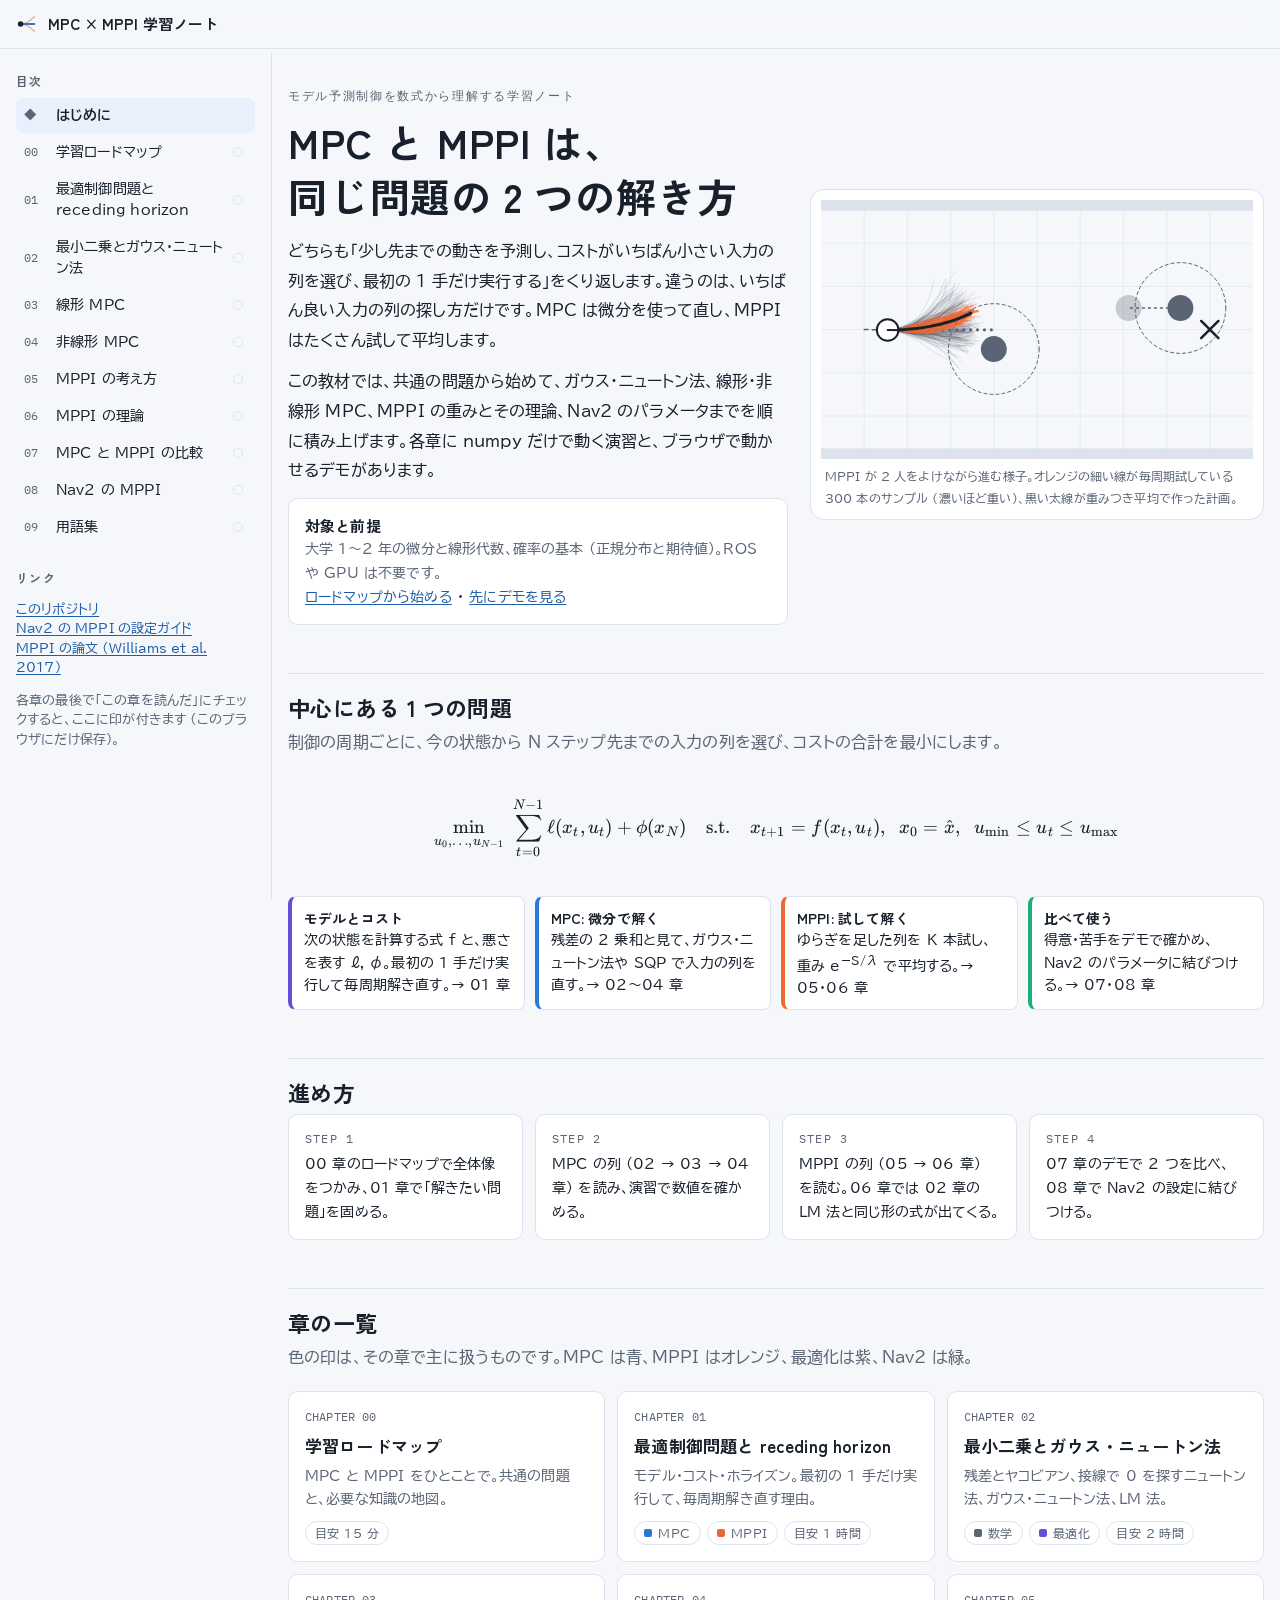
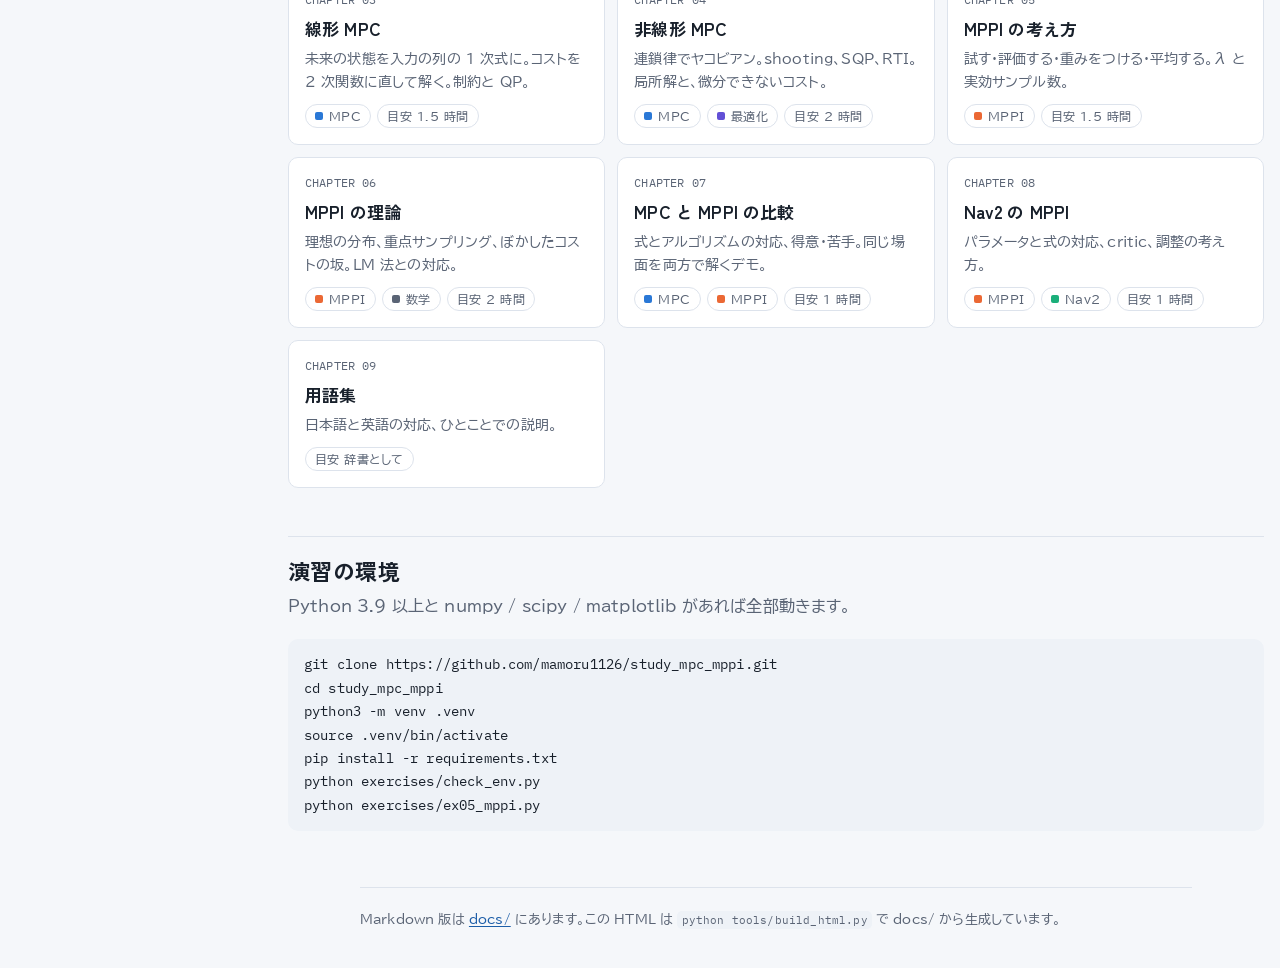
<file: index.html>
<!doctype html>
<html lang="ja">
<head>
<meta charset="utf-8">
<meta name="viewport" content="width=device-width, initial-scale=1">
<meta http-equiv="refresh" content="0; url=html/index.html">
<link rel="canonical" href="html/index.html">
<title>MPC × MPPI 学習ノート</title>
</head>
<body>
<p><a href="html/index.html">MPC × MPPI 学習ノート (HTML 版) へ移動します</a></p>
</body>
</html>
</file>
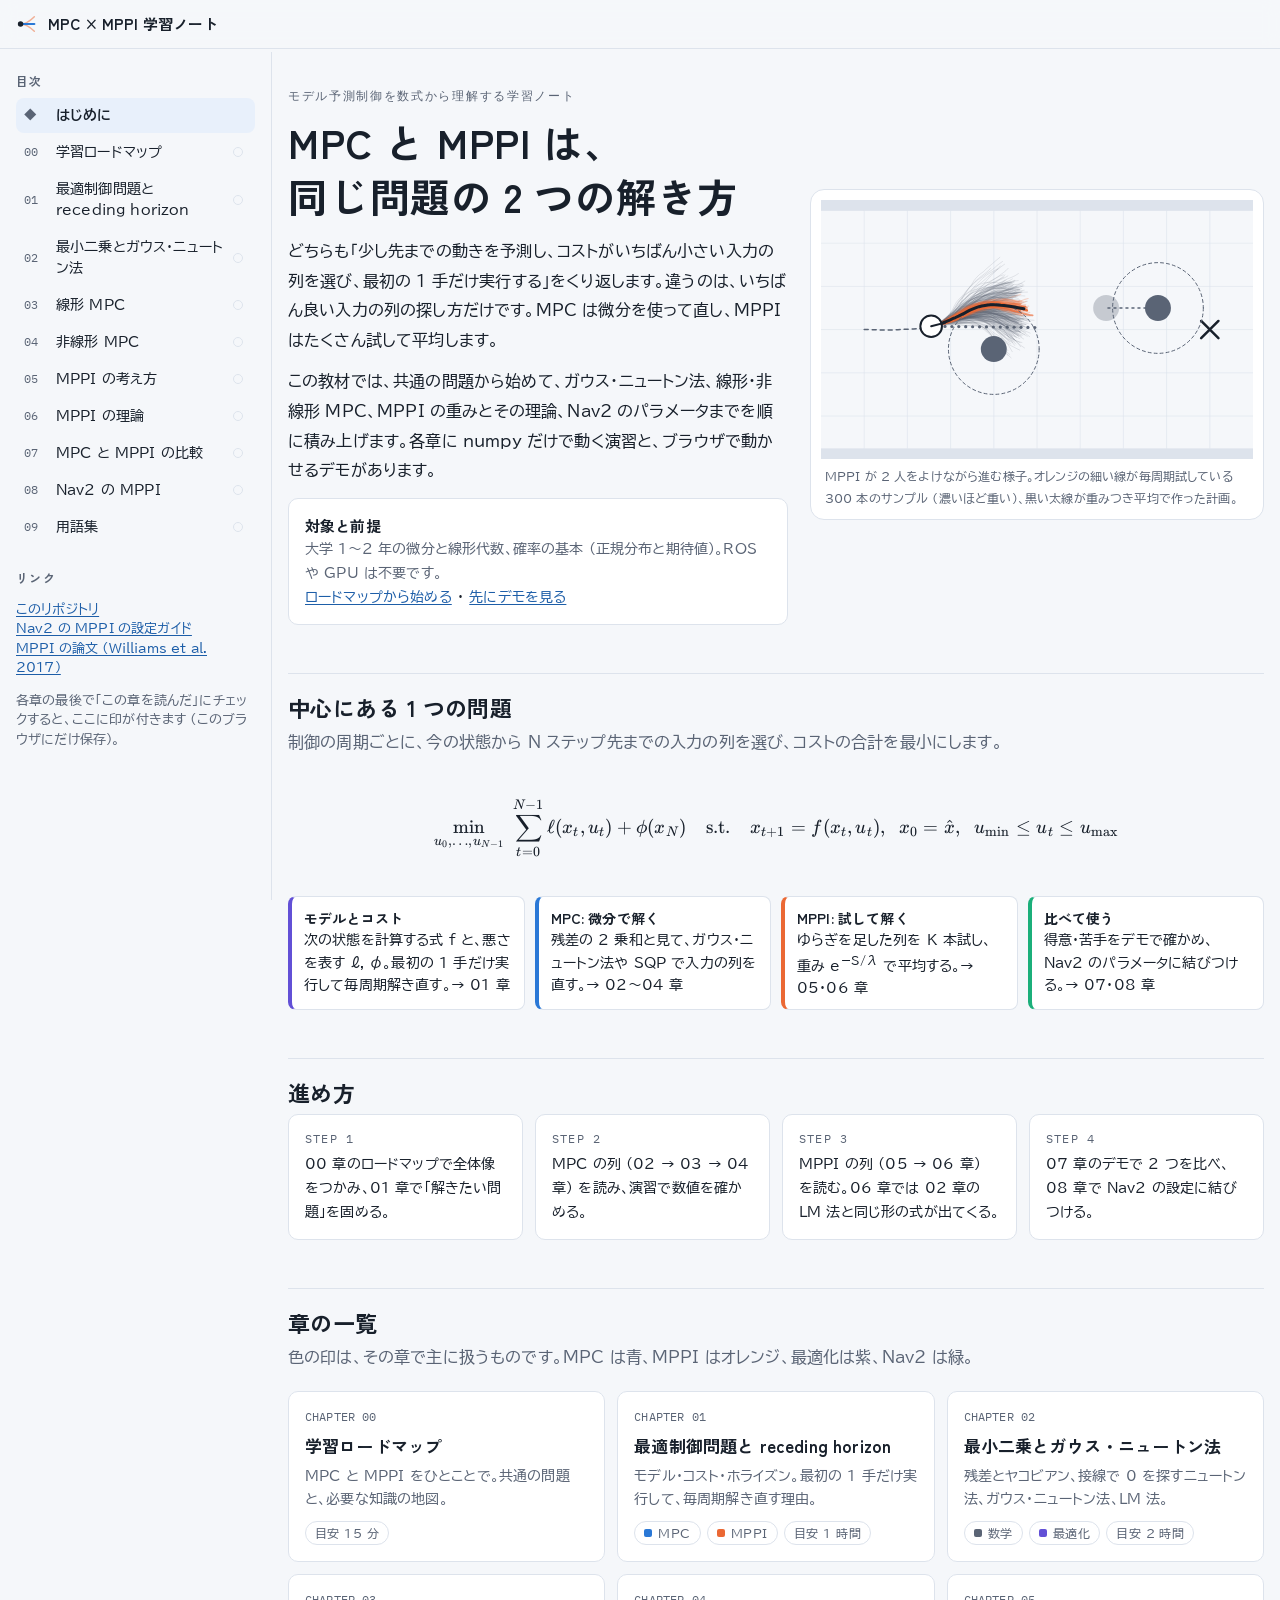
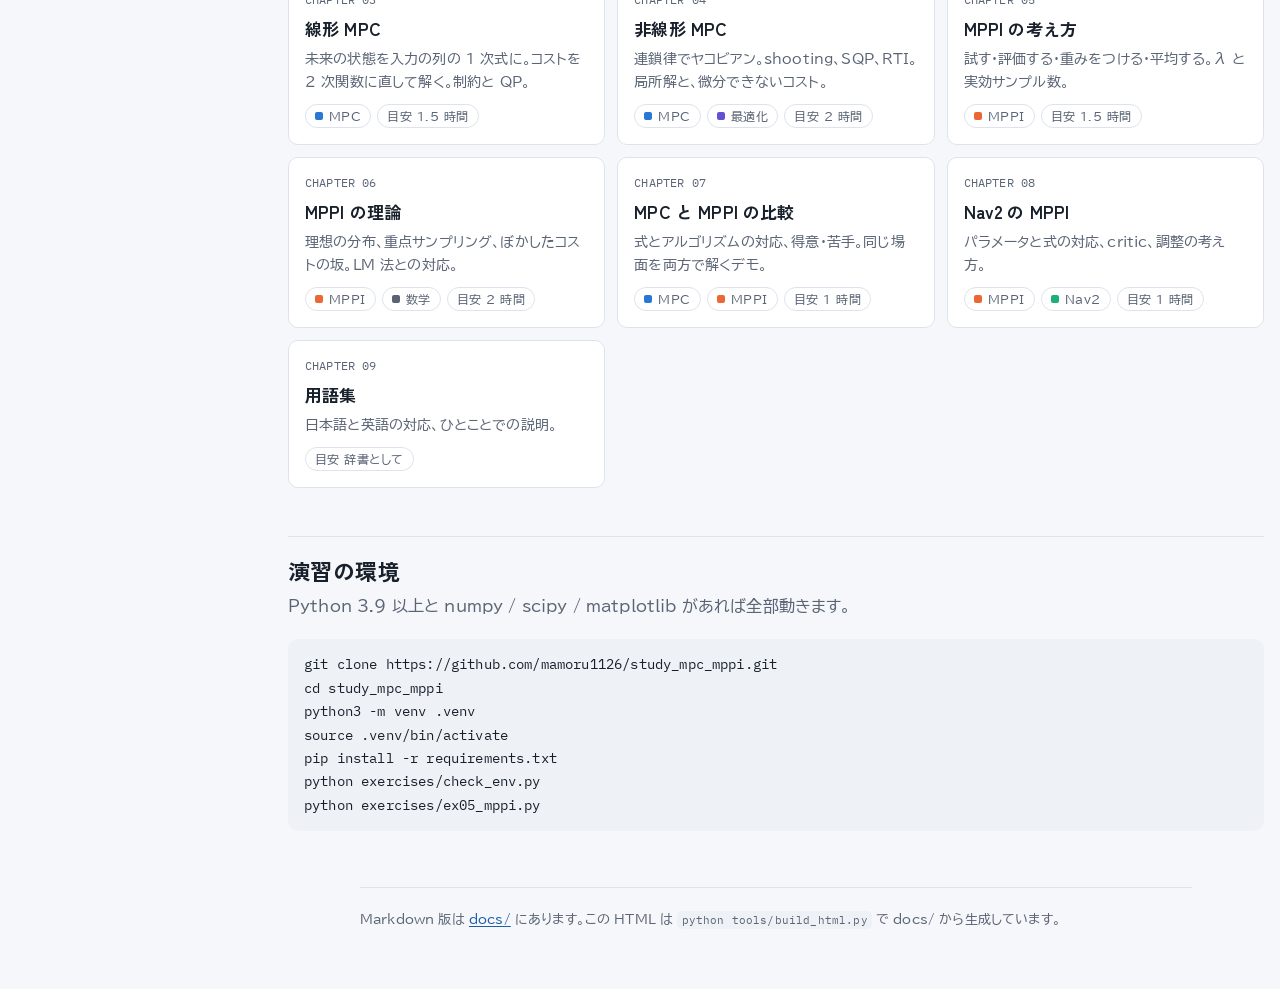
<file: html/index.html>
<!doctype html>
<html lang="ja">
<head>
<meta charset="utf-8">
<meta name="viewport" content="width=device-width, initial-scale=1, viewport-fit=cover">
<title>MPC × MPPI 学習ノート</title>
<link rel="preconnect" href="https://fonts.googleapis.com">
<link rel="preconnect" href="https://fonts.gstatic.com" crossorigin>
<link rel="stylesheet" href="https://fonts.googleapis.com/css2?family=BIZ+UDPGothic:wght@400;700&family=IBM+Plex+Mono:wght@400;500&family=Zen+Kaku+Gothic+New:wght@500;700&display=swap">
<link rel="stylesheet" href="assets/style.css">
<link rel="stylesheet" href="assets/katex/katex.css">
<script defer src="assets/katex/katex.min.js"></script>
<script defer src="assets/katex/auto-render.min.js"></script>
</head>
<body>
<header class="topbar">
  <a class="brand" href="index.html"><svg class="brand-mark" viewBox="0 0 24 24" aria-hidden="true"><path d="M5 12 Q 12 12 20 4" fill="none" stroke="var(--mppi)" stroke-width="1.6" stroke-linecap="round" opacity=".5"/><path d="M5 12 Q 12 12 20 20" fill="none" stroke="var(--mppi)" stroke-width="1.6" stroke-linecap="round" opacity=".5"/><path d="M5 12 H 20" fill="none" stroke="var(--mpc)" stroke-width="2.4" stroke-linecap="round"/><circle cx="5" cy="12" r="3" fill="var(--ink)"/></svg><span>MPC × MPPI 学習ノート</span></a>
  <button class="menu-btn" type="button" aria-expanded="false" aria-label="目次を開く">目次</button>
</header>
<div class="layout">
<nav class="rail" aria-label="章の一覧"><h2>目次</h2><ul class="toc"><li><a href="index.html" aria-current="page"><span class="num">◆</span><span>はじめに</span><span></span></a></li><li><a href="00_roadmap.html"><span class="num">00</span><span>学習ロードマップ</span><span class="done" data-done-slug="00_roadmap" title="読了"></span></a></li><li><a href="01_optimal_control.html"><span class="num">01</span><span>最適制御問題と receding horizon</span><span class="done" data-done-slug="01_optimal_control" title="読了"></span></a></li><li><a href="02_least_squares_gauss_newton.html"><span class="num">02</span><span>最小二乗とガウス・ニュートン法</span><span class="done" data-done-slug="02_least_squares_gauss_newton" title="読了"></span></a></li><li><a href="03_linear_mpc.html"><span class="num">03</span><span>線形 MPC</span><span class="done" data-done-slug="03_linear_mpc" title="読了"></span></a></li><li><a href="04_nonlinear_mpc.html"><span class="num">04</span><span>非線形 MPC</span><span class="done" data-done-slug="04_nonlinear_mpc" title="読了"></span></a></li><li><a href="05_mppi_basics.html"><span class="num">05</span><span>MPPI の考え方</span><span class="done" data-done-slug="05_mppi_basics" title="読了"></span></a></li><li><a href="06_mppi_theory.html"><span class="num">06</span><span>MPPI の理論</span><span class="done" data-done-slug="06_mppi_theory" title="読了"></span></a></li><li><a href="07_comparison.html"><span class="num">07</span><span>MPC と MPPI の比較</span><span class="done" data-done-slug="07_comparison" title="読了"></span></a></li><li><a href="08_nav2_mppi.html"><span class="num">08</span><span>Nav2 の MPPI</span><span class="done" data-done-slug="08_nav2_mppi" title="読了"></span></a></li><li><a href="09_glossary.html"><span class="num">09</span><span>用語集</span><span class="done" data-done-slug="09_glossary" title="読了"></span></a></li></ul><h2>リンク</h2><p class="rail-note"><a href="https://github.com/mamoru1126/study_mpc_mppi" target="_blank" rel="noopener">このリポジトリ</a><br><a href="https://docs.nav2.org/configuration/packages/configuring-mppic.html" target="_blank" rel="noopener">Nav2 の MPPI の設定ガイド</a><br><a href="https://homes.cs.washington.edu/~bboots/files/InformationTheoreticMPC.pdf" target="_blank" rel="noopener">MPPI の論文 (Williams et al. 2017)</a></p><p class="rail-note">各章の最後で「この章を読んだ」にチェックすると、ここに印が付きます (このブラウザにだけ保存)。</p></nav>
<main>
<div class="article" style="max-width:none">
<section class="hero">
  <div>
    <div class="eyebrow">モデル予測制御を数式から理解する学習ノート</div>
    <h1>MPC と MPPI は、同じ問題の 2 つの解き方</h1>
    <p>どちらも「少し先までの動きを予測し、コストがいちばん小さい入力の列を選び、最初の 1 手だけ実行する」をくり返します。違うのは、いちばん良い入力の列の探し方だけです。MPC は微分を使って直し、MPPI はたくさん試して平均します。</p>
    <p>この教材では、共通の問題から始めて、ガウス・ニュートン法、線形・非線形 MPC、MPPI の重みとその理論、Nav2 のパラメータまでを順に積み上げます。各章に numpy だけで動く演習と、ブラウザで動かせるデモがあります。</p>
    <div class="paper-card">
      <div class="t">対象と前提</div>
      <div class="a">大学 1〜2 年の微分と線形代数、確率の基本 (正規分布と期待値)。ROS や GPU は不要です。</div>
      <div><a href="00_roadmap.html">ロードマップから始める</a> ・ <a href="07_comparison.html">先にデモを見る</a></div>
    </div>
  </div>
  <div class="scan-hero">
    <canvas id="hero-mppi" aria-label="MPPI のアニメーション。ロボットが 2 人をよけながらゴールへ向かう。オレンジの線が試しているサンプルで、濃いほど重みが大きい"></canvas>
    <p>MPPI が 2 人をよけながら進む様子。オレンジの細い線が毎周期試している 300 本のサンプル (濃いほど重い)、黒い太線が重みつき平均で作った計画。</p>
  </div>
</section>

<section class="section">
  <h2>中心にある 1 つの問題</h2>
  <p class="lead">制御の周期ごとに、今の状態から N ステップ先までの入力の列を選び、コストの合計を最小にします。</p>
  <div class="arithmatex">\[
\min_{u_0, \dots, u_{N-1}} \ \sum_{t=0}^{N-1} \ell(x_t, u_t) + \phi(x_N)
\quad \text{s.t.} \quad x_{t+1} = f(x_t, u_t), \ \ x_0 = \hat x, \ \ u_{\min} \le u_t \le u_{\max}
\]</div>
  <div class="term-grid">
    <div class="term" style="--c:var(--opt)"><b>モデルとコスト</b>次の状態を計算する式 f と、悪さを表す ℓ, φ。最初の 1 手だけ実行して毎周期解き直す。→ 01 章</div>
    <div class="term" style="--c:var(--mpc)"><b>MPC: 微分で解く</b>残差の 2 乗和と見て、ガウス・ニュートン法や SQP で入力の列を直す。→ 02〜04 章</div>
    <div class="term" style="--c:var(--mppi)"><b>MPPI: 試して解く</b>ゆらぎを足した列を K 本試し、重み e<sup>−S/λ</sup> で平均する。→ 05・06 章</div>
    <div class="term" style="--c:var(--nav2)"><b>比べて使う</b>得意・苦手をデモで確かめ、Nav2 のパラメータに結びつける。→ 07・08 章</div>
  </div>
</section>

<section class="section">
  <h2>進め方</h2>
  <ol class="steps">
    <li>00 章のロードマップで全体像をつかみ、01 章で「解きたい問題」を固める。</li>
    <li>MPC の列 (02 → 03 → 04 章) を読み、演習で数値を確かめる。</li>
    <li>MPPI の列 (05 → 06 章) を読む。06 章では 02 章の LM 法と同じ形の式が出てくる。</li>
    <li>07 章のデモで 2 つを比べ、08 章で Nav2 の設定に結びつける。</li>
  </ol>
</section>

<section class="section">
  <h2>章の一覧</h2>
  <p class="lead">色の印は、その章で主に扱うものです。MPC は青、MPPI はオレンジ、最適化は紫、Nav2 は緑。</p>
  <div class="cards"><a class="card" href="00_roadmap.html"><span class="n"><span>CHAPTER 00</span><span class="done-badge" data-done-badge="00_roadmap" hidden>読了</span></span><span class="ttl">学習ロードマップ</span><span class="sum">MPC と MPPI をひとことで。共通の問題と、必要な知識の地図。</span><span class="chips"><span class="chip time">目安 15 分</span></span></a><a class="card" href="01_optimal_control.html"><span class="n"><span>CHAPTER 01</span><span class="done-badge" data-done-badge="01_optimal_control" hidden>読了</span></span><span class="ttl">最適制御問題と receding horizon</span><span class="sum">モデル・コスト・ホライズン。最初の 1 手だけ実行して、毎周期解き直す理由。</span><span class="chips"><span class="chip mpc">MPC</span><span class="chip mppi">MPPI</span><span class="chip time">目安 1 時間</span></span></a><a class="card" href="02_least_squares_gauss_newton.html"><span class="n"><span>CHAPTER 02</span><span class="done-badge" data-done-badge="02_least_squares_gauss_newton" hidden>読了</span></span><span class="ttl">最小二乗とガウス・ニュートン法</span><span class="sum">残差とヤコビアン、接線で 0 を探すニュートン法、ガウス・ニュートン法、LM 法。</span><span class="chips"><span class="chip math">数学</span><span class="chip opt">最適化</span><span class="chip time">目安 2 時間</span></span></a><a class="card" href="03_linear_mpc.html"><span class="n"><span>CHAPTER 03</span><span class="done-badge" data-done-badge="03_linear_mpc" hidden>読了</span></span><span class="ttl">線形 MPC</span><span class="sum">未来の状態を入力の列の 1 次式に。コストを 2 次関数に直して解く。制約と QP。</span><span class="chips"><span class="chip mpc">MPC</span><span class="chip time">目安 1.5 時間</span></span></a><a class="card" href="04_nonlinear_mpc.html"><span class="n"><span>CHAPTER 04</span><span class="done-badge" data-done-badge="04_nonlinear_mpc" hidden>読了</span></span><span class="ttl">非線形 MPC</span><span class="sum">連鎖律でヤコビアン。shooting、SQP、RTI。局所解と、微分できないコスト。</span><span class="chips"><span class="chip mpc">MPC</span><span class="chip opt">最適化</span><span class="chip time">目安 2 時間</span></span></a><a class="card" href="05_mppi_basics.html"><span class="n"><span>CHAPTER 05</span><span class="done-badge" data-done-badge="05_mppi_basics" hidden>読了</span></span><span class="ttl">MPPI の考え方</span><span class="sum">試す・評価する・重みをつける・平均する。λ と実効サンプル数。</span><span class="chips"><span class="chip mppi">MPPI</span><span class="chip time">目安 1.5 時間</span></span></a><a class="card" href="06_mppi_theory.html"><span class="n"><span>CHAPTER 06</span><span class="done-badge" data-done-badge="06_mppi_theory" hidden>読了</span></span><span class="ttl">MPPI の理論</span><span class="sum">理想の分布、重点サンプリング、ぼかしたコストの坂。LM 法との対応。</span><span class="chips"><span class="chip mppi">MPPI</span><span class="chip math">数学</span><span class="chip time">目安 2 時間</span></span></a><a class="card" href="07_comparison.html"><span class="n"><span>CHAPTER 07</span><span class="done-badge" data-done-badge="07_comparison" hidden>読了</span></span><span class="ttl">MPC と MPPI の比較</span><span class="sum">式とアルゴリズムの対応、得意・苦手。同じ場面を両方で解くデモ。</span><span class="chips"><span class="chip mpc">MPC</span><span class="chip mppi">MPPI</span><span class="chip time">目安 1 時間</span></span></a><a class="card" href="08_nav2_mppi.html"><span class="n"><span>CHAPTER 08</span><span class="done-badge" data-done-badge="08_nav2_mppi" hidden>読了</span></span><span class="ttl">Nav2 の MPPI</span><span class="sum">パラメータと式の対応、critic、調整の考え方。</span><span class="chips"><span class="chip mppi">MPPI</span><span class="chip nav2">Nav2</span><span class="chip time">目安 1 時間</span></span></a><a class="card" href="09_glossary.html"><span class="n"><span>CHAPTER 09</span><span class="done-badge" data-done-badge="09_glossary" hidden>読了</span></span><span class="ttl">用語集</span><span class="sum">日本語と英語の対応、ひとことでの説明。</span><span class="chips"><span class="chip time">目安 辞書として</span></span></a></div>
</section>

<section class="section">
  <h2>演習の環境</h2>
  <p class="lead">Python 3.9 以上と numpy / scipy / matplotlib があれば全部動きます。</p>
<pre><code>git clone https://github.com/mamoru1126/study_mpc_mppi.git
cd study_mpc_mppi
python3 -m venv .venv
source .venv/bin/activate
pip install -r requirements.txt
python exercises/check_env.py
python exercises/ex05_mppi.py</code></pre>
</section>

<footer class="site">
  Markdown 版は <a href="https://github.com/mamoru1126/study_mpc_mppi/tree/master/docs" target="_blank" rel="noopener">docs/</a> にあります。この HTML は <code>python tools/build_html.py</code> で docs/ から生成しています。
</footer>
</div>
</main>
</div>
<script src="assets/app.js"></script>
<script src="assets/ctrl.js"></script>
<script src="assets/demos.js"></script>
</body>
</html>
</file>
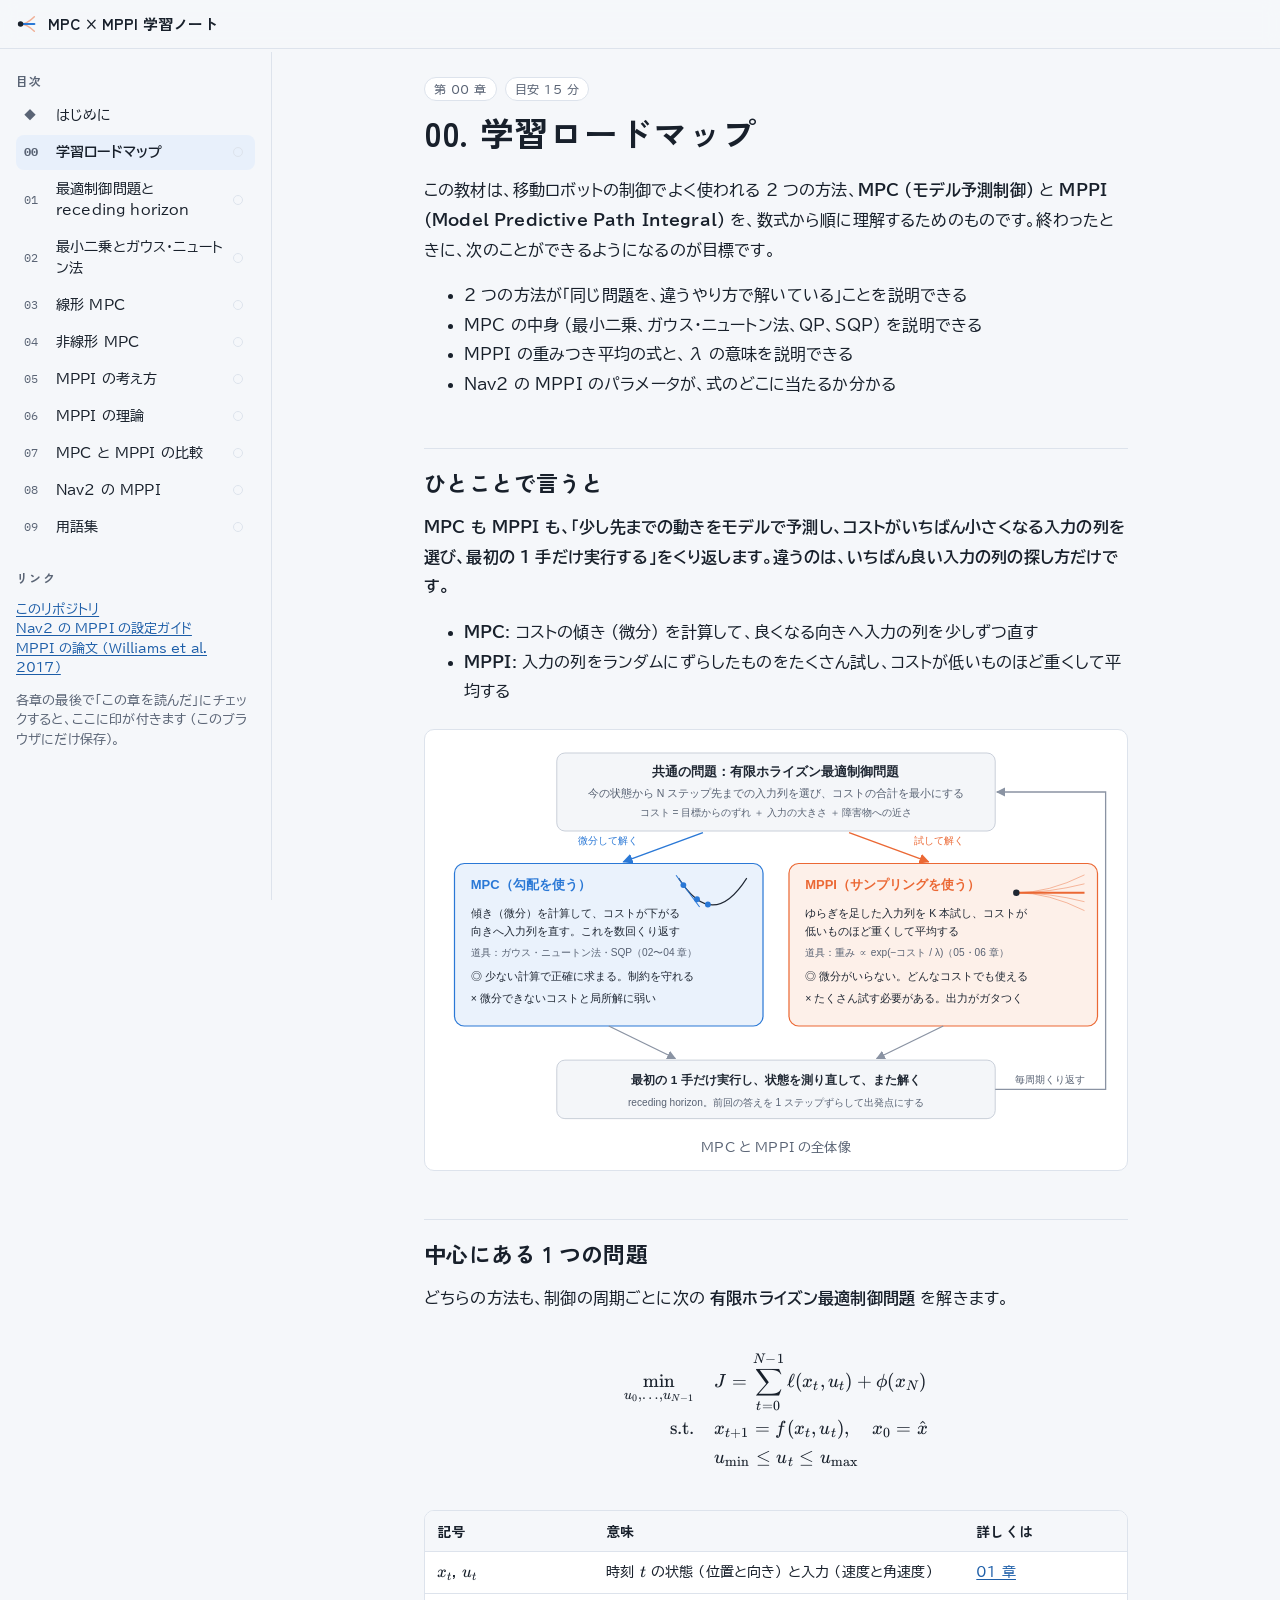
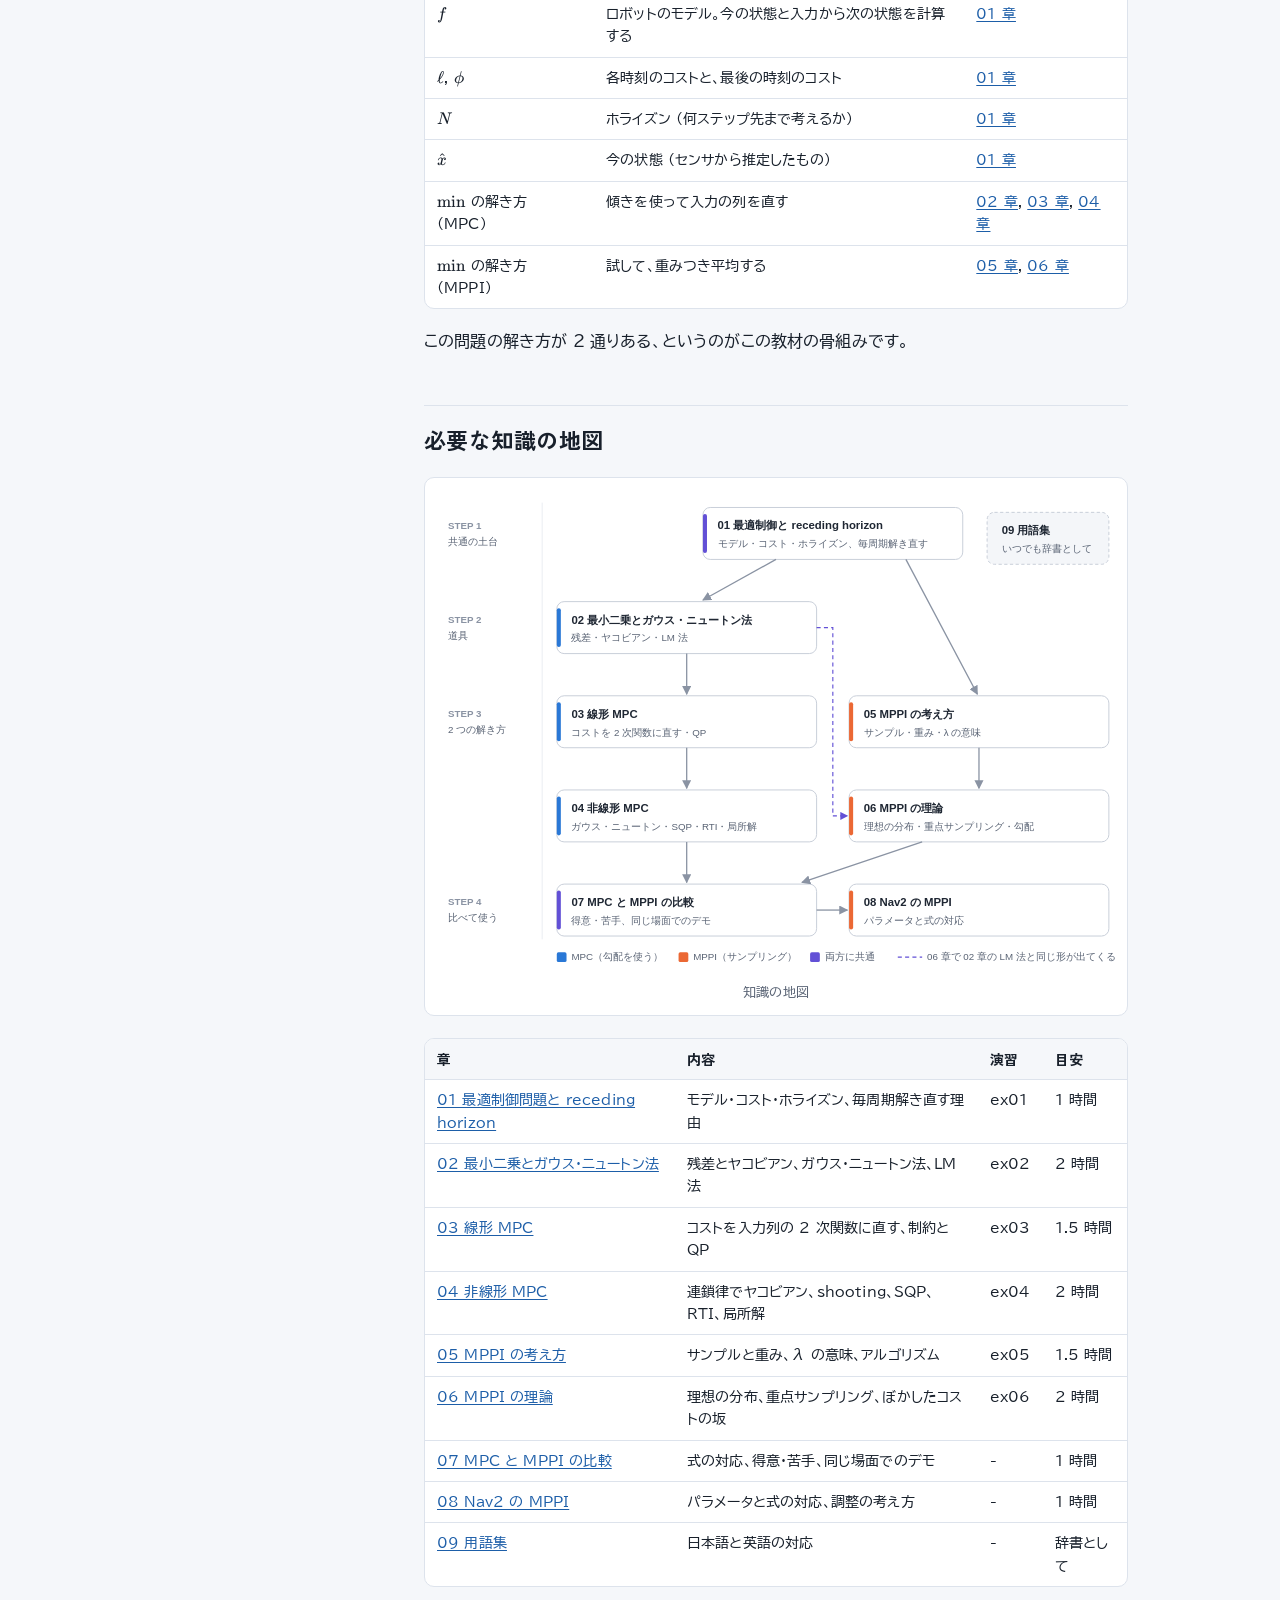
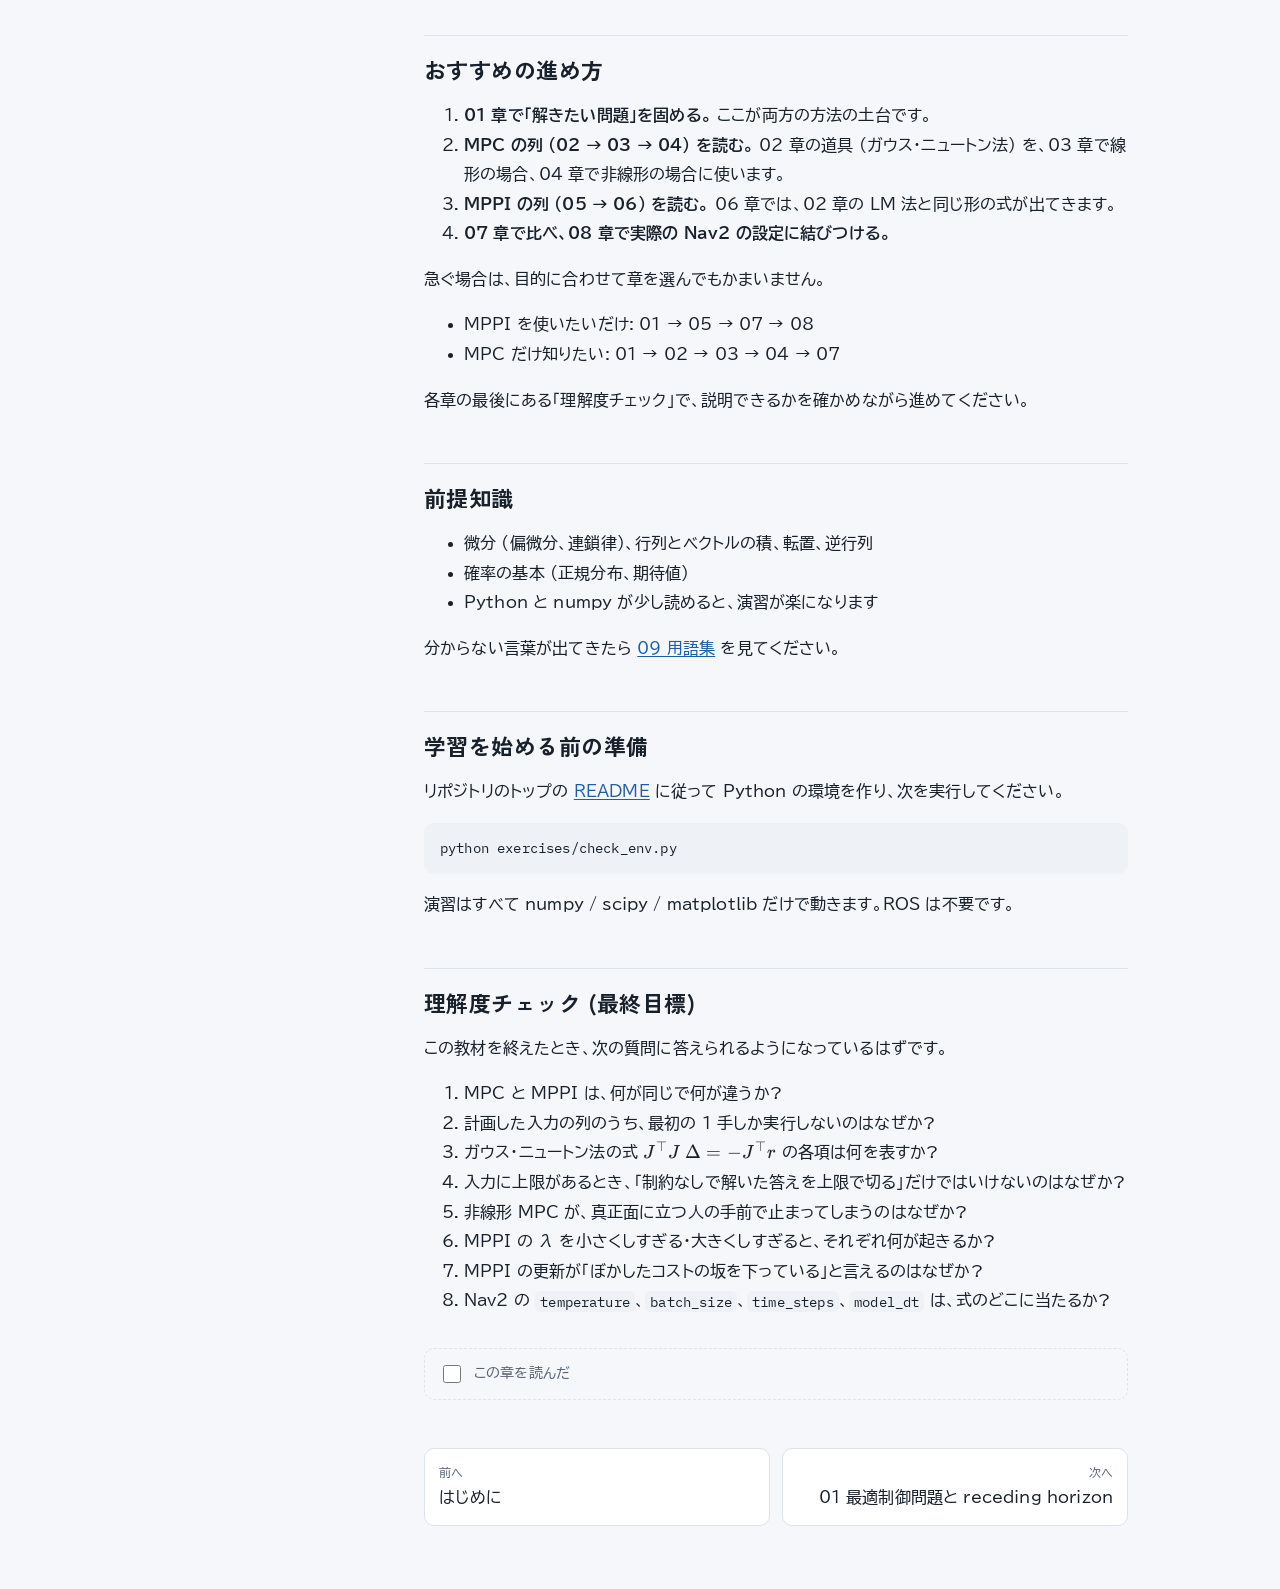
<file: html/00_roadmap.html>
<!doctype html>
<html lang="ja">
<head>
<meta charset="utf-8">
<meta name="viewport" content="width=device-width, initial-scale=1, viewport-fit=cover">
<title>学習ロードマップ | MPC × MPPI 学習ノート</title>
<link rel="preconnect" href="https://fonts.googleapis.com">
<link rel="preconnect" href="https://fonts.gstatic.com" crossorigin>
<link rel="stylesheet" href="https://fonts.googleapis.com/css2?family=BIZ+UDPGothic:wght@400;700&family=IBM+Plex+Mono:wght@400;500&family=Zen+Kaku+Gothic+New:wght@500;700&display=swap">
<link rel="stylesheet" href="assets/style.css">
<link rel="stylesheet" href="assets/katex/katex.css">
<script defer src="assets/katex/katex.min.js"></script>
<script defer src="assets/katex/auto-render.min.js"></script>
</head>
<body>
<header class="topbar">
  <a class="brand" href="index.html"><svg class="brand-mark" viewBox="0 0 24 24" aria-hidden="true"><path d="M5 12 Q 12 12 20 4" fill="none" stroke="var(--mppi)" stroke-width="1.6" stroke-linecap="round" opacity=".5"/><path d="M5 12 Q 12 12 20 20" fill="none" stroke="var(--mppi)" stroke-width="1.6" stroke-linecap="round" opacity=".5"/><path d="M5 12 H 20" fill="none" stroke="var(--mpc)" stroke-width="2.4" stroke-linecap="round"/><circle cx="5" cy="12" r="3" fill="var(--ink)"/></svg><span>MPC × MPPI 学習ノート</span></a>
  <button class="menu-btn" type="button" aria-expanded="false" aria-label="目次を開く">目次</button>
</header>
<div class="layout">
<nav class="rail" aria-label="章の一覧"><h2>目次</h2><ul class="toc"><li><a href="index.html"><span class="num">◆</span><span>はじめに</span><span></span></a></li><li><a href="00_roadmap.html" aria-current="page"><span class="num">00</span><span>学習ロードマップ</span><span class="done" data-done-slug="00_roadmap" title="読了"></span></a></li><li><a href="01_optimal_control.html"><span class="num">01</span><span>最適制御問題と receding horizon</span><span class="done" data-done-slug="01_optimal_control" title="読了"></span></a></li><li><a href="02_least_squares_gauss_newton.html"><span class="num">02</span><span>最小二乗とガウス・ニュートン法</span><span class="done" data-done-slug="02_least_squares_gauss_newton" title="読了"></span></a></li><li><a href="03_linear_mpc.html"><span class="num">03</span><span>線形 MPC</span><span class="done" data-done-slug="03_linear_mpc" title="読了"></span></a></li><li><a href="04_nonlinear_mpc.html"><span class="num">04</span><span>非線形 MPC</span><span class="done" data-done-slug="04_nonlinear_mpc" title="読了"></span></a></li><li><a href="05_mppi_basics.html"><span class="num">05</span><span>MPPI の考え方</span><span class="done" data-done-slug="05_mppi_basics" title="読了"></span></a></li><li><a href="06_mppi_theory.html"><span class="num">06</span><span>MPPI の理論</span><span class="done" data-done-slug="06_mppi_theory" title="読了"></span></a></li><li><a href="07_comparison.html"><span class="num">07</span><span>MPC と MPPI の比較</span><span class="done" data-done-slug="07_comparison" title="読了"></span></a></li><li><a href="08_nav2_mppi.html"><span class="num">08</span><span>Nav2 の MPPI</span><span class="done" data-done-slug="08_nav2_mppi" title="読了"></span></a></li><li><a href="09_glossary.html"><span class="num">09</span><span>用語集</span><span class="done" data-done-slug="09_glossary" title="読了"></span></a></li></ul><h2>リンク</h2><p class="rail-note"><a href="https://github.com/mamoru1126/study_mpc_mppi" target="_blank" rel="noopener">このリポジトリ</a><br><a href="https://docs.nav2.org/configuration/packages/configuring-mppic.html" target="_blank" rel="noopener">Nav2 の MPPI の設定ガイド</a><br><a href="https://homes.cs.washington.edu/~bboots/files/InformationTheoreticMPC.pdf" target="_blank" rel="noopener">MPPI の論文 (Williams et al. 2017)</a></p><p class="rail-note">各章の最後で「この章を読んだ」にチェックすると、ここに印が付きます (このブラウザにだけ保存)。</p></nav>
<main>
<article class="article">
<div class="chapter-meta"><span class="chip time">第 00 章</span><span class="chip time">目安 15 分</span></div>
<h1 id="00-学習ロードマップ">00. 学習ロードマップ</h1>
<p>この教材は、移動ロボットの制御でよく使われる 2 つの方法、<strong>MPC (モデル予測制御)</strong> と <strong>MPPI (Model Predictive Path Integral)</strong> を、数式から順に理解するためのものです。終わったときに、次のことができるようになるのが目標です。</p>
<ul>
<li>2 つの方法が「同じ問題を、違うやり方で解いている」ことを説明できる</li>
<li>MPC の中身 (最小二乗、ガウス・ニュートン法、QP、SQP) を説明できる</li>
<li>MPPI の重みつき平均の式と、λ の意味を説明できる</li>
<li>Nav2 の MPPI のパラメータが、式のどこに当たるか分かる</li>
</ul>
<h2 id="ひとことで言うと">ひとことで言うと</h2>
<p><strong>MPC も MPPI も、「少し先までの動きをモデルで予測し、コストがいちばん小さくなる入力の列を選び、最初の 1 手だけ実行する」をくり返します。違うのは、いちばん良い入力の列の探し方だけです。</strong></p>
<ul>
<li><strong>MPC</strong>: コストの傾き (微分) を計算して、良くなる向きへ入力の列を少しずつ直す</li>
<li><strong>MPPI</strong>: 入力の列をランダムにずらしたものをたくさん試し、コストが低いものほど重くして平均する</li>
</ul>
<p><img alt="MPC と MPPI の全体像" src="figures/fig_overview.svg" /></p>
<h2 id="中心にある-1-つの問題">中心にある 1 つの問題</h2>
<p>どちらの方法も、制御の周期ごとに次の <strong>有限ホライズン最適制御問題</strong> を解きます。</p>
<div class="arithmatex">\[
\begin{aligned}
\min_{u_0, \dots, u_{N-1}} \quad & J = \sum_{t=0}^{N-1} \ell(x_t, u_t) + \phi(x_N) \\
\text{s.t.} \quad & x_{t+1} = f(x_t, u_t), \quad x_0 = \hat{x} \\
& u_{\min} \le u_t \le u_{\max}
\end{aligned}
\]</div>
<table>
<thead>
<tr>
<th>記号</th>
<th>意味</th>
<th>詳しくは</th>
</tr>
</thead>
<tbody>
<tr>
<td><span class="arithmatex">\(x_t\)</span>, <span class="arithmatex">\(u_t\)</span></td>
<td>時刻 <span class="arithmatex">\(t\)</span> の状態 (位置と向き) と入力 (速度と角速度)</td>
<td><a href="01_optimal_control.html">01 章</a></td>
</tr>
<tr>
<td><span class="arithmatex">\(f\)</span></td>
<td>ロボットのモデル。今の状態と入力から次の状態を計算する</td>
<td><a href="01_optimal_control.html">01 章</a></td>
</tr>
<tr>
<td><span class="arithmatex">\(\ell\)</span>, <span class="arithmatex">\(\phi\)</span></td>
<td>各時刻のコストと、最後の時刻のコスト</td>
<td><a href="01_optimal_control.html">01 章</a></td>
</tr>
<tr>
<td><span class="arithmatex">\(N\)</span></td>
<td>ホライズン (何ステップ先まで考えるか)</td>
<td><a href="01_optimal_control.html">01 章</a></td>
</tr>
<tr>
<td><span class="arithmatex">\(\hat{x}\)</span></td>
<td>今の状態 (センサから推定したもの)</td>
<td><a href="01_optimal_control.html">01 章</a></td>
</tr>
<tr>
<td><span class="arithmatex">\(\min\)</span> の解き方 (MPC)</td>
<td>傾きを使って入力の列を直す</td>
<td><a href="02_least_squares_gauss_newton.html">02 章</a>, <a href="03_linear_mpc.html">03 章</a>, <a href="04_nonlinear_mpc.html">04 章</a></td>
</tr>
<tr>
<td><span class="arithmatex">\(\min\)</span> の解き方 (MPPI)</td>
<td>試して、重みつき平均する</td>
<td><a href="05_mppi_basics.html">05 章</a>, <a href="06_mppi_theory.html">06 章</a></td>
</tr>
</tbody>
</table>
<p>この問題の解き方が 2 通りある、というのがこの教材の骨組みです。</p>
<h2 id="必要な知識の地図">必要な知識の地図</h2>
<p><img alt="知識の地図" src="figures/fig_knowledge_map.svg" /></p>
<table>
<thead>
<tr>
<th>章</th>
<th>内容</th>
<th>演習</th>
<th>目安</th>
</tr>
</thead>
<tbody>
<tr>
<td><a href="01_optimal_control.html">01 最適制御問題と receding horizon</a></td>
<td>モデル・コスト・ホライズン、毎周期解き直す理由</td>
<td>ex01</td>
<td>1 時間</td>
</tr>
<tr>
<td><a href="02_least_squares_gauss_newton.html">02 最小二乗とガウス・ニュートン法</a></td>
<td>残差とヤコビアン、ガウス・ニュートン法、LM 法</td>
<td>ex02</td>
<td>2 時間</td>
</tr>
<tr>
<td><a href="03_linear_mpc.html">03 線形 MPC</a></td>
<td>コストを入力列の 2 次関数に直す、制約と QP</td>
<td>ex03</td>
<td>1.5 時間</td>
</tr>
<tr>
<td><a href="04_nonlinear_mpc.html">04 非線形 MPC</a></td>
<td>連鎖律でヤコビアン、shooting、SQP、RTI、局所解</td>
<td>ex04</td>
<td>2 時間</td>
</tr>
<tr>
<td><a href="05_mppi_basics.html">05 MPPI の考え方</a></td>
<td>サンプルと重み、λ の意味、アルゴリズム</td>
<td>ex05</td>
<td>1.5 時間</td>
</tr>
<tr>
<td><a href="06_mppi_theory.html">06 MPPI の理論</a></td>
<td>理想の分布、重点サンプリング、ぼかしたコストの坂</td>
<td>ex06</td>
<td>2 時間</td>
</tr>
<tr>
<td><a href="07_comparison.html">07 MPC と MPPI の比較</a></td>
<td>式の対応、得意・苦手、同じ場面でのデモ</td>
<td>-</td>
<td>1 時間</td>
</tr>
<tr>
<td><a href="08_nav2_mppi.html">08 Nav2 の MPPI</a></td>
<td>パラメータと式の対応、調整の考え方</td>
<td>-</td>
<td>1 時間</td>
</tr>
<tr>
<td><a href="09_glossary.html">09 用語集</a></td>
<td>日本語と英語の対応</td>
<td>-</td>
<td>辞書として</td>
</tr>
</tbody>
</table>
<h2 id="おすすめの進め方">おすすめの進め方</h2>
<ol>
<li><strong>01 章で「解きたい問題」を固める。</strong> ここが両方の方法の土台です。</li>
<li><strong>MPC の列 (02 → 03 → 04) を読む。</strong> 02 章の道具 (ガウス・ニュートン法) を、03 章で線形の場合、04 章で非線形の場合に使います。</li>
<li><strong>MPPI の列 (05 → 06) を読む。</strong> 06 章では、02 章の LM 法と同じ形の式が出てきます。</li>
<li><strong>07 章で比べ、08 章で実際の Nav2 の設定に結びつける。</strong></li>
</ol>
<p>急ぐ場合は、目的に合わせて章を選んでもかまいません。</p>
<ul>
<li>MPPI を使いたいだけ: 01 → 05 → 07 → 08</li>
<li>MPC だけ知りたい: 01 → 02 → 03 → 04 → 07</li>
</ul>
<p>各章の最後にある「理解度チェック」で、説明できるかを確かめながら進めてください。</p>
<h2 id="前提知識">前提知識</h2>
<ul>
<li>微分 (偏微分、連鎖律)、行列とベクトルの積、転置、逆行列</li>
<li>確率の基本 (正規分布、期待値)</li>
<li>Python と numpy が少し読めると、演習が楽になります</li>
</ul>
<p>分からない言葉が出てきたら <a href="09_glossary.html">09 用語集</a> を見てください。</p>
<h2 id="学習を始める前の準備">学習を始める前の準備</h2>
<p>リポジトリのトップの <a href="index.html">README</a> に従って Python の環境を作り、次を実行してください。</p>
<div class="highlight"><pre><span></span><code>python<span class="w"> </span>exercises/check_env.py
</code></pre></div>
<p>演習はすべて numpy / scipy / matplotlib だけで動きます。ROS は不要です。</p>
<h2 id="理解度チェック-最終目標">理解度チェック (最終目標)</h2>
<p>この教材を終えたとき、次の質問に答えられるようになっているはずです。</p>
<ol>
<li>MPC と MPPI は、何が同じで何が違うか?</li>
<li>計画した入力の列のうち、最初の 1 手しか実行しないのはなぜか?</li>
<li>ガウス・ニュートン法の式 <span class="arithmatex">\(J^\top J\,\Delta = -J^\top r\)</span> の各項は何を表すか?</li>
<li>入力に上限があるとき、「制約なしで解いた答えを上限で切る」だけではいけないのはなぜか?</li>
<li>非線形 MPC が、真正面に立つ人の手前で止まってしまうのはなぜか?</li>
<li>MPPI の λ を小さくしすぎる・大きくしすぎると、それぞれ何が起きるか?</li>
<li>MPPI の更新が「ぼかしたコストの坂を下っている」と言えるのはなぜか?</li>
<li>Nav2 の <code>temperature</code>、<code>batch_size</code>、<code>time_steps</code>、<code>model_dt</code> は、式のどこに当たるか?</li>
</ol>
<label class="read-toggle"><input type="checkbox" id="read-toggle" data-slug="00_roadmap"> この章を読んだ</label>
<nav class="pager" aria-label="前後の章"><a class="prev" href="index.html"><small>前へ</small>はじめに</a><a class="next" href="01_optimal_control.html"><small>次へ</small>01 最適制御問題と receding horizon</a></nav>
</article>
</main>
</div>
<script src="assets/app.js"></script>
<script src="assets/ctrl.js"></script>
<script src="assets/demos.js"></script>
</body>
</html>
</file>
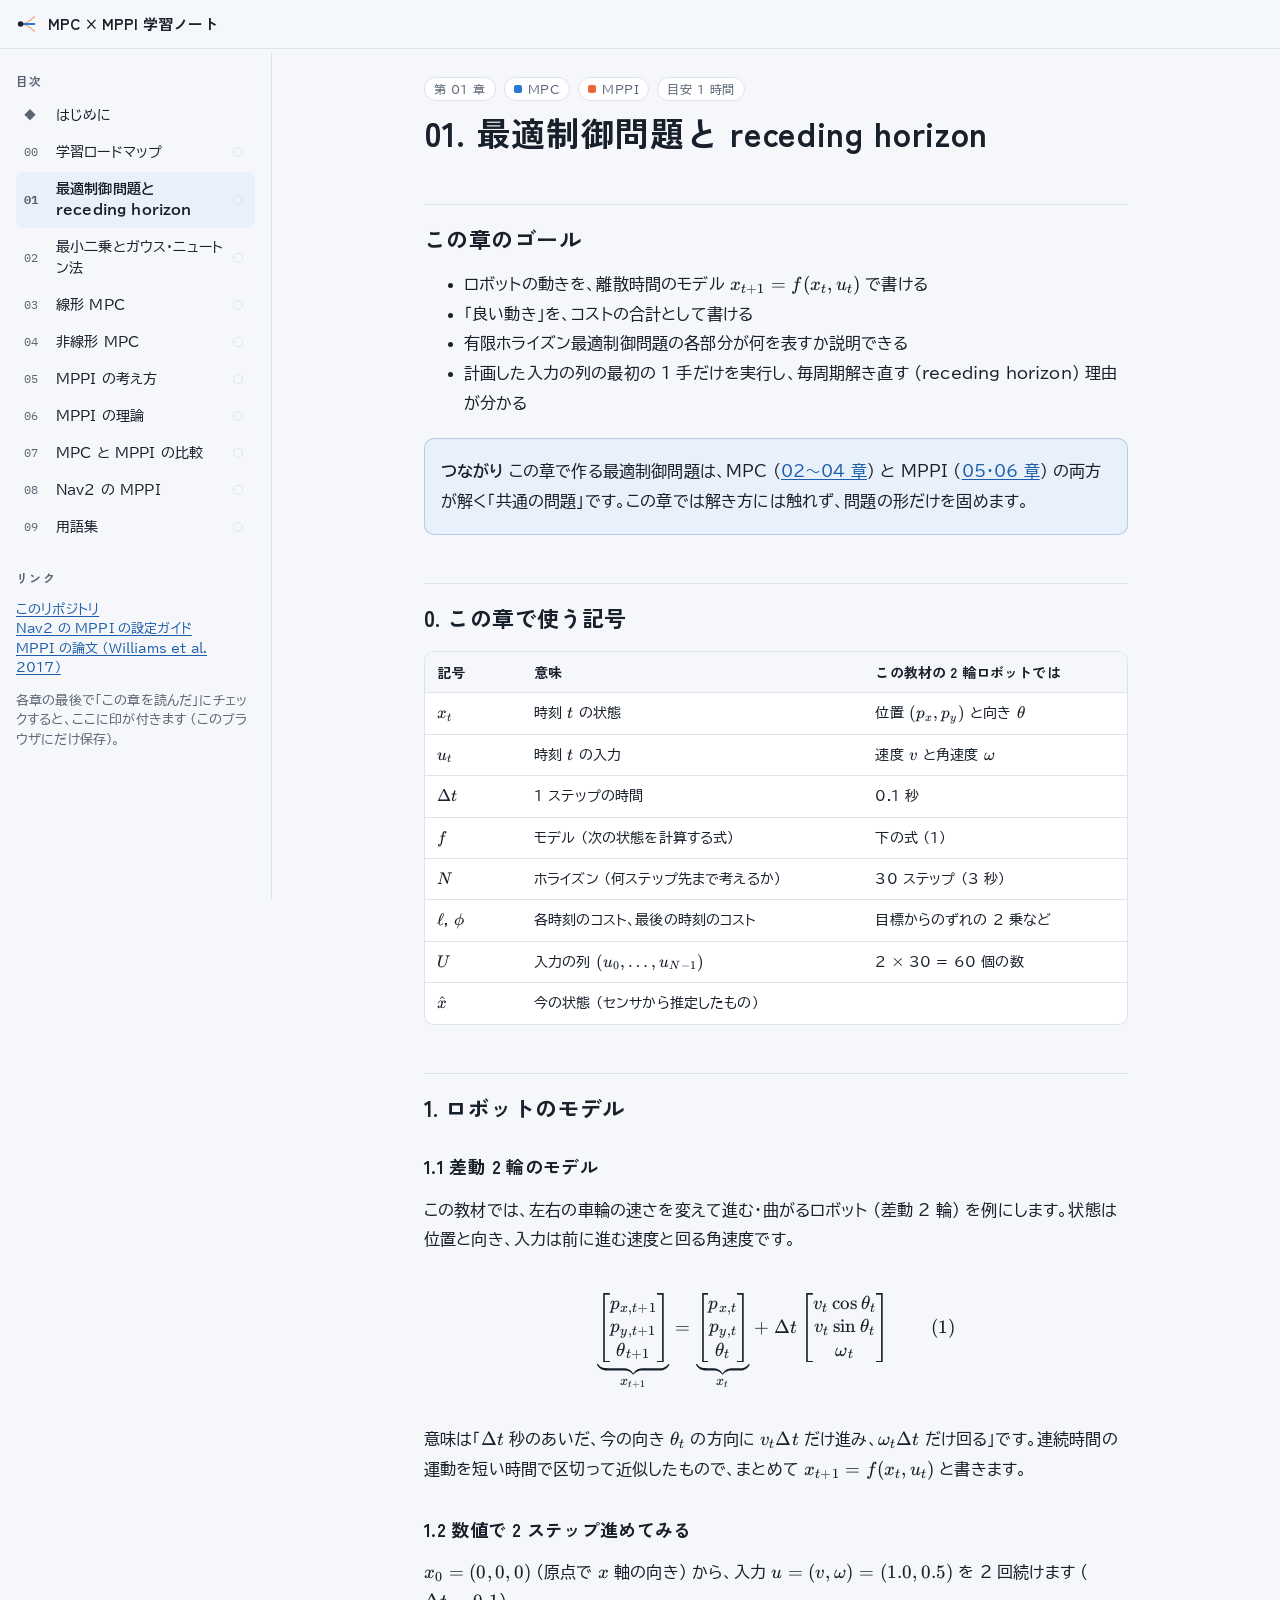
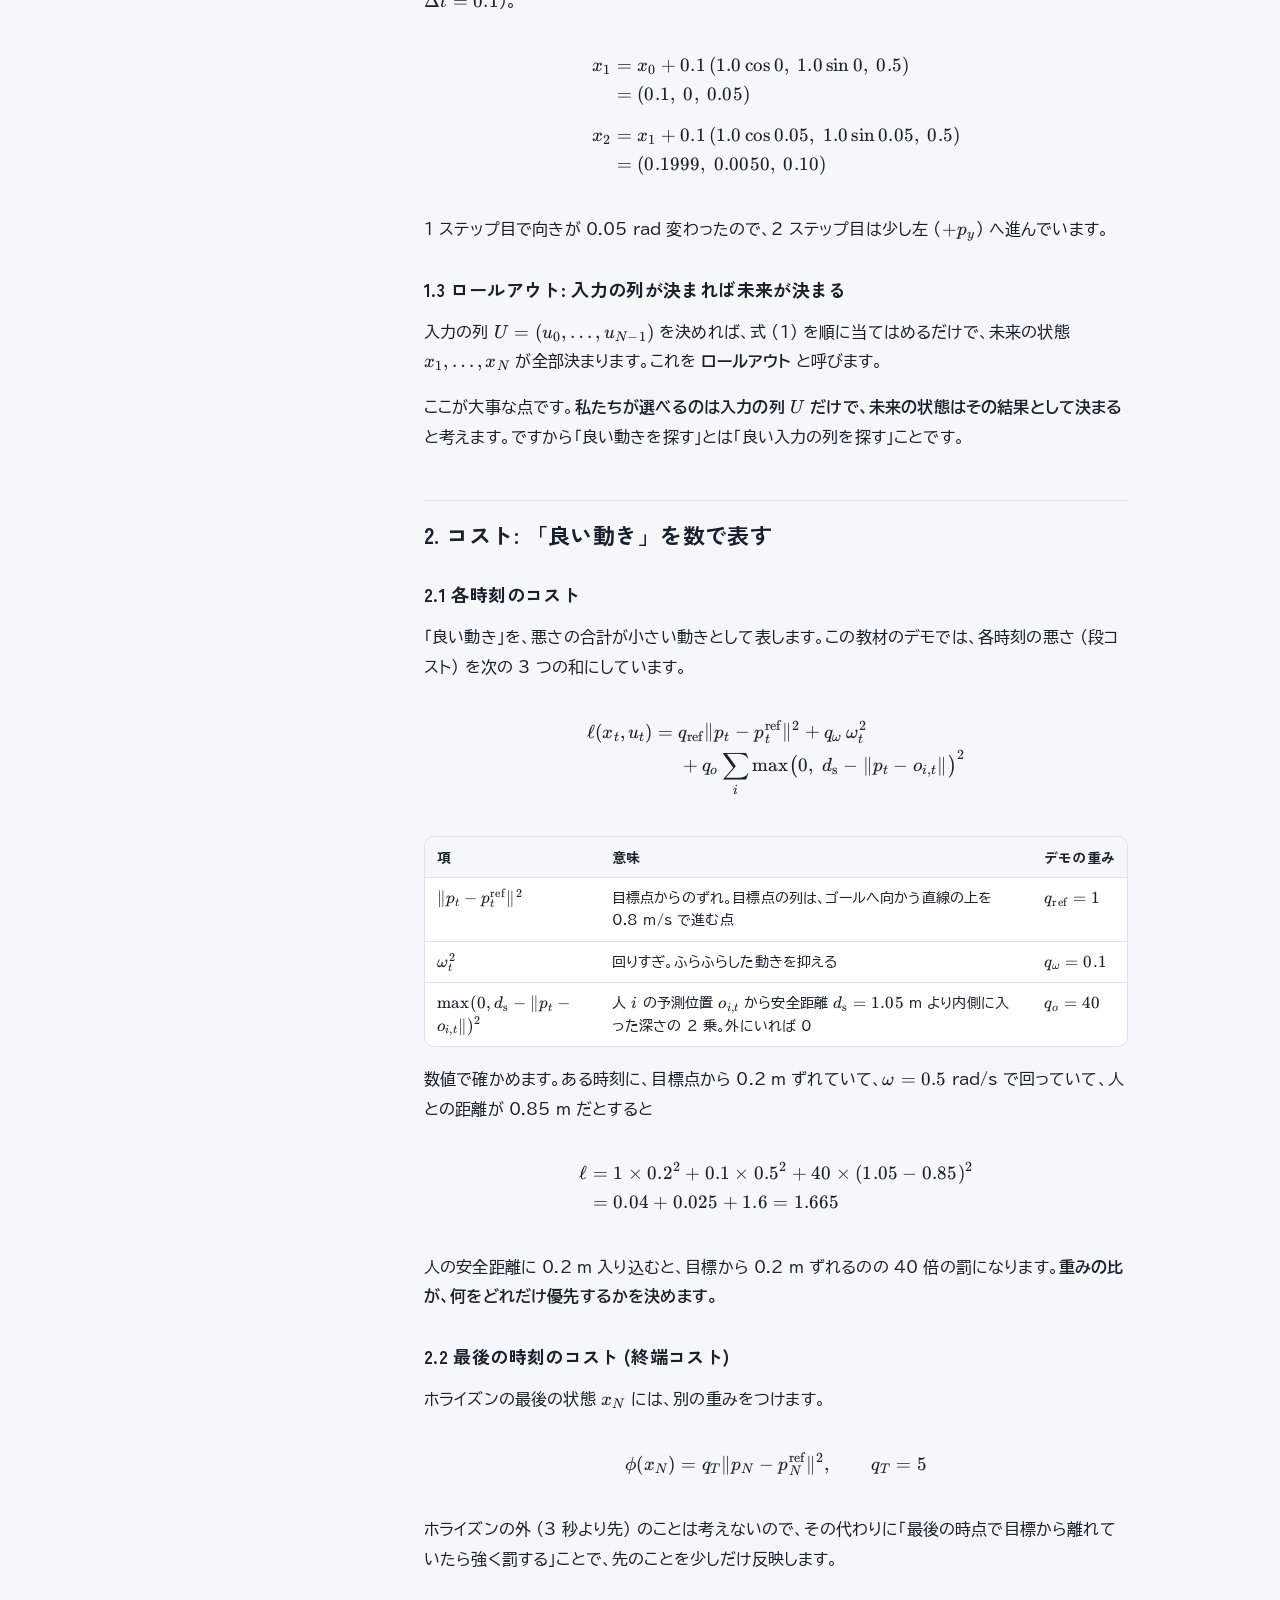
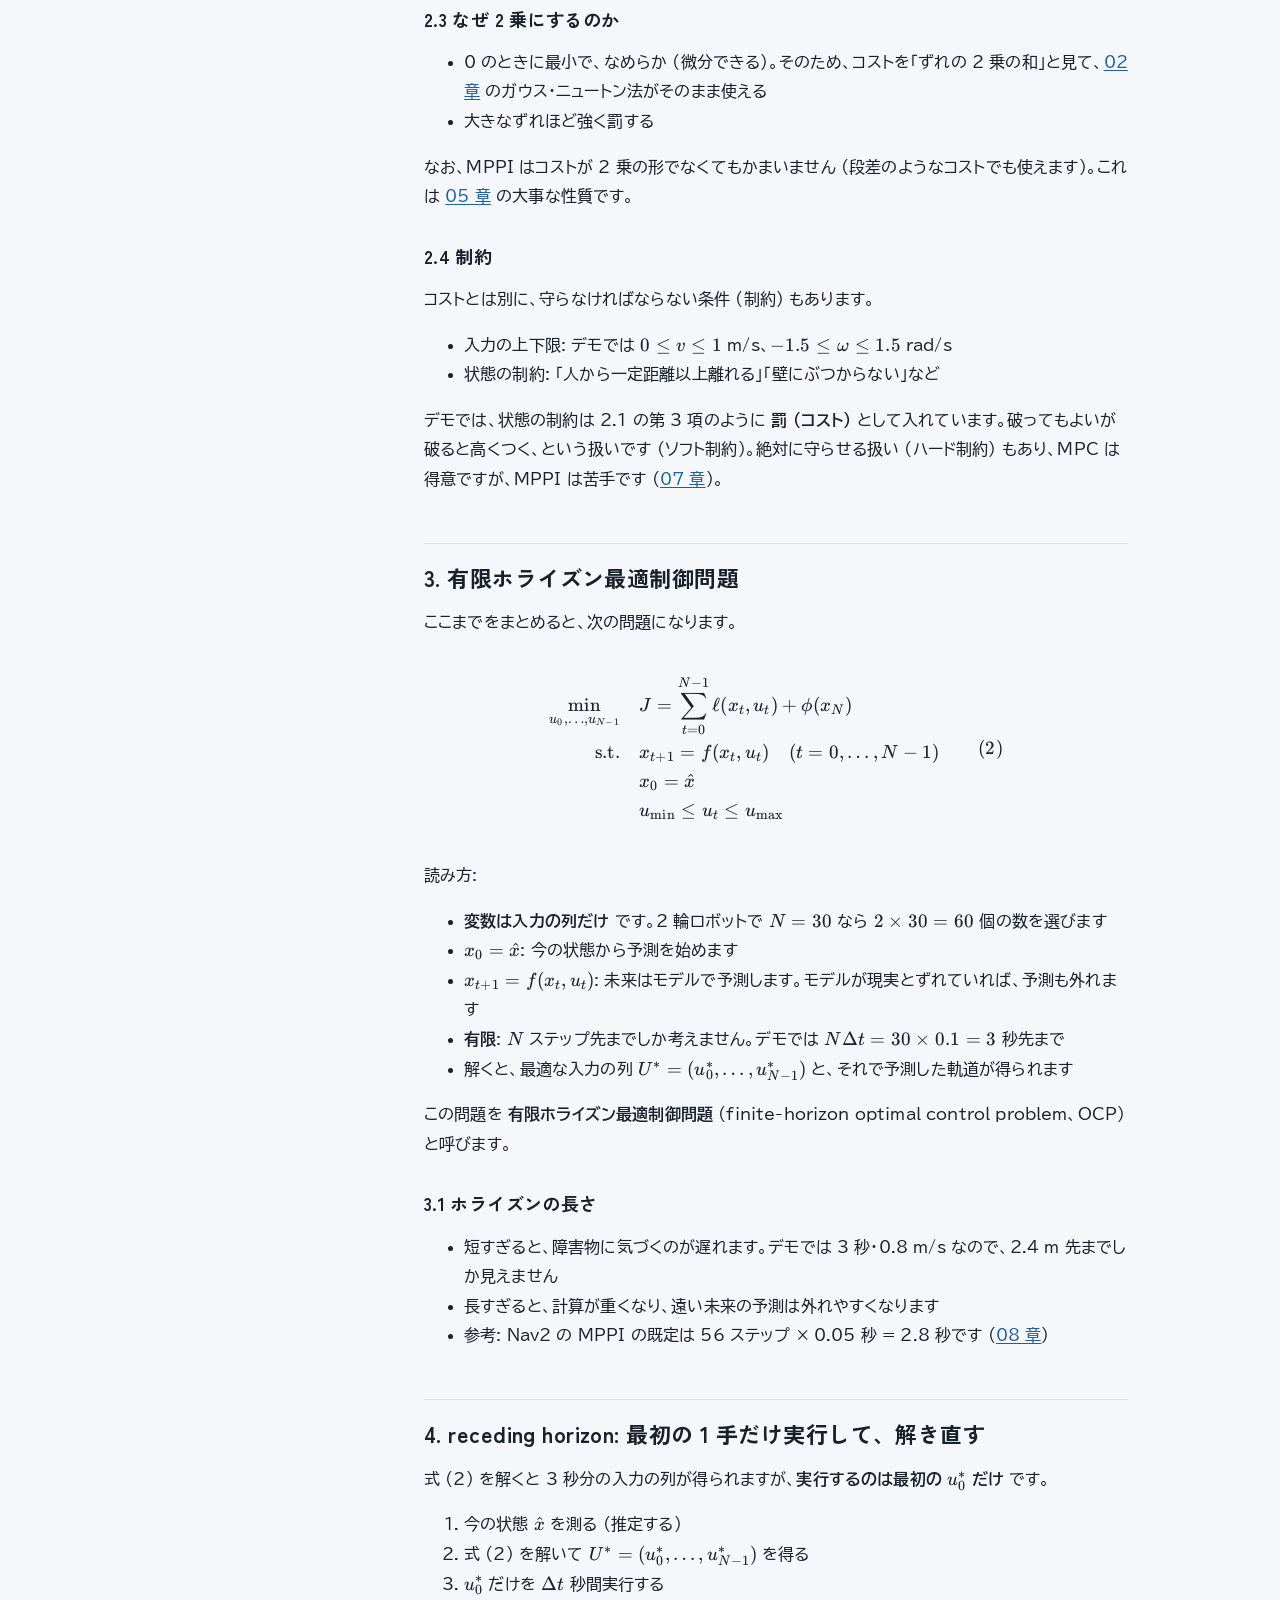
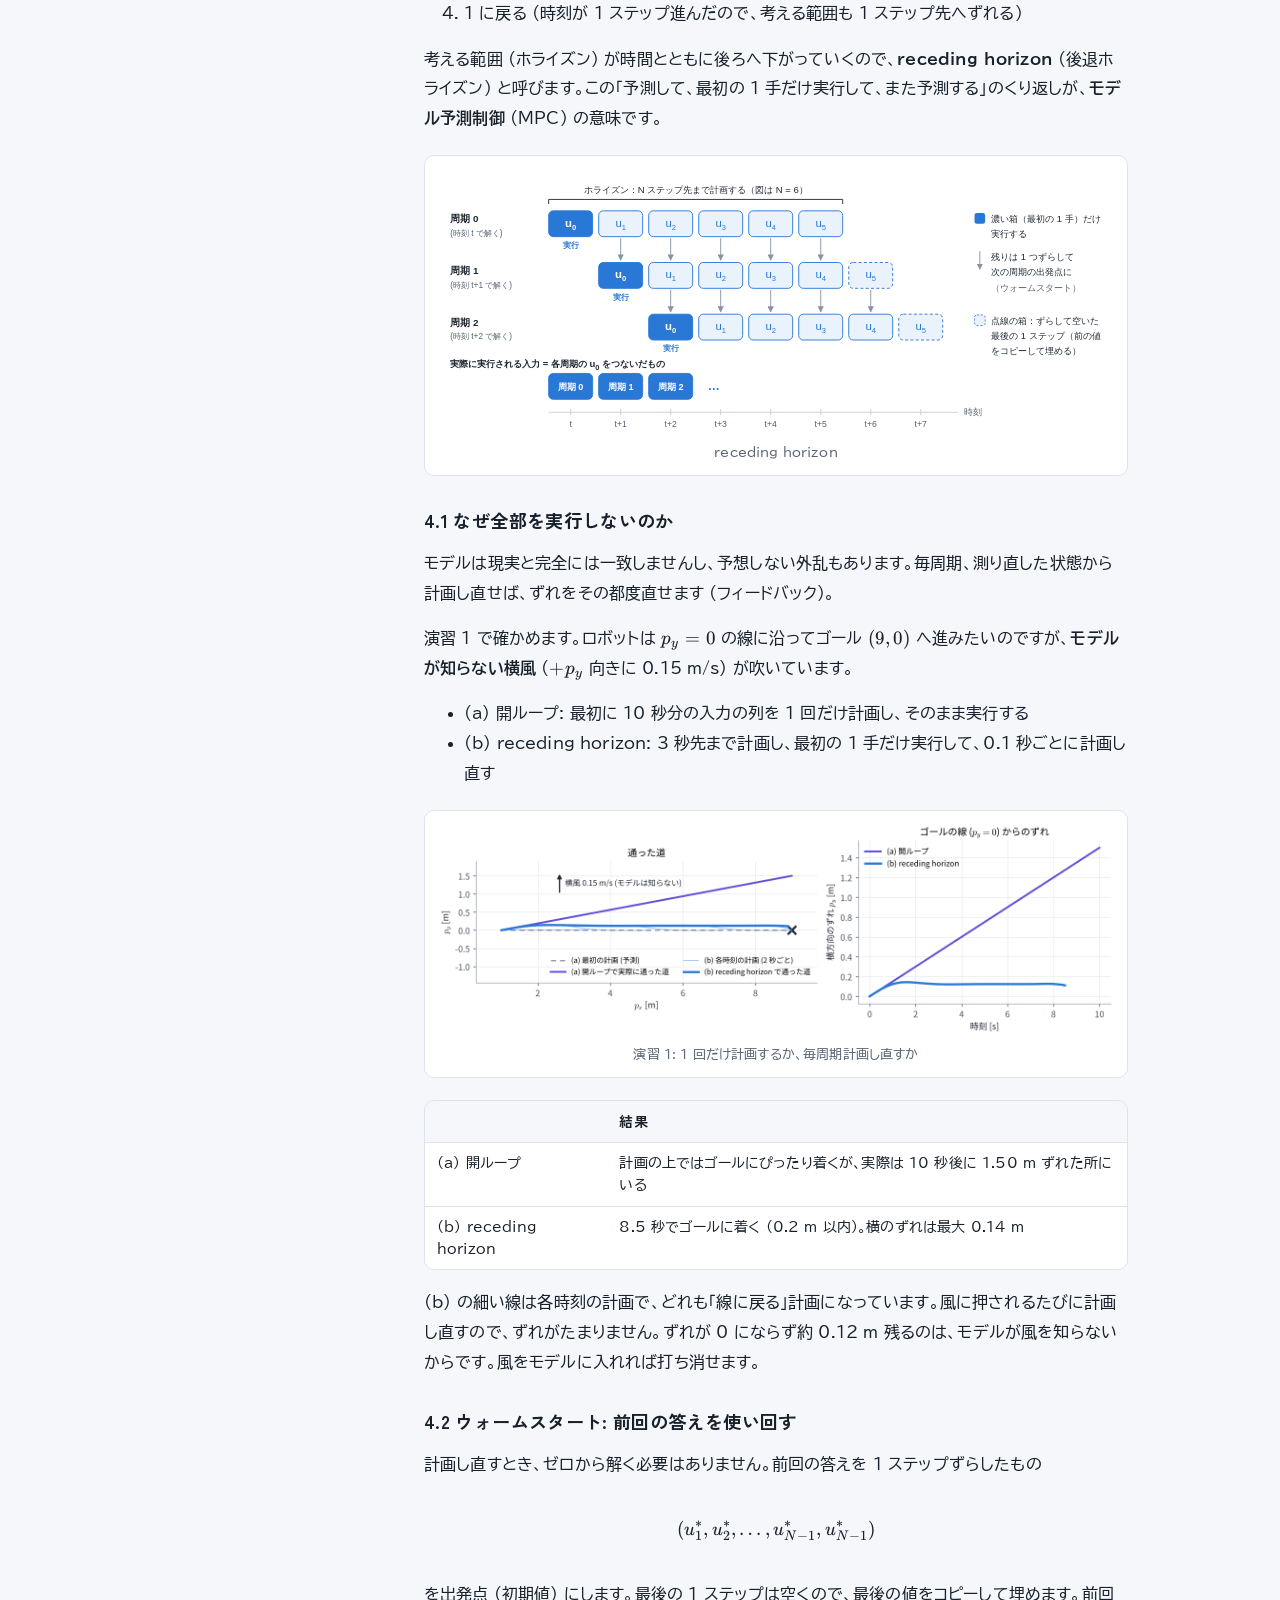
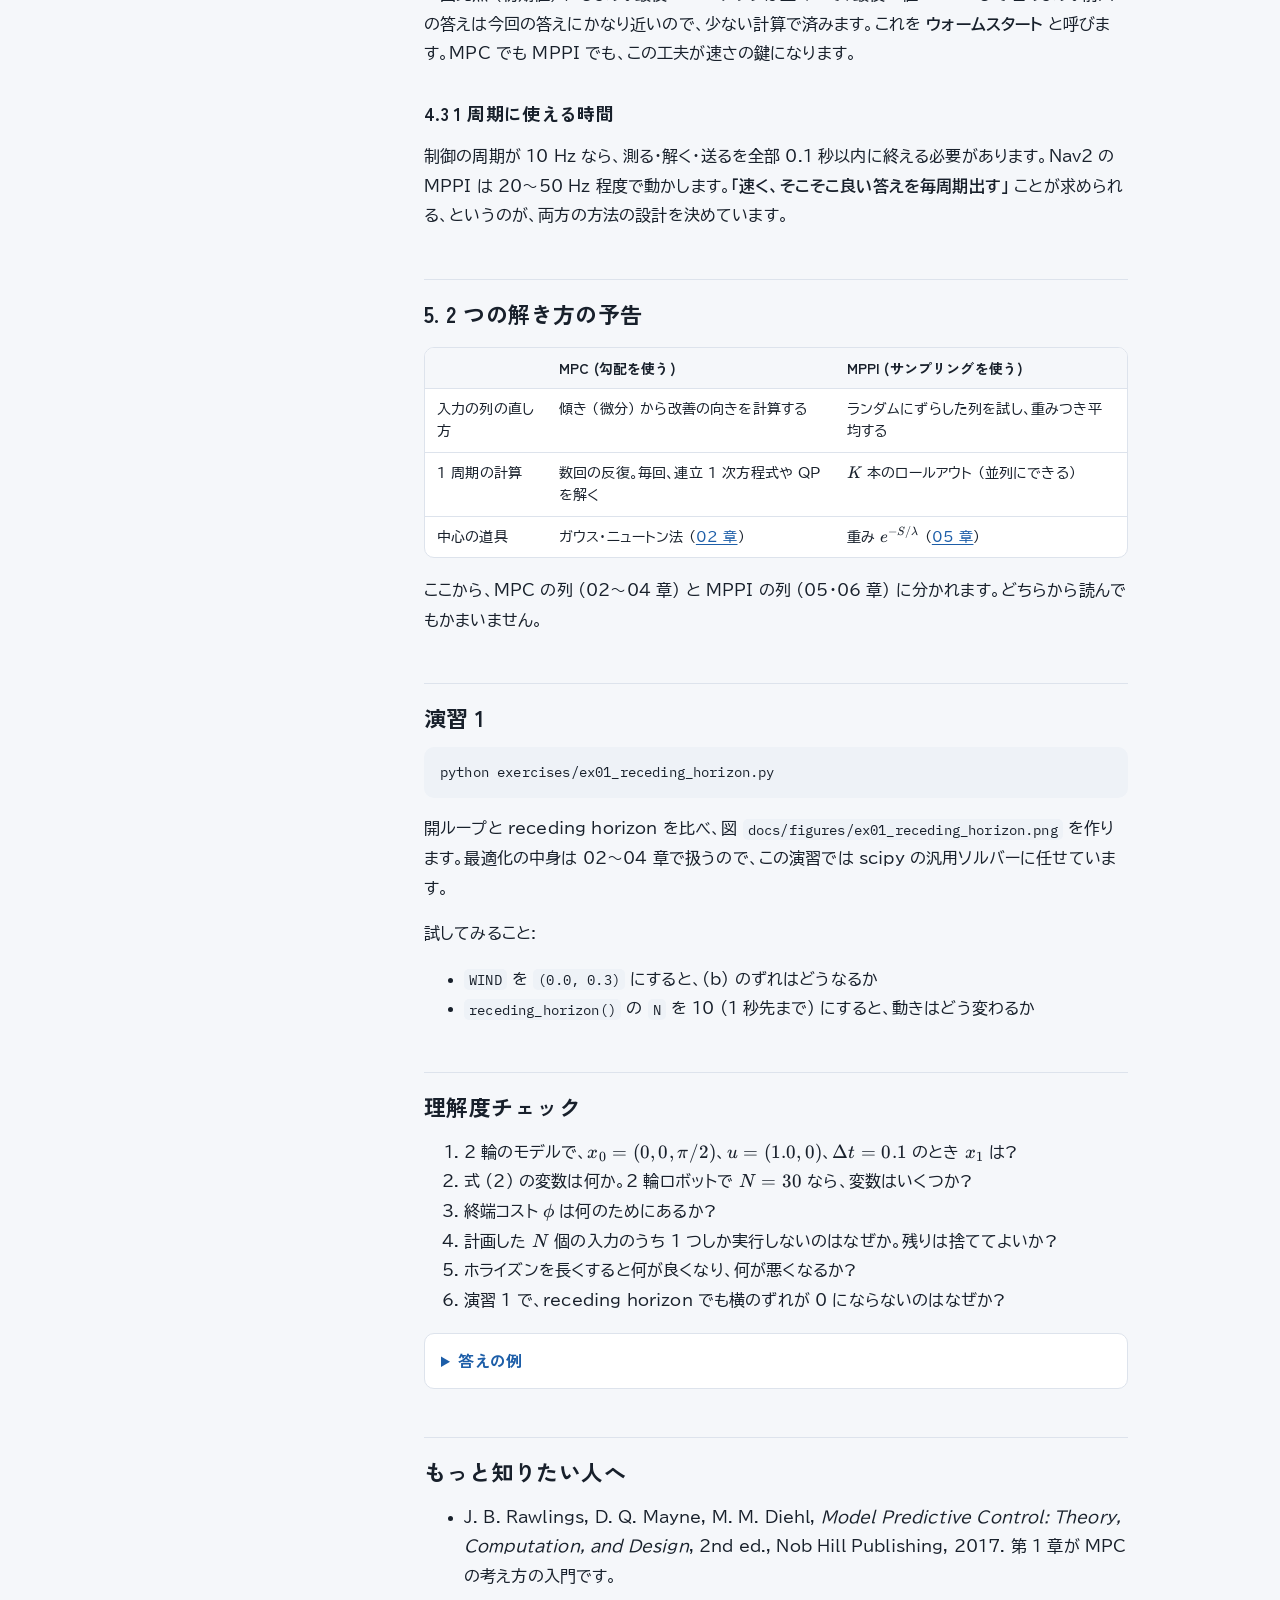
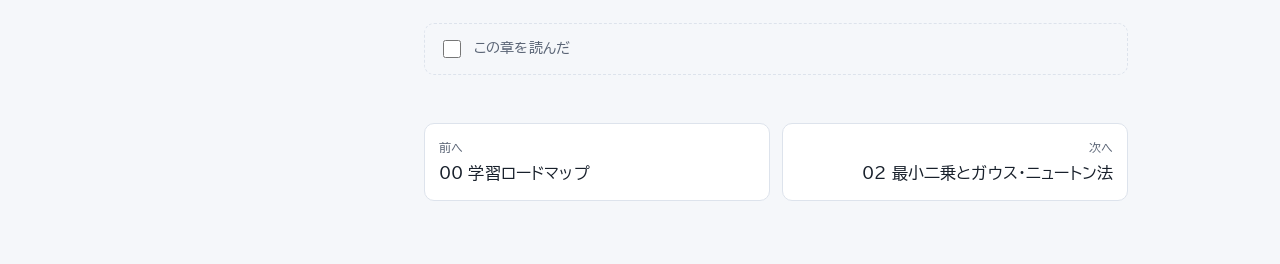
<file: html/01_optimal_control.html>
<!doctype html>
<html lang="ja">
<head>
<meta charset="utf-8">
<meta name="viewport" content="width=device-width, initial-scale=1, viewport-fit=cover">
<title>最適制御問題と receding horizon | MPC × MPPI 学習ノート</title>
<link rel="preconnect" href="https://fonts.googleapis.com">
<link rel="preconnect" href="https://fonts.gstatic.com" crossorigin>
<link rel="stylesheet" href="https://fonts.googleapis.com/css2?family=BIZ+UDPGothic:wght@400;700&family=IBM+Plex+Mono:wght@400;500&family=Zen+Kaku+Gothic+New:wght@500;700&display=swap">
<link rel="stylesheet" href="assets/style.css">
<link rel="stylesheet" href="assets/katex/katex.css">
<script defer src="assets/katex/katex.min.js"></script>
<script defer src="assets/katex/auto-render.min.js"></script>
</head>
<body>
<header class="topbar">
  <a class="brand" href="index.html"><svg class="brand-mark" viewBox="0 0 24 24" aria-hidden="true"><path d="M5 12 Q 12 12 20 4" fill="none" stroke="var(--mppi)" stroke-width="1.6" stroke-linecap="round" opacity=".5"/><path d="M5 12 Q 12 12 20 20" fill="none" stroke="var(--mppi)" stroke-width="1.6" stroke-linecap="round" opacity=".5"/><path d="M5 12 H 20" fill="none" stroke="var(--mpc)" stroke-width="2.4" stroke-linecap="round"/><circle cx="5" cy="12" r="3" fill="var(--ink)"/></svg><span>MPC × MPPI 学習ノート</span></a>
  <button class="menu-btn" type="button" aria-expanded="false" aria-label="目次を開く">目次</button>
</header>
<div class="layout">
<nav class="rail" aria-label="章の一覧"><h2>目次</h2><ul class="toc"><li><a href="index.html"><span class="num">◆</span><span>はじめに</span><span></span></a></li><li><a href="00_roadmap.html"><span class="num">00</span><span>学習ロードマップ</span><span class="done" data-done-slug="00_roadmap" title="読了"></span></a></li><li><a href="01_optimal_control.html" aria-current="page"><span class="num">01</span><span>最適制御問題と receding horizon</span><span class="done" data-done-slug="01_optimal_control" title="読了"></span></a></li><li><a href="02_least_squares_gauss_newton.html"><span class="num">02</span><span>最小二乗とガウス・ニュートン法</span><span class="done" data-done-slug="02_least_squares_gauss_newton" title="読了"></span></a></li><li><a href="03_linear_mpc.html"><span class="num">03</span><span>線形 MPC</span><span class="done" data-done-slug="03_linear_mpc" title="読了"></span></a></li><li><a href="04_nonlinear_mpc.html"><span class="num">04</span><span>非線形 MPC</span><span class="done" data-done-slug="04_nonlinear_mpc" title="読了"></span></a></li><li><a href="05_mppi_basics.html"><span class="num">05</span><span>MPPI の考え方</span><span class="done" data-done-slug="05_mppi_basics" title="読了"></span></a></li><li><a href="06_mppi_theory.html"><span class="num">06</span><span>MPPI の理論</span><span class="done" data-done-slug="06_mppi_theory" title="読了"></span></a></li><li><a href="07_comparison.html"><span class="num">07</span><span>MPC と MPPI の比較</span><span class="done" data-done-slug="07_comparison" title="読了"></span></a></li><li><a href="08_nav2_mppi.html"><span class="num">08</span><span>Nav2 の MPPI</span><span class="done" data-done-slug="08_nav2_mppi" title="読了"></span></a></li><li><a href="09_glossary.html"><span class="num">09</span><span>用語集</span><span class="done" data-done-slug="09_glossary" title="読了"></span></a></li></ul><h2>リンク</h2><p class="rail-note"><a href="https://github.com/mamoru1126/study_mpc_mppi" target="_blank" rel="noopener">このリポジトリ</a><br><a href="https://docs.nav2.org/configuration/packages/configuring-mppic.html" target="_blank" rel="noopener">Nav2 の MPPI の設定ガイド</a><br><a href="https://homes.cs.washington.edu/~bboots/files/InformationTheoreticMPC.pdf" target="_blank" rel="noopener">MPPI の論文 (Williams et al. 2017)</a></p><p class="rail-note">各章の最後で「この章を読んだ」にチェックすると、ここに印が付きます (このブラウザにだけ保存)。</p></nav>
<main>
<article class="article">
<div class="chapter-meta"><span class="chip time">第 01 章</span><span class="chip mpc">MPC</span><span class="chip mppi">MPPI</span><span class="chip time">目安 1 時間</span></div>
<h1 id="01-最適制御問題と-receding-horizon">01. 最適制御問題と receding horizon</h1>
<h2 id="この章のゴール">この章のゴール</h2>
<ul>
<li>ロボットの動きを、離散時間のモデル <span class="arithmatex">\(x_{t+1} = f(x_t, u_t)\)</span> で書ける</li>
<li>「良い動き」を、コストの合計として書ける</li>
<li>有限ホライズン最適制御問題の各部分が何を表すか説明できる</li>
<li>計画した入力の列の最初の 1 手だけを実行し、毎周期解き直す (receding horizon) 理由が分かる</li>
</ul>
<blockquote>
<p><strong>つながり</strong>
この章で作る最適制御問題は、MPC (<a href="02_least_squares_gauss_newton.html">02〜04 章</a>) と MPPI (<a href="05_mppi_basics.html">05・06 章</a>) の両方が解く「共通の問題」です。この章では解き方には触れず、問題の形だけを固めます。</p>
</blockquote>
<hr />
<h2 id="0-この章で使う記号">0. この章で使う記号</h2>
<table>
<thead>
<tr>
<th>記号</th>
<th>意味</th>
<th>この教材の 2 輪ロボットでは</th>
</tr>
</thead>
<tbody>
<tr>
<td><span class="arithmatex">\(x_t\)</span></td>
<td>時刻 <span class="arithmatex">\(t\)</span> の状態</td>
<td>位置 <span class="arithmatex">\((p_x, p_y)\)</span> と向き <span class="arithmatex">\(\theta\)</span></td>
</tr>
<tr>
<td><span class="arithmatex">\(u_t\)</span></td>
<td>時刻 <span class="arithmatex">\(t\)</span> の入力</td>
<td>速度 <span class="arithmatex">\(v\)</span> と角速度 <span class="arithmatex">\(\omega\)</span></td>
</tr>
<tr>
<td><span class="arithmatex">\(\Delta t\)</span></td>
<td>1 ステップの時間</td>
<td>0.1 秒</td>
</tr>
<tr>
<td><span class="arithmatex">\(f\)</span></td>
<td>モデル (次の状態を計算する式)</td>
<td>下の式 (1)</td>
</tr>
<tr>
<td><span class="arithmatex">\(N\)</span></td>
<td>ホライズン (何ステップ先まで考えるか)</td>
<td>30 ステップ (3 秒)</td>
</tr>
<tr>
<td><span class="arithmatex">\(\ell\)</span>, <span class="arithmatex">\(\phi\)</span></td>
<td>各時刻のコスト、最後の時刻のコスト</td>
<td>目標からのずれの 2 乗など</td>
</tr>
<tr>
<td><span class="arithmatex">\(U\)</span></td>
<td>入力の列 <span class="arithmatex">\((u_0, \dots, u_{N-1})\)</span></td>
<td>2 × 30 = 60 個の数</td>
</tr>
<tr>
<td><span class="arithmatex">\(\hat{x}\)</span></td>
<td>今の状態 (センサから推定したもの)</td>
<td></td>
</tr>
</tbody>
</table>
<h2 id="1-ロボットのモデル">1. ロボットのモデル</h2>
<h3 id="11-差動-2-輪のモデル">1.1 差動 2 輪のモデル</h3>
<p>この教材では、左右の車輪の速さを変えて進む・曲がるロボット (差動 2 輪) を例にします。状態は位置と向き、入力は前に進む速度と回る角速度です。</p>
<div class="arithmatex">\[
\underbrace{\begin{bmatrix} p_{x,t+1} \\ p_{y,t+1} \\ \theta_{t+1} \end{bmatrix}}_{x_{t+1}}
=
\underbrace{\begin{bmatrix} p_{x,t} \\ p_{y,t} \\ \theta_t \end{bmatrix}}_{x_t}
+ \Delta t \begin{bmatrix} v_t \cos\theta_t \\ v_t \sin\theta_t \\ \omega_t \end{bmatrix}
\qquad (1)
\]</div>
<p>意味は「<span class="arithmatex">\(\Delta t\)</span> 秒のあいだ、今の向き <span class="arithmatex">\(\theta_t\)</span> の方向に <span class="arithmatex">\(v_t \Delta t\)</span> だけ進み、<span class="arithmatex">\(\omega_t \Delta t\)</span> だけ回る」です。連続時間の運動を短い時間で区切って近似したもので、まとめて <span class="arithmatex">\(x_{t+1} = f(x_t, u_t)\)</span> と書きます。</p>
<h3 id="12-数値で-2-ステップ進めてみる">1.2 数値で 2 ステップ進めてみる</h3>
<p><span class="arithmatex">\(x_0 = (0, 0, 0)\)</span> (原点で <span class="arithmatex">\(x\)</span> 軸の向き) から、入力 <span class="arithmatex">\(u = (v, \omega) = (1.0, 0.5)\)</span> を 2 回続けます (<span class="arithmatex">\(\Delta t = 0.1\)</span>)。</p>
<div class="arithmatex">\[
\begin{aligned}
x_1 &= x_0 + 0.1\,(1.0 \cos 0,\ 1.0 \sin 0,\ 0.5) \\
&= (0.1,\ 0,\ 0.05) \\[6pt]
x_2 &= x_1 + 0.1\,(1.0 \cos 0.05,\ 1.0 \sin 0.05,\ 0.5) \\
&= (0.1999,\ 0.0050,\ 0.10)
\end{aligned}
\]</div>
<p>1 ステップ目で向きが 0.05 rad 変わったので、2 ステップ目は少し左 (<span class="arithmatex">\(+p_y\)</span>) へ進んでいます。</p>
<h3 id="13-ロールアウト-入力の列が決まれば未来が決まる">1.3 ロールアウト: 入力の列が決まれば未来が決まる</h3>
<p>入力の列 <span class="arithmatex">\(U = (u_0, \dots, u_{N-1})\)</span> を決めれば、式 (1) を順に当てはめるだけで、未来の状態 <span class="arithmatex">\(x_1, \dots, x_N\)</span> が全部決まります。これを <strong>ロールアウト</strong> と呼びます。</p>
<p>ここが大事な点です。<strong>私たちが選べるのは入力の列 <span class="arithmatex">\(U\)</span> だけで、未来の状態はその結果として決まる</strong> と考えます。ですから「良い動きを探す」とは「良い入力の列を探す」ことです。</p>
<h2 id="2-コスト-良い動きを数で表す">2. コスト: 「良い動き」を数で表す</h2>
<h3 id="21-各時刻のコスト">2.1 各時刻のコスト</h3>
<p>「良い動き」を、悪さの合計が小さい動きとして表します。この教材のデモでは、各時刻の悪さ (段コスト) を次の 3 つの和にしています。</p>
<div class="arithmatex">\[
\begin{aligned}
\ell(x_t, u_t) = {} & q_{\mathrm{ref}} \lVert p_t - p_t^{\mathrm{ref}} \rVert^2 + q_\omega\, \omega_t^2 \\
& + q_o \sum_i \max\bigl(0,\ d_{\mathrm{s}} - \lVert p_t - o_{i,t} \rVert \bigr)^2
\end{aligned}
\]</div>
<table>
<thead>
<tr>
<th>項</th>
<th>意味</th>
<th>デモの重み</th>
</tr>
</thead>
<tbody>
<tr>
<td><span class="arithmatex">\(\lVert p_t - p_t^{\mathrm{ref}} \rVert^2\)</span></td>
<td>目標点からのずれ。目標点の列は、ゴールへ向かう直線の上を 0.8 m/s で進む点</td>
<td><span class="arithmatex">\(q_{\mathrm{ref}} = 1\)</span></td>
</tr>
<tr>
<td><span class="arithmatex">\(\omega_t^2\)</span></td>
<td>回りすぎ。ふらふらした動きを抑える</td>
<td><span class="arithmatex">\(q_\omega = 0.1\)</span></td>
</tr>
<tr>
<td><span class="arithmatex">\(\max(0, d_{\mathrm{s}} - \lVert p_t - o_{i,t} \rVert)^2\)</span></td>
<td>人 <span class="arithmatex">\(i\)</span> の予測位置 <span class="arithmatex">\(o_{i,t}\)</span> から安全距離 <span class="arithmatex">\(d_{\mathrm{s}} = 1.05\)</span> m より内側に入った深さの 2 乗。外にいれば 0</td>
<td><span class="arithmatex">\(q_o = 40\)</span></td>
</tr>
</tbody>
</table>
<p>数値で確かめます。ある時刻に、目標点から 0.2 m ずれていて、<span class="arithmatex">\(\omega = 0.5\)</span> rad/s で回っていて、人との距離が 0.85 m だとすると</p>
<div class="arithmatex">\[
\begin{aligned}
\ell &= 1 \times 0.2^2 + 0.1 \times 0.5^2 + 40 \times (1.05 - 0.85)^2 \\
&= 0.04 + 0.025 + 1.6 = 1.665
\end{aligned}
\]</div>
<p>人の安全距離に 0.2 m 入り込むと、目標から 0.2 m ずれるのの 40 倍の罰になります。<strong>重みの比が、何をどれだけ優先するかを決めます。</strong></p>
<h3 id="22-最後の時刻のコスト-終端コスト">2.2 最後の時刻のコスト (終端コスト)</h3>
<p>ホライズンの最後の状態 <span class="arithmatex">\(x_N\)</span> には、別の重みをつけます。</p>
<div class="arithmatex">\[
\phi(x_N) = q_T \lVert p_N - p_N^{\mathrm{ref}} \rVert^2, \qquad q_T = 5
\]</div>
<p>ホライズンの外 (3 秒より先) のことは考えないので、その代わりに「最後の時点で目標から離れていたら強く罰する」ことで、先のことを少しだけ反映します。</p>
<h3 id="23-なぜ-2-乗にするのか">2.3 なぜ 2 乗にするのか</h3>
<ul>
<li>0 のときに最小で、なめらか (微分できる)。そのため、コストを「ずれの 2 乗の和」と見て、<a href="02_least_squares_gauss_newton.html">02 章</a> のガウス・ニュートン法がそのまま使える</li>
<li>大きなずれほど強く罰する</li>
</ul>
<p>なお、MPPI はコストが 2 乗の形でなくてもかまいません (段差のようなコストでも使えます)。これは <a href="05_mppi_basics.html">05 章</a> の大事な性質です。</p>
<h3 id="24-制約">2.4 制約</h3>
<p>コストとは別に、守らなければならない条件 (制約) もあります。</p>
<ul>
<li>入力の上下限: デモでは <span class="arithmatex">\(0 \le v \le 1\)</span> m/s、<span class="arithmatex">\(-1.5 \le \omega \le 1.5\)</span> rad/s</li>
<li>状態の制約: 「人から一定距離以上離れる」「壁にぶつからない」など</li>
</ul>
<p>デモでは、状態の制約は 2.1 の第 3 項のように <strong>罰 (コスト)</strong> として入れています。破ってもよいが破ると高くつく、という扱いです (ソフト制約)。絶対に守らせる扱い (ハード制約) もあり、MPC は得意ですが、MPPI は苦手です (<a href="07_comparison.html">07 章</a>)。</p>
<h2 id="3-有限ホライズン最適制御問題">3. 有限ホライズン最適制御問題</h2>
<p>ここまでをまとめると、次の問題になります。</p>
<div class="arithmatex">\[
\begin{aligned}
\min_{u_0, \dots, u_{N-1}} \quad & J = \sum_{t=0}^{N-1} \ell(x_t, u_t) + \phi(x_N) \\
\text{s.t.} \quad & x_{t+1} = f(x_t, u_t) \quad (t = 0, \dots, N-1) \\
& x_0 = \hat{x} \\
& u_{\min} \le u_t \le u_{\max}
\end{aligned}
\qquad (2)
\]</div>
<p>読み方:</p>
<ul>
<li><strong>変数は入力の列だけ</strong> です。2 輪ロボットで <span class="arithmatex">\(N = 30\)</span> なら <span class="arithmatex">\(2 \times 30 = 60\)</span> 個の数を選びます</li>
<li><span class="arithmatex">\(x_0 = \hat{x}\)</span>: 今の状態から予測を始めます</li>
<li><span class="arithmatex">\(x_{t+1} = f(x_t, u_t)\)</span>: 未来はモデルで予測します。モデルが現実とずれていれば、予測も外れます</li>
<li><strong>有限</strong>: <span class="arithmatex">\(N\)</span> ステップ先までしか考えません。デモでは <span class="arithmatex">\(N \Delta t = 30 \times 0.1 = 3\)</span> 秒先まで</li>
<li>解くと、最適な入力の列 <span class="arithmatex">\(U^* = (u_0^*, \dots, u_{N-1}^*)\)</span> と、それで予測した軌道が得られます</li>
</ul>
<p>この問題を <strong>有限ホライズン最適制御問題</strong> (finite-horizon optimal control problem、OCP) と呼びます。</p>
<h3 id="31-ホライズンの長さ">3.1 ホライズンの長さ</h3>
<ul>
<li>短すぎると、障害物に気づくのが遅れます。デモでは 3 秒・0.8 m/s なので、2.4 m 先までしか見えません</li>
<li>長すぎると、計算が重くなり、遠い未来の予測は外れやすくなります</li>
<li>参考: Nav2 の MPPI の既定は 56 ステップ × 0.05 秒 = 2.8 秒です (<a href="08_nav2_mppi.html">08 章</a>)</li>
</ul>
<h2 id="4-receding-horizon-最初の-1-手だけ実行して解き直す">4. receding horizon: 最初の 1 手だけ実行して、解き直す</h2>
<p>式 (2) を解くと 3 秒分の入力の列が得られますが、<strong>実行するのは最初の <span class="arithmatex">\(u_0^*\)</span> だけ</strong> です。</p>
<ol>
<li>今の状態 <span class="arithmatex">\(\hat{x}\)</span> を測る (推定する)</li>
<li>式 (2) を解いて <span class="arithmatex">\(U^* = (u_0^*, \dots, u_{N-1}^*)\)</span> を得る</li>
<li><span class="arithmatex">\(u_0^*\)</span> だけを <span class="arithmatex">\(\Delta t\)</span> 秒間実行する</li>
<li>1 に戻る (時刻が 1 ステップ進んだので、考える範囲も 1 ステップ先へずれる)</li>
</ol>
<p>考える範囲 (ホライズン) が時間とともに後ろへ下がっていくので、<strong>receding horizon</strong> (後退ホライズン) と呼びます。この「予測して、最初の 1 手だけ実行して、また予測する」のくり返しが、<strong>モデル予測制御</strong> (MPC) の意味です。</p>
<p><img alt="receding horizon" src="figures/fig_receding_horizon.svg" /></p>
<h3 id="41-なぜ全部を実行しないのか">4.1 なぜ全部を実行しないのか</h3>
<p>モデルは現実と完全には一致しませんし、予想しない外乱もあります。毎周期、測り直した状態から計画し直せば、ずれをその都度直せます (フィードバック)。</p>
<p>演習 1 で確かめます。ロボットは <span class="arithmatex">\(p_y = 0\)</span> の線に沿ってゴール <span class="arithmatex">\((9, 0)\)</span> へ進みたいのですが、<strong>モデルが知らない横風</strong> (<span class="arithmatex">\(+p_y\)</span> 向きに 0.15 m/s) が吹いています。</p>
<ul>
<li>(a) 開ループ: 最初に 10 秒分の入力の列を 1 回だけ計画し、そのまま実行する</li>
<li>(b) receding horizon: 3 秒先まで計画し、最初の 1 手だけ実行して、0.1 秒ごとに計画し直す</li>
</ul>
<p><img alt="演習 1: 1 回だけ計画するか、毎周期計画し直すか" src="figures/ex01_receding_horizon.png" /></p>
<table>
<thead>
<tr>
<th></th>
<th>結果</th>
</tr>
</thead>
<tbody>
<tr>
<td>(a) 開ループ</td>
<td>計画の上ではゴールにぴったり着くが、実際は 10 秒後に 1.50 m ずれた所にいる</td>
</tr>
<tr>
<td>(b) receding horizon</td>
<td>8.5 秒でゴールに着く (0.2 m 以内)。横のずれは最大 0.14 m</td>
</tr>
</tbody>
</table>
<p>(b) の細い線は各時刻の計画で、どれも「線に戻る」計画になっています。風に押されるたびに計画し直すので、ずれがたまりません。ずれが 0 にならず約 0.12 m 残るのは、モデルが風を知らないからです。風をモデルに入れれば打ち消せます。</p>
<h3 id="42-ウォームスタート-前回の答えを使い回す">4.2 ウォームスタート: 前回の答えを使い回す</h3>
<p>計画し直すとき、ゼロから解く必要はありません。前回の答えを 1 ステップずらしたもの</p>
<div class="arithmatex">\[
(u_1^*, u_2^*, \dots, u_{N-1}^*, u_{N-1}^*)
\]</div>
<p>を出発点 (初期値) にします。最後の 1 ステップは空くので、最後の値をコピーして埋めます。前回の答えは今回の答えにかなり近いので、少ない計算で済みます。これを <strong>ウォームスタート</strong> と呼びます。MPC でも MPPI でも、この工夫が速さの鍵になります。</p>
<h3 id="43-1-周期に使える時間">4.3 1 周期に使える時間</h3>
<p>制御の周期が 10 Hz なら、測る・解く・送るを全部 0.1 秒以内に終える必要があります。Nav2 の MPPI は 20〜50 Hz 程度で動かします。<strong>「速く、そこそこ良い答えを毎周期出す」</strong> ことが求められる、というのが、両方の方法の設計を決めています。</p>
<h2 id="5-2-つの解き方の予告">5. 2 つの解き方の予告</h2>
<table>
<thead>
<tr>
<th></th>
<th>MPC (勾配を使う)</th>
<th>MPPI (サンプリングを使う)</th>
</tr>
</thead>
<tbody>
<tr>
<td>入力の列の直し方</td>
<td>傾き (微分) から改善の向きを計算する</td>
<td>ランダムにずらした列を試し、重みつき平均する</td>
</tr>
<tr>
<td>1 周期の計算</td>
<td>数回の反復。毎回、連立 1 次方程式や QP を解く</td>
<td><span class="arithmatex">\(K\)</span> 本のロールアウト (並列にできる)</td>
</tr>
<tr>
<td>中心の道具</td>
<td>ガウス・ニュートン法 (<a href="02_least_squares_gauss_newton.html">02 章</a>)</td>
<td>重み <span class="arithmatex">\(e^{-S/\lambda}\)</span> (<a href="05_mppi_basics.html">05 章</a>)</td>
</tr>
</tbody>
</table>
<p>ここから、MPC の列 (02〜04 章) と MPPI の列 (05・06 章) に分かれます。どちらから読んでもかまいません。</p>
<h2 id="演習-1">演習 1</h2>
<div class="highlight"><pre><span></span><code>python<span class="w"> </span>exercises/ex01_receding_horizon.py
</code></pre></div>
<p>開ループと receding horizon を比べ、図 <code>docs/figures/ex01_receding_horizon.png</code> を作ります。最適化の中身は 02〜04 章で扱うので、この演習では scipy の汎用ソルバーに任せています。</p>
<p>試してみること:</p>
<ul>
<li><code>WIND</code> を <code>(0.0, 0.3)</code> にすると、(b) のずれはどうなるか</li>
<li><code>receding_horizon()</code> の <code>N</code> を 10 (1 秒先まで) にすると、動きはどう変わるか</li>
</ul>
<h2 id="理解度チェック">理解度チェック</h2>
<ol>
<li>2 輪のモデルで、<span class="arithmatex">\(x_0 = (0, 0, \pi/2)\)</span>、<span class="arithmatex">\(u = (1.0, 0)\)</span>、<span class="arithmatex">\(\Delta t = 0.1\)</span> のとき <span class="arithmatex">\(x_1\)</span> は?</li>
<li>式 (2) の変数は何か。2 輪ロボットで <span class="arithmatex">\(N = 30\)</span> なら、変数はいくつか?</li>
<li>終端コスト <span class="arithmatex">\(\phi\)</span> は何のためにあるか?</li>
<li>計画した <span class="arithmatex">\(N\)</span> 個の入力のうち 1 つしか実行しないのはなぜか。残りは捨ててよいか?</li>
<li>ホライズンを長くすると何が良くなり、何が悪くなるか?</li>
<li>演習 1 で、receding horizon でも横のずれが 0 にならないのはなぜか?</li>
</ol>
<details>
<summary>答えの例</summary>
<ol>
<li>向きが <span class="arithmatex">\(\pi/2\)</span> (<span class="arithmatex">\(+p_y\)</span> 向き) なので、<span class="arithmatex">\(x_1 = (0 + 0.1 \cos\frac{\pi}{2},\ 0 + 0.1 \sin\frac{\pi}{2},\ \frac{\pi}{2}) = (0, 0.1, \pi/2)\)</span>。</li>
<li>入力の列 <span class="arithmatex">\(U = (u_0, \dots, u_{N-1})\)</span> だけ。状態はモデルで決まる。<span class="arithmatex">\(u_t = (v_t, \omega_t)\)</span> なので <span class="arithmatex">\(2 \times 30 = 60\)</span> 個。</li>
<li>ホライズンの外のことを考えない代わりに、最後の状態が目標から離れていることを強く罰して、先のことを少し反映するため。</li>
<li>モデルが現実と一致せず外乱もあるので、測り直した状態から毎周期計画し直すため (フィードバック)。残りは捨てずに、1 ステップずらして次の計算の初期値に使う (ウォームスタート)。</li>
<li>良くなる点: 遠くの障害物や目標に早く気づける。悪くなる点: 計算が重くなり、遠い未来の予測が外れやすくなる。</li>
<li>モデルが横風を知らないので、毎回「線に戻る」計画を立てても、実行すると風に押される。押される量と戻す量がつり合う所で、ずれが一定 (約 0.12 m) になる。</li>
</ol>
</details>
<h2 id="もっと知りたい人へ">もっと知りたい人へ</h2>
<ul>
<li>J. B. Rawlings, D. Q. Mayne, M. M. Diehl, <em>Model Predictive Control: Theory, Computation, and Design</em>, 2nd ed., Nob Hill Publishing, 2017. 第 1 章が MPC の考え方の入門です。</li>
</ul>
<label class="read-toggle"><input type="checkbox" id="read-toggle" data-slug="01_optimal_control"> この章を読んだ</label>
<nav class="pager" aria-label="前後の章"><a class="prev" href="00_roadmap.html"><small>前へ</small>00 学習ロードマップ</a><a class="next" href="02_least_squares_gauss_newton.html"><small>次へ</small>02 最小二乗とガウス・ニュートン法</a></nav>
</article>
</main>
</div>
<script src="assets/app.js"></script>
<script src="assets/ctrl.js"></script>
<script src="assets/demos.js"></script>
</body>
</html>
</file>
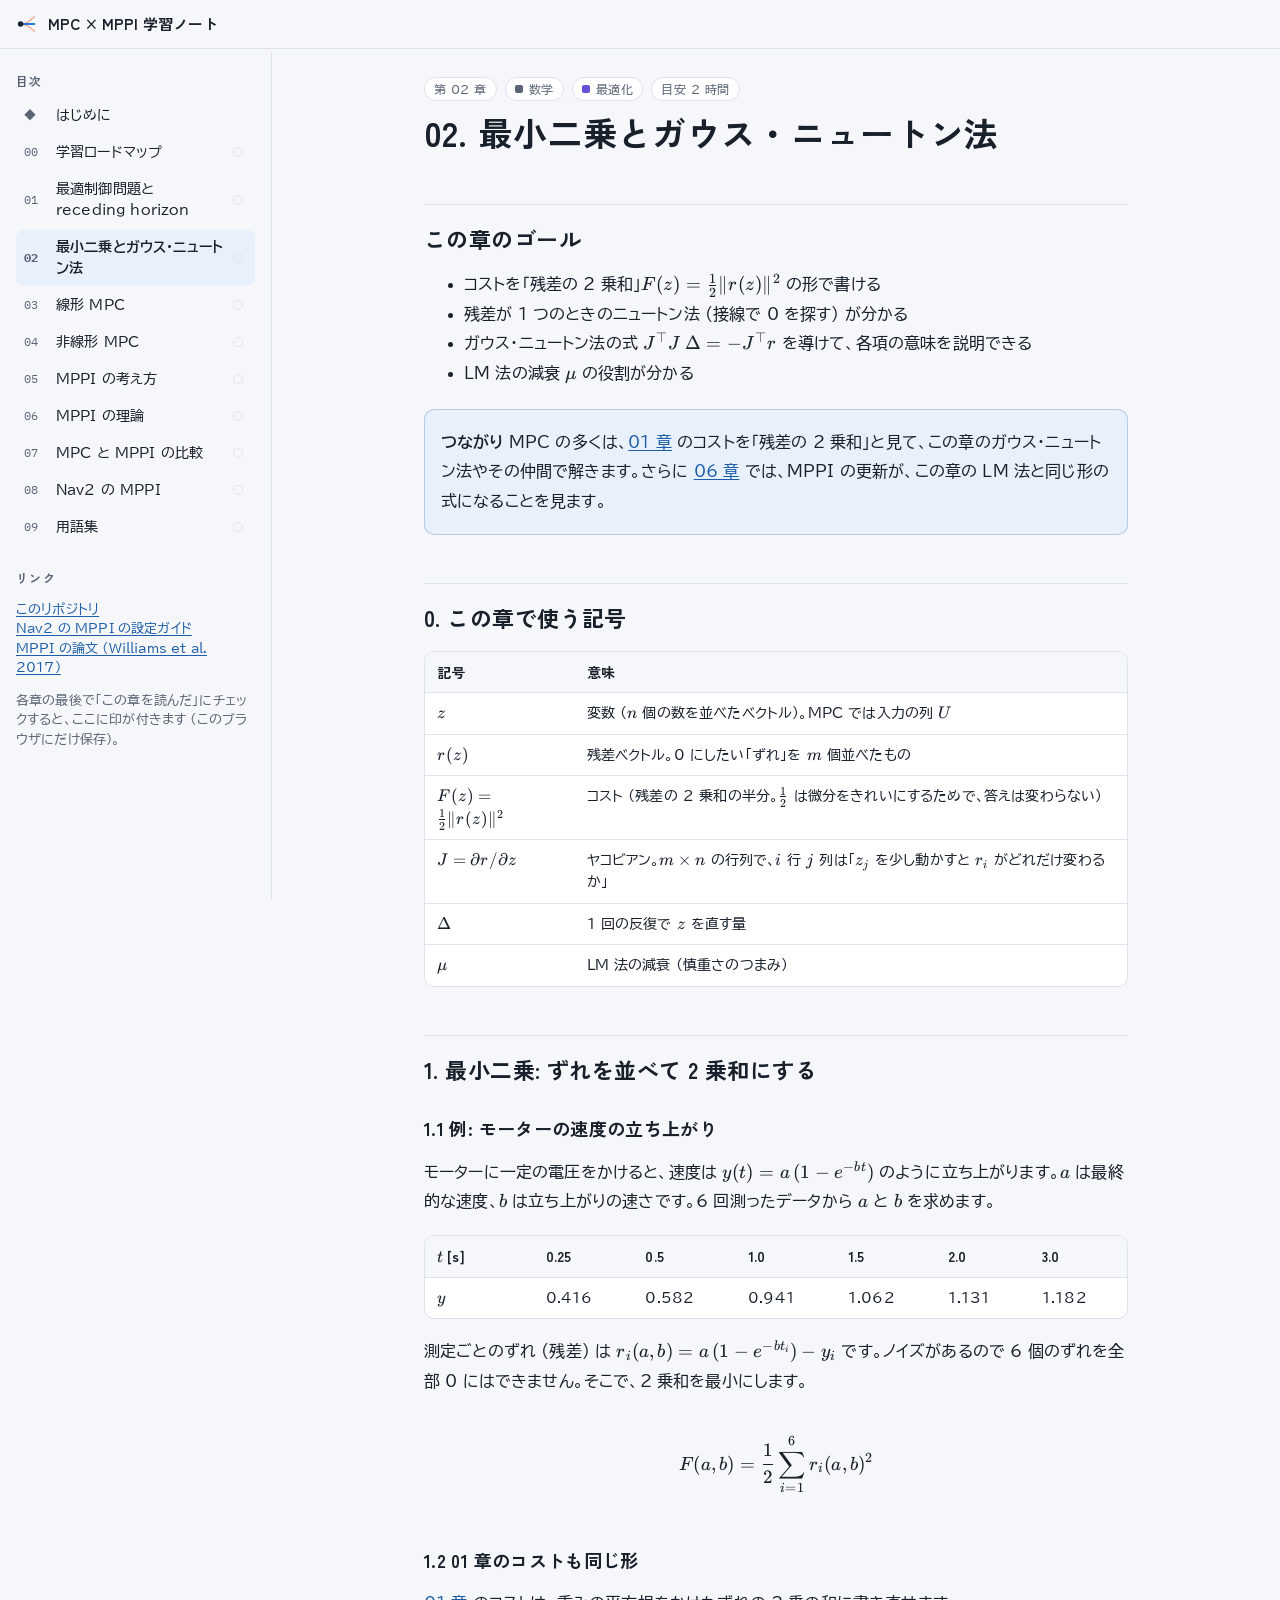
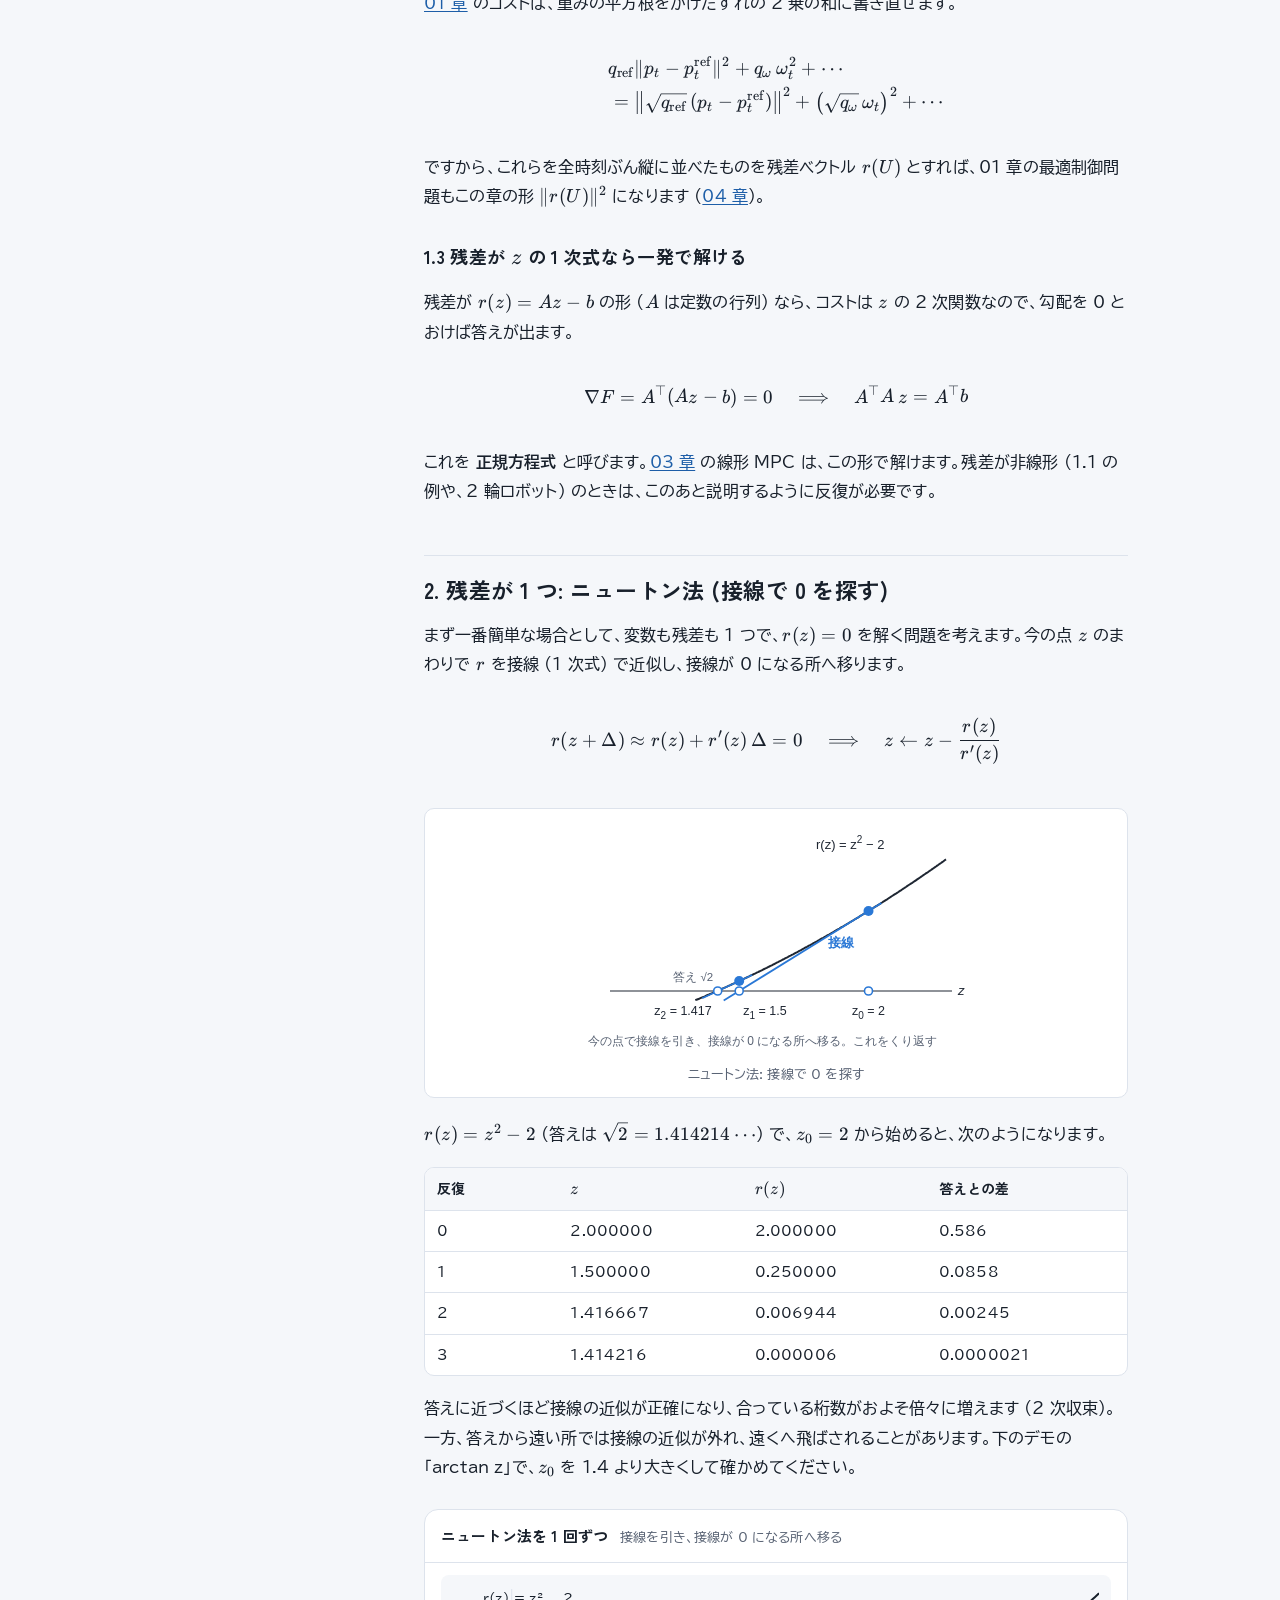
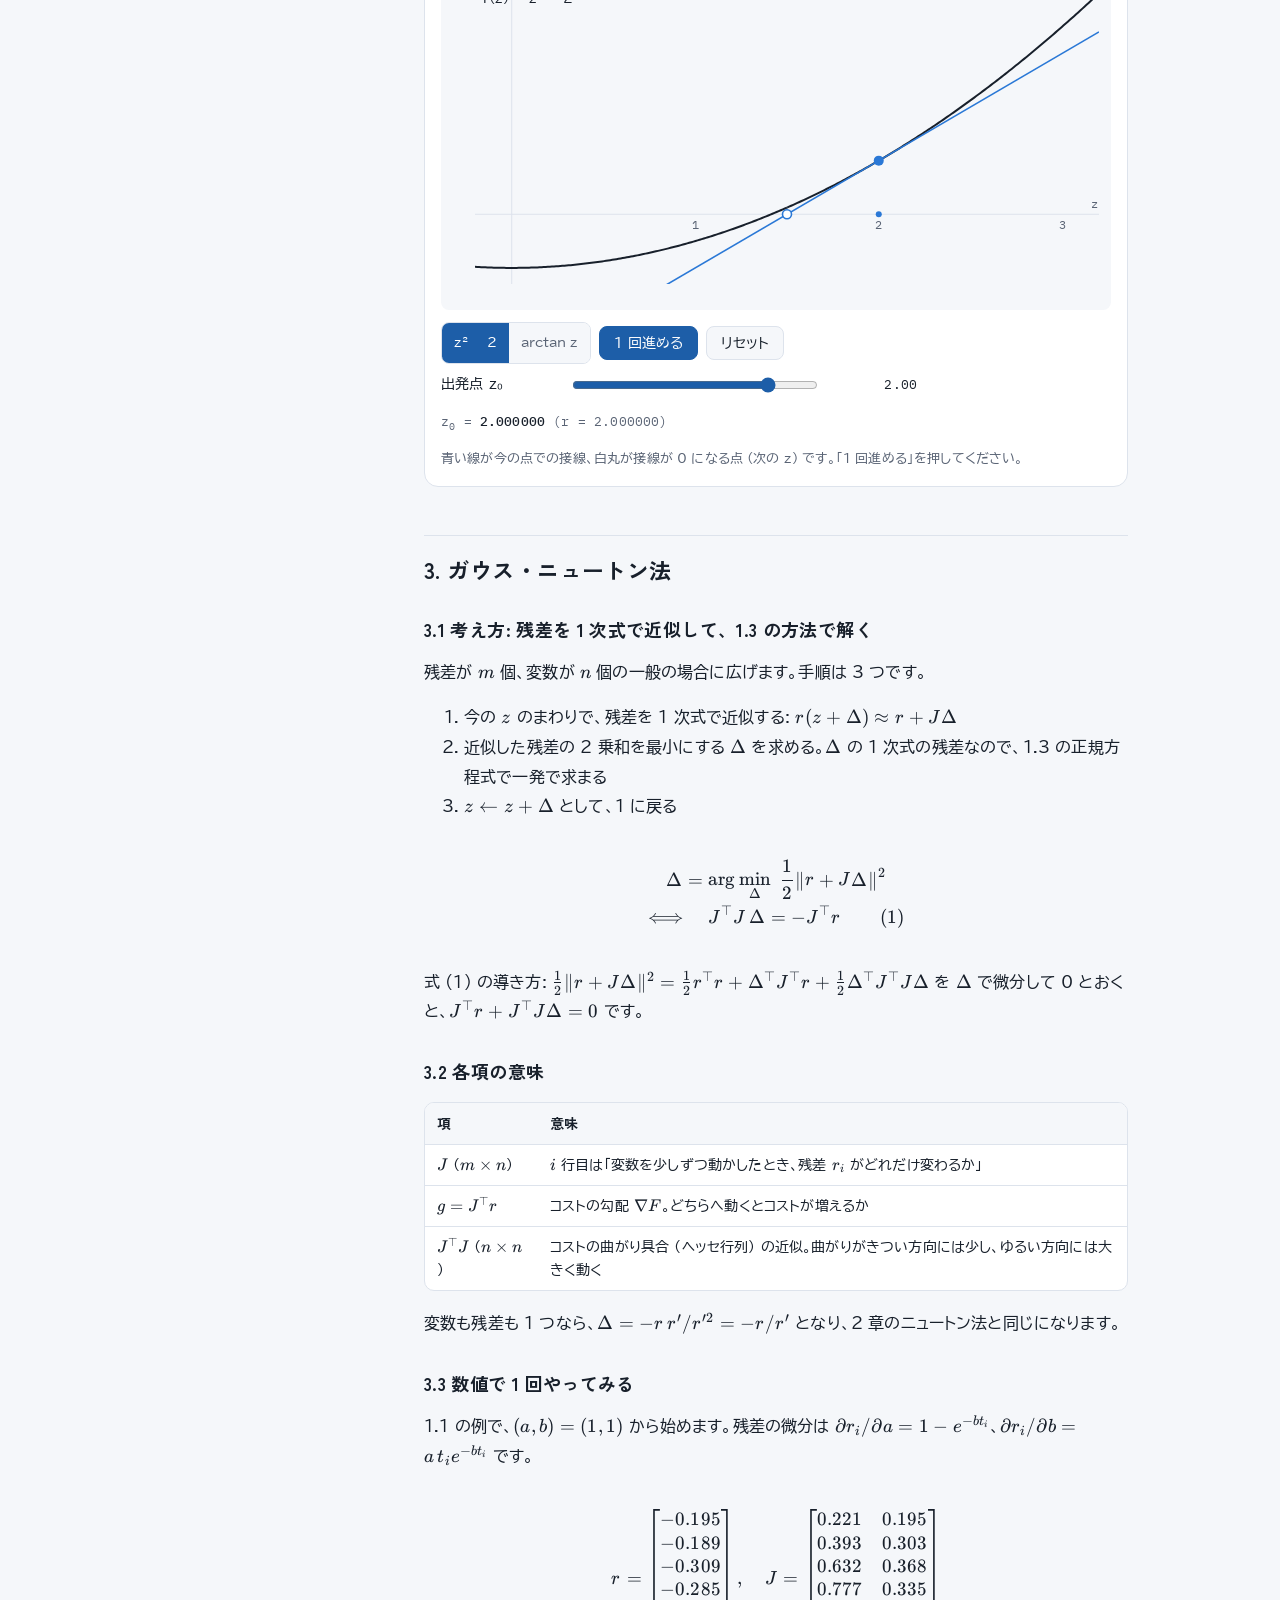
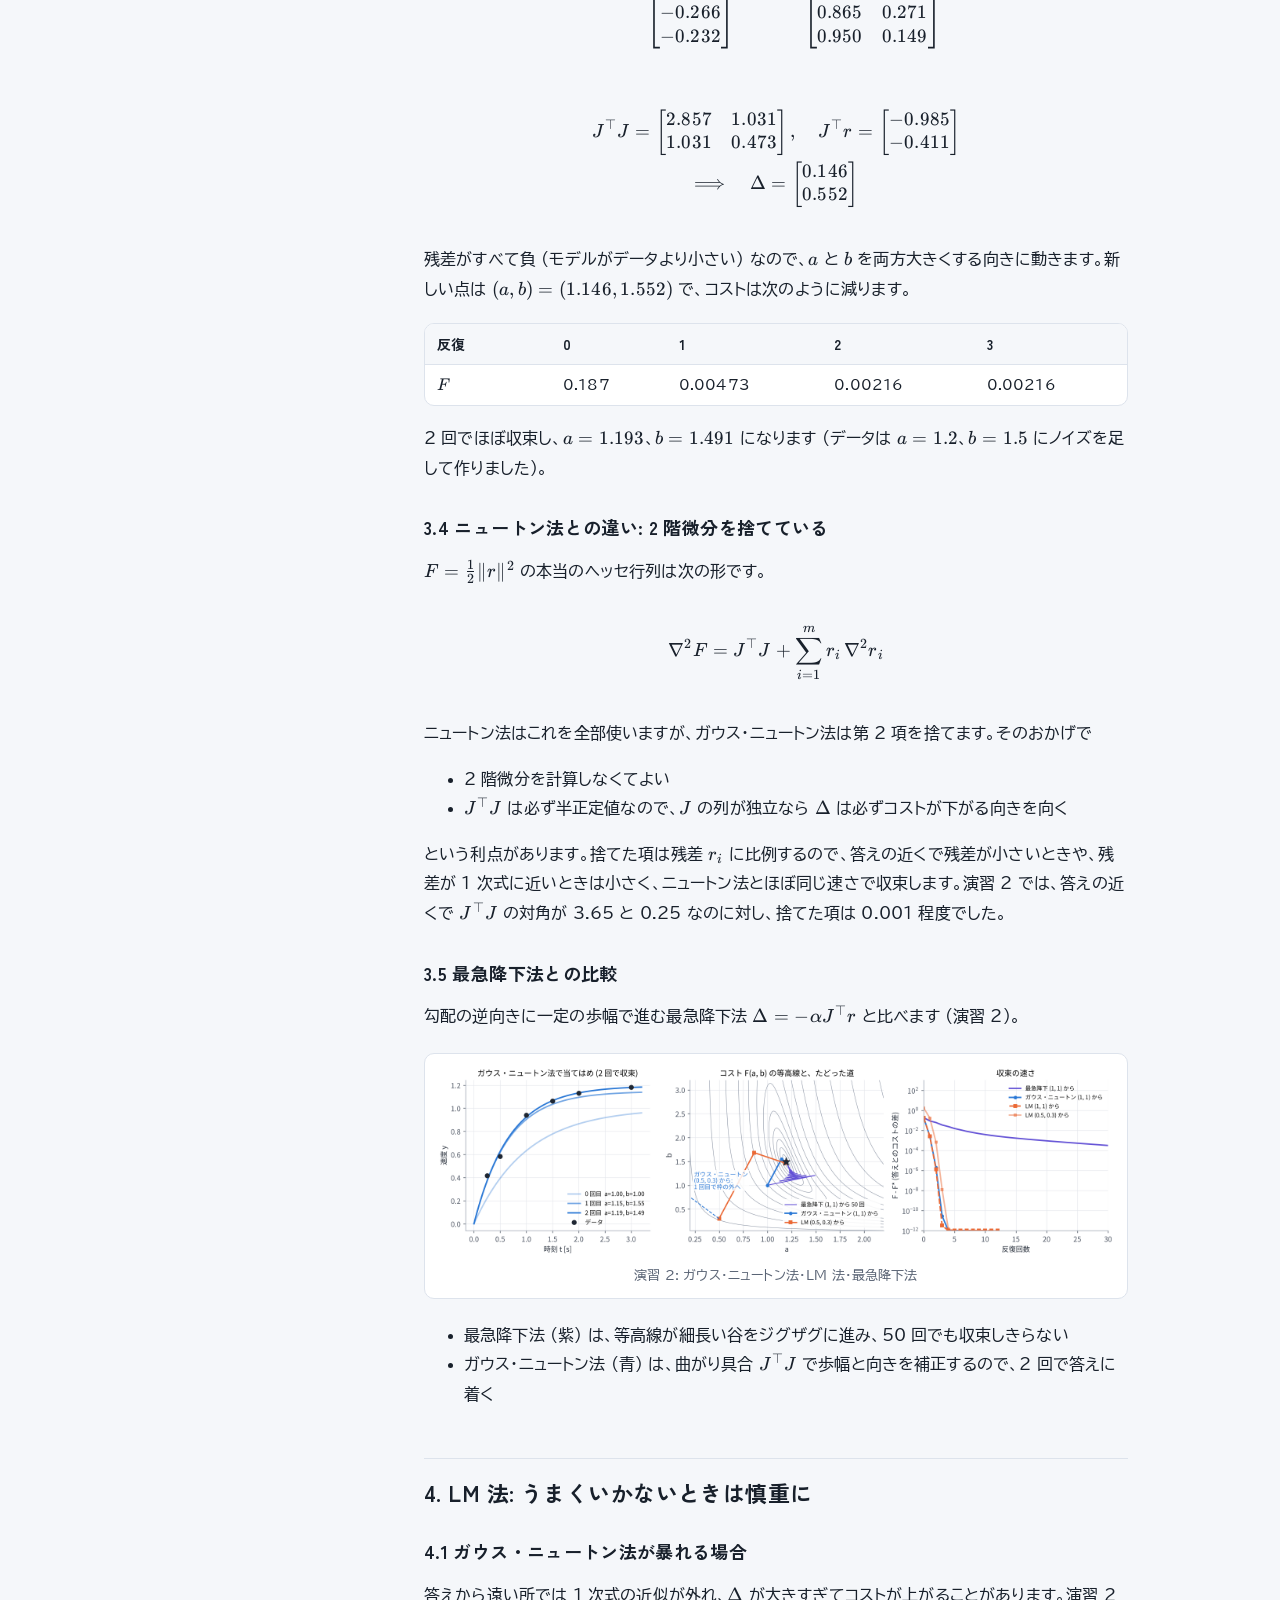
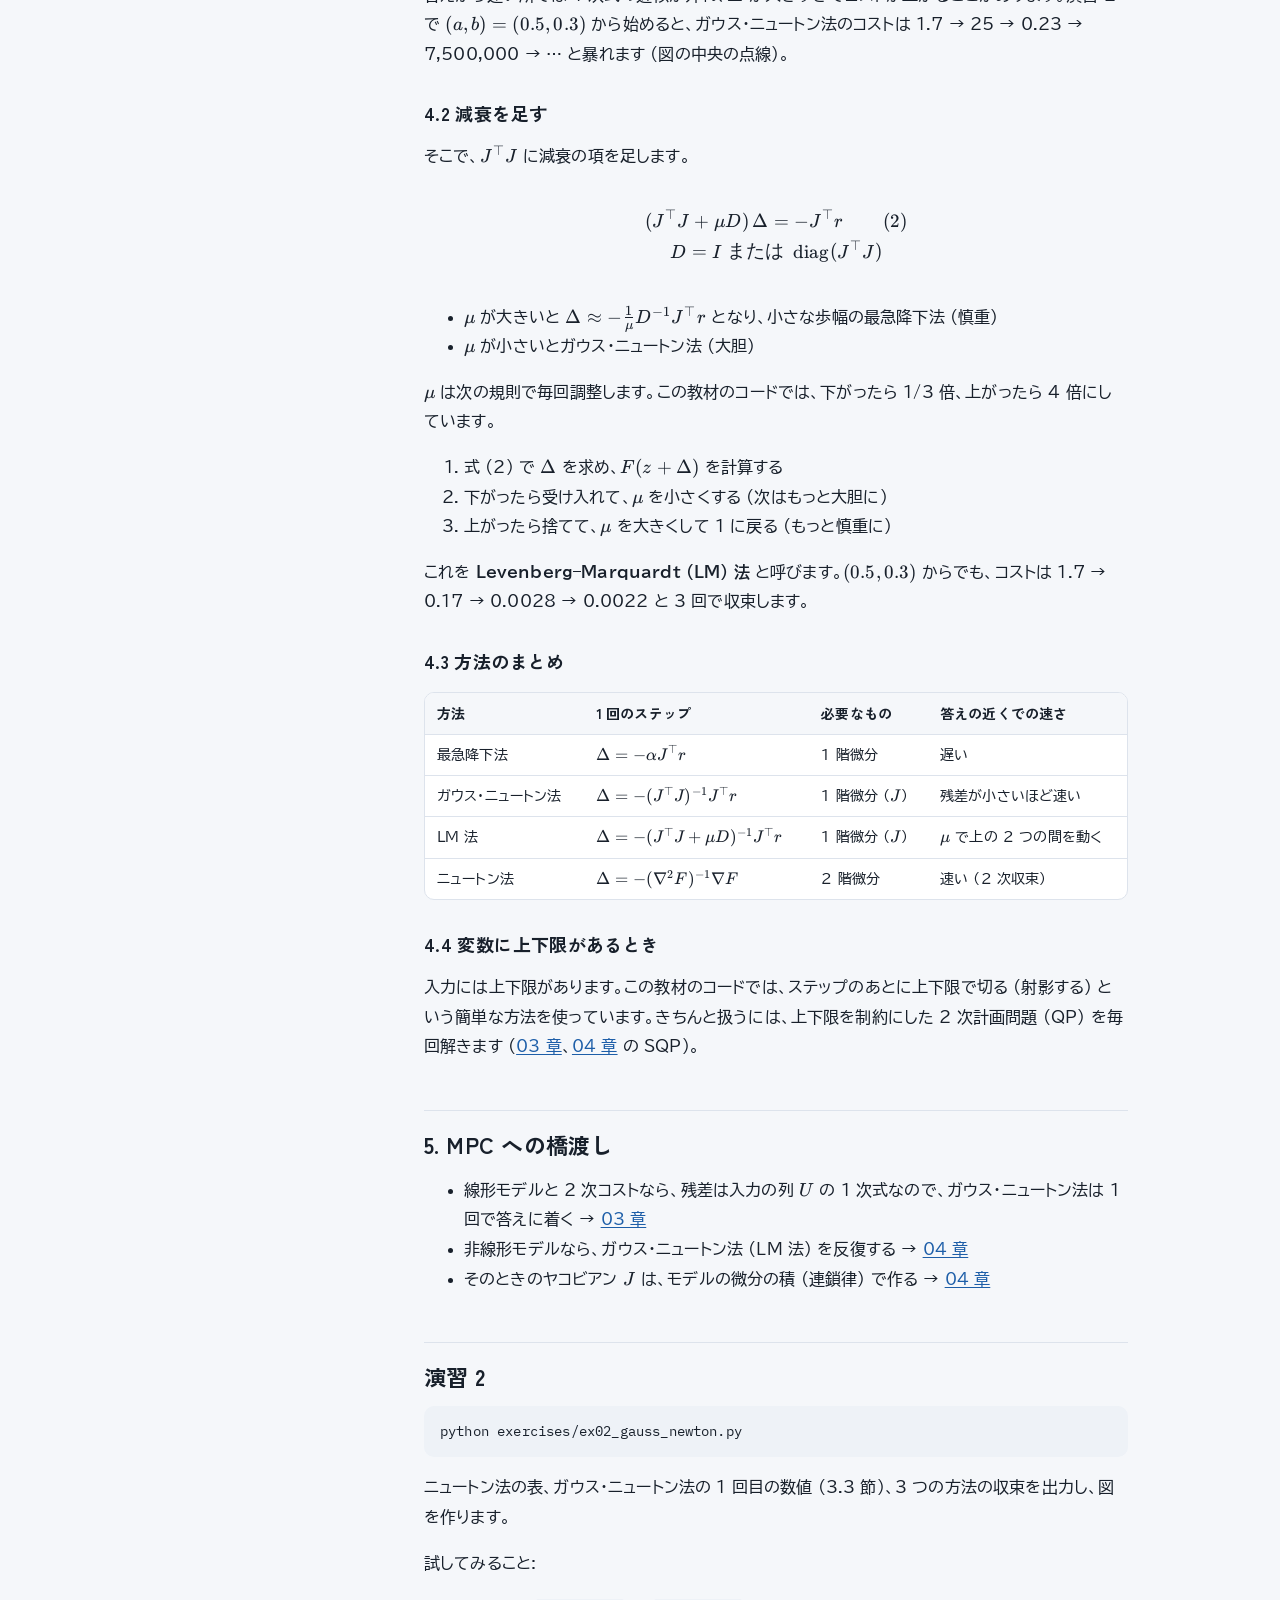
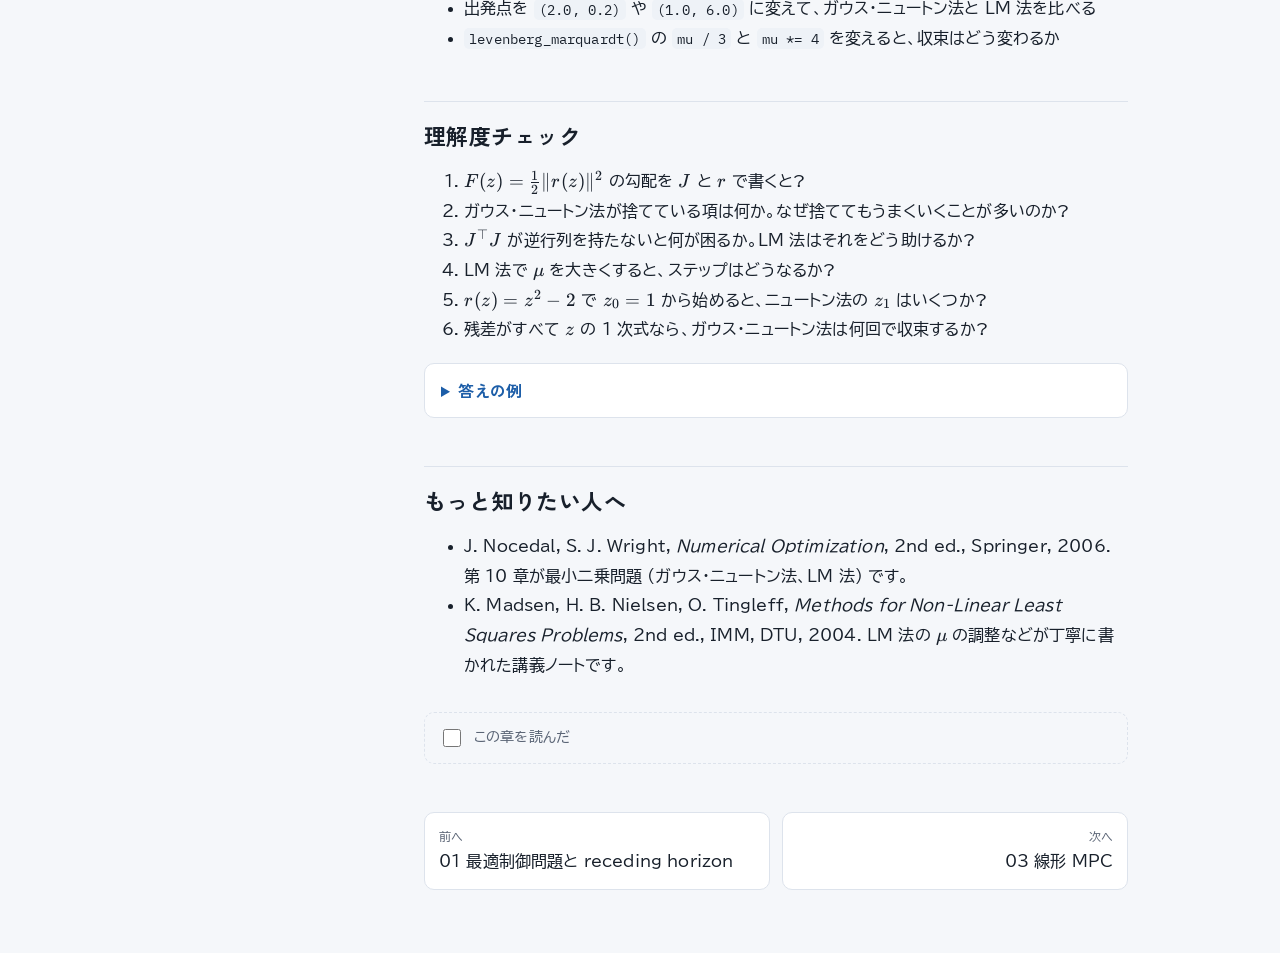
<file: html/02_least_squares_gauss_newton.html>
<!doctype html>
<html lang="ja">
<head>
<meta charset="utf-8">
<meta name="viewport" content="width=device-width, initial-scale=1, viewport-fit=cover">
<title>最小二乗とガウス・ニュートン法 | MPC × MPPI 学習ノート</title>
<link rel="preconnect" href="https://fonts.googleapis.com">
<link rel="preconnect" href="https://fonts.gstatic.com" crossorigin>
<link rel="stylesheet" href="https://fonts.googleapis.com/css2?family=BIZ+UDPGothic:wght@400;700&family=IBM+Plex+Mono:wght@400;500&family=Zen+Kaku+Gothic+New:wght@500;700&display=swap">
<link rel="stylesheet" href="assets/style.css">
<link rel="stylesheet" href="assets/katex/katex.css">
<script defer src="assets/katex/katex.min.js"></script>
<script defer src="assets/katex/auto-render.min.js"></script>
</head>
<body>
<header class="topbar">
  <a class="brand" href="index.html"><svg class="brand-mark" viewBox="0 0 24 24" aria-hidden="true"><path d="M5 12 Q 12 12 20 4" fill="none" stroke="var(--mppi)" stroke-width="1.6" stroke-linecap="round" opacity=".5"/><path d="M5 12 Q 12 12 20 20" fill="none" stroke="var(--mppi)" stroke-width="1.6" stroke-linecap="round" opacity=".5"/><path d="M5 12 H 20" fill="none" stroke="var(--mpc)" stroke-width="2.4" stroke-linecap="round"/><circle cx="5" cy="12" r="3" fill="var(--ink)"/></svg><span>MPC × MPPI 学習ノート</span></a>
  <button class="menu-btn" type="button" aria-expanded="false" aria-label="目次を開く">目次</button>
</header>
<div class="layout">
<nav class="rail" aria-label="章の一覧"><h2>目次</h2><ul class="toc"><li><a href="index.html"><span class="num">◆</span><span>はじめに</span><span></span></a></li><li><a href="00_roadmap.html"><span class="num">00</span><span>学習ロードマップ</span><span class="done" data-done-slug="00_roadmap" title="読了"></span></a></li><li><a href="01_optimal_control.html"><span class="num">01</span><span>最適制御問題と receding horizon</span><span class="done" data-done-slug="01_optimal_control" title="読了"></span></a></li><li><a href="02_least_squares_gauss_newton.html" aria-current="page"><span class="num">02</span><span>最小二乗とガウス・ニュートン法</span><span class="done" data-done-slug="02_least_squares_gauss_newton" title="読了"></span></a></li><li><a href="03_linear_mpc.html"><span class="num">03</span><span>線形 MPC</span><span class="done" data-done-slug="03_linear_mpc" title="読了"></span></a></li><li><a href="04_nonlinear_mpc.html"><span class="num">04</span><span>非線形 MPC</span><span class="done" data-done-slug="04_nonlinear_mpc" title="読了"></span></a></li><li><a href="05_mppi_basics.html"><span class="num">05</span><span>MPPI の考え方</span><span class="done" data-done-slug="05_mppi_basics" title="読了"></span></a></li><li><a href="06_mppi_theory.html"><span class="num">06</span><span>MPPI の理論</span><span class="done" data-done-slug="06_mppi_theory" title="読了"></span></a></li><li><a href="07_comparison.html"><span class="num">07</span><span>MPC と MPPI の比較</span><span class="done" data-done-slug="07_comparison" title="読了"></span></a></li><li><a href="08_nav2_mppi.html"><span class="num">08</span><span>Nav2 の MPPI</span><span class="done" data-done-slug="08_nav2_mppi" title="読了"></span></a></li><li><a href="09_glossary.html"><span class="num">09</span><span>用語集</span><span class="done" data-done-slug="09_glossary" title="読了"></span></a></li></ul><h2>リンク</h2><p class="rail-note"><a href="https://github.com/mamoru1126/study_mpc_mppi" target="_blank" rel="noopener">このリポジトリ</a><br><a href="https://docs.nav2.org/configuration/packages/configuring-mppic.html" target="_blank" rel="noopener">Nav2 の MPPI の設定ガイド</a><br><a href="https://homes.cs.washington.edu/~bboots/files/InformationTheoreticMPC.pdf" target="_blank" rel="noopener">MPPI の論文 (Williams et al. 2017)</a></p><p class="rail-note">各章の最後で「この章を読んだ」にチェックすると、ここに印が付きます (このブラウザにだけ保存)。</p></nav>
<main>
<article class="article">
<div class="chapter-meta"><span class="chip time">第 02 章</span><span class="chip math">数学</span><span class="chip opt">最適化</span><span class="chip time">目安 2 時間</span></div>
<h1 id="02-最小二乗とガウスニュートン法">02. 最小二乗とガウス・ニュートン法</h1>
<h2 id="この章のゴール">この章のゴール</h2>
<ul>
<li>コストを「残差の 2 乗和」<span class="arithmatex">\(F(z) = \frac12 \lVert r(z) \rVert^2\)</span> の形で書ける</li>
<li>残差が 1 つのときのニュートン法 (接線で 0 を探す) が分かる</li>
<li>ガウス・ニュートン法の式 <span class="arithmatex">\(J^\top J\,\Delta = -J^\top r\)</span> を導けて、各項の意味を説明できる</li>
<li>LM 法の減衰 <span class="arithmatex">\(\mu\)</span> の役割が分かる</li>
</ul>
<blockquote>
<p><strong>つながり</strong>
MPC の多くは、<a href="01_optimal_control.html">01 章</a> のコストを「残差の 2 乗和」と見て、この章のガウス・ニュートン法やその仲間で解きます。さらに <a href="06_mppi_theory.html">06 章</a> では、MPPI の更新が、この章の LM 法と同じ形の式になることを見ます。</p>
</blockquote>
<hr />
<h2 id="0-この章で使う記号">0. この章で使う記号</h2>
<table>
<thead>
<tr>
<th>記号</th>
<th>意味</th>
</tr>
</thead>
<tbody>
<tr>
<td><span class="arithmatex">\(z\)</span></td>
<td>変数 (<span class="arithmatex">\(n\)</span> 個の数を並べたベクトル)。MPC では入力の列 <span class="arithmatex">\(U\)</span></td>
</tr>
<tr>
<td><span class="arithmatex">\(r(z)\)</span></td>
<td>残差ベクトル。0 にしたい「ずれ」を <span class="arithmatex">\(m\)</span> 個並べたもの</td>
</tr>
<tr>
<td><span class="arithmatex">\(F(z) = \frac12 \lVert r(z) \rVert^2\)</span></td>
<td>コスト (残差の 2 乗和の半分。<span class="arithmatex">\(\frac12\)</span> は微分をきれいにするためで、答えは変わらない)</td>
</tr>
<tr>
<td><span class="arithmatex">\(J = \partial r / \partial z\)</span></td>
<td>ヤコビアン。<span class="arithmatex">\(m \times n\)</span> の行列で、<span class="arithmatex">\(i\)</span> 行 <span class="arithmatex">\(j\)</span> 列は「<span class="arithmatex">\(z_j\)</span> を少し動かすと <span class="arithmatex">\(r_i\)</span> がどれだけ変わるか」</td>
</tr>
<tr>
<td><span class="arithmatex">\(\Delta\)</span></td>
<td>1 回の反復で <span class="arithmatex">\(z\)</span> を直す量</td>
</tr>
<tr>
<td><span class="arithmatex">\(\mu\)</span></td>
<td>LM 法の減衰 (慎重さのつまみ)</td>
</tr>
</tbody>
</table>
<h2 id="1-最小二乗-ずれを並べて-2-乗和にする">1. 最小二乗: ずれを並べて 2 乗和にする</h2>
<h3 id="11-例-モーターの速度の立ち上がり">1.1 例: モーターの速度の立ち上がり</h3>
<p>モーターに一定の電圧をかけると、速度は <span class="arithmatex">\(y(t) = a\,(1 - e^{-bt})\)</span> のように立ち上がります。<span class="arithmatex">\(a\)</span> は最終的な速度、<span class="arithmatex">\(b\)</span> は立ち上がりの速さです。6 回測ったデータから <span class="arithmatex">\(a\)</span> と <span class="arithmatex">\(b\)</span> を求めます。</p>
<table>
<thead>
<tr>
<th><span class="arithmatex">\(t\)</span> [s]</th>
<th>0.25</th>
<th>0.5</th>
<th>1.0</th>
<th>1.5</th>
<th>2.0</th>
<th>3.0</th>
</tr>
</thead>
<tbody>
<tr>
<td><span class="arithmatex">\(y\)</span></td>
<td>0.416</td>
<td>0.582</td>
<td>0.941</td>
<td>1.062</td>
<td>1.131</td>
<td>1.182</td>
</tr>
</tbody>
</table>
<p>測定ごとのずれ (残差) は <span class="arithmatex">\(r_i(a, b) = a\,(1 - e^{-b t_i}) - y_i\)</span> です。ノイズがあるので 6 個のずれを全部 0 にはできません。そこで、2 乗和を最小にします。</p>
<div class="arithmatex">\[
F(a, b) = \frac12 \sum_{i=1}^{6} r_i(a, b)^2
\]</div>
<h3 id="12-01-章のコストも同じ形">1.2 01 章のコストも同じ形</h3>
<p><a href="01_optimal_control.html">01 章</a> のコストは、重みの平方根をかけたずれの 2 乗の和に書き直せます。</p>
<div class="arithmatex">\[
\begin{aligned}
& q_{\mathrm{ref}} \lVert p_t - p_t^{\mathrm{ref}} \rVert^2 + q_\omega\, \omega_t^2 + \cdots \\
&= \bigl\lVert \sqrt{q_{\mathrm{ref}}}\,(p_t - p_t^{\mathrm{ref}}) \bigr\rVert^2 + \bigl(\sqrt{q_\omega}\, \omega_t\bigr)^2 + \cdots
\end{aligned}
\]</div>
<p>ですから、これらを全時刻ぶん縦に並べたものを残差ベクトル <span class="arithmatex">\(r(U)\)</span> とすれば、01 章の最適制御問題もこの章の形 <span class="arithmatex">\(\lVert r(U) \rVert^2\)</span> になります (<a href="04_nonlinear_mpc.html">04 章</a>)。</p>
<h3 id="13-残差が-z-の-1-次式なら一発で解ける">1.3 残差が <span class="arithmatex">\(z\)</span> の 1 次式なら一発で解ける</h3>
<p>残差が <span class="arithmatex">\(r(z) = Az - b\)</span> の形 (<span class="arithmatex">\(A\)</span> は定数の行列) なら、コストは <span class="arithmatex">\(z\)</span> の 2 次関数なので、勾配を 0 とおけば答えが出ます。</p>
<div class="arithmatex">\[
\nabla F = A^\top (Az - b) = 0 \quad \Longrightarrow \quad A^\top A\, z = A^\top b
\]</div>
<p>これを <strong>正規方程式</strong> と呼びます。<a href="03_linear_mpc.html">03 章</a> の線形 MPC は、この形で解けます。残差が非線形 (1.1 の例や、2 輪ロボット) のときは、このあと説明するように反復が必要です。</p>
<h2 id="2-残差が-1-つ-ニュートン法-接線で-0-を探す">2. 残差が 1 つ: ニュートン法 (接線で 0 を探す)</h2>
<p>まず一番簡単な場合として、変数も残差も 1 つで、<span class="arithmatex">\(r(z) = 0\)</span> を解く問題を考えます。今の点 <span class="arithmatex">\(z\)</span> のまわりで <span class="arithmatex">\(r\)</span> を接線 (1 次式) で近似し、接線が 0 になる所へ移ります。</p>
<div class="arithmatex">\[
r(z + \Delta) \approx r(z) + r'(z)\,\Delta = 0
\quad \Longrightarrow \quad
z \leftarrow z - \frac{r(z)}{r'(z)}
\]</div>
<p><img alt="ニュートン法: 接線で 0 を探す" src="figures/fig_newton_tangent.svg" /></p>
<p><span class="arithmatex">\(r(z) = z^2 - 2\)</span> (答えは <span class="arithmatex">\(\sqrt2 = 1.414214\cdots\)</span>) で、<span class="arithmatex">\(z_0 = 2\)</span> から始めると、次のようになります。</p>
<table>
<thead>
<tr>
<th>反復</th>
<th><span class="arithmatex">\(z\)</span></th>
<th><span class="arithmatex">\(r(z)\)</span></th>
<th>答えとの差</th>
</tr>
</thead>
<tbody>
<tr>
<td>0</td>
<td>2.000000</td>
<td>2.000000</td>
<td>0.586</td>
</tr>
<tr>
<td>1</td>
<td>1.500000</td>
<td>0.250000</td>
<td>0.0858</td>
</tr>
<tr>
<td>2</td>
<td>1.416667</td>
<td>0.006944</td>
<td>0.00245</td>
</tr>
<tr>
<td>3</td>
<td>1.414216</td>
<td>0.000006</td>
<td>0.0000021</td>
</tr>
</tbody>
</table>
<p>答えに近づくほど接線の近似が正確になり、合っている桁数がおよそ倍々に増えます (2 次収束)。一方、答えから遠い所では接線の近似が外れ、遠くへ飛ばされることがあります。下のデモの「arctan z」で、<span class="arithmatex">\(z_0\)</span> を 1.4 より大きくして確かめてください。</p>
<div data-demo="newton"></div>

<h2 id="3-ガウスニュートン法">3. ガウス・ニュートン法</h2>
<h3 id="31-考え方-残差を-1-次式で近似して13-の方法で解く">3.1 考え方: 残差を 1 次式で近似して、1.3 の方法で解く</h3>
<p>残差が <span class="arithmatex">\(m\)</span> 個、変数が <span class="arithmatex">\(n\)</span> 個の一般の場合に広げます。手順は 3 つです。</p>
<ol>
<li>今の <span class="arithmatex">\(z\)</span> のまわりで、残差を 1 次式で近似する: <span class="arithmatex">\(r(z + \Delta) \approx r + J\Delta\)</span></li>
<li>近似した残差の 2 乗和を最小にする <span class="arithmatex">\(\Delta\)</span> を求める。<span class="arithmatex">\(\Delta\)</span> の 1 次式の残差なので、1.3 の正規方程式で一発で求まる</li>
<li><span class="arithmatex">\(z \leftarrow z + \Delta\)</span> として、1 に戻る</li>
</ol>
<div class="arithmatex">\[
\begin{gathered}
\Delta = \arg\min_{\Delta}\ \frac12 \lVert r + J\Delta \rVert^2 \\
\Longleftrightarrow \quad J^\top J\, \Delta = -J^\top r \qquad (1)
\end{gathered}
\]</div>
<p>式 (1) の導き方: <span class="arithmatex">\(\frac12 \lVert r + J\Delta \rVert^2 = \frac12 r^\top r + \Delta^\top J^\top r + \frac12 \Delta^\top J^\top J \Delta\)</span> を <span class="arithmatex">\(\Delta\)</span> で微分して 0 とおくと、<span class="arithmatex">\(J^\top r + J^\top J\Delta = 0\)</span> です。</p>
<h3 id="32-各項の意味">3.2 各項の意味</h3>
<table>
<thead>
<tr>
<th>項</th>
<th>意味</th>
</tr>
</thead>
<tbody>
<tr>
<td><span class="arithmatex">\(J\)</span> (<span class="arithmatex">\(m \times n\)</span>)</td>
<td><span class="arithmatex">\(i\)</span> 行目は「変数を少しずつ動かしたとき、残差 <span class="arithmatex">\(r_i\)</span> がどれだけ変わるか」</td>
</tr>
<tr>
<td><span class="arithmatex">\(g = J^\top r\)</span></td>
<td>コストの勾配 <span class="arithmatex">\(\nabla F\)</span>。どちらへ動くとコストが増えるか</td>
</tr>
<tr>
<td><span class="arithmatex">\(J^\top J\)</span> (<span class="arithmatex">\(n \times n\)</span>)</td>
<td>コストの曲がり具合 (ヘッセ行列) の近似。曲がりがきつい方向には少し、ゆるい方向には大きく動く</td>
</tr>
</tbody>
</table>
<p>変数も残差も 1 つなら、<span class="arithmatex">\(\Delta = -r\,r' / r'^2 = -r / r'\)</span> となり、2 章のニュートン法と同じになります。</p>
<h3 id="33-数値で-1-回やってみる">3.3 数値で 1 回やってみる</h3>
<p>1.1 の例で、<span class="arithmatex">\((a, b) = (1, 1)\)</span> から始めます。残差の微分は <span class="arithmatex">\(\partial r_i / \partial a = 1 - e^{-b t_i}\)</span>、<span class="arithmatex">\(\partial r_i / \partial b = a\, t_i e^{-b t_i}\)</span> です。</p>
<div class="arithmatex">\[
r = \begin{bmatrix} -0.195 \\ -0.189 \\ -0.309 \\ -0.285 \\ -0.266 \\ -0.232 \end{bmatrix},
\quad
J = \begin{bmatrix} 0.221 & 0.195 \\ 0.393 & 0.303 \\ 0.632 & 0.368 \\ 0.777 & 0.335 \\ 0.865 & 0.271 \\ 0.950 & 0.149 \end{bmatrix}
\]</div>
<div class="arithmatex">\[
\begin{gathered}
J^\top J = \begin{bmatrix} 2.857 & 1.031 \\ 1.031 & 0.473 \end{bmatrix},
\quad
J^\top r = \begin{bmatrix} -0.985 \\ -0.411 \end{bmatrix} \\
\Longrightarrow \quad
\Delta = \begin{bmatrix} 0.146 \\ 0.552 \end{bmatrix}
\end{gathered}
\]</div>
<p>残差がすべて負 (モデルがデータより小さい) なので、<span class="arithmatex">\(a\)</span> と <span class="arithmatex">\(b\)</span> を両方大きくする向きに動きます。新しい点は <span class="arithmatex">\((a, b) = (1.146, 1.552)\)</span> で、コストは次のように減ります。</p>
<table>
<thead>
<tr>
<th>反復</th>
<th>0</th>
<th>1</th>
<th>2</th>
<th>3</th>
</tr>
</thead>
<tbody>
<tr>
<td><span class="arithmatex">\(F\)</span></td>
<td>0.187</td>
<td>0.00473</td>
<td>0.00216</td>
<td>0.00216</td>
</tr>
</tbody>
</table>
<p>2 回でほぼ収束し、<span class="arithmatex">\(a = 1.193\)</span>、<span class="arithmatex">\(b = 1.491\)</span> になります (データは <span class="arithmatex">\(a = 1.2\)</span>、<span class="arithmatex">\(b = 1.5\)</span> にノイズを足して作りました)。</p>
<h3 id="34-ニュートン法との違い-2-階微分を捨てている">3.4 ニュートン法との違い: 2 階微分を捨てている</h3>
<p><span class="arithmatex">\(F = \frac12 \lVert r \rVert^2\)</span> の本当のヘッセ行列は次の形です。</p>
<div class="arithmatex">\[
\nabla^2 F = J^\top J + \sum_{i=1}^{m} r_i\, \nabla^2 r_i
\]</div>
<p>ニュートン法はこれを全部使いますが、ガウス・ニュートン法は第 2 項を捨てます。そのおかげで</p>
<ul>
<li>2 階微分を計算しなくてよい</li>
<li><span class="arithmatex">\(J^\top J\)</span> は必ず半正定値なので、<span class="arithmatex">\(J\)</span> の列が独立なら <span class="arithmatex">\(\Delta\)</span> は必ずコストが下がる向きを向く</li>
</ul>
<p>という利点があります。捨てた項は残差 <span class="arithmatex">\(r_i\)</span> に比例するので、答えの近くで残差が小さいときや、残差が 1 次式に近いときは小さく、ニュートン法とほぼ同じ速さで収束します。演習 2 では、答えの近くで <span class="arithmatex">\(J^\top J\)</span> の対角が 3.65 と 0.25 なのに対し、捨てた項は 0.001 程度でした。</p>
<h3 id="35-最急降下法との比較">3.5 最急降下法との比較</h3>
<p>勾配の逆向きに一定の歩幅で進む最急降下法 <span class="arithmatex">\(\Delta = -\alpha J^\top r\)</span> と比べます (演習 2)。</p>
<p><img alt="演習 2: ガウス・ニュートン法・LM 法・最急降下法" src="figures/ex02_gauss_newton.png" /></p>
<ul>
<li>最急降下法 (紫) は、等高線が細長い谷をジグザグに進み、50 回でも収束しきらない</li>
<li>ガウス・ニュートン法 (青) は、曲がり具合 <span class="arithmatex">\(J^\top J\)</span> で歩幅と向きを補正するので、2 回で答えに着く</li>
</ul>
<h2 id="4-lm-法-うまくいかないときは慎重に">4. LM 法: うまくいかないときは慎重に</h2>
<h3 id="41-ガウスニュートン法が暴れる場合">4.1 ガウス・ニュートン法が暴れる場合</h3>
<p>答えから遠い所では 1 次式の近似が外れ、<span class="arithmatex">\(\Delta\)</span> が大きすぎてコストが上がることがあります。演習 2 で <span class="arithmatex">\((a, b) = (0.5, 0.3)\)</span> から始めると、ガウス・ニュートン法のコストは 1.7 → 25 → 0.23 → 7,500,000 → … と暴れます (図の中央の点線)。</p>
<h3 id="42-減衰を足す">4.2 減衰を足す</h3>
<p>そこで、<span class="arithmatex">\(J^\top J\)</span> に減衰の項を足します。</p>
<div class="arithmatex">\[
\begin{gathered}
(J^\top J + \mu D)\, \Delta = -J^\top r \qquad (2) \\
D = I \ \text{または}\ \operatorname{diag}(J^\top J)
\end{gathered}
\]</div>
<ul>
<li><span class="arithmatex">\(\mu\)</span> が大きいと <span class="arithmatex">\(\Delta \approx -\frac{1}{\mu} D^{-1} J^\top r\)</span> となり、小さな歩幅の最急降下法 (慎重)</li>
<li><span class="arithmatex">\(\mu\)</span> が小さいとガウス・ニュートン法 (大胆)</li>
</ul>
<p><span class="arithmatex">\(\mu\)</span> は次の規則で毎回調整します。この教材のコードでは、下がったら 1/3 倍、上がったら 4 倍にしています。</p>
<ol>
<li>式 (2) で <span class="arithmatex">\(\Delta\)</span> を求め、<span class="arithmatex">\(F(z + \Delta)\)</span> を計算する</li>
<li>下がったら受け入れて、<span class="arithmatex">\(\mu\)</span> を小さくする (次はもっと大胆に)</li>
<li>上がったら捨てて、<span class="arithmatex">\(\mu\)</span> を大きくして 1 に戻る (もっと慎重に)</li>
</ol>
<p>これを <strong>Levenberg–Marquardt (LM) 法</strong> と呼びます。<span class="arithmatex">\((0.5, 0.3)\)</span> からでも、コストは 1.7 → 0.17 → 0.0028 → 0.0022 と 3 回で収束します。</p>
<h3 id="43-方法のまとめ">4.3 方法のまとめ</h3>
<table>
<thead>
<tr>
<th>方法</th>
<th>1 回のステップ</th>
<th>必要なもの</th>
<th>答えの近くでの速さ</th>
</tr>
</thead>
<tbody>
<tr>
<td>最急降下法</td>
<td><span class="arithmatex">\(\Delta = -\alpha J^\top r\)</span></td>
<td>1 階微分</td>
<td>遅い</td>
</tr>
<tr>
<td>ガウス・ニュートン法</td>
<td><span class="arithmatex">\(\Delta = -(J^\top J)^{-1} J^\top r\)</span></td>
<td>1 階微分 (<span class="arithmatex">\(J\)</span>)</td>
<td>残差が小さいほど速い</td>
</tr>
<tr>
<td>LM 法</td>
<td><span class="arithmatex">\(\Delta = -(J^\top J + \mu D)^{-1} J^\top r\)</span></td>
<td>1 階微分 (<span class="arithmatex">\(J\)</span>)</td>
<td><span class="arithmatex">\(\mu\)</span> で上の 2 つの間を動く</td>
</tr>
<tr>
<td>ニュートン法</td>
<td><span class="arithmatex">\(\Delta = -(\nabla^2 F)^{-1} \nabla F\)</span></td>
<td>2 階微分</td>
<td>速い (2 次収束)</td>
</tr>
</tbody>
</table>
<h3 id="44-変数に上下限があるとき">4.4 変数に上下限があるとき</h3>
<p>入力には上下限があります。この教材のコードでは、ステップのあとに上下限で切る (射影する) という簡単な方法を使っています。きちんと扱うには、上下限を制約にした 2 次計画問題 (QP) を毎回解きます (<a href="03_linear_mpc.html">03 章</a>、<a href="04_nonlinear_mpc.html">04 章</a> の SQP)。</p>
<h2 id="5-mpc-への橋渡し">5. MPC への橋渡し</h2>
<ul>
<li>線形モデルと 2 次コストなら、残差は入力の列 <span class="arithmatex">\(U\)</span> の 1 次式なので、ガウス・ニュートン法は 1 回で答えに着く → <a href="03_linear_mpc.html">03 章</a></li>
<li>非線形モデルなら、ガウス・ニュートン法 (LM 法) を反復する → <a href="04_nonlinear_mpc.html">04 章</a></li>
<li>そのときのヤコビアン <span class="arithmatex">\(J\)</span> は、モデルの微分の積 (連鎖律) で作る → <a href="04_nonlinear_mpc.html">04 章</a></li>
</ul>
<h2 id="演習-2">演習 2</h2>
<div class="highlight"><pre><span></span><code>python<span class="w"> </span>exercises/ex02_gauss_newton.py
</code></pre></div>
<p>ニュートン法の表、ガウス・ニュートン法の 1 回目の数値 (3.3 節)、3 つの方法の収束を出力し、図を作ります。</p>
<p>試してみること:</p>
<ul>
<li>出発点を <code>(2.0, 0.2)</code> や <code>(1.0, 6.0)</code> に変えて、ガウス・ニュートン法と LM 法を比べる</li>
<li><code>levenberg_marquardt()</code> の <code>mu / 3</code> と <code>mu *= 4</code> を変えると、収束はどう変わるか</li>
</ul>
<h2 id="理解度チェック">理解度チェック</h2>
<ol>
<li><span class="arithmatex">\(F(z) = \frac12 \lVert r(z) \rVert^2\)</span> の勾配を <span class="arithmatex">\(J\)</span> と <span class="arithmatex">\(r\)</span> で書くと?</li>
<li>ガウス・ニュートン法が捨てている項は何か。なぜ捨ててもうまくいくことが多いのか?</li>
<li><span class="arithmatex">\(J^\top J\)</span> が逆行列を持たないと何が困るか。LM 法はそれをどう助けるか?</li>
<li>LM 法で <span class="arithmatex">\(\mu\)</span> を大きくすると、ステップはどうなるか?</li>
<li><span class="arithmatex">\(r(z) = z^2 - 2\)</span> で <span class="arithmatex">\(z_0 = 1\)</span> から始めると、ニュートン法の <span class="arithmatex">\(z_1\)</span> はいくつか?</li>
<li>残差がすべて <span class="arithmatex">\(z\)</span> の 1 次式なら、ガウス・ニュートン法は何回で収束するか?</li>
</ol>
<details>
<summary>答えの例</summary>
<ol>
<li><span class="arithmatex">\(\nabla F = J^\top r\)</span>。</li>
<li>本当のヘッセ行列の第 2 項 <span class="arithmatex">\(\sum_i r_i \nabla^2 r_i\)</span> (2 階微分の項)。残差 <span class="arithmatex">\(r_i\)</span> に比例するので、答えの近くで残差が小さいときや、残差が 1 次式に近いときは小さい。</li>
<li>式 (1) が解けない (ある方向に動いても残差が変わらず、どれだけ動けばよいか決まらない)。LM 法は <span class="arithmatex">\(\mu D\)</span> を足すので、<span class="arithmatex">\(J^\top J + \mu D\)</span> は (<span class="arithmatex">\(\mu &gt; 0\)</span> で <span class="arithmatex">\(D\)</span> が正の対角なら) 必ず逆行列を持つ。</li>
<li>歩幅が小さくなり、向きは勾配の逆向き (最急降下法) に近づく。</li>
<li><span class="arithmatex">\(r(1) = -1\)</span>、<span class="arithmatex">\(r'(1) = 2\)</span> なので <span class="arithmatex">\(z_1 = 1 - (-1)/2 = 1.5\)</span>。</li>
<li>1 回。1 次式の近似が正確なので、式 (1) の答えがそのまま最小点になる (1.3 の正規方程式と同じ)。</li>
</ol>
</details>
<h2 id="もっと知りたい人へ">もっと知りたい人へ</h2>
<ul>
<li>J. Nocedal, S. J. Wright, <em>Numerical Optimization</em>, 2nd ed., Springer, 2006. 第 10 章が最小二乗問題 (ガウス・ニュートン法、LM 法) です。</li>
<li>K. Madsen, H. B. Nielsen, O. Tingleff, <em>Methods for Non-Linear Least Squares Problems</em>, 2nd ed., IMM, DTU, 2004. LM 法の <span class="arithmatex">\(\mu\)</span> の調整などが丁寧に書かれた講義ノートです。</li>
</ul>
<label class="read-toggle"><input type="checkbox" id="read-toggle" data-slug="02_least_squares_gauss_newton"> この章を読んだ</label>
<nav class="pager" aria-label="前後の章"><a class="prev" href="01_optimal_control.html"><small>前へ</small>01 最適制御問題と receding horizon</a><a class="next" href="03_linear_mpc.html"><small>次へ</small>03 線形 MPC</a></nav>
</article>
</main>
</div>
<script src="assets/app.js"></script>
<script src="assets/ctrl.js"></script>
<script src="assets/demos.js"></script>
</body>
</html>
</file>
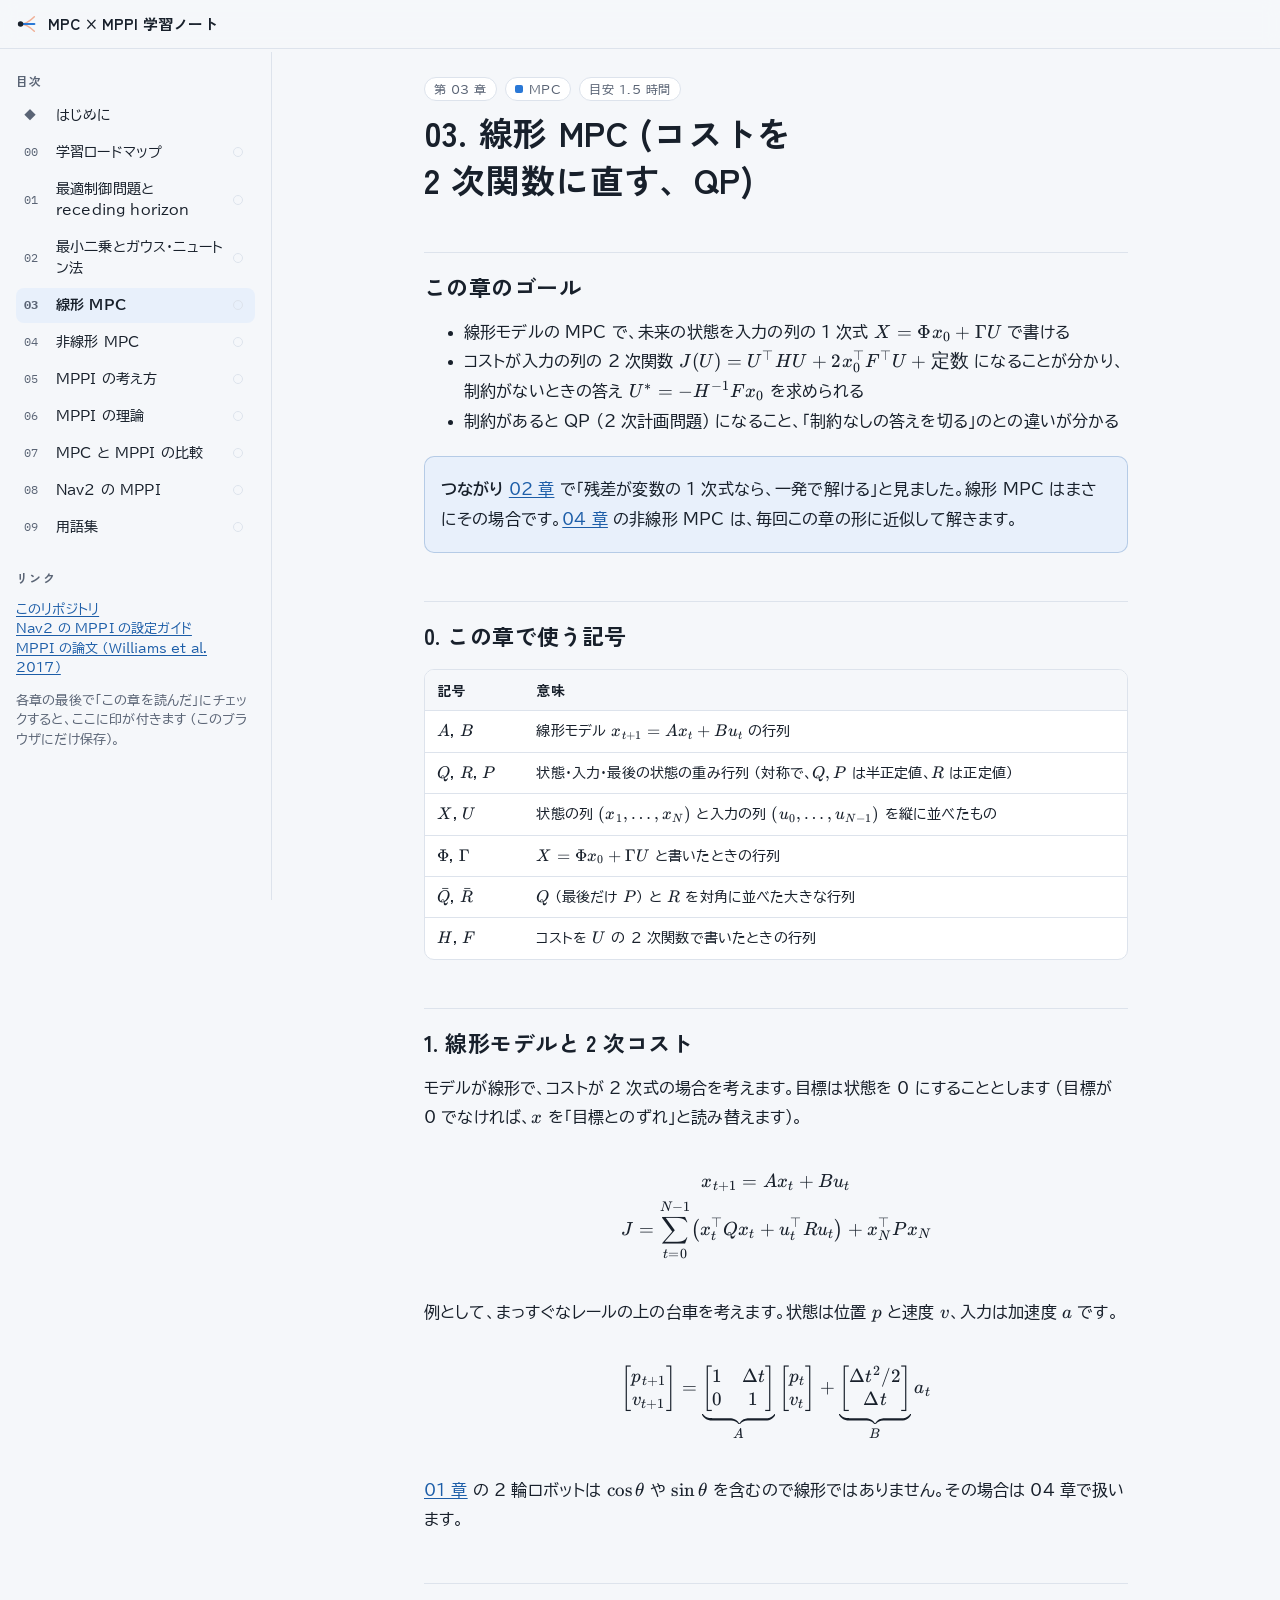
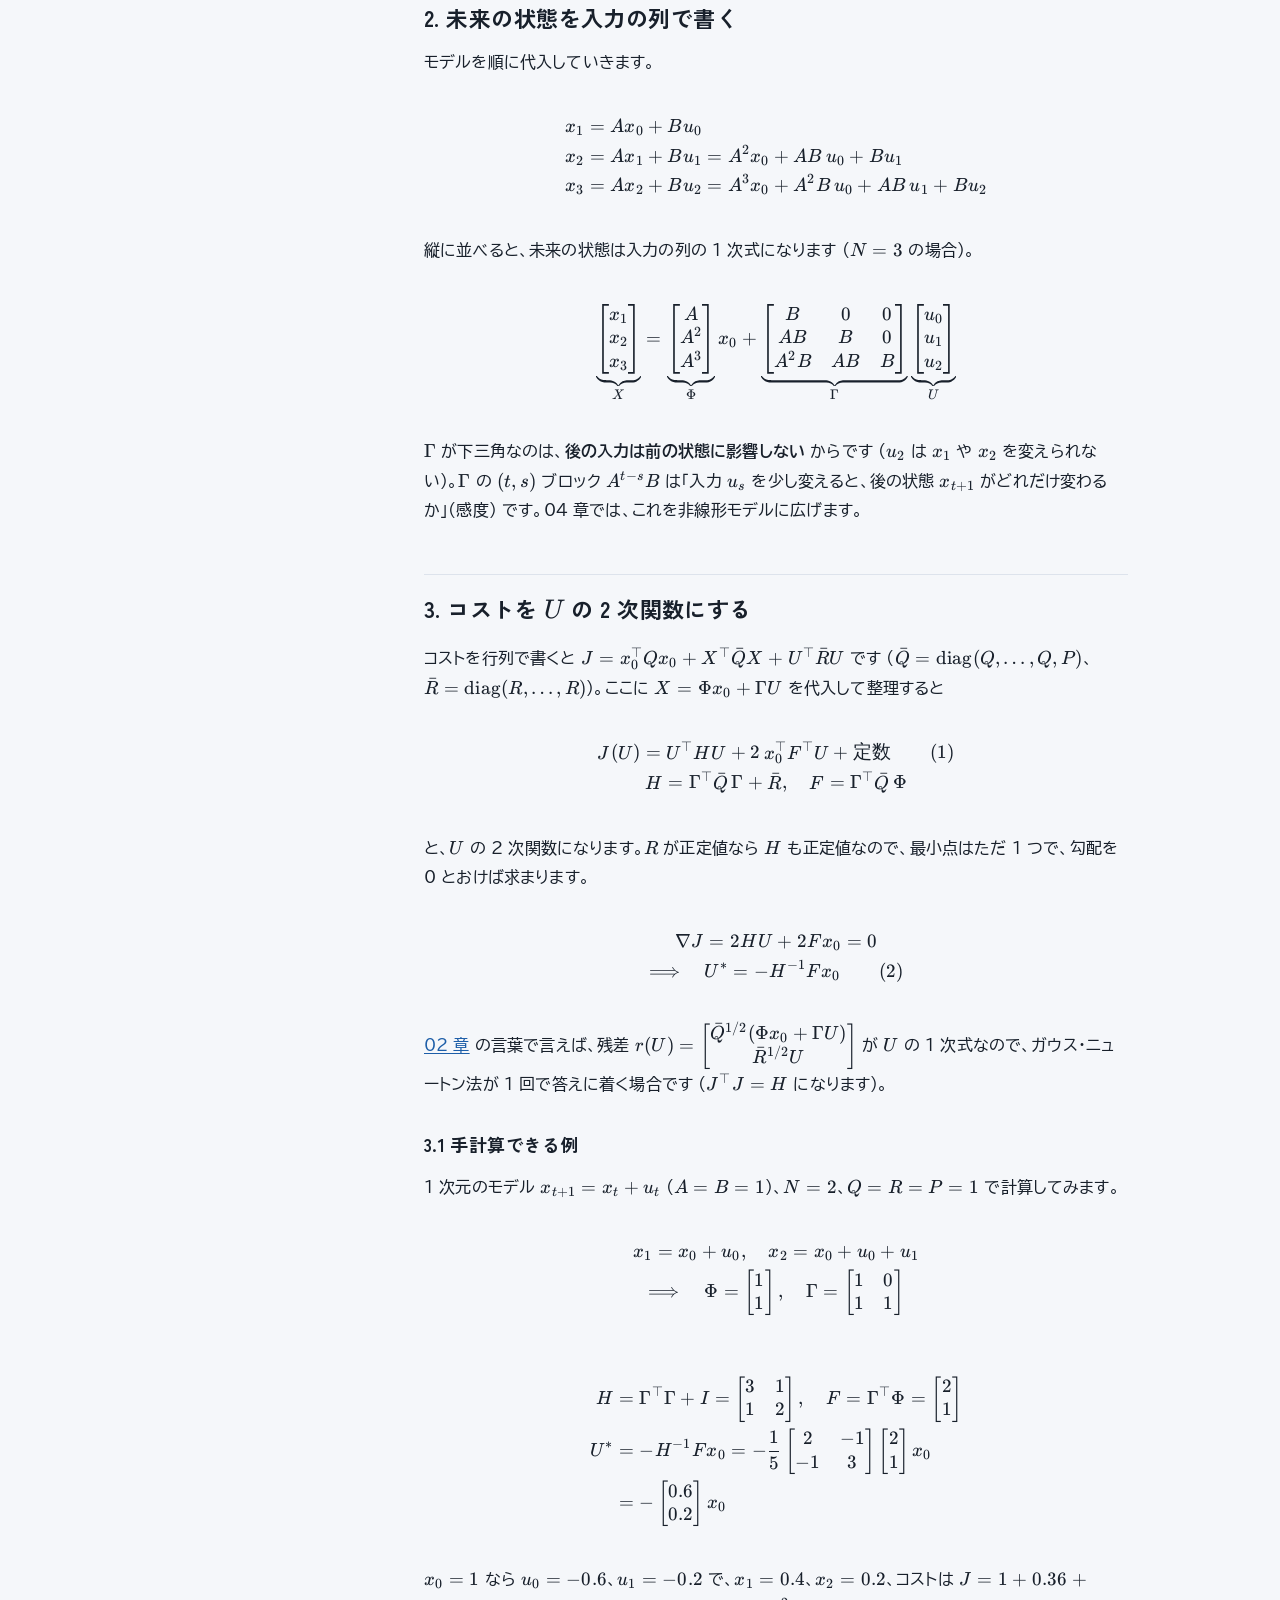
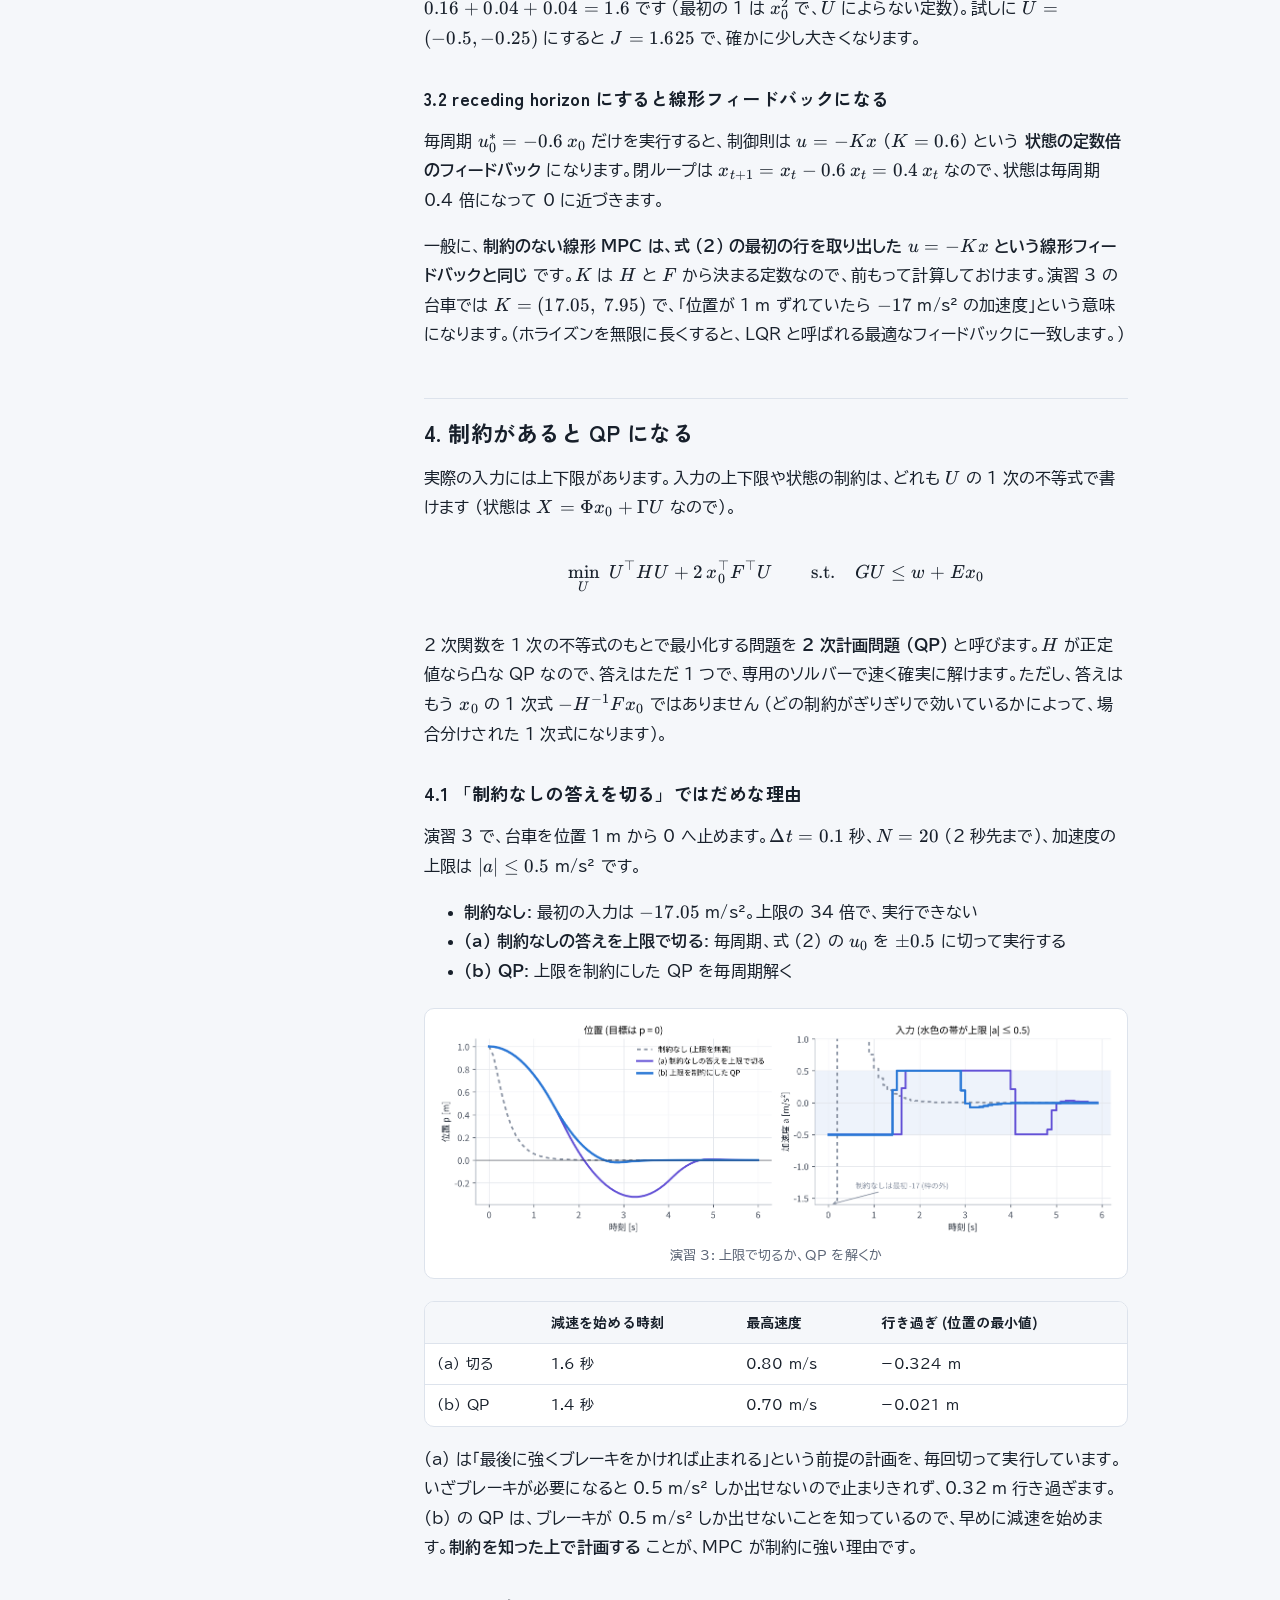
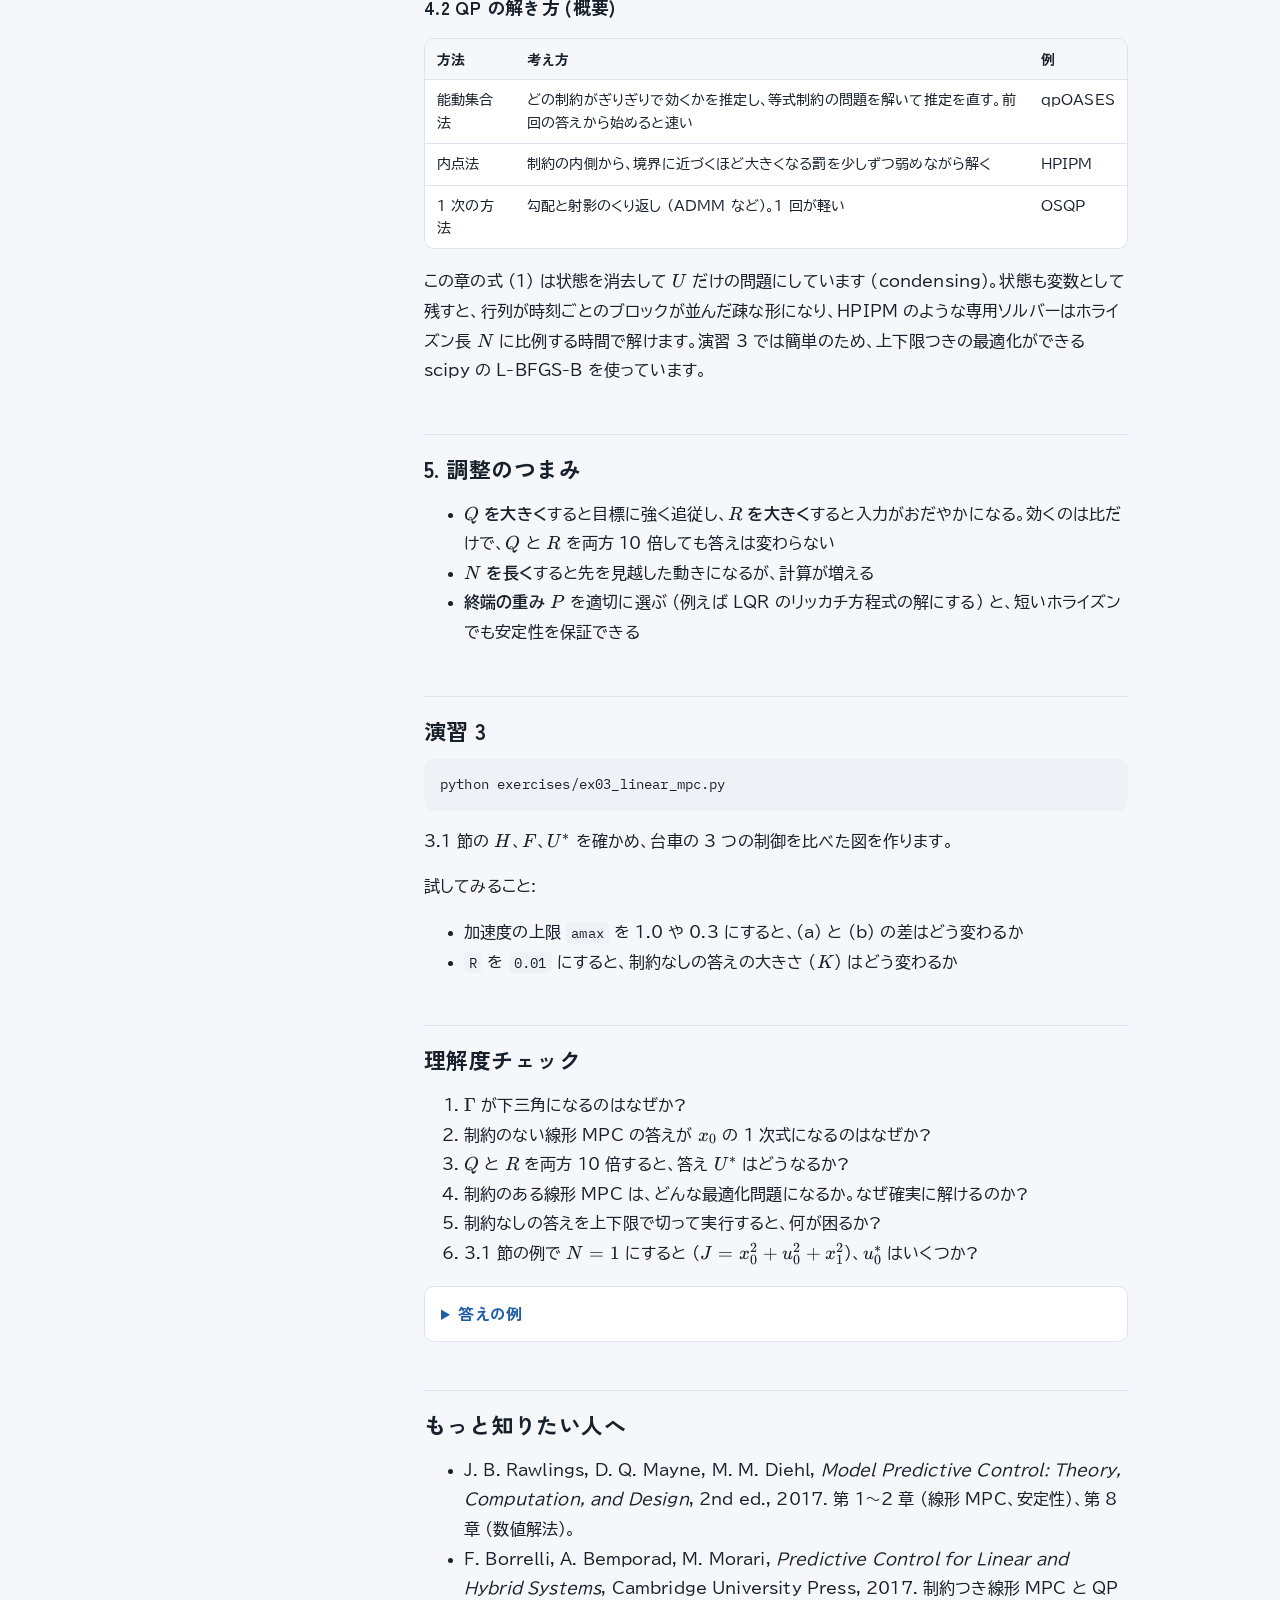
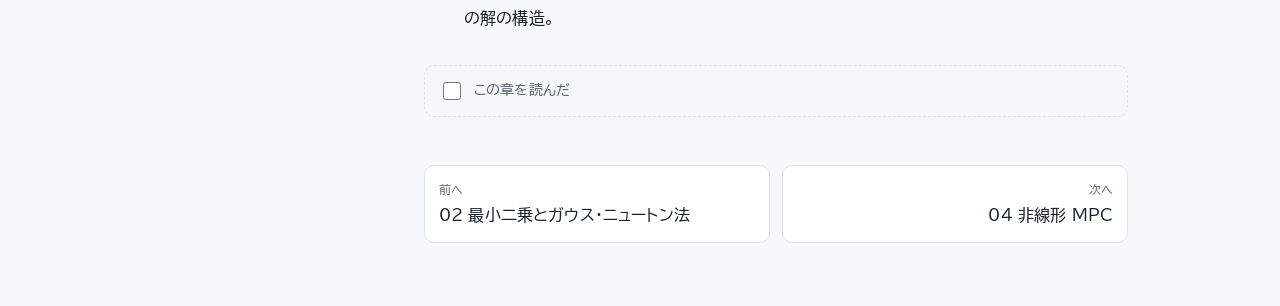
<file: html/03_linear_mpc.html>
<!doctype html>
<html lang="ja">
<head>
<meta charset="utf-8">
<meta name="viewport" content="width=device-width, initial-scale=1, viewport-fit=cover">
<title>線形 MPC | MPC × MPPI 学習ノート</title>
<link rel="preconnect" href="https://fonts.googleapis.com">
<link rel="preconnect" href="https://fonts.gstatic.com" crossorigin>
<link rel="stylesheet" href="https://fonts.googleapis.com/css2?family=BIZ+UDPGothic:wght@400;700&family=IBM+Plex+Mono:wght@400;500&family=Zen+Kaku+Gothic+New:wght@500;700&display=swap">
<link rel="stylesheet" href="assets/style.css">
<link rel="stylesheet" href="assets/katex/katex.css">
<script defer src="assets/katex/katex.min.js"></script>
<script defer src="assets/katex/auto-render.min.js"></script>
</head>
<body>
<header class="topbar">
  <a class="brand" href="index.html"><svg class="brand-mark" viewBox="0 0 24 24" aria-hidden="true"><path d="M5 12 Q 12 12 20 4" fill="none" stroke="var(--mppi)" stroke-width="1.6" stroke-linecap="round" opacity=".5"/><path d="M5 12 Q 12 12 20 20" fill="none" stroke="var(--mppi)" stroke-width="1.6" stroke-linecap="round" opacity=".5"/><path d="M5 12 H 20" fill="none" stroke="var(--mpc)" stroke-width="2.4" stroke-linecap="round"/><circle cx="5" cy="12" r="3" fill="var(--ink)"/></svg><span>MPC × MPPI 学習ノート</span></a>
  <button class="menu-btn" type="button" aria-expanded="false" aria-label="目次を開く">目次</button>
</header>
<div class="layout">
<nav class="rail" aria-label="章の一覧"><h2>目次</h2><ul class="toc"><li><a href="index.html"><span class="num">◆</span><span>はじめに</span><span></span></a></li><li><a href="00_roadmap.html"><span class="num">00</span><span>学習ロードマップ</span><span class="done" data-done-slug="00_roadmap" title="読了"></span></a></li><li><a href="01_optimal_control.html"><span class="num">01</span><span>最適制御問題と receding horizon</span><span class="done" data-done-slug="01_optimal_control" title="読了"></span></a></li><li><a href="02_least_squares_gauss_newton.html"><span class="num">02</span><span>最小二乗とガウス・ニュートン法</span><span class="done" data-done-slug="02_least_squares_gauss_newton" title="読了"></span></a></li><li><a href="03_linear_mpc.html" aria-current="page"><span class="num">03</span><span>線形 MPC</span><span class="done" data-done-slug="03_linear_mpc" title="読了"></span></a></li><li><a href="04_nonlinear_mpc.html"><span class="num">04</span><span>非線形 MPC</span><span class="done" data-done-slug="04_nonlinear_mpc" title="読了"></span></a></li><li><a href="05_mppi_basics.html"><span class="num">05</span><span>MPPI の考え方</span><span class="done" data-done-slug="05_mppi_basics" title="読了"></span></a></li><li><a href="06_mppi_theory.html"><span class="num">06</span><span>MPPI の理論</span><span class="done" data-done-slug="06_mppi_theory" title="読了"></span></a></li><li><a href="07_comparison.html"><span class="num">07</span><span>MPC と MPPI の比較</span><span class="done" data-done-slug="07_comparison" title="読了"></span></a></li><li><a href="08_nav2_mppi.html"><span class="num">08</span><span>Nav2 の MPPI</span><span class="done" data-done-slug="08_nav2_mppi" title="読了"></span></a></li><li><a href="09_glossary.html"><span class="num">09</span><span>用語集</span><span class="done" data-done-slug="09_glossary" title="読了"></span></a></li></ul><h2>リンク</h2><p class="rail-note"><a href="https://github.com/mamoru1126/study_mpc_mppi" target="_blank" rel="noopener">このリポジトリ</a><br><a href="https://docs.nav2.org/configuration/packages/configuring-mppic.html" target="_blank" rel="noopener">Nav2 の MPPI の設定ガイド</a><br><a href="https://homes.cs.washington.edu/~bboots/files/InformationTheoreticMPC.pdf" target="_blank" rel="noopener">MPPI の論文 (Williams et al. 2017)</a></p><p class="rail-note">各章の最後で「この章を読んだ」にチェックすると、ここに印が付きます (このブラウザにだけ保存)。</p></nav>
<main>
<article class="article">
<div class="chapter-meta"><span class="chip time">第 03 章</span><span class="chip mpc">MPC</span><span class="chip time">目安 1.5 時間</span></div>
<h1 id="03-線形-mpc-コストを-2-次関数に直すqp">03. 線形 MPC (コストを 2 次関数に直す、QP)</h1>
<h2 id="この章のゴール">この章のゴール</h2>
<ul>
<li>線形モデルの MPC で、未来の状態を入力の列の 1 次式 <span class="arithmatex">\(X = \Phi x_0 + \Gamma U\)</span> で書ける</li>
<li>コストが入力の列の 2 次関数 <span class="arithmatex">\(J(U) = U^\top H U + 2 x_0^\top F^\top U + \text{定数}\)</span> になることが分かり、制約がないときの答え <span class="arithmatex">\(U^* = -H^{-1} F x_0\)</span> を求められる</li>
<li>制約があると QP (2 次計画問題) になること、「制約なしの答えを切る」のとの違いが分かる</li>
</ul>
<blockquote>
<p><strong>つながり</strong>
<a href="02_least_squares_gauss_newton.html">02 章</a> で「残差が変数の 1 次式なら、一発で解ける」と見ました。線形 MPC はまさにその場合です。<a href="04_nonlinear_mpc.html">04 章</a> の非線形 MPC は、毎回この章の形に近似して解きます。</p>
</blockquote>
<hr />
<h2 id="0-この章で使う記号">0. この章で使う記号</h2>
<table>
<thead>
<tr>
<th>記号</th>
<th>意味</th>
</tr>
</thead>
<tbody>
<tr>
<td><span class="arithmatex">\(A\)</span>, <span class="arithmatex">\(B\)</span></td>
<td>線形モデル <span class="arithmatex">\(x_{t+1} = A x_t + B u_t\)</span> の行列</td>
</tr>
<tr>
<td><span class="arithmatex">\(Q\)</span>, <span class="arithmatex">\(R\)</span>, <span class="arithmatex">\(P\)</span></td>
<td>状態・入力・最後の状態の重み行列 (対称で、<span class="arithmatex">\(Q, P\)</span> は半正定値、<span class="arithmatex">\(R\)</span> は正定値)</td>
</tr>
<tr>
<td><span class="arithmatex">\(X\)</span>, <span class="arithmatex">\(U\)</span></td>
<td>状態の列 <span class="arithmatex">\((x_1, \dots, x_N)\)</span> と入力の列 <span class="arithmatex">\((u_0, \dots, u_{N-1})\)</span> を縦に並べたもの</td>
</tr>
<tr>
<td><span class="arithmatex">\(\Phi\)</span>, <span class="arithmatex">\(\Gamma\)</span></td>
<td><span class="arithmatex">\(X = \Phi x_0 + \Gamma U\)</span> と書いたときの行列</td>
</tr>
<tr>
<td><span class="arithmatex">\(\bar Q\)</span>, <span class="arithmatex">\(\bar R\)</span></td>
<td><span class="arithmatex">\(Q\)</span> (最後だけ <span class="arithmatex">\(P\)</span>) と <span class="arithmatex">\(R\)</span> を対角に並べた大きな行列</td>
</tr>
<tr>
<td><span class="arithmatex">\(H\)</span>, <span class="arithmatex">\(F\)</span></td>
<td>コストを <span class="arithmatex">\(U\)</span> の 2 次関数で書いたときの行列</td>
</tr>
</tbody>
</table>
<h2 id="1-線形モデルと-2-次コスト">1. 線形モデルと 2 次コスト</h2>
<p>モデルが線形で、コストが 2 次式の場合を考えます。目標は状態を 0 にすることとします (目標が 0 でなければ、<span class="arithmatex">\(x\)</span> を「目標とのずれ」と読み替えます)。</p>
<div class="arithmatex">\[
\begin{gathered}
x_{t+1} = A x_t + B u_t \\
J = \sum_{t=0}^{N-1} \bigl( x_t^\top Q x_t + u_t^\top R u_t \bigr) + x_N^\top P x_N
\end{gathered}
\]</div>
<p>例として、まっすぐなレールの上の台車を考えます。状態は位置 <span class="arithmatex">\(p\)</span> と速度 <span class="arithmatex">\(v\)</span>、入力は加速度 <span class="arithmatex">\(a\)</span> です。</p>
<div class="arithmatex">\[
\begin{bmatrix} p_{t+1} \\ v_{t+1} \end{bmatrix}
=
\underbrace{\begin{bmatrix} 1 & \Delta t \\ 0 & 1 \end{bmatrix}}_{A}
\begin{bmatrix} p_t \\ v_t \end{bmatrix}
+
\underbrace{\begin{bmatrix} \Delta t^2 / 2 \\ \Delta t \end{bmatrix}}_{B}
a_t
\]</div>
<p><a href="01_optimal_control.html">01 章</a> の 2 輪ロボットは <span class="arithmatex">\(\cos\theta\)</span> や <span class="arithmatex">\(\sin\theta\)</span> を含むので線形ではありません。その場合は 04 章で扱います。</p>
<h2 id="2-未来の状態を入力の列で書く">2. 未来の状態を入力の列で書く</h2>
<p>モデルを順に代入していきます。</p>
<div class="arithmatex">\[
\begin{aligned}
x_1 &= A x_0 + B u_0 \\
x_2 &= A x_1 + B u_1 = A^2 x_0 + AB\, u_0 + B u_1 \\
x_3 &= A x_2 + B u_2 = A^3 x_0 + A^2 B\, u_0 + AB\, u_1 + B u_2
\end{aligned}
\]</div>
<p>縦に並べると、未来の状態は入力の列の 1 次式になります (<span class="arithmatex">\(N = 3\)</span> の場合)。</p>
<div class="arithmatex">\[
\underbrace{\begin{bmatrix} x_1 \\ x_2 \\ x_3 \end{bmatrix}}_{X}
=
\underbrace{\begin{bmatrix} A \\ A^2 \\ A^3 \end{bmatrix}}_{\Phi} x_0
+
\underbrace{\begin{bmatrix} B & 0 & 0 \\ AB & B & 0 \\ A^2 B & AB & B \end{bmatrix}}_{\Gamma}
\underbrace{\begin{bmatrix} u_0 \\ u_1 \\ u_2 \end{bmatrix}}_{U}
\]</div>
<p><span class="arithmatex">\(\Gamma\)</span> が下三角なのは、<strong>後の入力は前の状態に影響しない</strong> からです (<span class="arithmatex">\(u_2\)</span> は <span class="arithmatex">\(x_1\)</span> や <span class="arithmatex">\(x_2\)</span> を変えられない)。<span class="arithmatex">\(\Gamma\)</span> の <span class="arithmatex">\((t, s)\)</span> ブロック <span class="arithmatex">\(A^{t-s} B\)</span> は「入力 <span class="arithmatex">\(u_s\)</span> を少し変えると、後の状態 <span class="arithmatex">\(x_{t+1}\)</span> がどれだけ変わるか」(感度) です。04 章では、これを非線形モデルに広げます。</p>
<h2 id="3-コストを-u-の-2-次関数にする">3. コストを <span class="arithmatex">\(U\)</span> の 2 次関数にする</h2>
<p>コストを行列で書くと <span class="arithmatex">\(J = x_0^\top Q x_0 + X^\top \bar Q X + U^\top \bar R U\)</span> です (<span class="arithmatex">\(\bar Q = \operatorname{diag}(Q, \dots, Q, P)\)</span>、<span class="arithmatex">\(\bar R = \operatorname{diag}(R, \dots, R)\)</span>)。ここに <span class="arithmatex">\(X = \Phi x_0 + \Gamma U\)</span> を代入して整理すると</p>
<div class="arithmatex">\[
\begin{gathered}
J(U) = U^\top H U + 2\, x_0^\top F^\top U + \text{定数} \qquad (1) \\
H = \Gamma^\top \bar Q\, \Gamma + \bar R, \quad F = \Gamma^\top \bar Q\, \Phi
\end{gathered}
\]</div>
<p>と、<span class="arithmatex">\(U\)</span> の 2 次関数になります。<span class="arithmatex">\(R\)</span> が正定値なら <span class="arithmatex">\(H\)</span> も正定値なので、最小点はただ 1 つで、勾配を 0 とおけば求まります。</p>
<div class="arithmatex">\[
\begin{gathered}
\nabla J = 2HU + 2F x_0 = 0 \\
\Longrightarrow \quad U^* = -H^{-1} F x_0 \qquad (2)
\end{gathered}
\]</div>
<p><a href="02_least_squares_gauss_newton.html">02 章</a> の言葉で言えば、残差 <span class="arithmatex">\(r(U) = \begin{bmatrix} \bar Q^{1/2} (\Phi x_0 + \Gamma U) \\ \bar R^{1/2} U \end{bmatrix}\)</span> が <span class="arithmatex">\(U\)</span> の 1 次式なので、ガウス・ニュートン法が 1 回で答えに着く場合です (<span class="arithmatex">\(J^\top J = H\)</span> になります)。</p>
<h3 id="31-手計算できる例">3.1 手計算できる例</h3>
<p>1 次元のモデル <span class="arithmatex">\(x_{t+1} = x_t + u_t\)</span> (<span class="arithmatex">\(A = B = 1\)</span>)、<span class="arithmatex">\(N = 2\)</span>、<span class="arithmatex">\(Q = R = P = 1\)</span> で計算してみます。</p>
<div class="arithmatex">\[
\begin{gathered}
x_1 = x_0 + u_0, \quad x_2 = x_0 + u_0 + u_1 \\
\Longrightarrow \quad
\Phi = \begin{bmatrix} 1 \\ 1 \end{bmatrix}, \quad
\Gamma = \begin{bmatrix} 1 & 0 \\ 1 & 1 \end{bmatrix}
\end{gathered}
\]</div>
<div class="arithmatex">\[
\begin{aligned}
H &= \Gamma^\top \Gamma + I = \begin{bmatrix} 3 & 1 \\ 1 & 2 \end{bmatrix}, \quad
F = \Gamma^\top \Phi = \begin{bmatrix} 2 \\ 1 \end{bmatrix} \\[4pt]
U^* &= -H^{-1} F x_0 = -\frac15 \begin{bmatrix} 2 & -1 \\ -1 & 3 \end{bmatrix} \begin{bmatrix} 2 \\ 1 \end{bmatrix} x_0 \\
&= -\begin{bmatrix} 0.6 \\ 0.2 \end{bmatrix} x_0
\end{aligned}
\]</div>
<p><span class="arithmatex">\(x_0 = 1\)</span> なら <span class="arithmatex">\(u_0 = -0.6\)</span>、<span class="arithmatex">\(u_1 = -0.2\)</span> で、<span class="arithmatex">\(x_1 = 0.4\)</span>、<span class="arithmatex">\(x_2 = 0.2\)</span>、コストは <span class="arithmatex">\(J = 1 + 0.36 + 0.16 + 0.04 + 0.04 = 1.6\)</span> です (最初の 1 は <span class="arithmatex">\(x_0^2\)</span> で、<span class="arithmatex">\(U\)</span> によらない定数)。試しに <span class="arithmatex">\(U = (-0.5, -0.25)\)</span> にすると <span class="arithmatex">\(J = 1.625\)</span> で、確かに少し大きくなります。</p>
<h3 id="32-receding-horizon-にすると線形フィードバックになる">3.2 receding horizon にすると線形フィードバックになる</h3>
<p>毎周期 <span class="arithmatex">\(u_0^* = -0.6\, x_0\)</span> だけを実行すると、制御則は <span class="arithmatex">\(u = -Kx\)</span> (<span class="arithmatex">\(K = 0.6\)</span>) という <strong>状態の定数倍のフィードバック</strong> になります。閉ループは <span class="arithmatex">\(x_{t+1} = x_t - 0.6\,x_t = 0.4\,x_t\)</span> なので、状態は毎周期 0.4 倍になって 0 に近づきます。</p>
<p>一般に、<strong>制約のない線形 MPC は、式 (2) の最初の行を取り出した <span class="arithmatex">\(u = -Kx\)</span> という線形フィードバックと同じ</strong> です。<span class="arithmatex">\(K\)</span> は <span class="arithmatex">\(H\)</span> と <span class="arithmatex">\(F\)</span> から決まる定数なので、前もって計算しておけます。演習 3 の台車では <span class="arithmatex">\(K = (17.05,\ 7.95)\)</span> で、「位置が 1 m ずれていたら <span class="arithmatex">\(-17\)</span> m/s² の加速度」という意味になります。(ホライズンを無限に長くすると、LQR と呼ばれる最適なフィードバックに一致します。)</p>
<h2 id="4-制約があると-qp-になる">4. 制約があると QP になる</h2>
<p>実際の入力には上下限があります。入力の上下限や状態の制約は、どれも <span class="arithmatex">\(U\)</span> の 1 次の不等式で書けます (状態は <span class="arithmatex">\(X = \Phi x_0 + \Gamma U\)</span> なので)。</p>
<div class="arithmatex">\[
\min_{U}\ U^\top H U + 2\, x_0^\top F^\top U
\qquad \text{s.t.} \quad G U \le w + E x_0
\]</div>
<p>2 次関数を 1 次の不等式のもとで最小化する問題を <strong>2 次計画問題 (QP)</strong> と呼びます。<span class="arithmatex">\(H\)</span> が正定値なら凸な QP なので、答えはただ 1 つで、専用のソルバーで速く確実に解けます。ただし、答えはもう <span class="arithmatex">\(x_0\)</span> の 1 次式 <span class="arithmatex">\(-H^{-1} F x_0\)</span> ではありません (どの制約がぎりぎりで効いているかによって、場合分けされた 1 次式になります)。</p>
<h3 id="41-制約なしの答えを切るではだめな理由">4.1 「制約なしの答えを切る」ではだめな理由</h3>
<p>演習 3 で、台車を位置 1 m から 0 へ止めます。<span class="arithmatex">\(\Delta t = 0.1\)</span> 秒、<span class="arithmatex">\(N = 20\)</span> (2 秒先まで)、加速度の上限は <span class="arithmatex">\(|a| \le 0.5\)</span> m/s² です。</p>
<ul>
<li><strong>制約なし</strong>: 最初の入力は <span class="arithmatex">\(-17.05\)</span> m/s²。上限の 34 倍で、実行できない</li>
<li><strong>(a) 制約なしの答えを上限で切る</strong>: 毎周期、式 (2) の <span class="arithmatex">\(u_0\)</span> を <span class="arithmatex">\(\pm 0.5\)</span> に切って実行する</li>
<li><strong>(b) QP</strong>: 上限を制約にした QP を毎周期解く</li>
</ul>
<p><img alt="演習 3: 上限で切るか、QP を解くか" src="figures/ex03_linear_mpc.png" /></p>
<table>
<thead>
<tr>
<th></th>
<th>減速を始める時刻</th>
<th>最高速度</th>
<th>行き過ぎ (位置の最小値)</th>
</tr>
</thead>
<tbody>
<tr>
<td>(a) 切る</td>
<td>1.6 秒</td>
<td>0.80 m/s</td>
<td>−0.324 m</td>
</tr>
<tr>
<td>(b) QP</td>
<td>1.4 秒</td>
<td>0.70 m/s</td>
<td>−0.021 m</td>
</tr>
</tbody>
</table>
<p>(a) は「最後に強くブレーキをかければ止まれる」という前提の計画を、毎回切って実行しています。いざブレーキが必要になると 0.5 m/s² しか出せないので止まりきれず、0.32 m 行き過ぎます。(b) の QP は、ブレーキが 0.5 m/s² しか出せないことを知っているので、早めに減速を始めます。<strong>制約を知った上で計画する</strong> ことが、MPC が制約に強い理由です。</p>
<h3 id="42-qp-の解き方-概要">4.2 QP の解き方 (概要)</h3>
<table>
<thead>
<tr>
<th>方法</th>
<th>考え方</th>
<th>例</th>
</tr>
</thead>
<tbody>
<tr>
<td>能動集合法</td>
<td>どの制約がぎりぎりで効くかを推定し、等式制約の問題を解いて推定を直す。前回の答えから始めると速い</td>
<td>qpOASES</td>
</tr>
<tr>
<td>内点法</td>
<td>制約の内側から、境界に近づくほど大きくなる罰を少しずつ弱めながら解く</td>
<td>HPIPM</td>
</tr>
<tr>
<td>1 次の方法</td>
<td>勾配と射影のくり返し (ADMM など)。1 回が軽い</td>
<td>OSQP</td>
</tr>
</tbody>
</table>
<p>この章の式 (1) は状態を消去して <span class="arithmatex">\(U\)</span> だけの問題にしています (condensing)。状態も変数として残すと、行列が時刻ごとのブロックが並んだ疎な形になり、HPIPM のような専用ソルバーはホライズン長 <span class="arithmatex">\(N\)</span> に比例する時間で解けます。演習 3 では簡単のため、上下限つきの最適化ができる scipy の L-BFGS-B を使っています。</p>
<h2 id="5-調整のつまみ">5. 調整のつまみ</h2>
<ul>
<li><strong><span class="arithmatex">\(Q\)</span> を大きく</strong>すると目標に強く追従し、<strong><span class="arithmatex">\(R\)</span> を大きく</strong>すると入力がおだやかになる。効くのは比だけで、<span class="arithmatex">\(Q\)</span> と <span class="arithmatex">\(R\)</span> を両方 10 倍しても答えは変わらない</li>
<li><strong><span class="arithmatex">\(N\)</span> を長く</strong>すると先を見越した動きになるが、計算が増える</li>
<li><strong>終端の重み <span class="arithmatex">\(P\)</span></strong> を適切に選ぶ (例えば LQR のリッカチ方程式の解にする) と、短いホライズンでも安定性を保証できる</li>
</ul>
<h2 id="演習-3">演習 3</h2>
<div class="highlight"><pre><span></span><code>python<span class="w"> </span>exercises/ex03_linear_mpc.py
</code></pre></div>
<p>3.1 節の <span class="arithmatex">\(H\)</span>、<span class="arithmatex">\(F\)</span>、<span class="arithmatex">\(U^*\)</span> を確かめ、台車の 3 つの制御を比べた図を作ります。</p>
<p>試してみること:</p>
<ul>
<li>加速度の上限 <code>amax</code> を 1.0 や 0.3 にすると、(a) と (b) の差はどう変わるか</li>
<li><code>R</code> を <code>0.01</code> にすると、制約なしの答えの大きさ (<span class="arithmatex">\(K\)</span>) はどう変わるか</li>
</ul>
<h2 id="理解度チェック">理解度チェック</h2>
<ol>
<li><span class="arithmatex">\(\Gamma\)</span> が下三角になるのはなぜか?</li>
<li>制約のない線形 MPC の答えが <span class="arithmatex">\(x_0\)</span> の 1 次式になるのはなぜか?</li>
<li><span class="arithmatex">\(Q\)</span> と <span class="arithmatex">\(R\)</span> を両方 10 倍すると、答え <span class="arithmatex">\(U^*\)</span> はどうなるか?</li>
<li>制約のある線形 MPC は、どんな最適化問題になるか。なぜ確実に解けるのか?</li>
<li>制約なしの答えを上下限で切って実行すると、何が困るか?</li>
<li>3.1 節の例で <span class="arithmatex">\(N = 1\)</span> にすると (<span class="arithmatex">\(J = x_0^2 + u_0^2 + x_1^2\)</span>)、<span class="arithmatex">\(u_0^*\)</span> はいくつか?</li>
</ol>
<details>
<summary>答えの例</summary>
<ol>
<li>後の入力は前の状態に影響しない (因果性) ので、<span class="arithmatex">\(x_{t+1}\)</span> は <span class="arithmatex">\(u_0, \dots, u_t\)</span> だけに依存し、<span class="arithmatex">\(u_{t+1}\)</span> 以降の係数は 0 になるから。</li>
<li>コストが <span class="arithmatex">\(U\)</span> の 2 次関数で、勾配 <span class="arithmatex">\(2HU + 2Fx_0\)</span> が <span class="arithmatex">\(U\)</span> と <span class="arithmatex">\(x_0\)</span> の 1 次式なので、勾配 = 0 の答えも <span class="arithmatex">\(x_0\)</span> の 1 次式になるから。</li>
<li>変わらない。<span class="arithmatex">\(H\)</span> と <span class="arithmatex">\(F\)</span> が両方 10 倍になり、<span class="arithmatex">\(-H^{-1}F x_0\)</span> は同じ。</li>
<li>凸な 2 次計画問題 (QP)。<span class="arithmatex">\(H\)</span> が正定値なので、局所解がそのまま唯一の最適解になり、能動集合法や内点法で確実に解ける。</li>
<li>制約を知らずに立てた計画なので、ぎりぎりまで減速しないなど、切られた入力では計画どおりに動けない。演習 3 では止まりきれずに 0.32 m 行き過ぎた。</li>
<li><span class="arithmatex">\(J = x_0^2 + u_0^2 + (x_0 + u_0)^2\)</span> を <span class="arithmatex">\(u_0\)</span> で微分して 0 とおくと <span class="arithmatex">\(2u_0 + 2(x_0 + u_0) = 0\)</span> なので、<span class="arithmatex">\(u_0^* = -x_0 / 2\)</span> (= −0.5 <span class="arithmatex">\(x_0\)</span>)。</li>
</ol>
</details>
<h2 id="もっと知りたい人へ">もっと知りたい人へ</h2>
<ul>
<li>J. B. Rawlings, D. Q. Mayne, M. M. Diehl, <em>Model Predictive Control: Theory, Computation, and Design</em>, 2nd ed., 2017. 第 1〜2 章 (線形 MPC、安定性)、第 8 章 (数値解法)。</li>
<li>F. Borrelli, A. Bemporad, M. Morari, <em>Predictive Control for Linear and Hybrid Systems</em>, Cambridge University Press, 2017. 制約つき線形 MPC と QP の解の構造。</li>
</ul>
<label class="read-toggle"><input type="checkbox" id="read-toggle" data-slug="03_linear_mpc"> この章を読んだ</label>
<nav class="pager" aria-label="前後の章"><a class="prev" href="02_least_squares_gauss_newton.html"><small>前へ</small>02 最小二乗とガウス・ニュートン法</a><a class="next" href="04_nonlinear_mpc.html"><small>次へ</small>04 非線形 MPC</a></nav>
</article>
</main>
</div>
<script src="assets/app.js"></script>
<script src="assets/ctrl.js"></script>
<script src="assets/demos.js"></script>
</body>
</html>
</file>
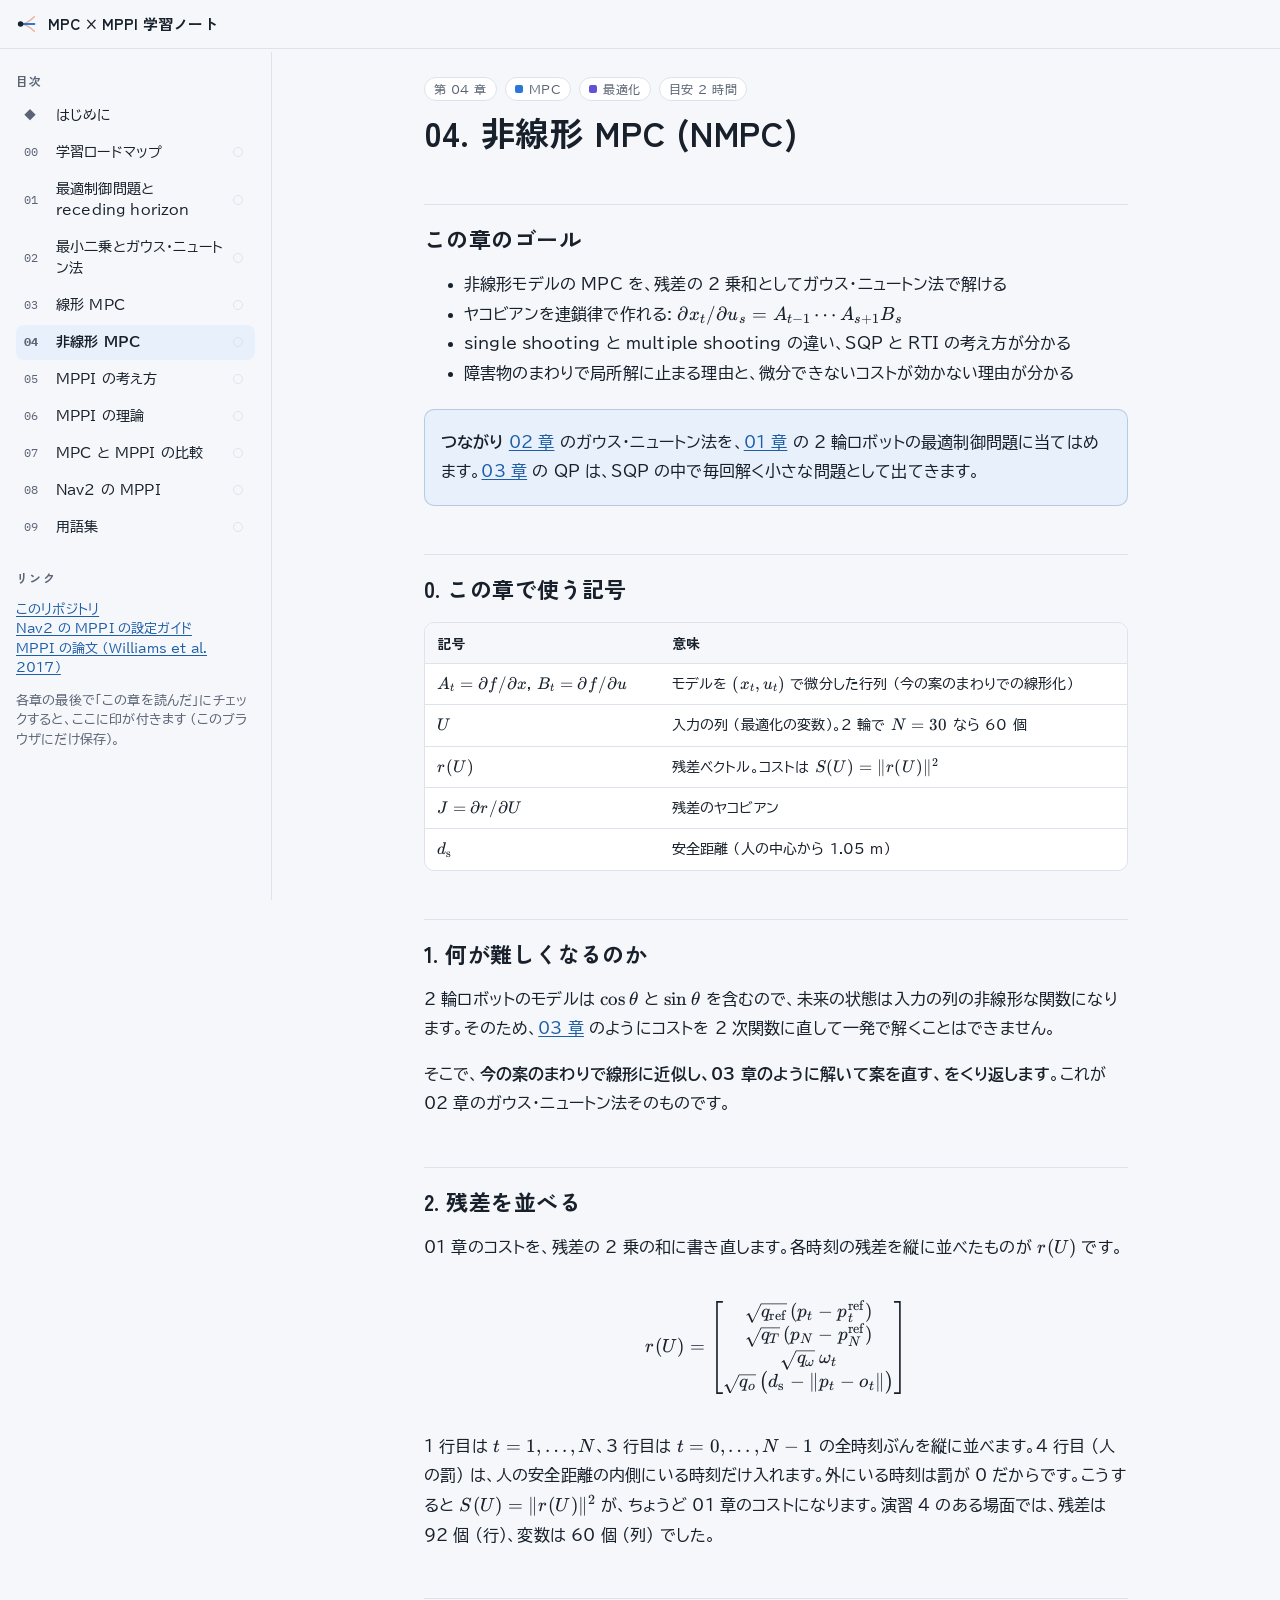
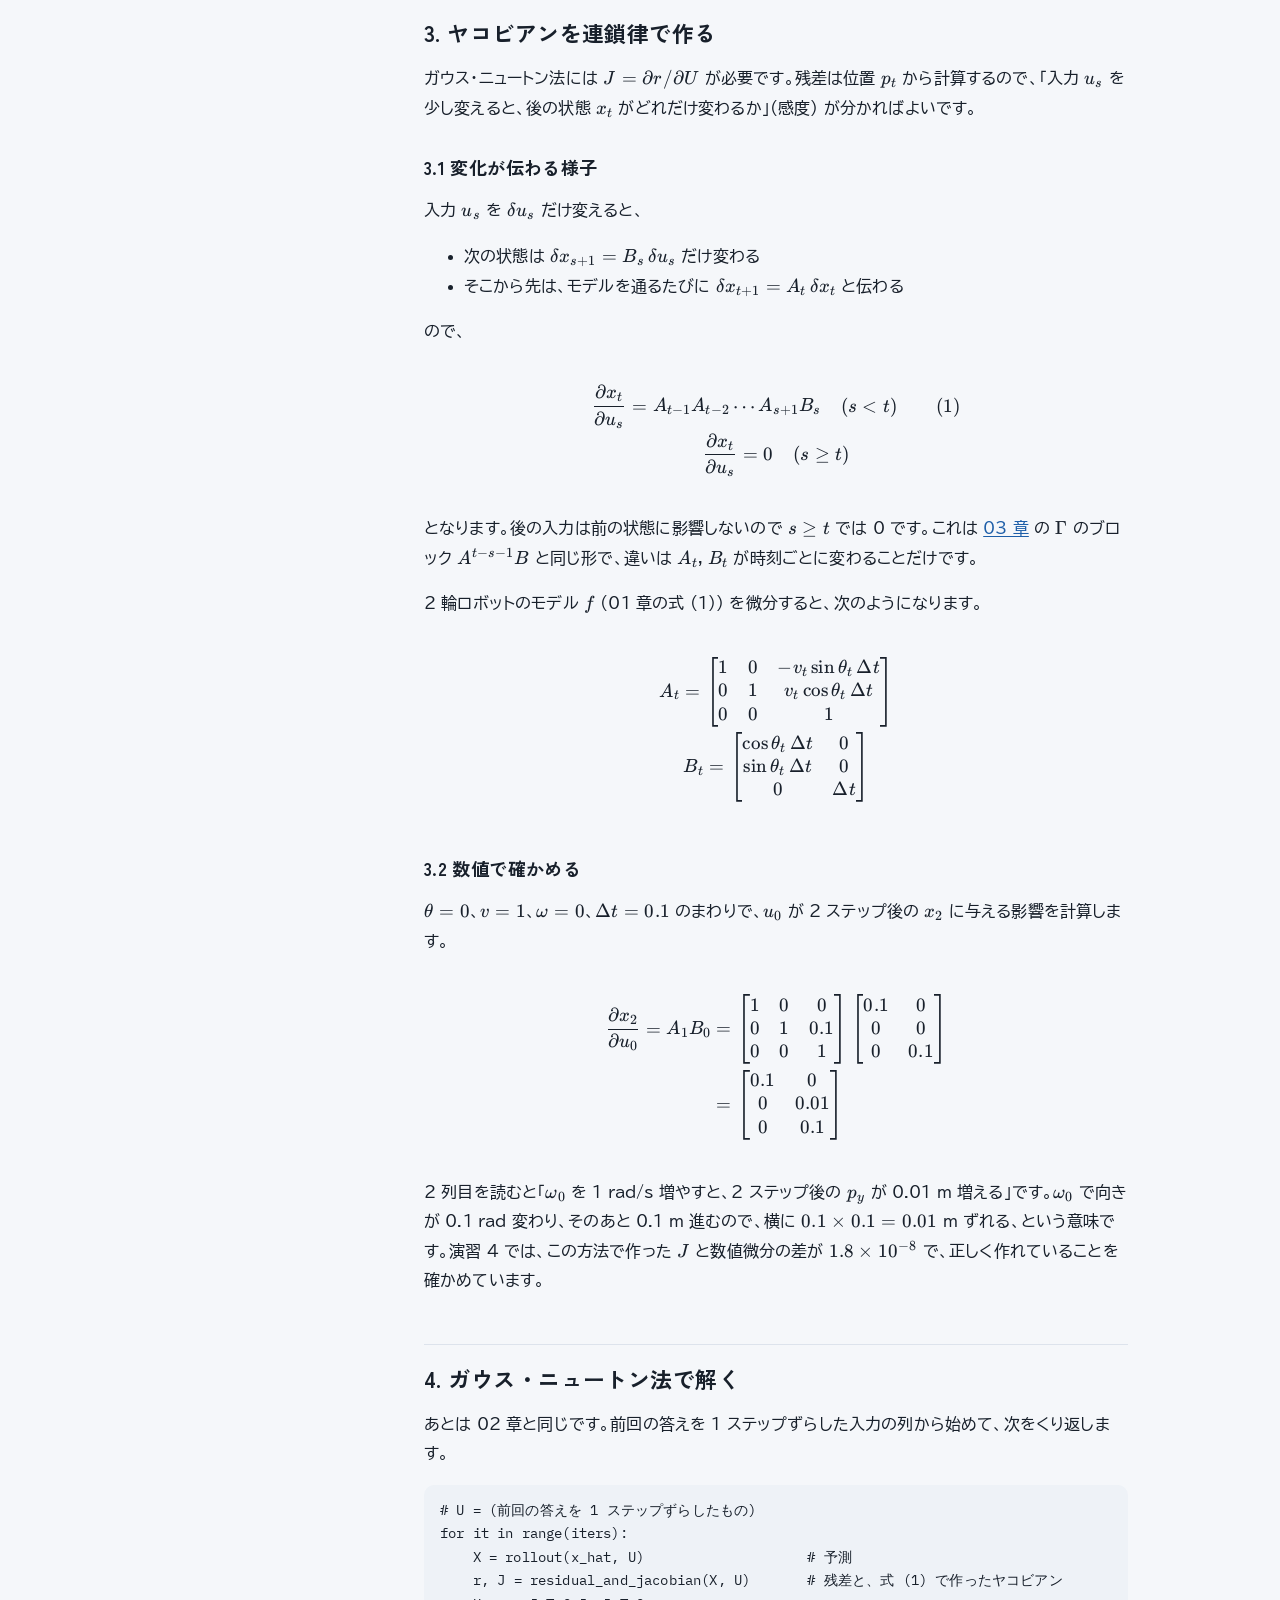
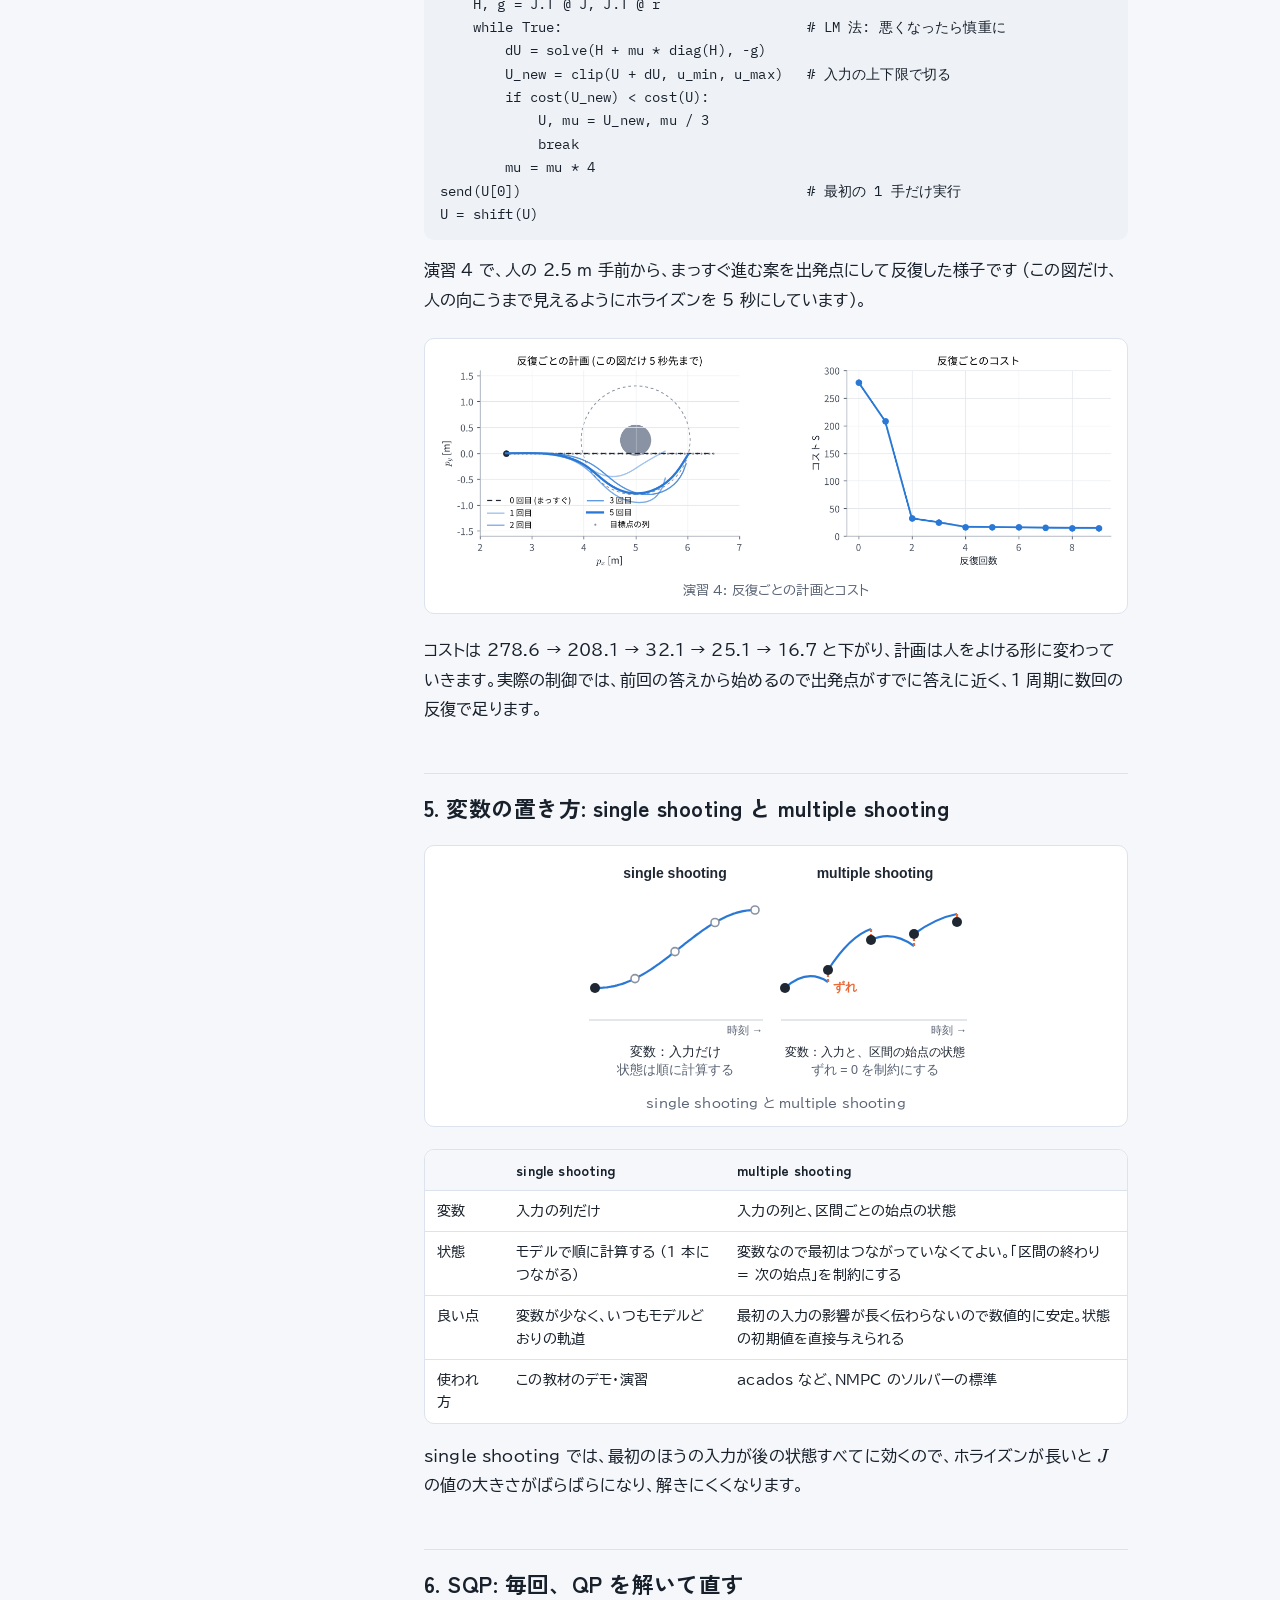
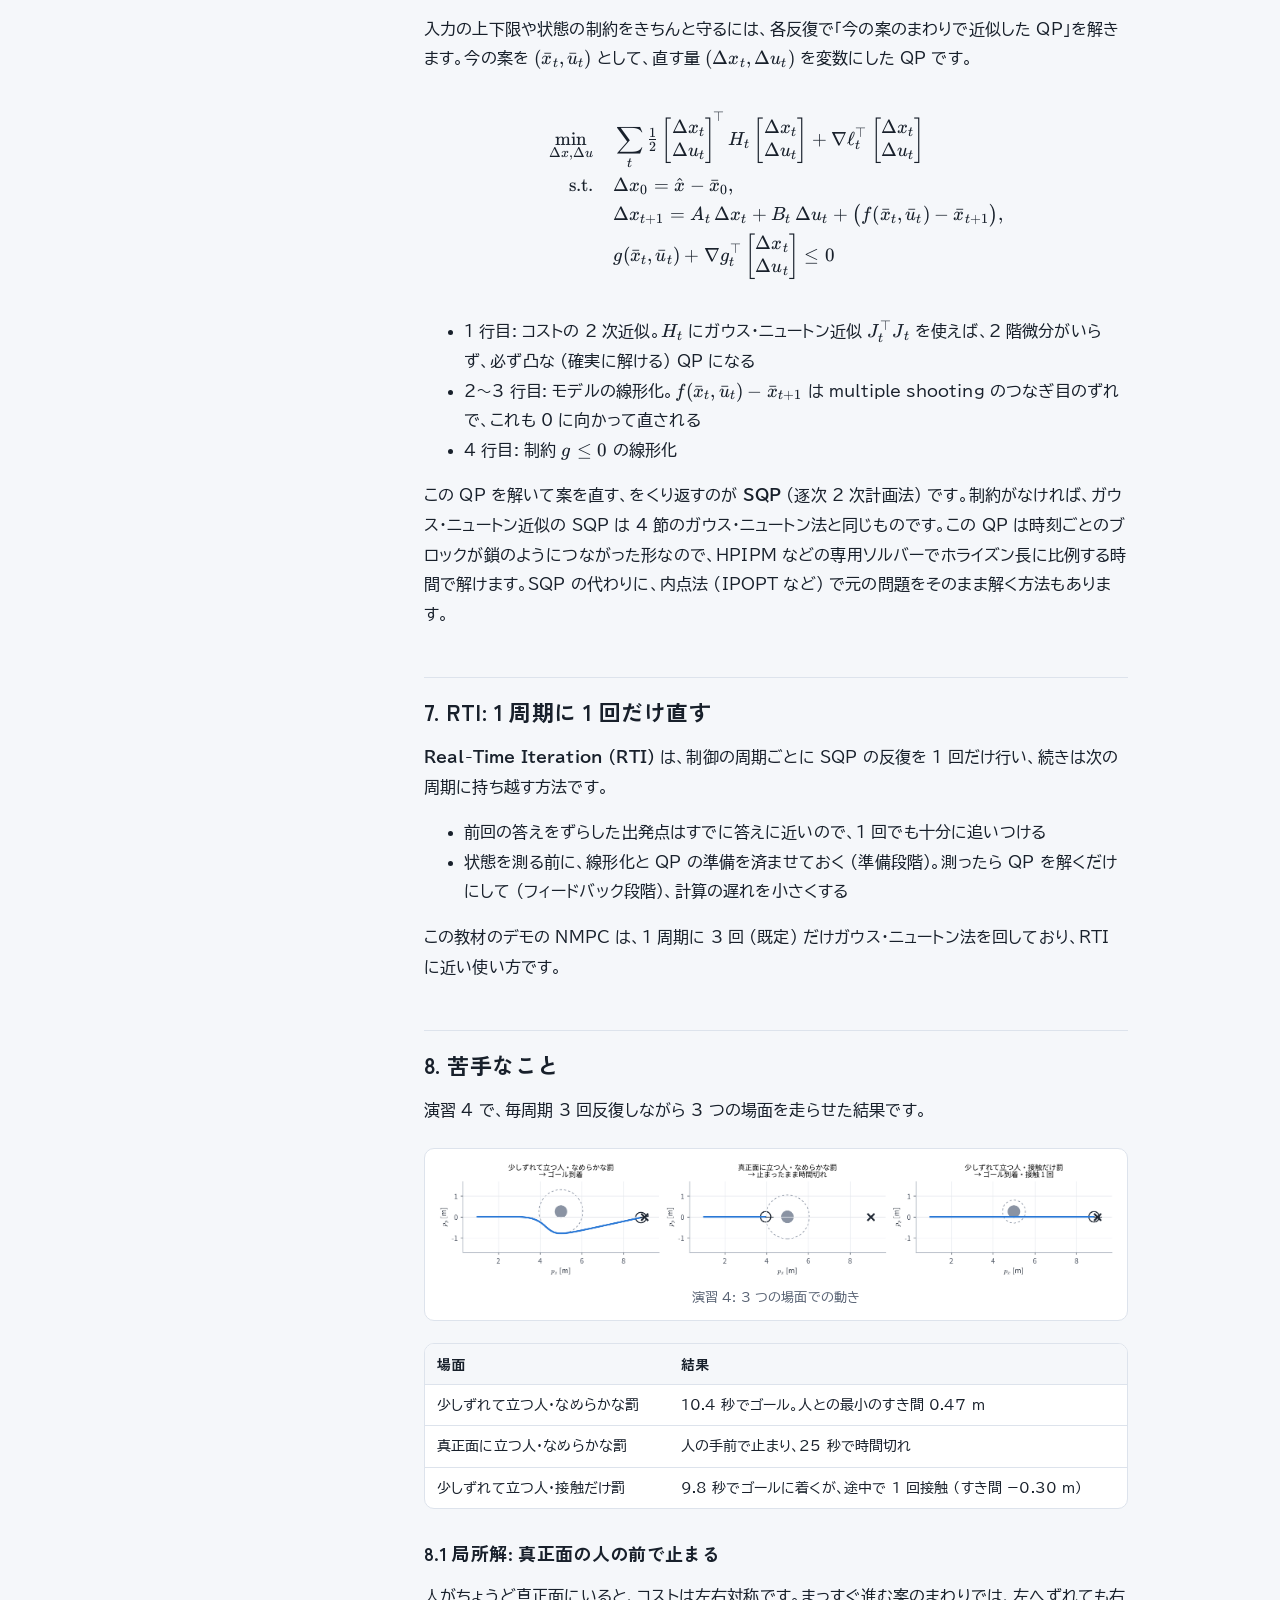
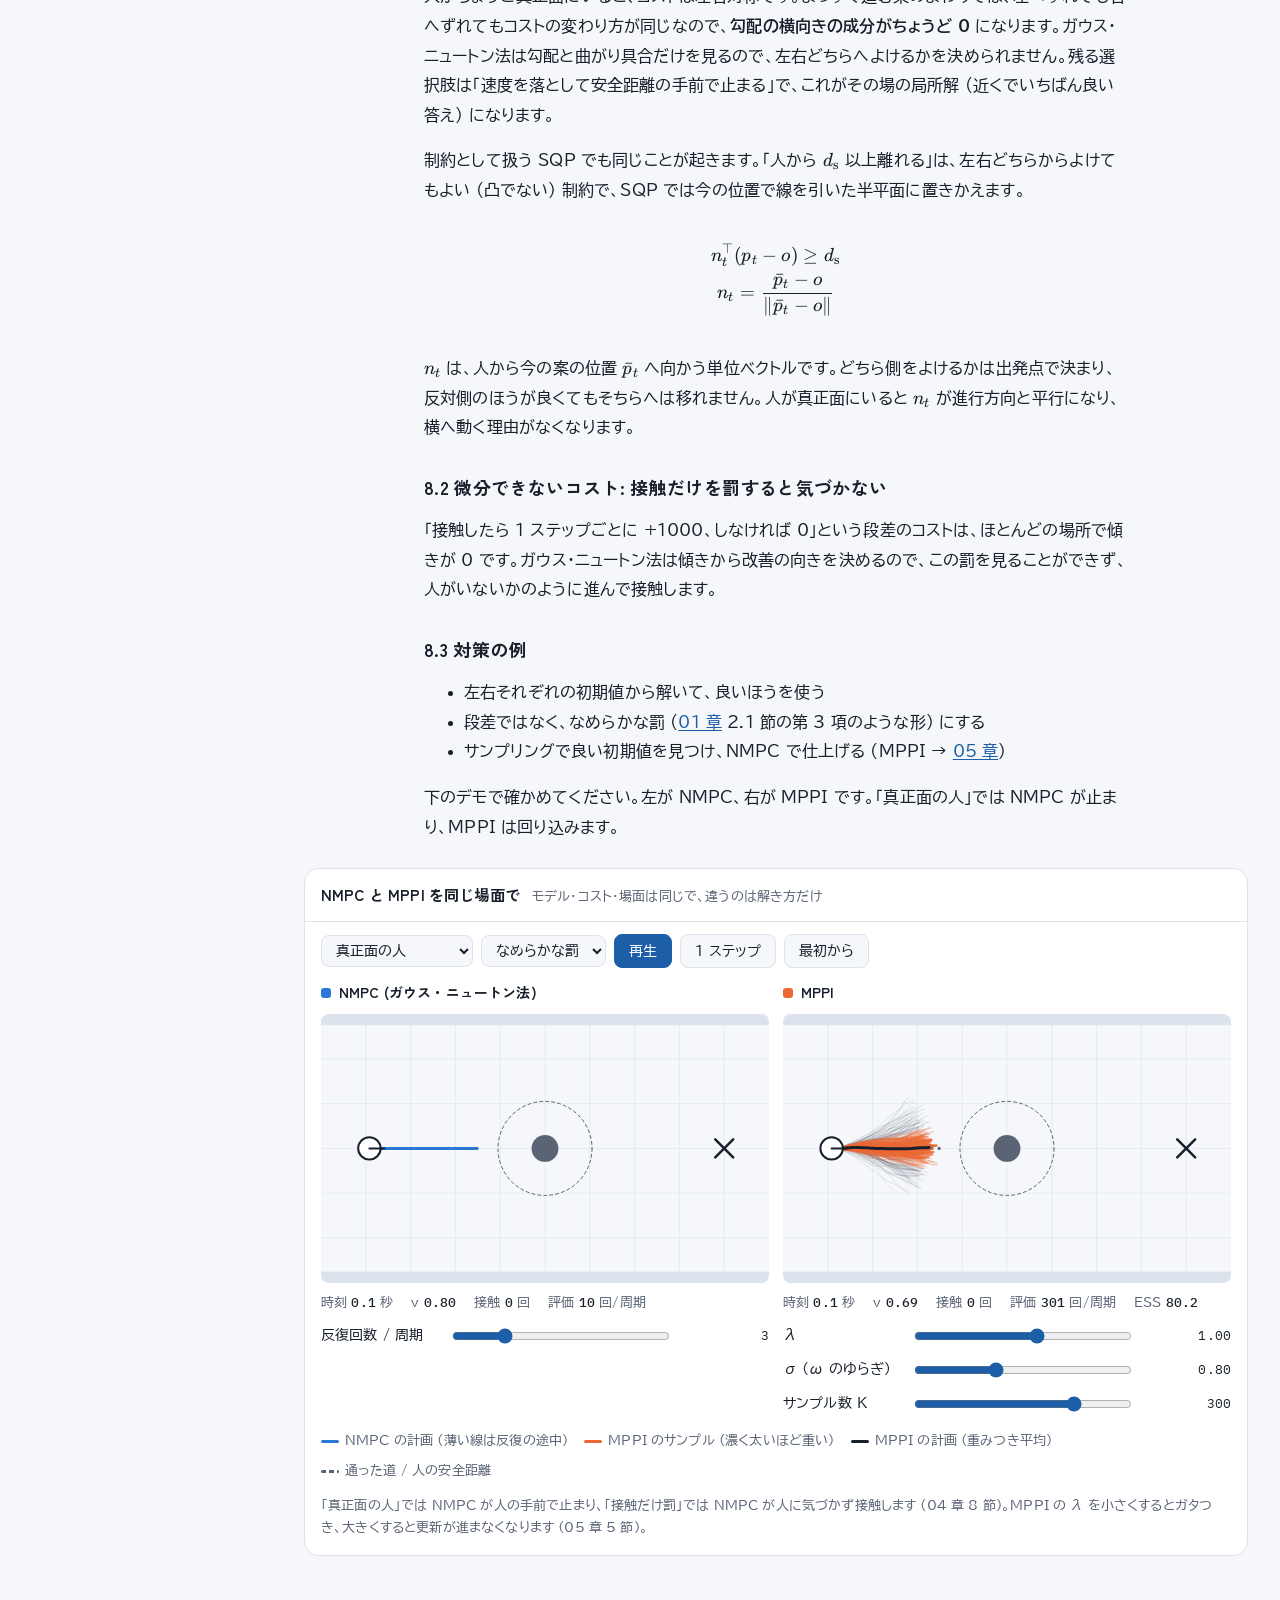
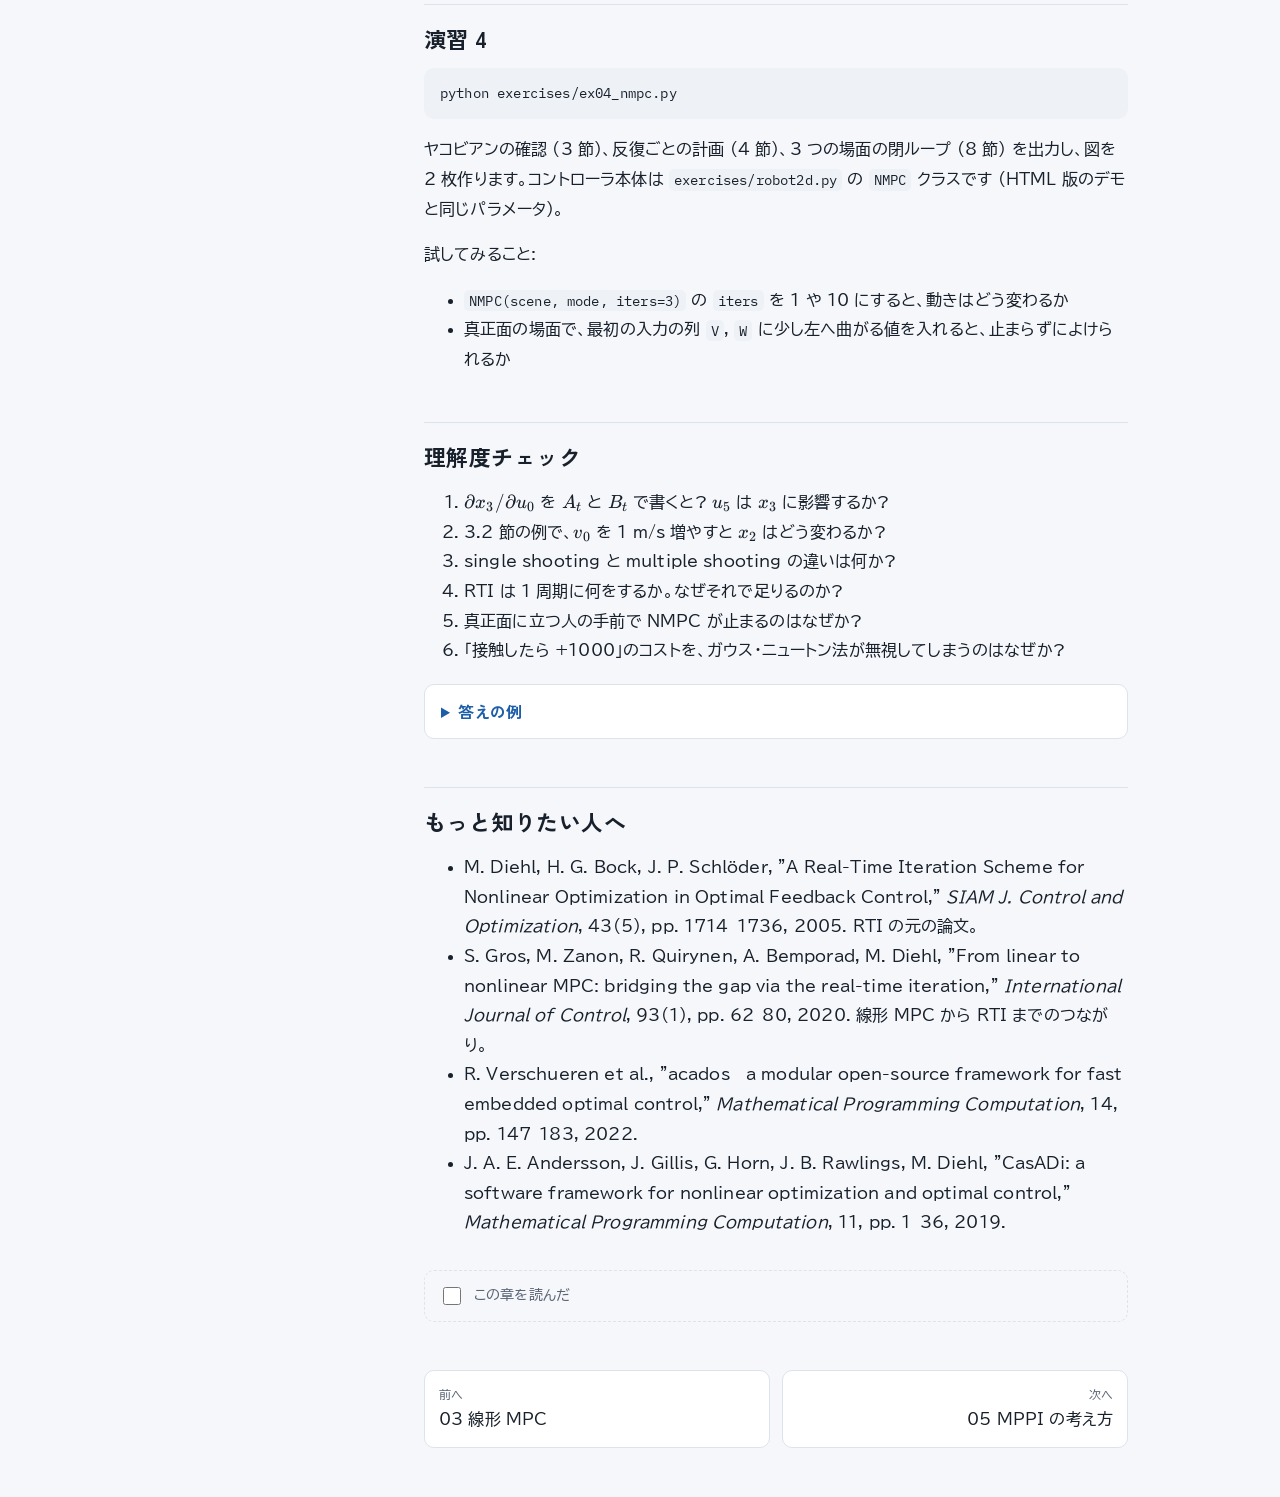
<file: html/04_nonlinear_mpc.html>
<!doctype html>
<html lang="ja">
<head>
<meta charset="utf-8">
<meta name="viewport" content="width=device-width, initial-scale=1, viewport-fit=cover">
<title>非線形 MPC | MPC × MPPI 学習ノート</title>
<link rel="preconnect" href="https://fonts.googleapis.com">
<link rel="preconnect" href="https://fonts.gstatic.com" crossorigin>
<link rel="stylesheet" href="https://fonts.googleapis.com/css2?family=BIZ+UDPGothic:wght@400;700&family=IBM+Plex+Mono:wght@400;500&family=Zen+Kaku+Gothic+New:wght@500;700&display=swap">
<link rel="stylesheet" href="assets/style.css">
<link rel="stylesheet" href="assets/katex/katex.css">
<script defer src="assets/katex/katex.min.js"></script>
<script defer src="assets/katex/auto-render.min.js"></script>
</head>
<body>
<header class="topbar">
  <a class="brand" href="index.html"><svg class="brand-mark" viewBox="0 0 24 24" aria-hidden="true"><path d="M5 12 Q 12 12 20 4" fill="none" stroke="var(--mppi)" stroke-width="1.6" stroke-linecap="round" opacity=".5"/><path d="M5 12 Q 12 12 20 20" fill="none" stroke="var(--mppi)" stroke-width="1.6" stroke-linecap="round" opacity=".5"/><path d="M5 12 H 20" fill="none" stroke="var(--mpc)" stroke-width="2.4" stroke-linecap="round"/><circle cx="5" cy="12" r="3" fill="var(--ink)"/></svg><span>MPC × MPPI 学習ノート</span></a>
  <button class="menu-btn" type="button" aria-expanded="false" aria-label="目次を開く">目次</button>
</header>
<div class="layout">
<nav class="rail" aria-label="章の一覧"><h2>目次</h2><ul class="toc"><li><a href="index.html"><span class="num">◆</span><span>はじめに</span><span></span></a></li><li><a href="00_roadmap.html"><span class="num">00</span><span>学習ロードマップ</span><span class="done" data-done-slug="00_roadmap" title="読了"></span></a></li><li><a href="01_optimal_control.html"><span class="num">01</span><span>最適制御問題と receding horizon</span><span class="done" data-done-slug="01_optimal_control" title="読了"></span></a></li><li><a href="02_least_squares_gauss_newton.html"><span class="num">02</span><span>最小二乗とガウス・ニュートン法</span><span class="done" data-done-slug="02_least_squares_gauss_newton" title="読了"></span></a></li><li><a href="03_linear_mpc.html"><span class="num">03</span><span>線形 MPC</span><span class="done" data-done-slug="03_linear_mpc" title="読了"></span></a></li><li><a href="04_nonlinear_mpc.html" aria-current="page"><span class="num">04</span><span>非線形 MPC</span><span class="done" data-done-slug="04_nonlinear_mpc" title="読了"></span></a></li><li><a href="05_mppi_basics.html"><span class="num">05</span><span>MPPI の考え方</span><span class="done" data-done-slug="05_mppi_basics" title="読了"></span></a></li><li><a href="06_mppi_theory.html"><span class="num">06</span><span>MPPI の理論</span><span class="done" data-done-slug="06_mppi_theory" title="読了"></span></a></li><li><a href="07_comparison.html"><span class="num">07</span><span>MPC と MPPI の比較</span><span class="done" data-done-slug="07_comparison" title="読了"></span></a></li><li><a href="08_nav2_mppi.html"><span class="num">08</span><span>Nav2 の MPPI</span><span class="done" data-done-slug="08_nav2_mppi" title="読了"></span></a></li><li><a href="09_glossary.html"><span class="num">09</span><span>用語集</span><span class="done" data-done-slug="09_glossary" title="読了"></span></a></li></ul><h2>リンク</h2><p class="rail-note"><a href="https://github.com/mamoru1126/study_mpc_mppi" target="_blank" rel="noopener">このリポジトリ</a><br><a href="https://docs.nav2.org/configuration/packages/configuring-mppic.html" target="_blank" rel="noopener">Nav2 の MPPI の設定ガイド</a><br><a href="https://homes.cs.washington.edu/~bboots/files/InformationTheoreticMPC.pdf" target="_blank" rel="noopener">MPPI の論文 (Williams et al. 2017)</a></p><p class="rail-note">各章の最後で「この章を読んだ」にチェックすると、ここに印が付きます (このブラウザにだけ保存)。</p></nav>
<main>
<article class="article">
<div class="chapter-meta"><span class="chip time">第 04 章</span><span class="chip mpc">MPC</span><span class="chip opt">最適化</span><span class="chip time">目安 2 時間</span></div>
<h1 id="04-非線形-mpc-nmpc">04. 非線形 MPC (NMPC)</h1>
<h2 id="この章のゴール">この章のゴール</h2>
<ul>
<li>非線形モデルの MPC を、残差の 2 乗和としてガウス・ニュートン法で解ける</li>
<li>ヤコビアンを連鎖律で作れる: <span class="arithmatex">\(\partial x_t / \partial u_s = A_{t-1} \cdots A_{s+1} B_s\)</span></li>
<li>single shooting と multiple shooting の違い、SQP と RTI の考え方が分かる</li>
<li>障害物のまわりで局所解に止まる理由と、微分できないコストが効かない理由が分かる</li>
</ul>
<blockquote>
<p><strong>つながり</strong>
<a href="02_least_squares_gauss_newton.html">02 章</a> のガウス・ニュートン法を、<a href="01_optimal_control.html">01 章</a> の 2 輪ロボットの最適制御問題に当てはめます。<a href="03_linear_mpc.html">03 章</a> の QP は、SQP の中で毎回解く小さな問題として出てきます。</p>
</blockquote>
<hr />
<h2 id="0-この章で使う記号">0. この章で使う記号</h2>
<table>
<thead>
<tr>
<th>記号</th>
<th>意味</th>
</tr>
</thead>
<tbody>
<tr>
<td><span class="arithmatex">\(A_t = \partial f / \partial x\)</span>, <span class="arithmatex">\(B_t = \partial f / \partial u\)</span></td>
<td>モデルを <span class="arithmatex">\((x_t, u_t)\)</span> で微分した行列 (今の案のまわりでの線形化)</td>
</tr>
<tr>
<td><span class="arithmatex">\(U\)</span></td>
<td>入力の列 (最適化の変数)。2 輪で <span class="arithmatex">\(N = 30\)</span> なら 60 個</td>
</tr>
<tr>
<td><span class="arithmatex">\(r(U)\)</span></td>
<td>残差ベクトル。コストは <span class="arithmatex">\(S(U) = \lVert r(U) \rVert^2\)</span></td>
</tr>
<tr>
<td><span class="arithmatex">\(J = \partial r / \partial U\)</span></td>
<td>残差のヤコビアン</td>
</tr>
<tr>
<td><span class="arithmatex">\(d_{\mathrm{s}}\)</span></td>
<td>安全距離 (人の中心から 1.05 m)</td>
</tr>
</tbody>
</table>
<h2 id="1-何が難しくなるのか">1. 何が難しくなるのか</h2>
<p>2 輪ロボットのモデルは <span class="arithmatex">\(\cos\theta\)</span> と <span class="arithmatex">\(\sin\theta\)</span> を含むので、未来の状態は入力の列の非線形な関数になります。そのため、<a href="03_linear_mpc.html">03 章</a> のようにコストを 2 次関数に直して一発で解くことはできません。</p>
<p>そこで、<strong>今の案のまわりで線形に近似し、03 章のように解いて案を直す、をくり返します</strong>。これが 02 章のガウス・ニュートン法そのものです。</p>
<h2 id="2-残差を並べる">2. 残差を並べる</h2>
<p>01 章のコストを、残差の 2 乗の和に書き直します。各時刻の残差を縦に並べたものが <span class="arithmatex">\(r(U)\)</span> です。</p>
<div class="arithmatex">\[
r(U) =
\begin{bmatrix}
\sqrt{q_{\mathrm{ref}}}\,(p_t - p_t^{\mathrm{ref}}) \\
\sqrt{q_T}\,(p_N - p_N^{\mathrm{ref}}) \\
\sqrt{q_\omega}\, \omega_t \\
\sqrt{q_o}\, \bigl(d_{\mathrm{s}} - \lVert p_t - o_t \rVert\bigr)
\end{bmatrix}
\]</div>
<p>1 行目は <span class="arithmatex">\(t = 1, \dots, N\)</span>、3 行目は <span class="arithmatex">\(t = 0, \dots, N-1\)</span> の全時刻ぶんを縦に並べます。4 行目 (人の罰) は、人の安全距離の内側にいる時刻だけ入れます。外にいる時刻は罰が 0 だからです。こうすると <span class="arithmatex">\(S(U) = \lVert r(U) \rVert^2\)</span> が、ちょうど 01 章のコストになります。演習 4 のある場面では、残差は 92 個 (行)、変数は 60 個 (列) でした。</p>
<h2 id="3-ヤコビアンを連鎖律で作る">3. ヤコビアンを連鎖律で作る</h2>
<p>ガウス・ニュートン法には <span class="arithmatex">\(J = \partial r / \partial U\)</span> が必要です。残差は位置 <span class="arithmatex">\(p_t\)</span> から計算するので、「入力 <span class="arithmatex">\(u_s\)</span> を少し変えると、後の状態 <span class="arithmatex">\(x_t\)</span> がどれだけ変わるか」(感度) が分かればよいです。</p>
<h3 id="31-変化が伝わる様子">3.1 変化が伝わる様子</h3>
<p>入力 <span class="arithmatex">\(u_s\)</span> を <span class="arithmatex">\(\delta u_s\)</span> だけ変えると、</p>
<ul>
<li>次の状態は <span class="arithmatex">\(\delta x_{s+1} = B_s\, \delta u_s\)</span> だけ変わる</li>
<li>そこから先は、モデルを通るたびに <span class="arithmatex">\(\delta x_{t+1} = A_t\, \delta x_t\)</span> と伝わる</li>
</ul>
<p>ので、</p>
<div class="arithmatex">\[
\begin{gathered}
\frac{\partial x_t}{\partial u_s} = A_{t-1} A_{t-2} \cdots A_{s+1} B_s \quad (s < t) \qquad (1) \\
\frac{\partial x_t}{\partial u_s} = 0 \quad (s \ge t)
\end{gathered}
\]</div>
<p>となります。後の入力は前の状態に影響しないので <span class="arithmatex">\(s \ge t\)</span> では 0 です。これは <a href="03_linear_mpc.html">03 章</a> の <span class="arithmatex">\(\Gamma\)</span> のブロック <span class="arithmatex">\(A^{t-s-1}B\)</span> と同じ形で、違いは <span class="arithmatex">\(A_t\)</span>, <span class="arithmatex">\(B_t\)</span> が時刻ごとに変わることだけです。</p>
<p>2 輪ロボットのモデル <span class="arithmatex">\(f\)</span> (01 章の式 (1)) を微分すると、次のようになります。</p>
<div class="arithmatex">\[
\begin{gathered}
A_t = \begin{bmatrix} 1 & 0 & -v_t \sin\theta_t\, \Delta t \\ 0 & 1 & v_t \cos\theta_t\, \Delta t \\ 0 & 0 & 1 \end{bmatrix} \\[4pt]
B_t = \begin{bmatrix} \cos\theta_t\, \Delta t & 0 \\ \sin\theta_t\, \Delta t & 0 \\ 0 & \Delta t \end{bmatrix}
\end{gathered}
\]</div>
<h3 id="32-数値で確かめる">3.2 数値で確かめる</h3>
<p><span class="arithmatex">\(\theta = 0\)</span>、<span class="arithmatex">\(v = 1\)</span>、<span class="arithmatex">\(\omega = 0\)</span>、<span class="arithmatex">\(\Delta t = 0.1\)</span> のまわりで、<span class="arithmatex">\(u_0\)</span> が 2 ステップ後の <span class="arithmatex">\(x_2\)</span> に与える影響を計算します。</p>
<div class="arithmatex">\[
\begin{aligned}
\frac{\partial x_2}{\partial u_0} = A_1 B_0
&= \begin{bmatrix} 1 & 0 & 0 \\ 0 & 1 & 0.1 \\ 0 & 0 & 1 \end{bmatrix}
\begin{bmatrix} 0.1 & 0 \\ 0 & 0 \\ 0 & 0.1 \end{bmatrix} \\
&= \begin{bmatrix} 0.1 & 0 \\ 0 & 0.01 \\ 0 & 0.1 \end{bmatrix}
\end{aligned}
\]</div>
<p>2 列目を読むと「<span class="arithmatex">\(\omega_0\)</span> を 1 rad/s 増やすと、2 ステップ後の <span class="arithmatex">\(p_y\)</span> が 0.01 m 増える」です。<span class="arithmatex">\(\omega_0\)</span> で向きが 0.1 rad 変わり、そのあと 0.1 m 進むので、横に <span class="arithmatex">\(0.1 \times 0.1 = 0.01\)</span> m ずれる、という意味です。演習 4 では、この方法で作った <span class="arithmatex">\(J\)</span> と数値微分の差が <span class="arithmatex">\(1.8 \times 10^{-8}\)</span> で、正しく作れていることを確かめています。</p>
<h2 id="4-ガウスニュートン法で解く">4. ガウス・ニュートン法で解く</h2>
<p>あとは 02 章と同じです。前回の答えを 1 ステップずらした入力の列から始めて、次をくり返します。</p>
<div class="highlight"><pre><span></span><code><span class="c1"># U = (前回の答えを 1 ステップずらしたもの)</span>
<span class="k">for</span> <span class="n">it</span> <span class="ow">in</span> <span class="nb">range</span><span class="p">(</span><span class="n">iters</span><span class="p">):</span>
    <span class="n">X</span> <span class="o">=</span> <span class="n">rollout</span><span class="p">(</span><span class="n">x_hat</span><span class="p">,</span> <span class="n">U</span><span class="p">)</span>                    <span class="c1"># 予測</span>
    <span class="n">r</span><span class="p">,</span> <span class="n">J</span> <span class="o">=</span> <span class="n">residual_and_jacobian</span><span class="p">(</span><span class="n">X</span><span class="p">,</span> <span class="n">U</span><span class="p">)</span>       <span class="c1"># 残差と、式 (1) で作ったヤコビアン</span>
    <span class="n">H</span><span class="p">,</span> <span class="n">g</span> <span class="o">=</span> <span class="n">J</span><span class="o">.</span><span class="n">T</span> <span class="o">@</span> <span class="n">J</span><span class="p">,</span> <span class="n">J</span><span class="o">.</span><span class="n">T</span> <span class="o">@</span> <span class="n">r</span>
    <span class="k">while</span> <span class="kc">True</span><span class="p">:</span>                              <span class="c1"># LM 法: 悪くなったら慎重に</span>
        <span class="n">dU</span> <span class="o">=</span> <span class="n">solve</span><span class="p">(</span><span class="n">H</span> <span class="o">+</span> <span class="n">mu</span> <span class="o">*</span> <span class="n">diag</span><span class="p">(</span><span class="n">H</span><span class="p">),</span> <span class="o">-</span><span class="n">g</span><span class="p">)</span>
        <span class="n">U_new</span> <span class="o">=</span> <span class="n">clip</span><span class="p">(</span><span class="n">U</span> <span class="o">+</span> <span class="n">dU</span><span class="p">,</span> <span class="n">u_min</span><span class="p">,</span> <span class="n">u_max</span><span class="p">)</span>   <span class="c1"># 入力の上下限で切る</span>
        <span class="k">if</span> <span class="n">cost</span><span class="p">(</span><span class="n">U_new</span><span class="p">)</span> <span class="o">&lt;</span> <span class="n">cost</span><span class="p">(</span><span class="n">U</span><span class="p">):</span>
            <span class="n">U</span><span class="p">,</span> <span class="n">mu</span> <span class="o">=</span> <span class="n">U_new</span><span class="p">,</span> <span class="n">mu</span> <span class="o">/</span> <span class="mi">3</span>
            <span class="k">break</span>
        <span class="n">mu</span> <span class="o">=</span> <span class="n">mu</span> <span class="o">*</span> <span class="mi">4</span>
<span class="n">send</span><span class="p">(</span><span class="n">U</span><span class="p">[</span><span class="mi">0</span><span class="p">])</span>                                   <span class="c1"># 最初の 1 手だけ実行</span>
<span class="n">U</span> <span class="o">=</span> <span class="n">shift</span><span class="p">(</span><span class="n">U</span><span class="p">)</span>
</code></pre></div>
<p>演習 4 で、人の 2.5 m 手前から、まっすぐ進む案を出発点にして反復した様子です (この図だけ、人の向こうまで見えるようにホライズンを 5 秒にしています)。</p>
<p><img alt="演習 4: 反復ごとの計画とコスト" src="figures/ex04_nmpc_iterations.png" /></p>
<p>コストは 278.6 → 208.1 → 32.1 → 25.1 → 16.7 と下がり、計画は人をよける形に変わっていきます。実際の制御では、前回の答えから始めるので出発点がすでに答えに近く、1 周期に数回の反復で足ります。</p>
<h2 id="5-変数の置き方-single-shooting-と-multiple-shooting">5. 変数の置き方: single shooting と multiple shooting</h2>
<p><img alt="single shooting と multiple shooting" src="figures/fig_shooting.svg" /></p>
<table>
<thead>
<tr>
<th></th>
<th>single shooting</th>
<th>multiple shooting</th>
</tr>
</thead>
<tbody>
<tr>
<td>変数</td>
<td>入力の列だけ</td>
<td>入力の列と、区間ごとの始点の状態</td>
</tr>
<tr>
<td>状態</td>
<td>モデルで順に計算する (1 本につながる)</td>
<td>変数なので最初はつながっていなくてよい。「区間の終わり = 次の始点」を制約にする</td>
</tr>
<tr>
<td>良い点</td>
<td>変数が少なく、いつもモデルどおりの軌道</td>
<td>最初の入力の影響が長く伝わらないので数値的に安定。状態の初期値を直接与えられる</td>
</tr>
<tr>
<td>使われ方</td>
<td>この教材のデモ・演習</td>
<td>acados など、NMPC のソルバーの標準</td>
</tr>
</tbody>
</table>
<p>single shooting では、最初のほうの入力が後の状態すべてに効くので、ホライズンが長いと <span class="arithmatex">\(J\)</span> の値の大きさがばらばらになり、解きにくくなります。</p>
<h2 id="6-sqp-毎回qp-を解いて直す">6. SQP: 毎回、QP を解いて直す</h2>
<p>入力の上下限や状態の制約をきちんと守るには、各反復で「今の案のまわりで近似した QP」を解きます。今の案を <span class="arithmatex">\((\bar x_t, \bar u_t)\)</span> として、直す量 <span class="arithmatex">\((\Delta x_t, \Delta u_t)\)</span> を変数にした QP です。</p>
<div class="arithmatex">\[
\begin{aligned}
\min_{\Delta x, \Delta u} \quad & \sum_{t} \tfrac12 \begin{bmatrix} \Delta x_t \\ \Delta u_t \end{bmatrix}^{\!\top} H_t \begin{bmatrix} \Delta x_t \\ \Delta u_t \end{bmatrix} + \nabla \ell_t^\top \begin{bmatrix} \Delta x_t \\ \Delta u_t \end{bmatrix} \\
\text{s.t.} \quad & \Delta x_0 = \hat{x} - \bar x_0, \\
& \Delta x_{t+1} = A_t\, \Delta x_t + B_t\, \Delta u_t + \bigl( f(\bar x_t, \bar u_t) - \bar x_{t+1} \bigr), \\
& g(\bar x_t, \bar u_t) + \nabla g_t^\top \begin{bmatrix} \Delta x_t \\ \Delta u_t \end{bmatrix} \le 0
\end{aligned}
\]</div>
<ul>
<li>1 行目: コストの 2 次近似。<span class="arithmatex">\(H_t\)</span> にガウス・ニュートン近似 <span class="arithmatex">\(J_t^\top J_t\)</span> を使えば、2 階微分がいらず、必ず凸な (確実に解ける) QP になる</li>
<li>2〜3 行目: モデルの線形化。<span class="arithmatex">\(f(\bar x_t, \bar u_t) - \bar x_{t+1}\)</span> は multiple shooting のつなぎ目のずれで、これも 0 に向かって直される</li>
<li>4 行目: 制約 <span class="arithmatex">\(g \le 0\)</span> の線形化</li>
</ul>
<p>この QP を解いて案を直す、をくり返すのが <strong>SQP</strong> (逐次 2 次計画法) です。制約がなければ、ガウス・ニュートン近似の SQP は 4 節のガウス・ニュートン法と同じものです。この QP は時刻ごとのブロックが鎖のようにつながった形なので、HPIPM などの専用ソルバーでホライズン長に比例する時間で解けます。SQP の代わりに、内点法 (IPOPT など) で元の問題をそのまま解く方法もあります。</p>
<h2 id="7-rti-1-周期に-1-回だけ直す">7. RTI: 1 周期に 1 回だけ直す</h2>
<p><strong>Real-Time Iteration (RTI)</strong> は、制御の周期ごとに SQP の反復を 1 回だけ行い、続きは次の周期に持ち越す方法です。</p>
<ul>
<li>前回の答えをずらした出発点はすでに答えに近いので、1 回でも十分に追いつける</li>
<li>状態を測る前に、線形化と QP の準備を済ませておく (準備段階)。測ったら QP を解くだけにして (フィードバック段階)、計算の遅れを小さくする</li>
</ul>
<p>この教材のデモの NMPC は、1 周期に 3 回 (既定) だけガウス・ニュートン法を回しており、RTI に近い使い方です。</p>
<h2 id="8-苦手なこと">8. 苦手なこと</h2>
<p>演習 4 で、毎周期 3 回反復しながら 3 つの場面を走らせた結果です。</p>
<p><img alt="演習 4: 3 つの場面での動き" src="figures/ex04_nmpc_closed_loop.png" /></p>
<table>
<thead>
<tr>
<th>場面</th>
<th>結果</th>
</tr>
</thead>
<tbody>
<tr>
<td>少しずれて立つ人・なめらかな罰</td>
<td>10.4 秒でゴール。人との最小のすき間 0.47 m</td>
</tr>
<tr>
<td>真正面に立つ人・なめらかな罰</td>
<td>人の手前で止まり、25 秒で時間切れ</td>
</tr>
<tr>
<td>少しずれて立つ人・接触だけ罰</td>
<td>9.8 秒でゴールに着くが、途中で 1 回接触 (すき間 −0.30 m)</td>
</tr>
</tbody>
</table>
<h3 id="81-局所解-真正面の人の前で止まる">8.1 局所解: 真正面の人の前で止まる</h3>
<p>人がちょうど真正面にいると、コストは左右対称です。まっすぐ進む案のまわりでは、左へずれても右へずれてもコストの変わり方が同じなので、<strong>勾配の横向きの成分がちょうど 0</strong> になります。ガウス・ニュートン法は勾配と曲がり具合だけを見るので、左右どちらへよけるかを決められません。残る選択肢は「速度を落として安全距離の手前で止まる」で、これがその場の局所解 (近くでいちばん良い答え) になります。</p>
<p>制約として扱う SQP でも同じことが起きます。「人から <span class="arithmatex">\(d_{\mathrm s}\)</span> 以上離れる」は、左右どちらからよけてもよい (凸でない) 制約で、SQP では今の位置で線を引いた半平面に置きかえます。</p>
<div class="arithmatex">\[
\begin{gathered}
n_t^\top (p_t - o) \ge d_{\mathrm{s}} \\
n_t = \frac{\bar p_t - o}{\lVert \bar p_t - o \rVert}
\end{gathered}
\]</div>
<p><span class="arithmatex">\(n_t\)</span> は、人から今の案の位置 <span class="arithmatex">\(\bar p_t\)</span> へ向かう単位ベクトルです。どちら側をよけるかは出発点で決まり、反対側のほうが良くてもそちらへは移れません。人が真正面にいると <span class="arithmatex">\(n_t\)</span> が進行方向と平行になり、横へ動く理由がなくなります。</p>
<h3 id="82-微分できないコスト-接触だけを罰すると気づかない">8.2 微分できないコスト: 接触だけを罰すると気づかない</h3>
<p>「接触したら 1 ステップごとに +1000、しなければ 0」という段差のコストは、ほとんどの場所で傾きが 0 です。ガウス・ニュートン法は傾きから改善の向きを決めるので、この罰を見ることができず、人がいないかのように進んで接触します。</p>
<h3 id="83-対策の例">8.3 対策の例</h3>
<ul>
<li>左右それぞれの初期値から解いて、良いほうを使う</li>
<li>段差ではなく、なめらかな罰 (<a href="01_optimal_control.html">01 章</a> 2.1 節の第 3 項のような形) にする</li>
<li>サンプリングで良い初期値を見つけ、NMPC で仕上げる (MPPI → <a href="05_mppi_basics.html">05 章</a>)</li>
</ul>
<p>下のデモで確かめてください。左が NMPC、右が MPPI です。「真正面の人」では NMPC が止まり、MPPI は回り込みます。</p>
<div data-demo="duel" data-mode="headon"></div>

<h2 id="演習-4">演習 4</h2>
<div class="highlight"><pre><span></span><code>python<span class="w"> </span>exercises/ex04_nmpc.py
</code></pre></div>
<p>ヤコビアンの確認 (3 節)、反復ごとの計画 (4 節)、3 つの場面の閉ループ (8 節) を出力し、図を 2 枚作ります。コントローラ本体は <code>exercises/robot2d.py</code> の <code>NMPC</code> クラスです (HTML 版のデモと同じパラメータ)。</p>
<p>試してみること:</p>
<ul>
<li><code>NMPC(scene, mode, iters=3)</code> の <code>iters</code> を 1 や 10 にすると、動きはどう変わるか</li>
<li>真正面の場面で、最初の入力の列 <code>V</code>, <code>W</code> に少し左へ曲がる値を入れると、止まらずによけられるか</li>
</ul>
<h2 id="理解度チェック">理解度チェック</h2>
<ol>
<li><span class="arithmatex">\(\partial x_3 / \partial u_0\)</span> を <span class="arithmatex">\(A_t\)</span> と <span class="arithmatex">\(B_t\)</span> で書くと? <span class="arithmatex">\(u_5\)</span> は <span class="arithmatex">\(x_3\)</span> に影響するか?</li>
<li>3.2 節の例で、<span class="arithmatex">\(v_0\)</span> を 1 m/s 増やすと <span class="arithmatex">\(x_2\)</span> はどう変わるか?</li>
<li>single shooting と multiple shooting の違いは何か?</li>
<li>RTI は 1 周期に何をするか。なぜそれで足りるのか?</li>
<li>真正面に立つ人の手前で NMPC が止まるのはなぜか?</li>
<li>「接触したら +1000」のコストを、ガウス・ニュートン法が無視してしまうのはなぜか?</li>
</ol>
<details>
<summary>答えの例</summary>
<ol>
<li><span class="arithmatex">\(\partial x_3 / \partial u_0 = A_2 A_1 B_0\)</span>。<span class="arithmatex">\(u_5\)</span> は <span class="arithmatex">\(x_3\)</span> より後の入力なので影響しない (<span class="arithmatex">\(\partial x_3 / \partial u_5 = 0\)</span>)。</li>
<li><span class="arithmatex">\(A_1 B_0\)</span> の 1 列目 <span class="arithmatex">\((0.1, 0, 0)\)</span> より、<span class="arithmatex">\(p_x\)</span> だけが 0.1 m 増える (0.1 秒間に 0.1 m 余分に進む)。</li>
<li>single shooting は入力だけが変数で、状態はモデルで順に計算する。multiple shooting は区間の始点の状態も変数にし、つなぎ目が一致することを制約にする。後者のほうが数値的に安定。</li>
<li>SQP の反復を 1 回だけ行い、続きは次の周期に持ち越す。前回の答えをずらした出発点がすでに答えに近いので、1 回の改善でも追いつける。</li>
<li>左右対称なので、まっすぐの案のまわりで勾配の横向きの成分が 0 になり、左右どちらへよけるかを決められない。速度を落として手前で止まる案が局所解になる。</li>
<li>段差のコストはほとんどの場所で傾きが 0 なので、勾配と曲がり具合から作る改善の向きに、接触を避ける成分が入らないから。</li>
</ol>
</details>
<h2 id="もっと知りたい人へ">もっと知りたい人へ</h2>
<ul>
<li>M. Diehl, H. G. Bock, J. P. Schlöder, "A Real-Time Iteration Scheme for Nonlinear Optimization in Optimal Feedback Control," <em>SIAM J. Control and Optimization</em>, 43(5), pp. 1714–1736, 2005. RTI の元の論文。</li>
<li>S. Gros, M. Zanon, R. Quirynen, A. Bemporad, M. Diehl, "From linear to nonlinear MPC: bridging the gap via the real-time iteration," <em>International Journal of Control</em>, 93(1), pp. 62–80, 2020. 線形 MPC から RTI までのつながり。</li>
<li>R. Verschueren et al., "acados—a modular open-source framework for fast embedded optimal control," <em>Mathematical Programming Computation</em>, 14, pp. 147–183, 2022.</li>
<li>J. A. E. Andersson, J. Gillis, G. Horn, J. B. Rawlings, M. Diehl, "CasADi: a software framework for nonlinear optimization and optimal control," <em>Mathematical Programming Computation</em>, 11, pp. 1–36, 2019.</li>
</ul>
<label class="read-toggle"><input type="checkbox" id="read-toggle" data-slug="04_nonlinear_mpc"> この章を読んだ</label>
<nav class="pager" aria-label="前後の章"><a class="prev" href="03_linear_mpc.html"><small>前へ</small>03 線形 MPC</a><a class="next" href="05_mppi_basics.html"><small>次へ</small>05 MPPI の考え方</a></nav>
</article>
</main>
</div>
<script src="assets/app.js"></script>
<script src="assets/ctrl.js"></script>
<script src="assets/demos.js"></script>
</body>
</html>
</file>
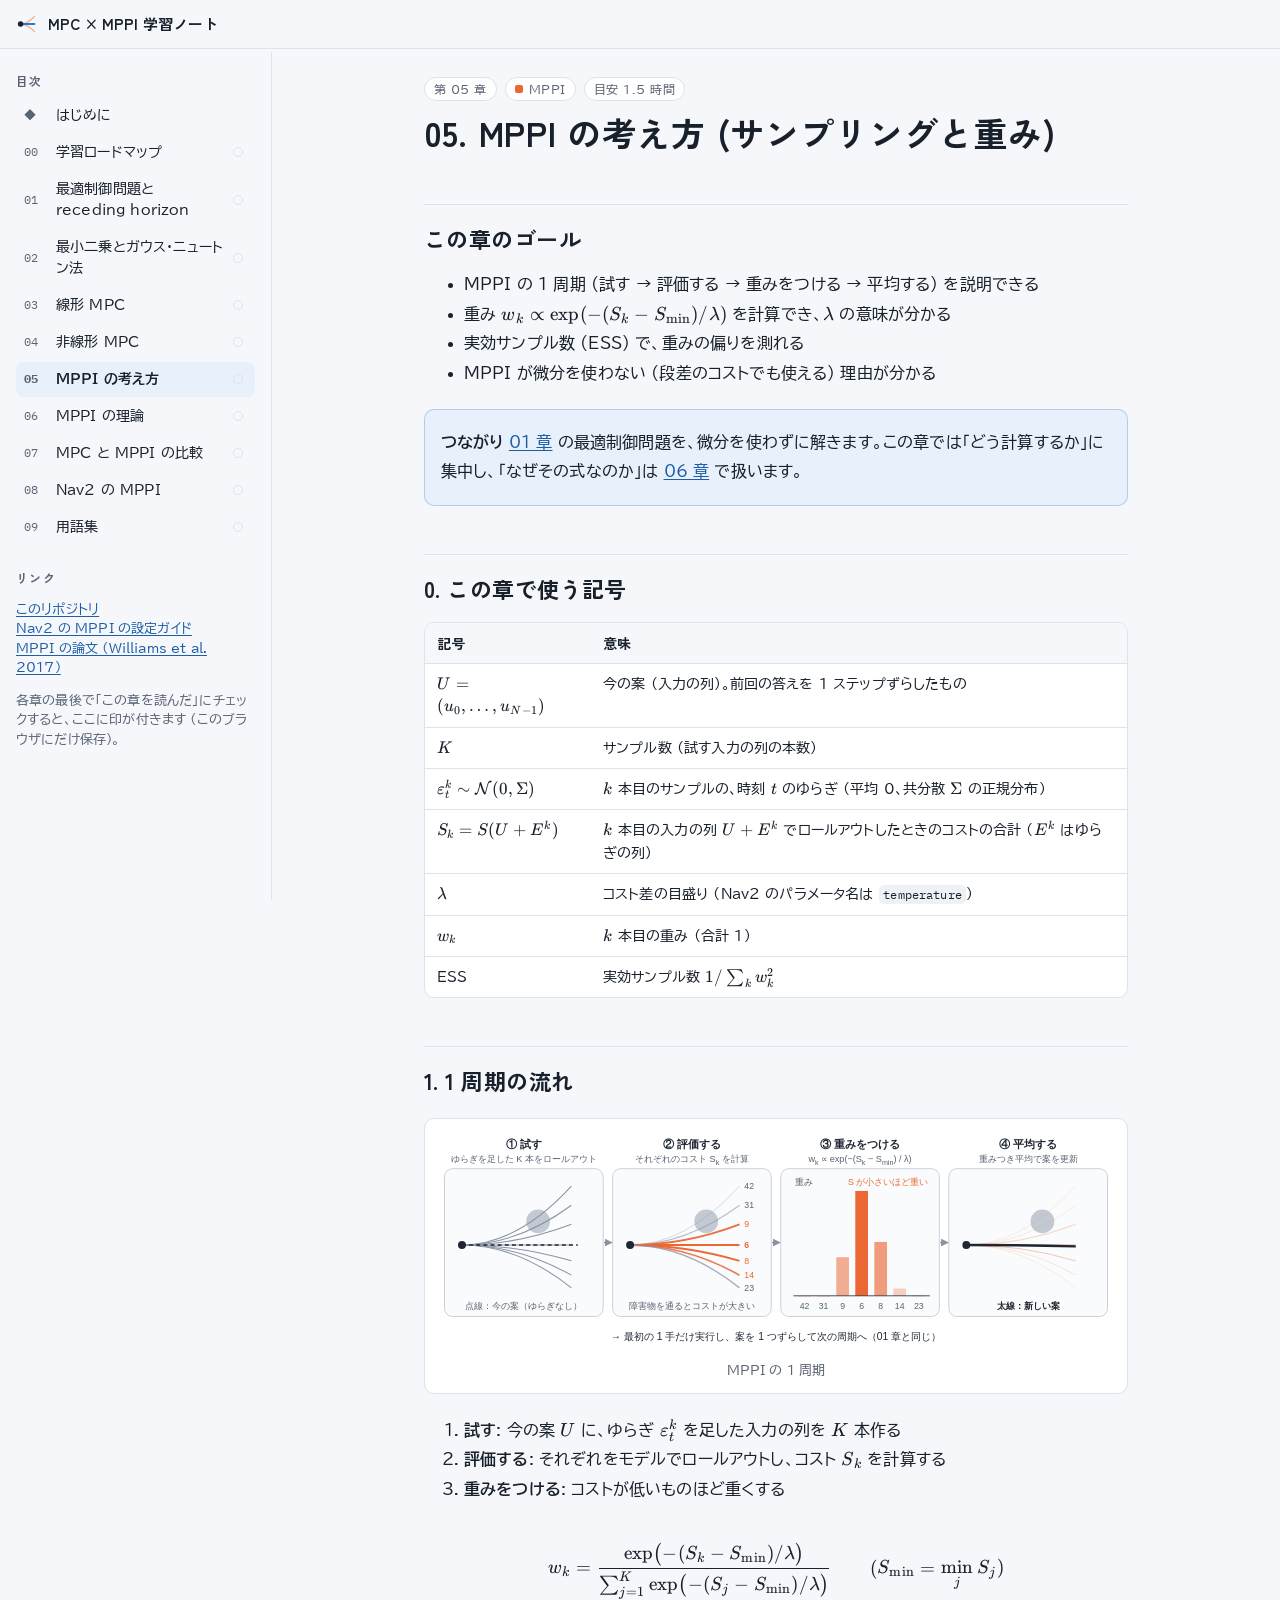
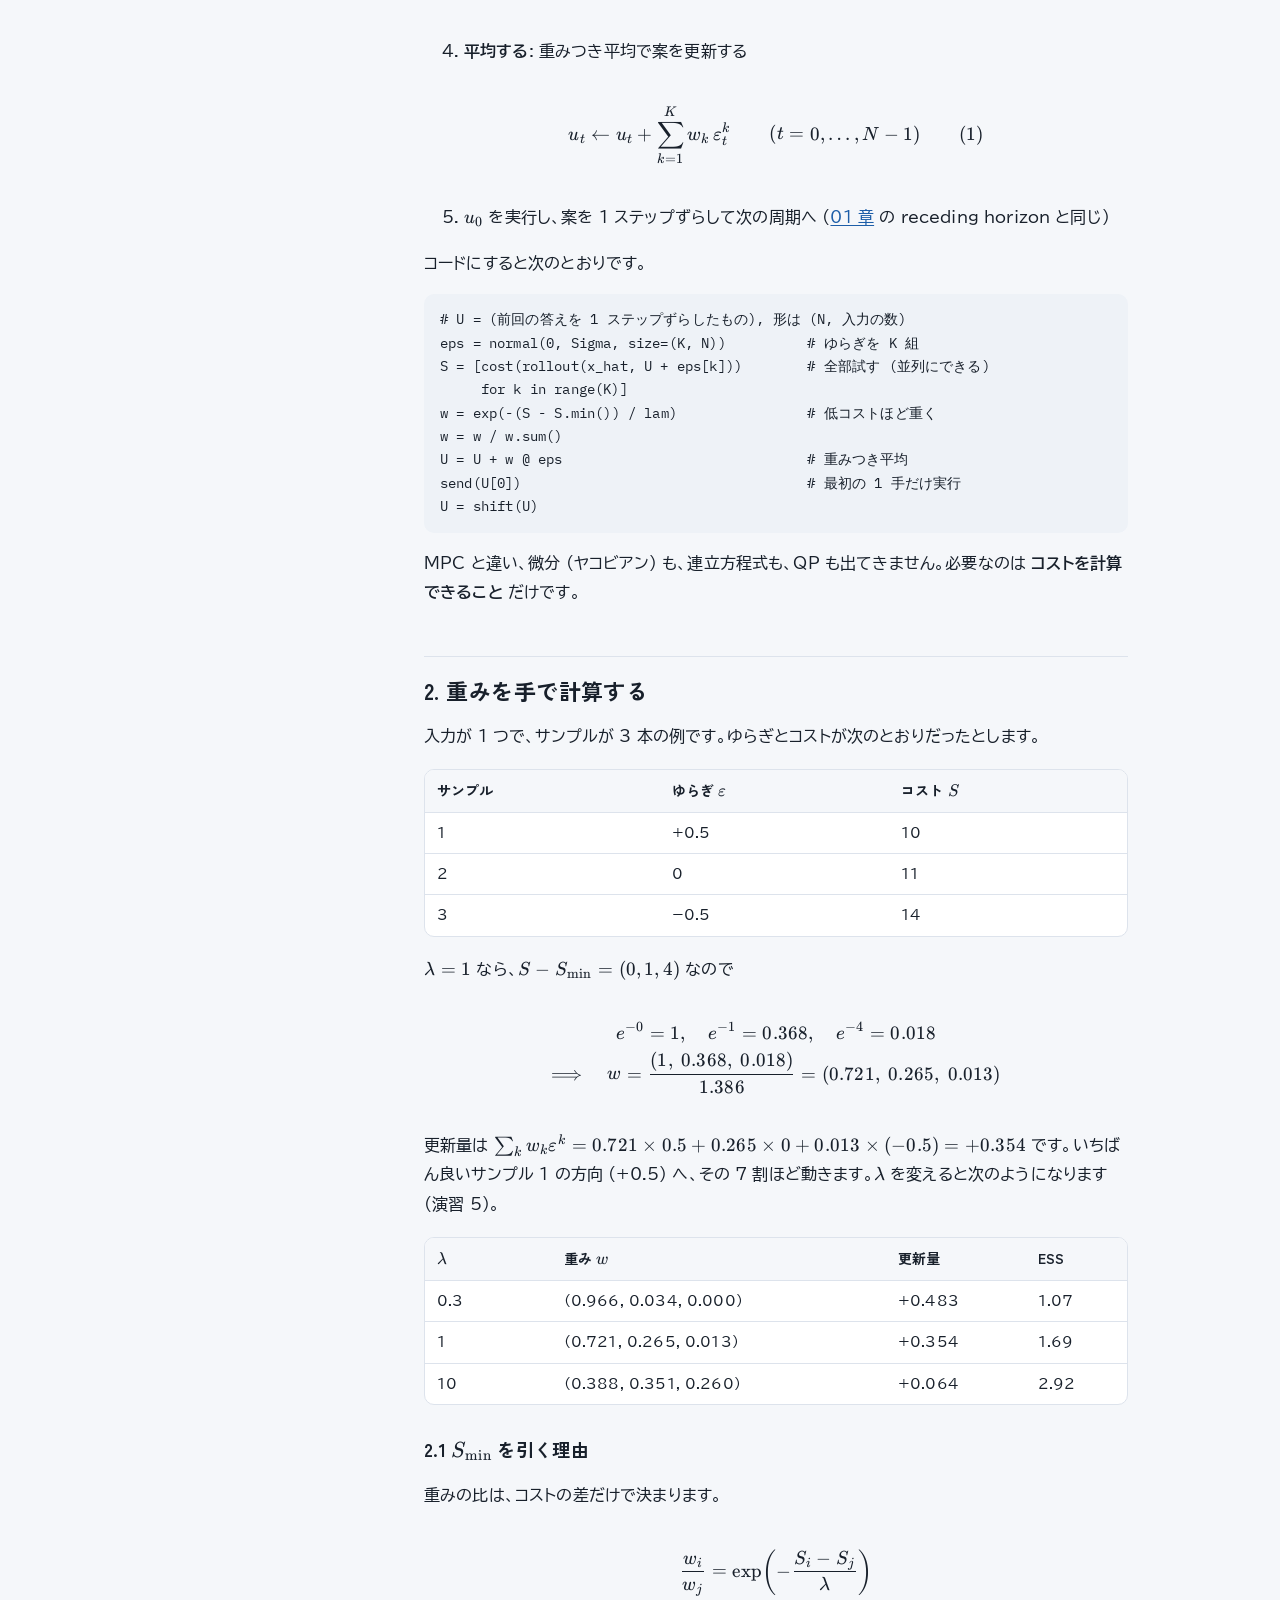
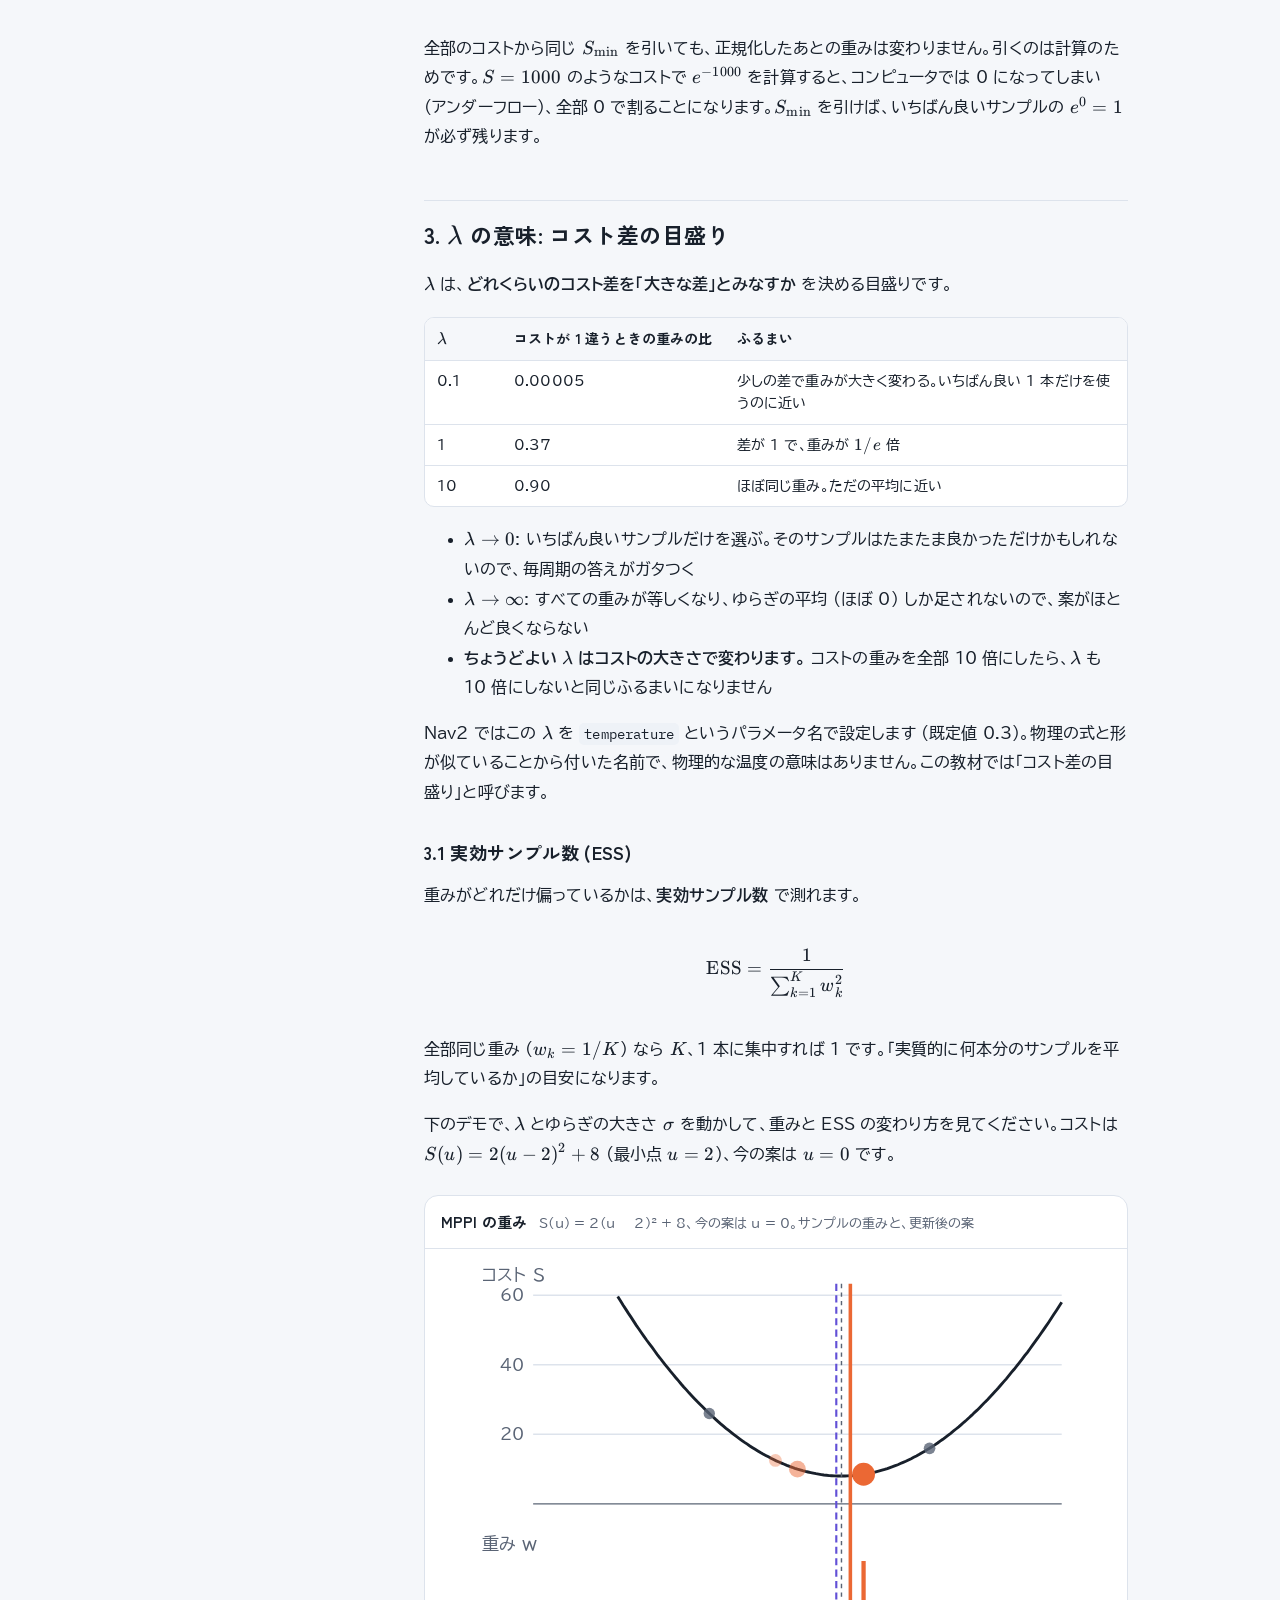
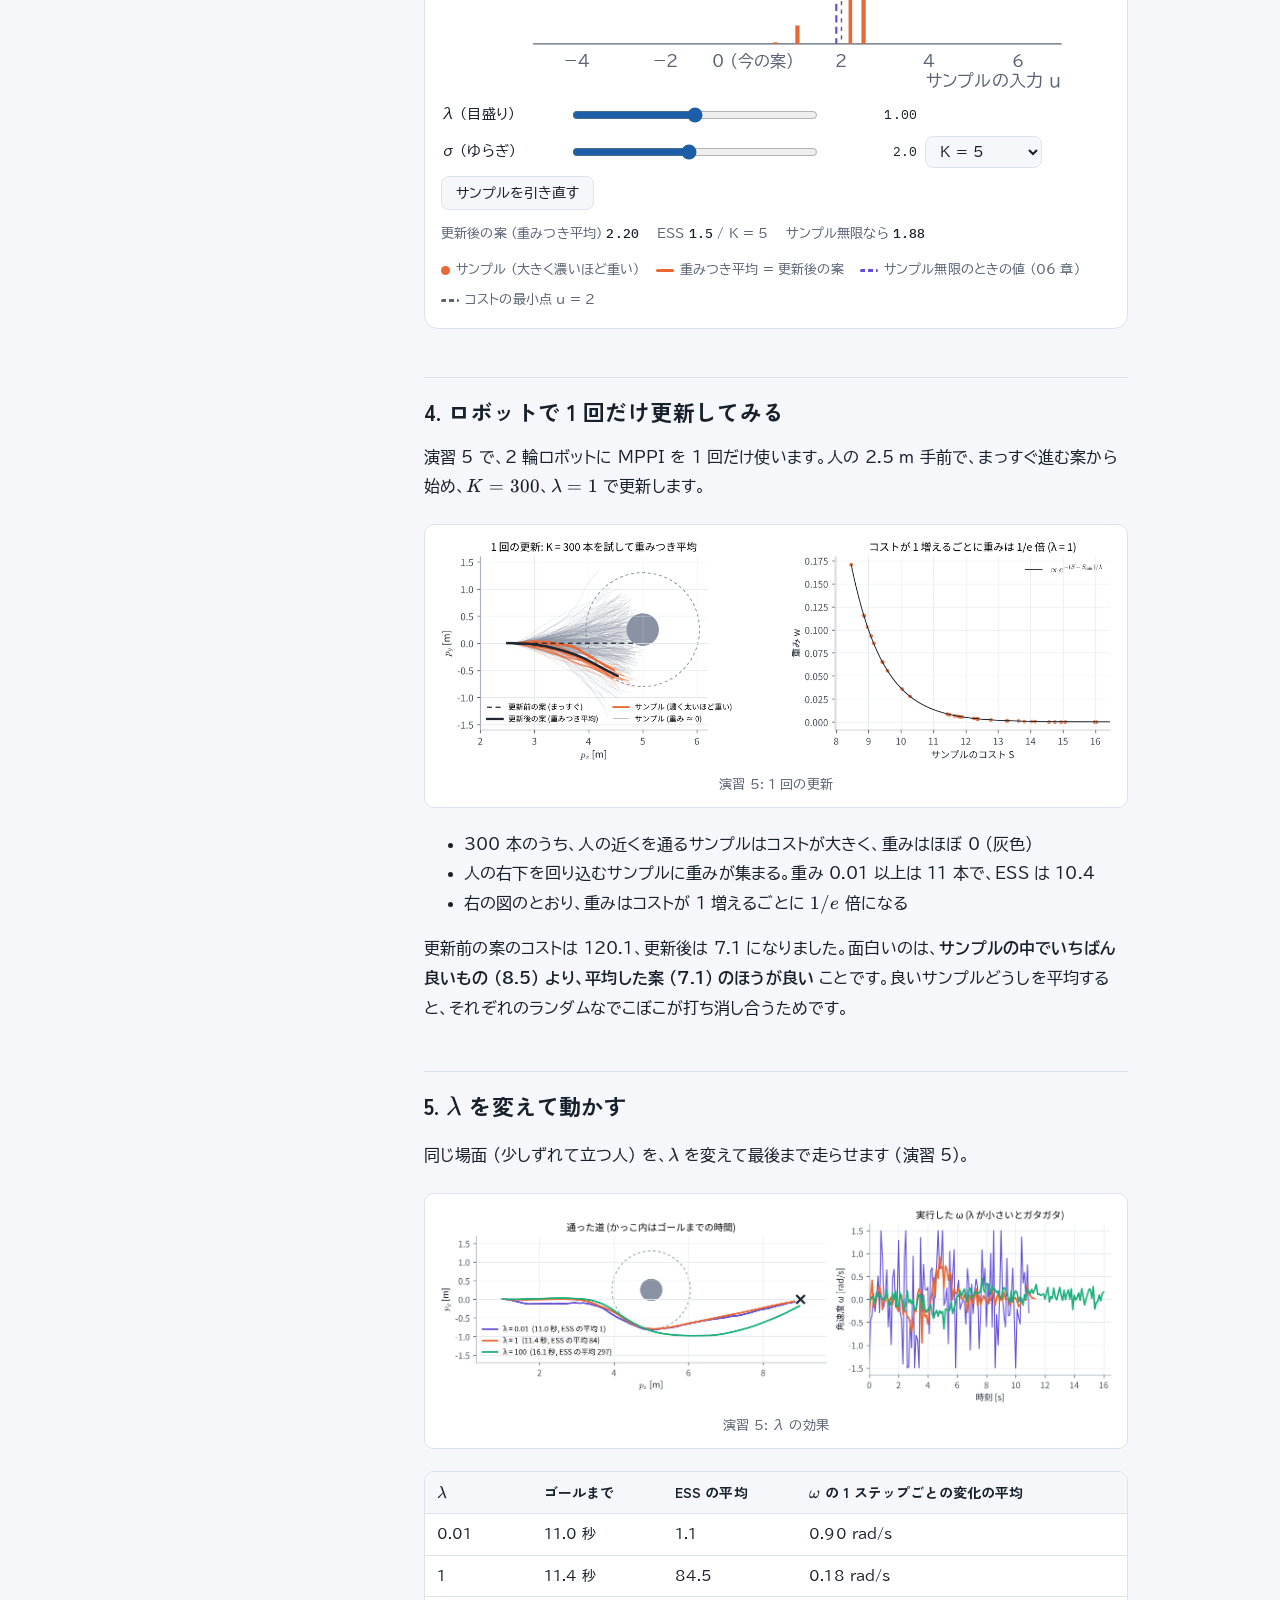
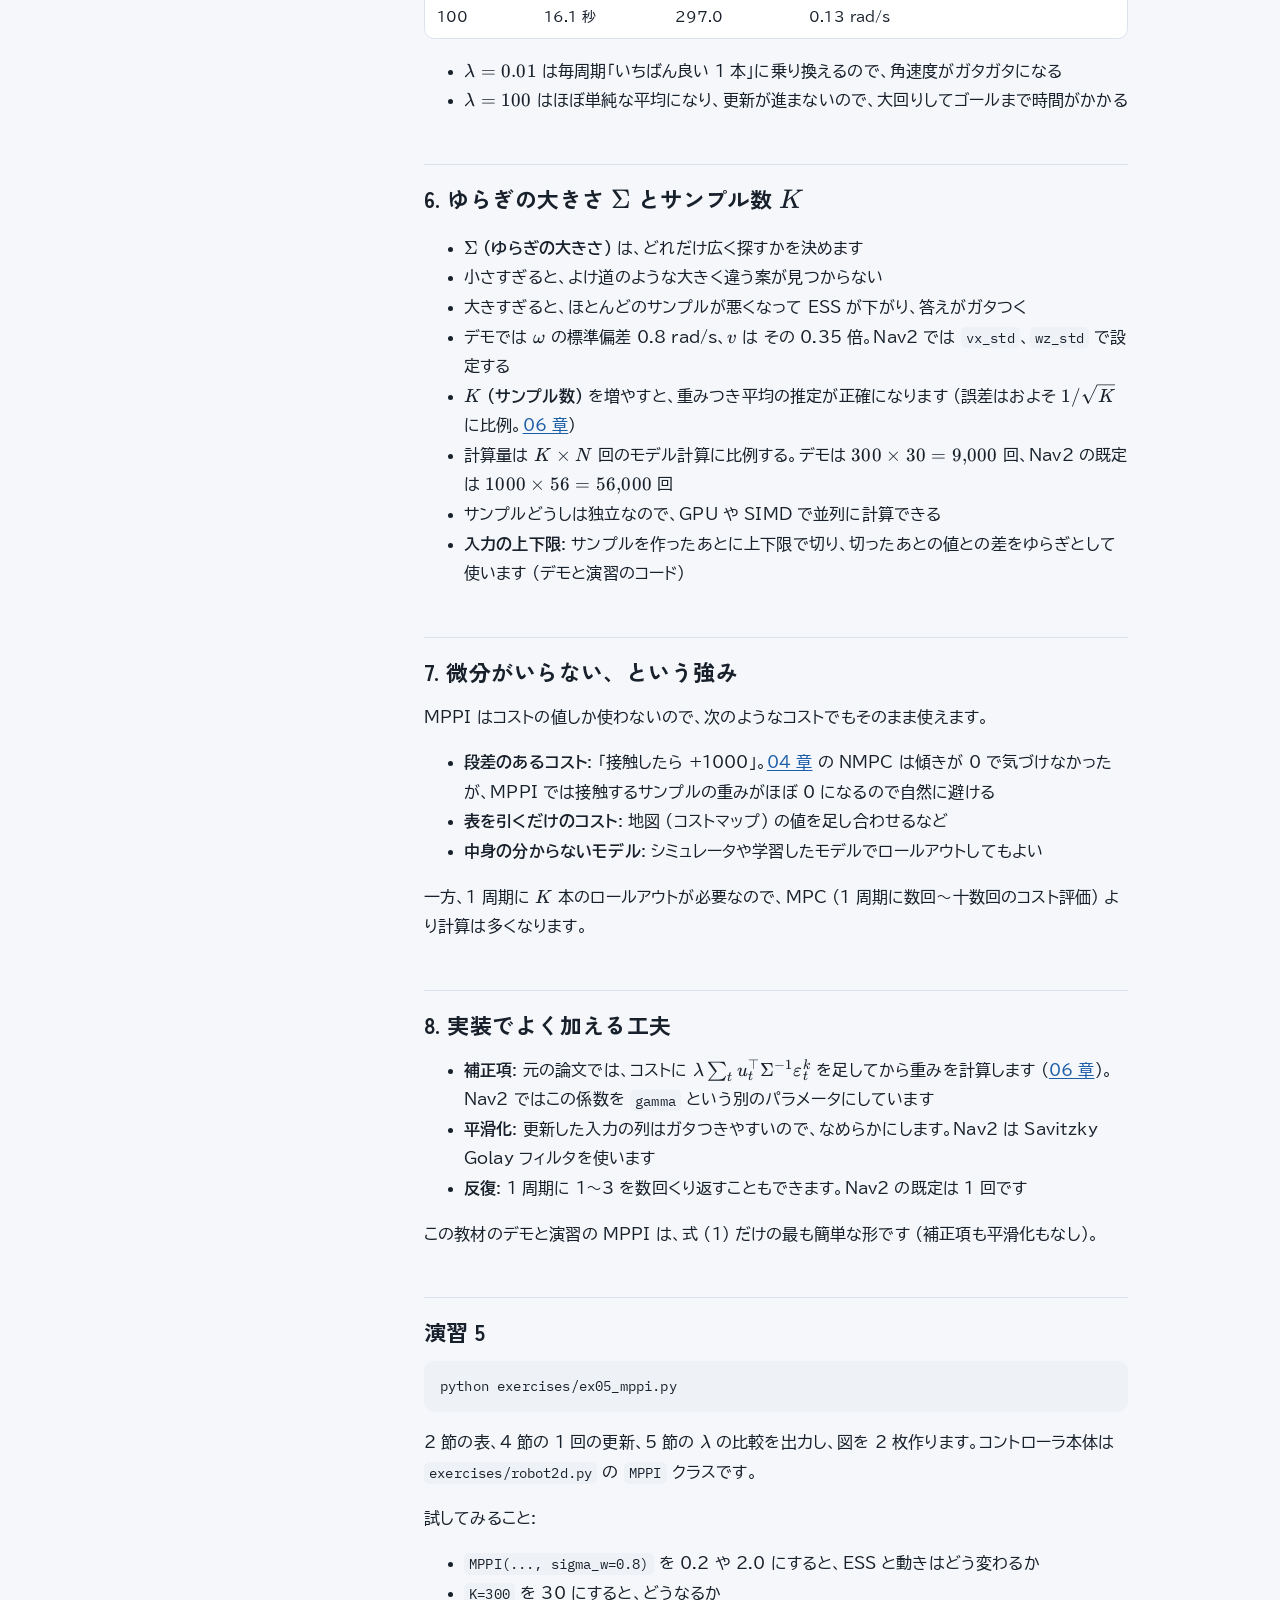
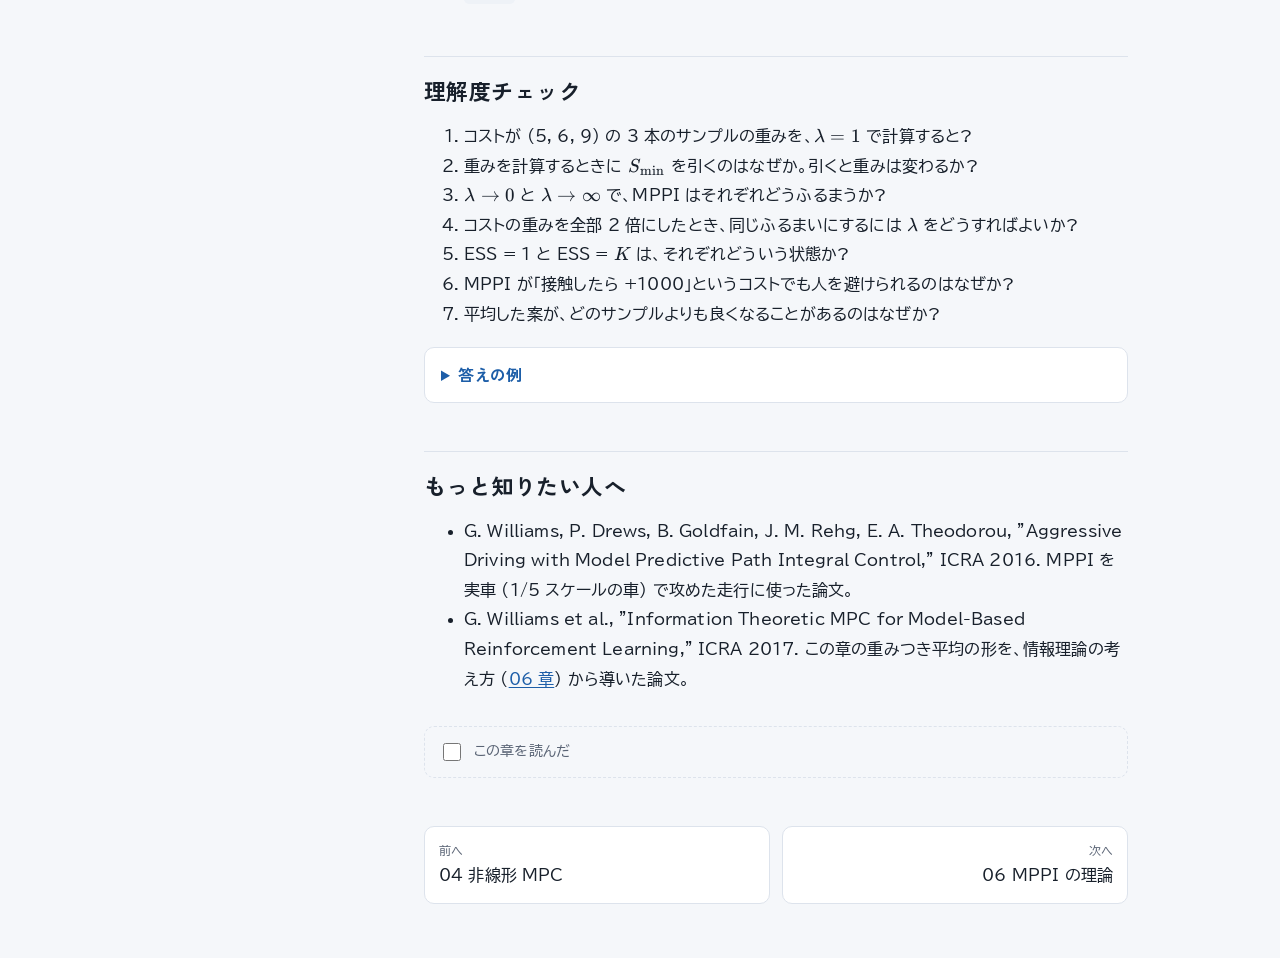
<file: html/05_mppi_basics.html>
<!doctype html>
<html lang="ja">
<head>
<meta charset="utf-8">
<meta name="viewport" content="width=device-width, initial-scale=1, viewport-fit=cover">
<title>MPPI の考え方 | MPC × MPPI 学習ノート</title>
<link rel="preconnect" href="https://fonts.googleapis.com">
<link rel="preconnect" href="https://fonts.gstatic.com" crossorigin>
<link rel="stylesheet" href="https://fonts.googleapis.com/css2?family=BIZ+UDPGothic:wght@400;700&family=IBM+Plex+Mono:wght@400;500&family=Zen+Kaku+Gothic+New:wght@500;700&display=swap">
<link rel="stylesheet" href="assets/style.css">
<link rel="stylesheet" href="assets/katex/katex.css">
<script defer src="assets/katex/katex.min.js"></script>
<script defer src="assets/katex/auto-render.min.js"></script>
</head>
<body>
<header class="topbar">
  <a class="brand" href="index.html"><svg class="brand-mark" viewBox="0 0 24 24" aria-hidden="true"><path d="M5 12 Q 12 12 20 4" fill="none" stroke="var(--mppi)" stroke-width="1.6" stroke-linecap="round" opacity=".5"/><path d="M5 12 Q 12 12 20 20" fill="none" stroke="var(--mppi)" stroke-width="1.6" stroke-linecap="round" opacity=".5"/><path d="M5 12 H 20" fill="none" stroke="var(--mpc)" stroke-width="2.4" stroke-linecap="round"/><circle cx="5" cy="12" r="3" fill="var(--ink)"/></svg><span>MPC × MPPI 学習ノート</span></a>
  <button class="menu-btn" type="button" aria-expanded="false" aria-label="目次を開く">目次</button>
</header>
<div class="layout">
<nav class="rail" aria-label="章の一覧"><h2>目次</h2><ul class="toc"><li><a href="index.html"><span class="num">◆</span><span>はじめに</span><span></span></a></li><li><a href="00_roadmap.html"><span class="num">00</span><span>学習ロードマップ</span><span class="done" data-done-slug="00_roadmap" title="読了"></span></a></li><li><a href="01_optimal_control.html"><span class="num">01</span><span>最適制御問題と receding horizon</span><span class="done" data-done-slug="01_optimal_control" title="読了"></span></a></li><li><a href="02_least_squares_gauss_newton.html"><span class="num">02</span><span>最小二乗とガウス・ニュートン法</span><span class="done" data-done-slug="02_least_squares_gauss_newton" title="読了"></span></a></li><li><a href="03_linear_mpc.html"><span class="num">03</span><span>線形 MPC</span><span class="done" data-done-slug="03_linear_mpc" title="読了"></span></a></li><li><a href="04_nonlinear_mpc.html"><span class="num">04</span><span>非線形 MPC</span><span class="done" data-done-slug="04_nonlinear_mpc" title="読了"></span></a></li><li><a href="05_mppi_basics.html" aria-current="page"><span class="num">05</span><span>MPPI の考え方</span><span class="done" data-done-slug="05_mppi_basics" title="読了"></span></a></li><li><a href="06_mppi_theory.html"><span class="num">06</span><span>MPPI の理論</span><span class="done" data-done-slug="06_mppi_theory" title="読了"></span></a></li><li><a href="07_comparison.html"><span class="num">07</span><span>MPC と MPPI の比較</span><span class="done" data-done-slug="07_comparison" title="読了"></span></a></li><li><a href="08_nav2_mppi.html"><span class="num">08</span><span>Nav2 の MPPI</span><span class="done" data-done-slug="08_nav2_mppi" title="読了"></span></a></li><li><a href="09_glossary.html"><span class="num">09</span><span>用語集</span><span class="done" data-done-slug="09_glossary" title="読了"></span></a></li></ul><h2>リンク</h2><p class="rail-note"><a href="https://github.com/mamoru1126/study_mpc_mppi" target="_blank" rel="noopener">このリポジトリ</a><br><a href="https://docs.nav2.org/configuration/packages/configuring-mppic.html" target="_blank" rel="noopener">Nav2 の MPPI の設定ガイド</a><br><a href="https://homes.cs.washington.edu/~bboots/files/InformationTheoreticMPC.pdf" target="_blank" rel="noopener">MPPI の論文 (Williams et al. 2017)</a></p><p class="rail-note">各章の最後で「この章を読んだ」にチェックすると、ここに印が付きます (このブラウザにだけ保存)。</p></nav>
<main>
<article class="article">
<div class="chapter-meta"><span class="chip time">第 05 章</span><span class="chip mppi">MPPI</span><span class="chip time">目安 1.5 時間</span></div>
<h1 id="05-mppi-の考え方-サンプリングと重み">05. MPPI の考え方 (サンプリングと重み)</h1>
<h2 id="この章のゴール">この章のゴール</h2>
<ul>
<li>MPPI の 1 周期 (試す → 評価する → 重みをつける → 平均する) を説明できる</li>
<li>重み <span class="arithmatex">\(w_k \propto \exp(-(S_k - S_{\min}) / \lambda)\)</span> を計算でき、<span class="arithmatex">\(\lambda\)</span> の意味が分かる</li>
<li>実効サンプル数 (ESS) で、重みの偏りを測れる</li>
<li>MPPI が微分を使わない (段差のコストでも使える) 理由が分かる</li>
</ul>
<blockquote>
<p><strong>つながり</strong>
<a href="01_optimal_control.html">01 章</a> の最適制御問題を、微分を使わずに解きます。この章では「どう計算するか」に集中し、「なぜその式なのか」は <a href="06_mppi_theory.html">06 章</a> で扱います。</p>
</blockquote>
<hr />
<h2 id="0-この章で使う記号">0. この章で使う記号</h2>
<table>
<thead>
<tr>
<th>記号</th>
<th>意味</th>
</tr>
</thead>
<tbody>
<tr>
<td><span class="arithmatex">\(U = (u_0, \dots, u_{N-1})\)</span></td>
<td>今の案 (入力の列)。前回の答えを 1 ステップずらしたもの</td>
</tr>
<tr>
<td><span class="arithmatex">\(K\)</span></td>
<td>サンプル数 (試す入力の列の本数)</td>
</tr>
<tr>
<td><span class="arithmatex">\(\varepsilon_t^k \sim \mathcal N(0, \Sigma)\)</span></td>
<td><span class="arithmatex">\(k\)</span> 本目のサンプルの、時刻 <span class="arithmatex">\(t\)</span> のゆらぎ (平均 0、共分散 <span class="arithmatex">\(\Sigma\)</span> の正規分布)</td>
</tr>
<tr>
<td><span class="arithmatex">\(S_k = S(U + E^k)\)</span></td>
<td><span class="arithmatex">\(k\)</span> 本目の入力の列 <span class="arithmatex">\(U + E^k\)</span> でロールアウトしたときのコストの合計 (<span class="arithmatex">\(E^k\)</span> はゆらぎの列)</td>
</tr>
<tr>
<td><span class="arithmatex">\(\lambda\)</span></td>
<td>コスト差の目盛り (Nav2 のパラメータ名は <code>temperature</code>)</td>
</tr>
<tr>
<td><span class="arithmatex">\(w_k\)</span></td>
<td><span class="arithmatex">\(k\)</span> 本目の重み (合計 1)</td>
</tr>
<tr>
<td>ESS</td>
<td>実効サンプル数 <span class="arithmatex">\(1 / \sum_k w_k^2\)</span></td>
</tr>
</tbody>
</table>
<h2 id="1-1-周期の流れ">1. 1 周期の流れ</h2>
<p><img alt="MPPI の 1 周期" src="figures/fig_mppi_loop.svg" /></p>
<ol>
<li><strong>試す</strong>: 今の案 <span class="arithmatex">\(U\)</span> に、ゆらぎ <span class="arithmatex">\(\varepsilon_t^k\)</span> を足した入力の列を <span class="arithmatex">\(K\)</span> 本作る</li>
<li><strong>評価する</strong>: それぞれをモデルでロールアウトし、コスト <span class="arithmatex">\(S_k\)</span> を計算する</li>
<li><strong>重みをつける</strong>: コストが低いものほど重くする</li>
</ol>
<div class="arithmatex">\[
w_k = \frac{\exp\bigl(-(S_k - S_{\min}) / \lambda\bigr)}{\sum_{j=1}^{K} \exp\bigl(-(S_j - S_{\min}) / \lambda\bigr)}
\qquad (S_{\min} = \min_j S_j)
\]</div>
<ol start="4">
<li><strong>平均する</strong>: 重みつき平均で案を更新する</li>
</ol>
<div class="arithmatex">\[
u_t \leftarrow u_t + \sum_{k=1}^{K} w_k\, \varepsilon_t^k \qquad (t = 0, \dots, N-1)
\qquad (1)
\]</div>
<ol start="5">
<li><span class="arithmatex">\(u_0\)</span> を実行し、案を 1 ステップずらして次の周期へ (<a href="01_optimal_control.html">01 章</a> の receding horizon と同じ)</li>
</ol>
<p>コードにすると次のとおりです。</p>
<div class="highlight"><pre><span></span><code><span class="c1"># U = (前回の答えを 1 ステップずらしたもの), 形は (N, 入力の数)</span>
<span class="n">eps</span> <span class="o">=</span> <span class="n">normal</span><span class="p">(</span><span class="mi">0</span><span class="p">,</span> <span class="n">Sigma</span><span class="p">,</span> <span class="n">size</span><span class="o">=</span><span class="p">(</span><span class="n">K</span><span class="p">,</span> <span class="n">N</span><span class="p">))</span>          <span class="c1"># ゆらぎを K 組</span>
<span class="n">S</span> <span class="o">=</span> <span class="p">[</span><span class="n">cost</span><span class="p">(</span><span class="n">rollout</span><span class="p">(</span><span class="n">x_hat</span><span class="p">,</span> <span class="n">U</span> <span class="o">+</span> <span class="n">eps</span><span class="p">[</span><span class="n">k</span><span class="p">]))</span>        <span class="c1"># 全部試す (並列にできる)</span>
     <span class="k">for</span> <span class="n">k</span> <span class="ow">in</span> <span class="nb">range</span><span class="p">(</span><span class="n">K</span><span class="p">)]</span>
<span class="n">w</span> <span class="o">=</span> <span class="n">exp</span><span class="p">(</span><span class="o">-</span><span class="p">(</span><span class="n">S</span> <span class="o">-</span> <span class="n">S</span><span class="o">.</span><span class="n">min</span><span class="p">())</span> <span class="o">/</span> <span class="n">lam</span><span class="p">)</span>                <span class="c1"># 低コストほど重く</span>
<span class="n">w</span> <span class="o">=</span> <span class="n">w</span> <span class="o">/</span> <span class="n">w</span><span class="o">.</span><span class="n">sum</span><span class="p">()</span>
<span class="n">U</span> <span class="o">=</span> <span class="n">U</span> <span class="o">+</span> <span class="n">w</span> <span class="o">@</span> <span class="n">eps</span>                              <span class="c1"># 重みつき平均</span>
<span class="n">send</span><span class="p">(</span><span class="n">U</span><span class="p">[</span><span class="mi">0</span><span class="p">])</span>                                   <span class="c1"># 最初の 1 手だけ実行</span>
<span class="n">U</span> <span class="o">=</span> <span class="n">shift</span><span class="p">(</span><span class="n">U</span><span class="p">)</span>
</code></pre></div>
<p>MPC と違い、微分 (ヤコビアン) も、連立方程式も、QP も出てきません。必要なのは <strong>コストを計算できること</strong> だけです。</p>
<h2 id="2-重みを手で計算する">2. 重みを手で計算する</h2>
<p>入力が 1 つで、サンプルが 3 本の例です。ゆらぎとコストが次のとおりだったとします。</p>
<table>
<thead>
<tr>
<th>サンプル</th>
<th>ゆらぎ <span class="arithmatex">\(\varepsilon\)</span></th>
<th>コスト <span class="arithmatex">\(S\)</span></th>
</tr>
</thead>
<tbody>
<tr>
<td>1</td>
<td>+0.5</td>
<td>10</td>
</tr>
<tr>
<td>2</td>
<td>0</td>
<td>11</td>
</tr>
<tr>
<td>3</td>
<td>−0.5</td>
<td>14</td>
</tr>
</tbody>
</table>
<p><span class="arithmatex">\(\lambda = 1\)</span> なら、<span class="arithmatex">\(S - S_{\min} = (0, 1, 4)\)</span> なので</p>
<div class="arithmatex">\[
\begin{gathered}
e^{-0} = 1, \quad e^{-1} = 0.368, \quad e^{-4} = 0.018 \\
\Longrightarrow \quad
w = \frac{(1,\ 0.368,\ 0.018)}{1.386} = (0.721,\ 0.265,\ 0.013)
\end{gathered}
\]</div>
<p>更新量は <span class="arithmatex">\(\sum_k w_k \varepsilon^k = 0.721 \times 0.5 + 0.265 \times 0 + 0.013 \times (-0.5) = +0.354\)</span> です。いちばん良いサンプル 1 の方向 (+0.5) へ、その 7 割ほど動きます。<span class="arithmatex">\(\lambda\)</span> を変えると次のようになります (演習 5)。</p>
<table>
<thead>
<tr>
<th><span class="arithmatex">\(\lambda\)</span></th>
<th>重み <span class="arithmatex">\(w\)</span></th>
<th>更新量</th>
<th>ESS</th>
</tr>
</thead>
<tbody>
<tr>
<td>0.3</td>
<td>(0.966, 0.034, 0.000)</td>
<td>+0.483</td>
<td>1.07</td>
</tr>
<tr>
<td>1</td>
<td>(0.721, 0.265, 0.013)</td>
<td>+0.354</td>
<td>1.69</td>
</tr>
<tr>
<td>10</td>
<td>(0.388, 0.351, 0.260)</td>
<td>+0.064</td>
<td>2.92</td>
</tr>
</tbody>
</table>
<h3 id="21-s_min-を引く理由">2.1 <span class="arithmatex">\(S_{\min}\)</span> を引く理由</h3>
<p>重みの比は、コストの差だけで決まります。</p>
<div class="arithmatex">\[
\frac{w_i}{w_j} = \exp\!\left( -\frac{S_i - S_j}{\lambda} \right)
\]</div>
<p>全部のコストから同じ <span class="arithmatex">\(S_{\min}\)</span> を引いても、正規化したあとの重みは変わりません。引くのは計算のためです。<span class="arithmatex">\(S = 1000\)</span> のようなコストで <span class="arithmatex">\(e^{-1000}\)</span> を計算すると、コンピュータでは 0 になってしまい (アンダーフロー)、全部 0 で割ることになります。<span class="arithmatex">\(S_{\min}\)</span> を引けば、いちばん良いサンプルの <span class="arithmatex">\(e^{0} = 1\)</span> が必ず残ります。</p>
<h2 id="3-lambda-の意味-コスト差の目盛り">3. <span class="arithmatex">\(\lambda\)</span> の意味: コスト差の目盛り</h2>
<p><span class="arithmatex">\(\lambda\)</span> は、<strong>どれくらいのコスト差を「大きな差」とみなすか</strong> を決める目盛りです。</p>
<table>
<thead>
<tr>
<th><span class="arithmatex">\(\lambda\)</span></th>
<th>コストが 1 違うときの重みの比</th>
<th>ふるまい</th>
</tr>
</thead>
<tbody>
<tr>
<td>0.1</td>
<td>0.00005</td>
<td>少しの差で重みが大きく変わる。いちばん良い 1 本だけを使うのに近い</td>
</tr>
<tr>
<td>1</td>
<td>0.37</td>
<td>差が 1 で、重みが <span class="arithmatex">\(1/e\)</span> 倍</td>
</tr>
<tr>
<td>10</td>
<td>0.90</td>
<td>ほぼ同じ重み。ただの平均に近い</td>
</tr>
</tbody>
</table>
<ul>
<li><span class="arithmatex">\(\lambda \to 0\)</span>: いちばん良いサンプルだけを選ぶ。そのサンプルはたまたま良かっただけかもしれないので、毎周期の答えがガタつく</li>
<li><span class="arithmatex">\(\lambda \to \infty\)</span>: すべての重みが等しくなり、ゆらぎの平均 (ほぼ 0) しか足されないので、案がほとんど良くならない</li>
<li><strong>ちょうどよい <span class="arithmatex">\(\lambda\)</span> はコストの大きさで変わります。</strong> コストの重みを全部 10 倍にしたら、<span class="arithmatex">\(\lambda\)</span> も 10 倍にしないと同じふるまいになりません</li>
</ul>
<p>Nav2 ではこの <span class="arithmatex">\(\lambda\)</span> を <code>temperature</code> というパラメータ名で設定します (既定値 0.3)。物理の式と形が似ていることから付いた名前で、物理的な温度の意味はありません。この教材では「コスト差の目盛り」と呼びます。</p>
<h3 id="31-実効サンプル数-ess">3.1 実効サンプル数 (ESS)</h3>
<p>重みがどれだけ偏っているかは、<strong>実効サンプル数</strong> で測れます。</p>
<div class="arithmatex">\[
\mathrm{ESS} = \frac{1}{\sum_{k=1}^{K} w_k^2}
\]</div>
<p>全部同じ重み (<span class="arithmatex">\(w_k = 1/K\)</span>) なら <span class="arithmatex">\(K\)</span>、1 本に集中すれば 1 です。「実質的に何本分のサンプルを平均しているか」の目安になります。</p>
<p>下のデモで、<span class="arithmatex">\(\lambda\)</span> とゆらぎの大きさ <span class="arithmatex">\(\sigma\)</span> を動かして、重みと ESS の変わり方を見てください。コストは <span class="arithmatex">\(S(u) = 2(u - 2)^2 + 8\)</span> (最小点 <span class="arithmatex">\(u = 2\)</span>)、今の案は <span class="arithmatex">\(u = 0\)</span> です。</p>
<div data-demo="weights"></div>

<h2 id="4-ロボットで-1-回だけ更新してみる">4. ロボットで 1 回だけ更新してみる</h2>
<p>演習 5 で、2 輪ロボットに MPPI を 1 回だけ使います。人の 2.5 m 手前で、まっすぐ進む案から始め、<span class="arithmatex">\(K = 300\)</span>、<span class="arithmatex">\(\lambda = 1\)</span> で更新します。</p>
<p><img alt="演習 5: 1 回の更新" src="figures/ex05_mppi_samples.png" /></p>
<ul>
<li>300 本のうち、人の近くを通るサンプルはコストが大きく、重みはほぼ 0 (灰色)</li>
<li>人の右下を回り込むサンプルに重みが集まる。重み 0.01 以上は 11 本で、ESS は 10.4</li>
<li>右の図のとおり、重みはコストが 1 増えるごとに <span class="arithmatex">\(1/e\)</span> 倍になる</li>
</ul>
<p>更新前の案のコストは 120.1、更新後は 7.1 になりました。面白いのは、<strong>サンプルの中でいちばん良いもの (8.5) より、平均した案 (7.1) のほうが良い</strong> ことです。良いサンプルどうしを平均すると、それぞれのランダムなでこぼこが打ち消し合うためです。</p>
<h2 id="5-lambda-を変えて動かす">5. <span class="arithmatex">\(\lambda\)</span> を変えて動かす</h2>
<p>同じ場面 (少しずれて立つ人) を、<span class="arithmatex">\(\lambda\)</span> を変えて最後まで走らせます (演習 5)。</p>
<p><img alt="演習 5: λ の効果" src="figures/ex05_mppi_lambda.png" /></p>
<table>
<thead>
<tr>
<th><span class="arithmatex">\(\lambda\)</span></th>
<th>ゴールまで</th>
<th>ESS の平均</th>
<th><span class="arithmatex">\(\omega\)</span> の 1 ステップごとの変化の平均</th>
</tr>
</thead>
<tbody>
<tr>
<td>0.01</td>
<td>11.0 秒</td>
<td>1.1</td>
<td>0.90 rad/s</td>
</tr>
<tr>
<td>1</td>
<td>11.4 秒</td>
<td>84.5</td>
<td>0.18 rad/s</td>
</tr>
<tr>
<td>100</td>
<td>16.1 秒</td>
<td>297.0</td>
<td>0.13 rad/s</td>
</tr>
</tbody>
</table>
<ul>
<li><span class="arithmatex">\(\lambda = 0.01\)</span> は毎周期「いちばん良い 1 本」に乗り換えるので、角速度がガタガタになる</li>
<li><span class="arithmatex">\(\lambda = 100\)</span> はほぼ単純な平均になり、更新が進まないので、大回りしてゴールまで時間がかかる</li>
</ul>
<h2 id="6-ゆらぎの大きさ-sigma-とサンプル数-k">6. ゆらぎの大きさ <span class="arithmatex">\(\Sigma\)</span> とサンプル数 <span class="arithmatex">\(K\)</span></h2>
<ul>
<li><strong><span class="arithmatex">\(\Sigma\)</span> (ゆらぎの大きさ)</strong> は、どれだけ広く探すかを決めます</li>
<li>小さすぎると、よけ道のような大きく違う案が見つからない</li>
<li>大きすぎると、ほとんどのサンプルが悪くなって ESS が下がり、答えがガタつく</li>
<li>デモでは <span class="arithmatex">\(\omega\)</span> の標準偏差 0.8 rad/s、<span class="arithmatex">\(v\)</span> は その 0.35 倍。Nav2 では <code>vx_std</code>、<code>wz_std</code> で設定する</li>
<li><strong><span class="arithmatex">\(K\)</span> (サンプル数)</strong> を増やすと、重みつき平均の推定が正確になります (誤差はおよそ <span class="arithmatex">\(1/\sqrt{K}\)</span> に比例。<a href="06_mppi_theory.html">06 章</a>)</li>
<li>計算量は <span class="arithmatex">\(K \times N\)</span> 回のモデル計算に比例する。デモは <span class="arithmatex">\(300 \times 30 = 9{,}000\)</span> 回、Nav2 の既定は <span class="arithmatex">\(1000 \times 56 = 56{,}000\)</span> 回</li>
<li>サンプルどうしは独立なので、GPU や SIMD で並列に計算できる</li>
<li><strong>入力の上下限</strong>: サンプルを作ったあとに上下限で切り、切ったあとの値との差をゆらぎとして使います (デモと演習のコード)</li>
</ul>
<h2 id="7-微分がいらないという強み">7. 微分がいらない、という強み</h2>
<p>MPPI はコストの値しか使わないので、次のようなコストでもそのまま使えます。</p>
<ul>
<li><strong>段差のあるコスト</strong>: 「接触したら +1000」。<a href="04_nonlinear_mpc.html">04 章</a> の NMPC は傾きが 0 で気づけなかったが、MPPI では接触するサンプルの重みがほぼ 0 になるので自然に避ける</li>
<li><strong>表を引くだけのコスト</strong>: 地図 (コストマップ) の値を足し合わせるなど</li>
<li><strong>中身の分からないモデル</strong>: シミュレータや学習したモデルでロールアウトしてもよい</li>
</ul>
<p>一方、1 周期に <span class="arithmatex">\(K\)</span> 本のロールアウトが必要なので、MPC (1 周期に数回〜十数回のコスト評価) より計算は多くなります。</p>
<h2 id="8-実装でよく加える工夫">8. 実装でよく加える工夫</h2>
<ul>
<li><strong>補正項</strong>: 元の論文では、コストに <span class="arithmatex">\(\lambda \sum_t u_t^\top \Sigma^{-1} \varepsilon_t^k\)</span> を足してから重みを計算します (<a href="06_mppi_theory.html">06 章</a>)。Nav2 ではこの係数を <code>gamma</code> という別のパラメータにしています</li>
<li><strong>平滑化</strong>: 更新した入力の列はガタつきやすいので、なめらかにします。Nav2 は Savitzky–Golay フィルタを使います</li>
<li><strong>反復</strong>: 1 周期に 1〜3 を数回くり返すこともできます。Nav2 の既定は 1 回です</li>
</ul>
<p>この教材のデモと演習の MPPI は、式 (1) だけの最も簡単な形です (補正項も平滑化もなし)。</p>
<h2 id="演習-5">演習 5</h2>
<div class="highlight"><pre><span></span><code>python<span class="w"> </span>exercises/ex05_mppi.py
</code></pre></div>
<p>2 節の表、4 節の 1 回の更新、5 節の <span class="arithmatex">\(\lambda\)</span> の比較を出力し、図を 2 枚作ります。コントローラ本体は <code>exercises/robot2d.py</code> の <code>MPPI</code> クラスです。</p>
<p>試してみること:</p>
<ul>
<li><code>MPPI(..., sigma_w=0.8)</code> を 0.2 や 2.0 にすると、ESS と動きはどう変わるか</li>
<li><code>K=300</code> を 30 にすると、どうなるか</li>
</ul>
<h2 id="理解度チェック">理解度チェック</h2>
<ol>
<li>コストが (5, 6, 9) の 3 本のサンプルの重みを、<span class="arithmatex">\(\lambda = 1\)</span> で計算すると?</li>
<li>重みを計算するときに <span class="arithmatex">\(S_{\min}\)</span> を引くのはなぜか。引くと重みは変わるか?</li>
<li><span class="arithmatex">\(\lambda \to 0\)</span> と <span class="arithmatex">\(\lambda \to \infty\)</span> で、MPPI はそれぞれどうふるまうか?</li>
<li>コストの重みを全部 2 倍にしたとき、同じふるまいにするには <span class="arithmatex">\(\lambda\)</span> をどうすればよいか?</li>
<li>ESS = 1 と ESS = <span class="arithmatex">\(K\)</span> は、それぞれどういう状態か?</li>
<li>MPPI が「接触したら +1000」というコストでも人を避けられるのはなぜか?</li>
<li>平均した案が、どのサンプルよりも良くなることがあるのはなぜか?</li>
</ol>
<details>
<summary>答えの例</summary>
<ol>
<li>差は (0, 1, 4) で 2 節の例と同じなので、<span class="arithmatex">\(w = (0.721, 0.265, 0.013)\)</span>。重みはコストの差だけで決まる。</li>
<li><span class="arithmatex">\(e^{-S}\)</span> が小さくなりすぎて 0 になる (アンダーフロー) のを防ぐため。全部から同じ数を引くだけなので、正規化したあとの重みは変わらない。</li>
<li><span class="arithmatex">\(\lambda \to 0\)</span>: いちばんコストの低い 1 本だけを選ぶ (ガタつく)。<span class="arithmatex">\(\lambda \to \infty\)</span>: 全部が同じ重みになり、ゆらぎの平均 (ほぼ 0) を足すだけなので、案がほとんど良くならない。</li>
<li><span class="arithmatex">\(\lambda\)</span> も 2 倍にする。重みは <span class="arithmatex">\((S_i - S_j) / \lambda\)</span> で決まるので、コストと <span class="arithmatex">\(\lambda\)</span> を同じ倍率にすれば変わらない。</li>
<li>ESS = 1: 重みが 1 本に集中している。ESS = <span class="arithmatex">\(K\)</span>: 全部が同じ重み。</li>
<li>接触するサンプルはコストが 1000 以上大きいので、重みが <span class="arithmatex">\(e^{-1000/\lambda}\)</span> 倍、つまりほぼ 0 になり、平均にほとんど入らないから。傾きを使わないので、段差でも問題にならない。</li>
<li>良いサンプルにもそれぞれランダムなでこぼこがあり、平均するとそれが打ち消し合うから。</li>
</ol>
</details>
<h2 id="もっと知りたい人へ">もっと知りたい人へ</h2>
<ul>
<li>G. Williams, P. Drews, B. Goldfain, J. M. Rehg, E. A. Theodorou, "Aggressive Driving with Model Predictive Path Integral Control," ICRA 2016. MPPI を実車 (1/5 スケールの車) で攻めた走行に使った論文。</li>
<li>G. Williams et al., "Information Theoretic MPC for Model-Based Reinforcement Learning," ICRA 2017. この章の重みつき平均の形を、情報理論の考え方 (<a href="06_mppi_theory.html">06 章</a>) から導いた論文。</li>
</ul>
<label class="read-toggle"><input type="checkbox" id="read-toggle" data-slug="05_mppi_basics"> この章を読んだ</label>
<nav class="pager" aria-label="前後の章"><a class="prev" href="04_nonlinear_mpc.html"><small>前へ</small>04 非線形 MPC</a><a class="next" href="06_mppi_theory.html"><small>次へ</small>06 MPPI の理論</a></nav>
</article>
</main>
</div>
<script src="assets/app.js"></script>
<script src="assets/ctrl.js"></script>
<script src="assets/demos.js"></script>
</body>
</html>
</file>
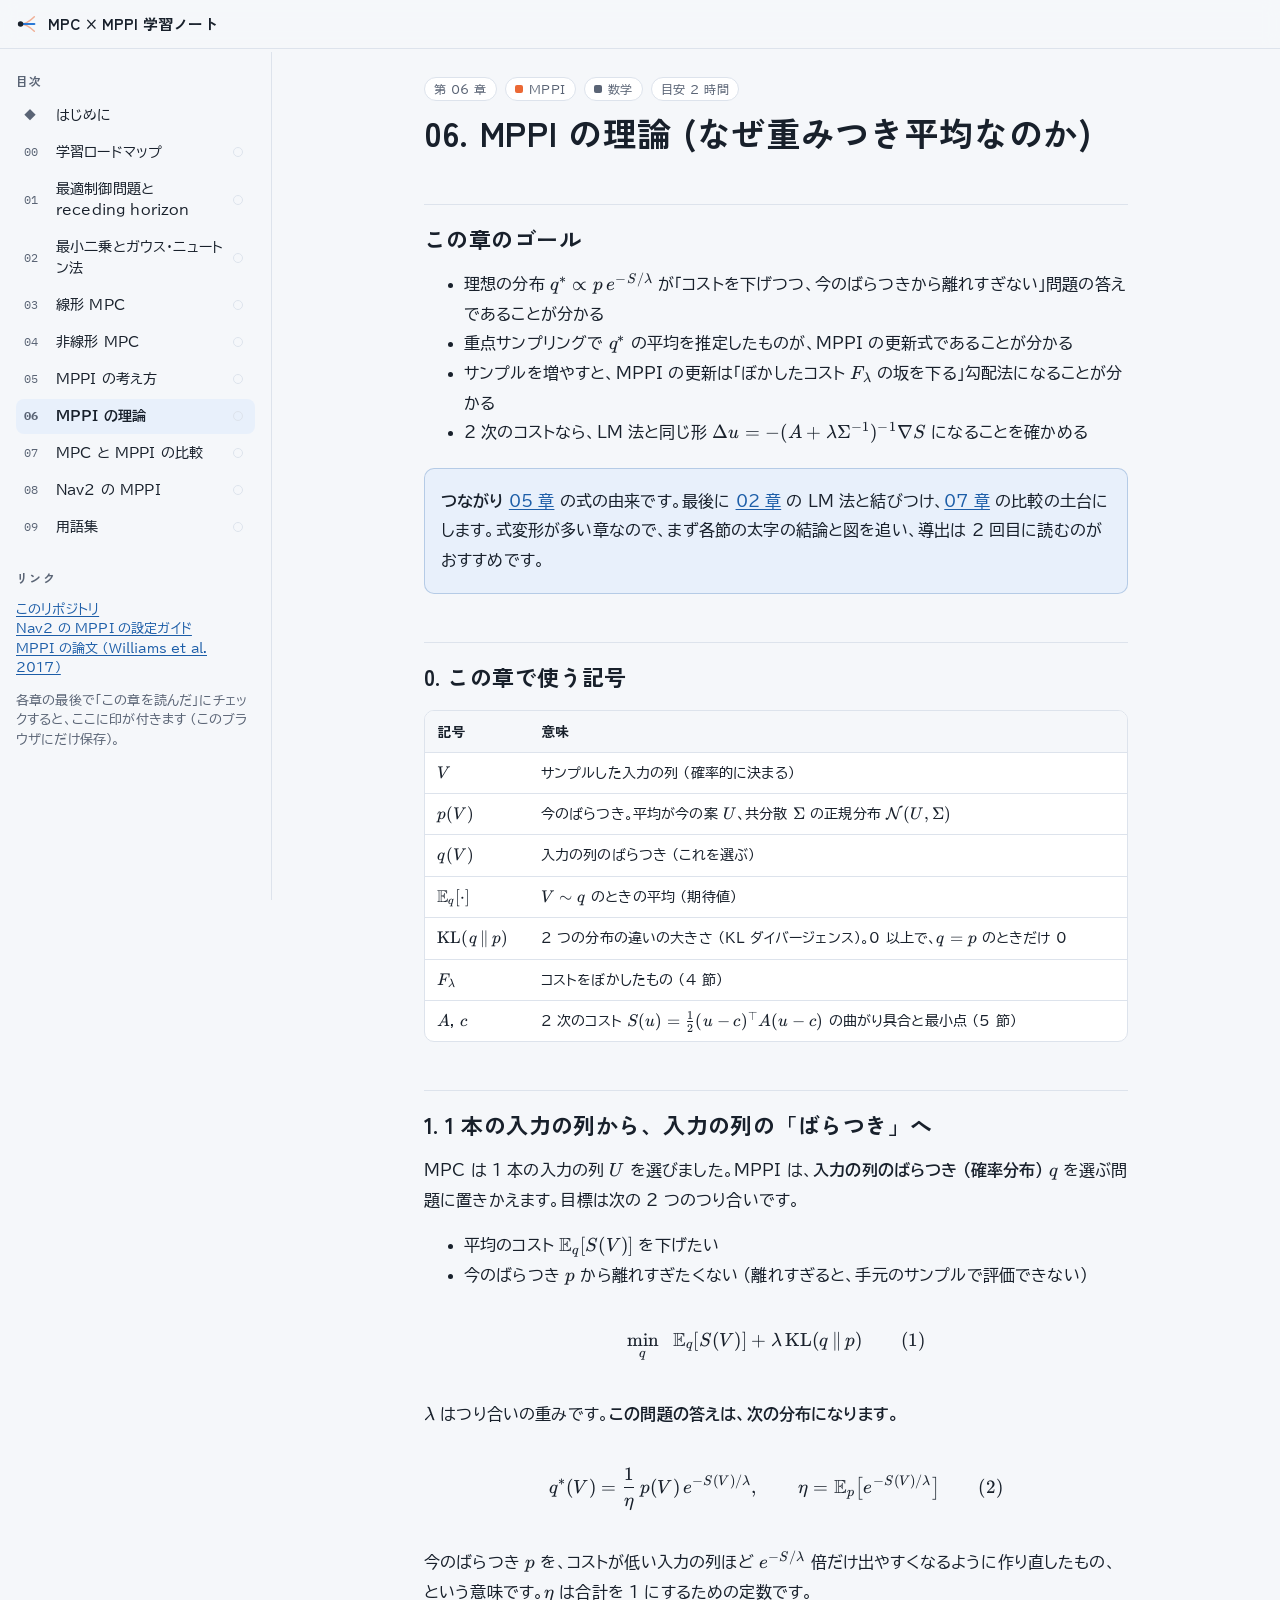
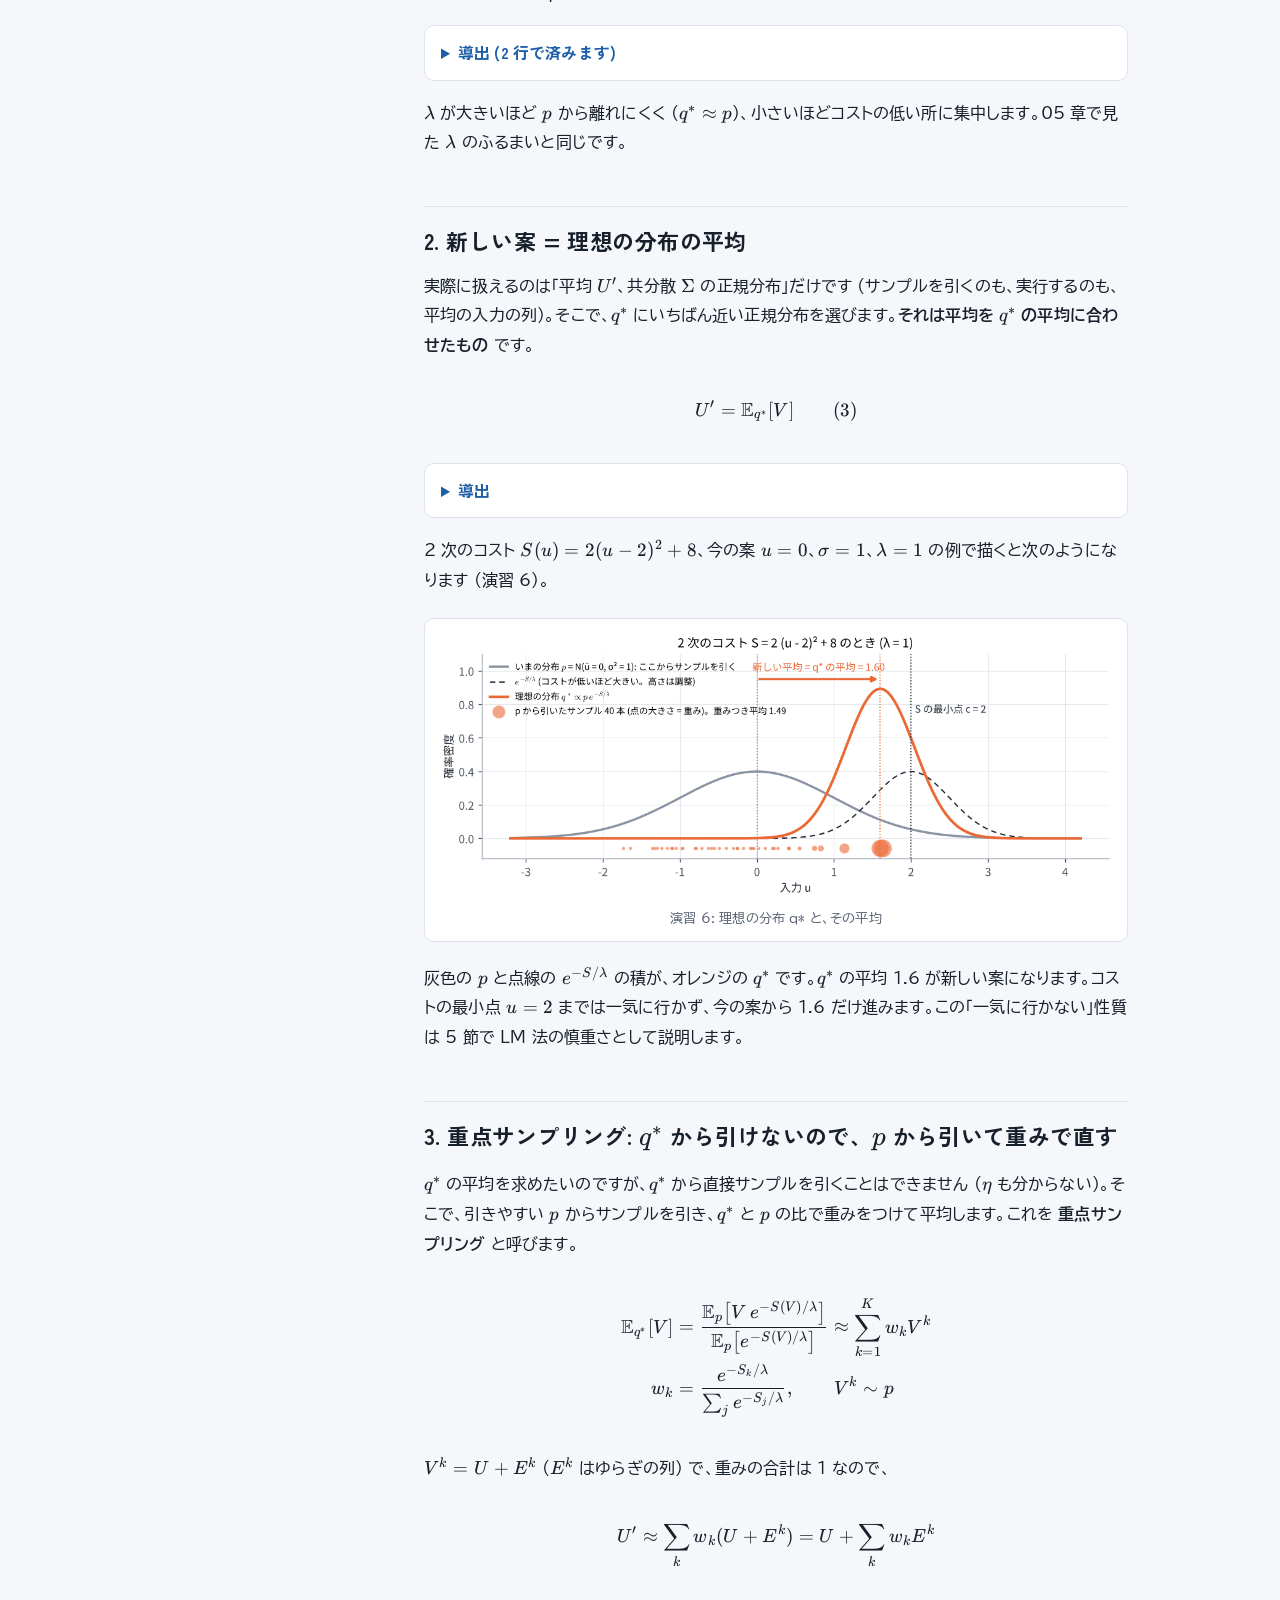
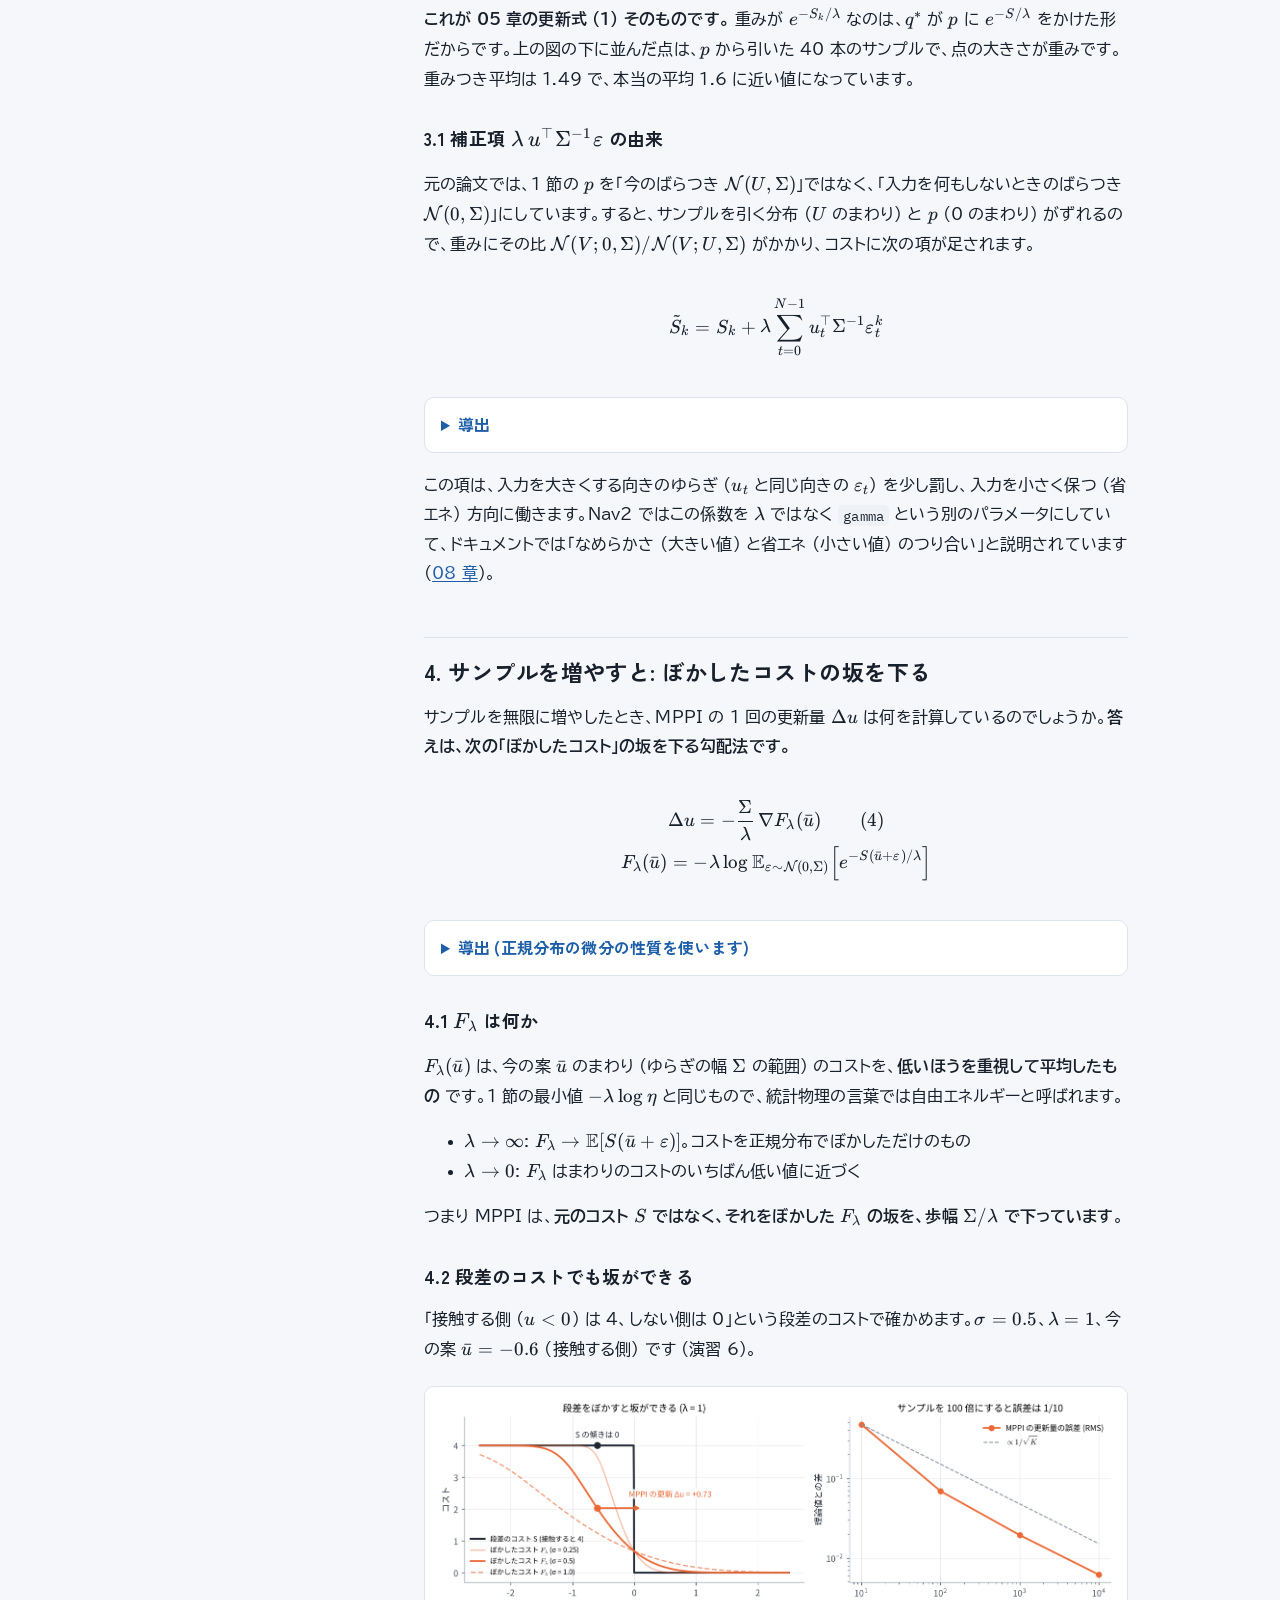
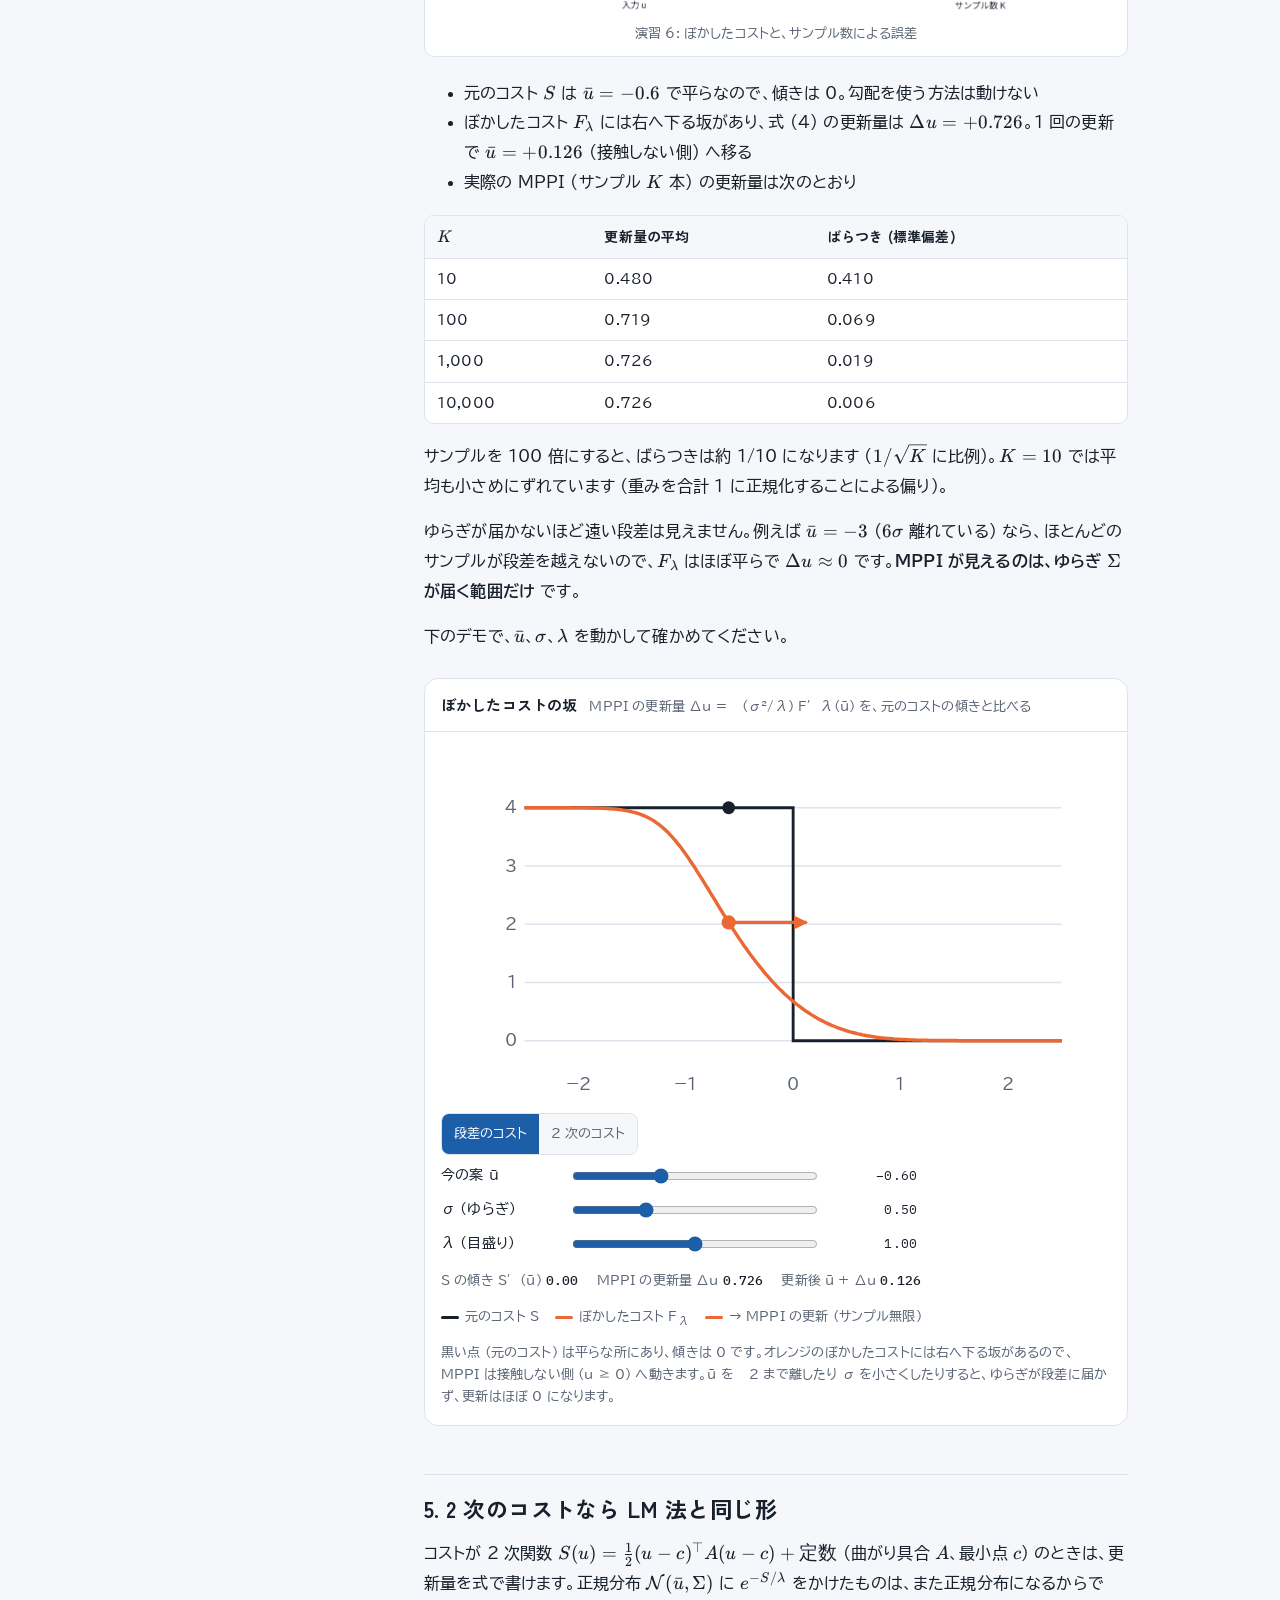
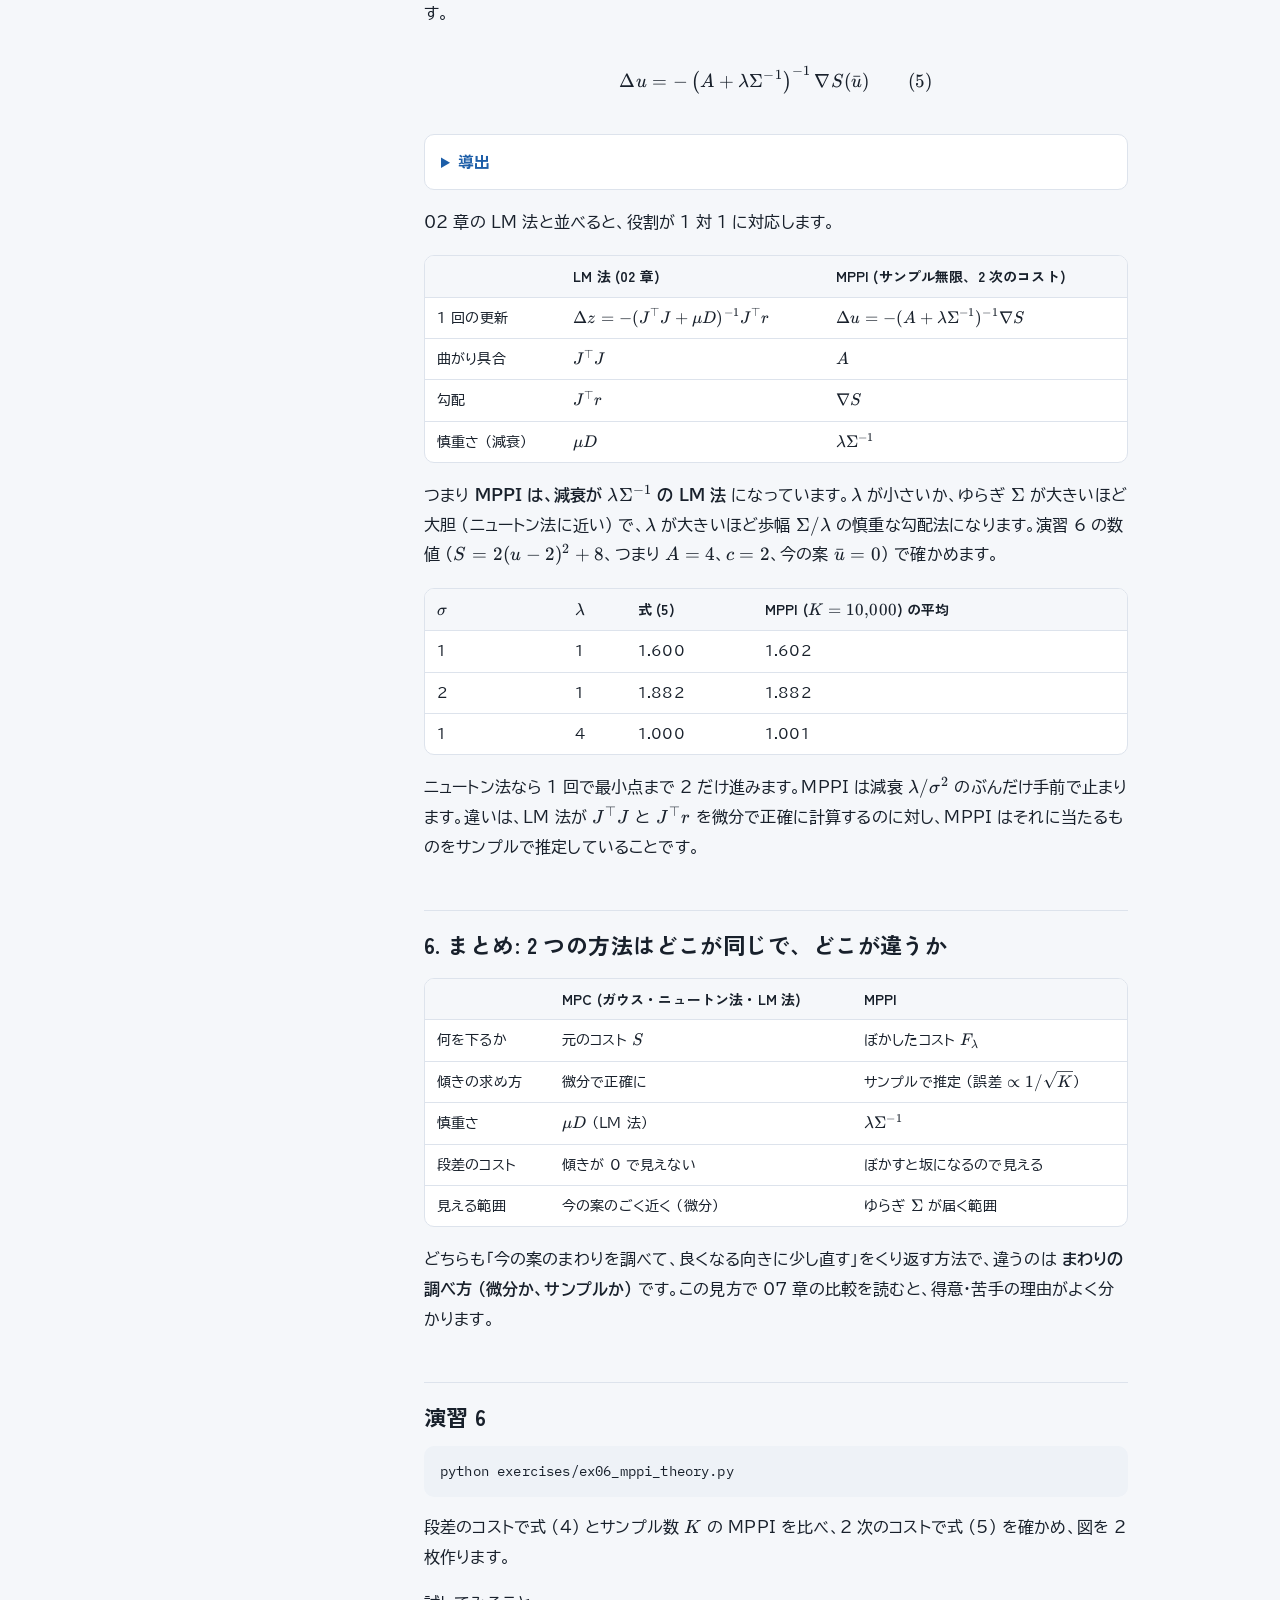
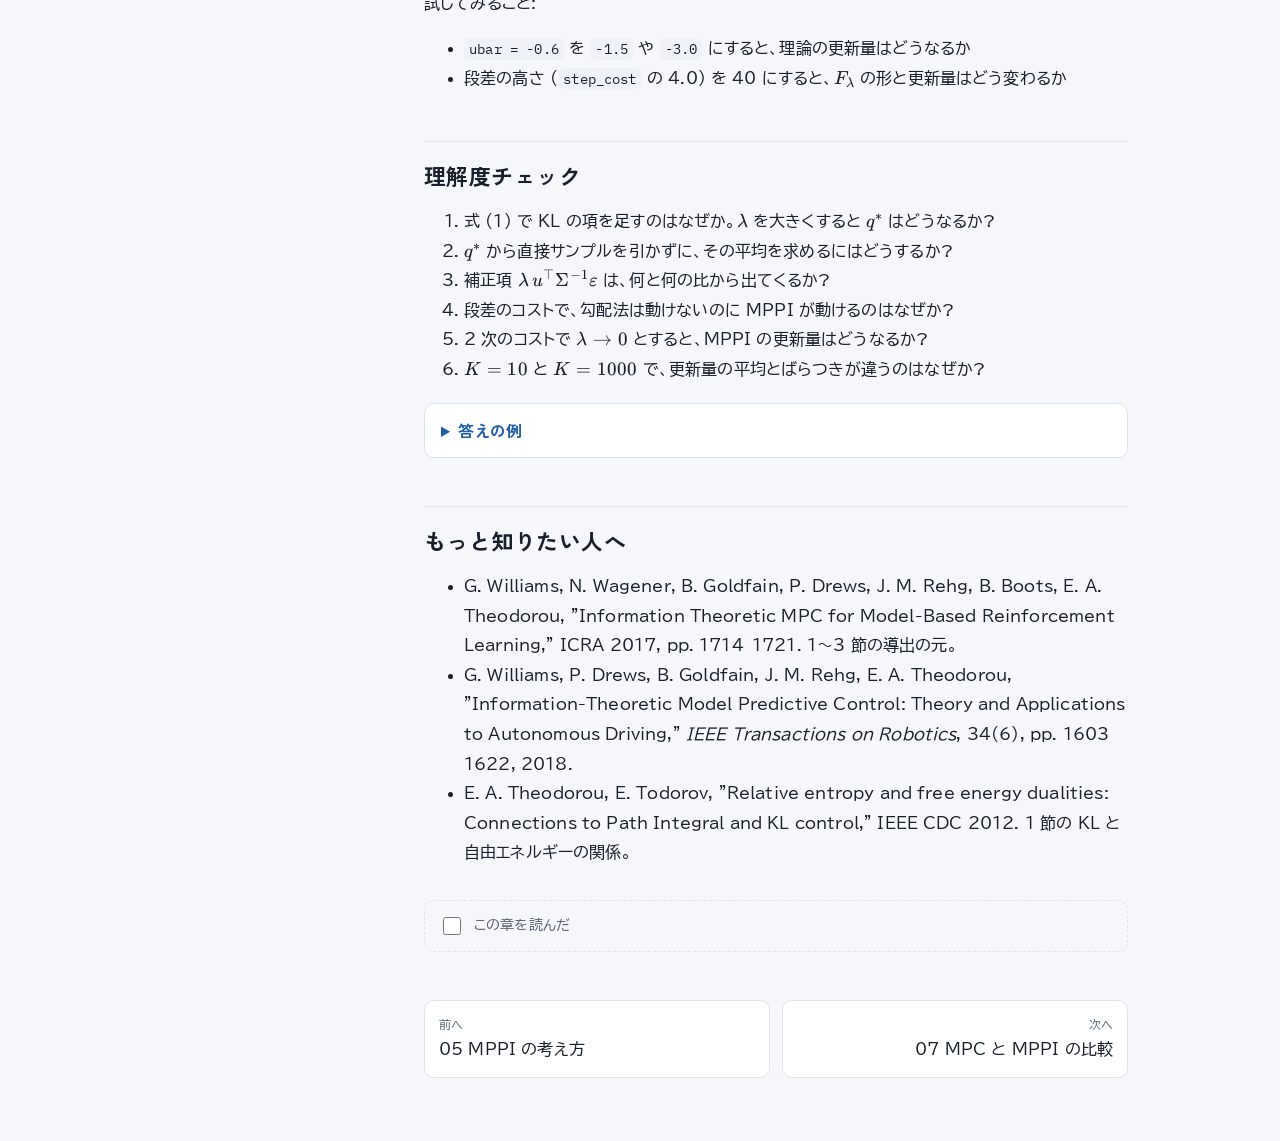
<file: html/06_mppi_theory.html>
<!doctype html>
<html lang="ja">
<head>
<meta charset="utf-8">
<meta name="viewport" content="width=device-width, initial-scale=1, viewport-fit=cover">
<title>MPPI の理論 | MPC × MPPI 学習ノート</title>
<link rel="preconnect" href="https://fonts.googleapis.com">
<link rel="preconnect" href="https://fonts.gstatic.com" crossorigin>
<link rel="stylesheet" href="https://fonts.googleapis.com/css2?family=BIZ+UDPGothic:wght@400;700&family=IBM+Plex+Mono:wght@400;500&family=Zen+Kaku+Gothic+New:wght@500;700&display=swap">
<link rel="stylesheet" href="assets/style.css">
<link rel="stylesheet" href="assets/katex/katex.css">
<script defer src="assets/katex/katex.min.js"></script>
<script defer src="assets/katex/auto-render.min.js"></script>
</head>
<body>
<header class="topbar">
  <a class="brand" href="index.html"><svg class="brand-mark" viewBox="0 0 24 24" aria-hidden="true"><path d="M5 12 Q 12 12 20 4" fill="none" stroke="var(--mppi)" stroke-width="1.6" stroke-linecap="round" opacity=".5"/><path d="M5 12 Q 12 12 20 20" fill="none" stroke="var(--mppi)" stroke-width="1.6" stroke-linecap="round" opacity=".5"/><path d="M5 12 H 20" fill="none" stroke="var(--mpc)" stroke-width="2.4" stroke-linecap="round"/><circle cx="5" cy="12" r="3" fill="var(--ink)"/></svg><span>MPC × MPPI 学習ノート</span></a>
  <button class="menu-btn" type="button" aria-expanded="false" aria-label="目次を開く">目次</button>
</header>
<div class="layout">
<nav class="rail" aria-label="章の一覧"><h2>目次</h2><ul class="toc"><li><a href="index.html"><span class="num">◆</span><span>はじめに</span><span></span></a></li><li><a href="00_roadmap.html"><span class="num">00</span><span>学習ロードマップ</span><span class="done" data-done-slug="00_roadmap" title="読了"></span></a></li><li><a href="01_optimal_control.html"><span class="num">01</span><span>最適制御問題と receding horizon</span><span class="done" data-done-slug="01_optimal_control" title="読了"></span></a></li><li><a href="02_least_squares_gauss_newton.html"><span class="num">02</span><span>最小二乗とガウス・ニュートン法</span><span class="done" data-done-slug="02_least_squares_gauss_newton" title="読了"></span></a></li><li><a href="03_linear_mpc.html"><span class="num">03</span><span>線形 MPC</span><span class="done" data-done-slug="03_linear_mpc" title="読了"></span></a></li><li><a href="04_nonlinear_mpc.html"><span class="num">04</span><span>非線形 MPC</span><span class="done" data-done-slug="04_nonlinear_mpc" title="読了"></span></a></li><li><a href="05_mppi_basics.html"><span class="num">05</span><span>MPPI の考え方</span><span class="done" data-done-slug="05_mppi_basics" title="読了"></span></a></li><li><a href="06_mppi_theory.html" aria-current="page"><span class="num">06</span><span>MPPI の理論</span><span class="done" data-done-slug="06_mppi_theory" title="読了"></span></a></li><li><a href="07_comparison.html"><span class="num">07</span><span>MPC と MPPI の比較</span><span class="done" data-done-slug="07_comparison" title="読了"></span></a></li><li><a href="08_nav2_mppi.html"><span class="num">08</span><span>Nav2 の MPPI</span><span class="done" data-done-slug="08_nav2_mppi" title="読了"></span></a></li><li><a href="09_glossary.html"><span class="num">09</span><span>用語集</span><span class="done" data-done-slug="09_glossary" title="読了"></span></a></li></ul><h2>リンク</h2><p class="rail-note"><a href="https://github.com/mamoru1126/study_mpc_mppi" target="_blank" rel="noopener">このリポジトリ</a><br><a href="https://docs.nav2.org/configuration/packages/configuring-mppic.html" target="_blank" rel="noopener">Nav2 の MPPI の設定ガイド</a><br><a href="https://homes.cs.washington.edu/~bboots/files/InformationTheoreticMPC.pdf" target="_blank" rel="noopener">MPPI の論文 (Williams et al. 2017)</a></p><p class="rail-note">各章の最後で「この章を読んだ」にチェックすると、ここに印が付きます (このブラウザにだけ保存)。</p></nav>
<main>
<article class="article">
<div class="chapter-meta"><span class="chip time">第 06 章</span><span class="chip mppi">MPPI</span><span class="chip math">数学</span><span class="chip time">目安 2 時間</span></div>
<h1 id="06-mppi-の理論-なぜ重みつき平均なのか">06. MPPI の理論 (なぜ重みつき平均なのか)</h1>
<h2 id="この章のゴール">この章のゴール</h2>
<ul>
<li>理想の分布 <span class="arithmatex">\(q^* \propto p\, e^{-S/\lambda}\)</span> が「コストを下げつつ、今のばらつきから離れすぎない」問題の答えであることが分かる</li>
<li>重点サンプリングで <span class="arithmatex">\(q^*\)</span> の平均を推定したものが、MPPI の更新式であることが分かる</li>
<li>サンプルを増やすと、MPPI の更新は「ぼかしたコスト <span class="arithmatex">\(F_\lambda\)</span> の坂を下る」勾配法になることが分かる</li>
<li>2 次のコストなら、LM 法と同じ形 <span class="arithmatex">\(\Delta u = -(A + \lambda\Sigma^{-1})^{-1} \nabla S\)</span> になることを確かめる</li>
</ul>
<blockquote>
<p><strong>つながり</strong>
<a href="05_mppi_basics.html">05 章</a> の式の由来です。最後に <a href="02_least_squares_gauss_newton.html">02 章</a> の LM 法と結びつけ、<a href="07_comparison.html">07 章</a> の比較の土台にします。式変形が多い章なので、まず各節の太字の結論と図を追い、導出は 2 回目に読むのがおすすめです。</p>
</blockquote>
<hr />
<h2 id="0-この章で使う記号">0. この章で使う記号</h2>
<table>
<thead>
<tr>
<th>記号</th>
<th>意味</th>
</tr>
</thead>
<tbody>
<tr>
<td><span class="arithmatex">\(V\)</span></td>
<td>サンプルした入力の列 (確率的に決まる)</td>
</tr>
<tr>
<td><span class="arithmatex">\(p(V)\)</span></td>
<td>今のばらつき。平均が今の案 <span class="arithmatex">\(U\)</span>、共分散 <span class="arithmatex">\(\Sigma\)</span> の正規分布 <span class="arithmatex">\(\mathcal N(U, \Sigma)\)</span></td>
</tr>
<tr>
<td><span class="arithmatex">\(q(V)\)</span></td>
<td>入力の列のばらつき (これを選ぶ)</td>
</tr>
<tr>
<td><span class="arithmatex">\(\mathbb E_q[\cdot]\)</span></td>
<td><span class="arithmatex">\(V \sim q\)</span> のときの平均 (期待値)</td>
</tr>
<tr>
<td><span class="arithmatex">\(\mathrm{KL}(q \,\Vert\, p)\)</span></td>
<td>2 つの分布の違いの大きさ (KL ダイバージェンス)。0 以上で、<span class="arithmatex">\(q = p\)</span> のときだけ 0</td>
</tr>
<tr>
<td><span class="arithmatex">\(F_\lambda\)</span></td>
<td>コストをぼかしたもの (4 節)</td>
</tr>
<tr>
<td><span class="arithmatex">\(A\)</span>, <span class="arithmatex">\(c\)</span></td>
<td>2 次のコスト <span class="arithmatex">\(S(u) = \frac12 (u - c)^\top A (u - c)\)</span> の曲がり具合と最小点 (5 節)</td>
</tr>
</tbody>
</table>
<h2 id="1-1-本の入力の列から入力の列のばらつきへ">1. 1 本の入力の列から、入力の列の「ばらつき」へ</h2>
<p>MPC は 1 本の入力の列 <span class="arithmatex">\(U\)</span> を選びました。MPPI は、<strong>入力の列のばらつき (確率分布) <span class="arithmatex">\(q\)</span></strong> を選ぶ問題に置きかえます。目標は次の 2 つのつり合いです。</p>
<ul>
<li>平均のコスト <span class="arithmatex">\(\mathbb E_q[S(V)]\)</span> を下げたい</li>
<li>今のばらつき <span class="arithmatex">\(p\)</span> から離れすぎたくない (離れすぎると、手元のサンプルで評価できない)</li>
</ul>
<div class="arithmatex">\[
\min_{q}\ \ \mathbb E_q[S(V)] + \lambda\, \mathrm{KL}(q \,\Vert\, p)
\qquad (1)
\]</div>
<p><span class="arithmatex">\(\lambda\)</span> はつり合いの重みです。<strong>この問題の答えは、次の分布になります。</strong></p>
<div class="arithmatex">\[
q^*(V) = \frac{1}{\eta}\, p(V)\, e^{-S(V)/\lambda},
\qquad
\eta = \mathbb E_p\bigl[e^{-S(V)/\lambda}\bigr]
\qquad (2)
\]</div>
<p>今のばらつき <span class="arithmatex">\(p\)</span> を、コストが低い入力の列ほど <span class="arithmatex">\(e^{-S/\lambda}\)</span> 倍だけ出やすくなるように作り直したもの、という意味です。<span class="arithmatex">\(\eta\)</span> は合計を 1 にするための定数です。</p>
<details>
<summary>導出 (2 行で済みます)</summary>
<p>どんな <span class="arithmatex">\(q\)</span> についても、KL の定義 <span class="arithmatex">\(\mathrm{KL}(q \Vert p) = \mathbb E_q[\log q - \log p]\)</span> を使うと</p>
<div class="arithmatex">\[
\begin{aligned}
\mathbb E_q[S] + \lambda\, \mathrm{KL}(q \Vert p)
&= \lambda\, \mathbb E_q\!\left[\log q - \log\bigl(p\, e^{-S/\lambda}\bigr)\right] \\
&= \lambda\, \mathbb E_q\!\left[\log q - \log(\eta\, q^*)\right] \\
&= \lambda\, \mathrm{KL}(q \Vert q^*) - \lambda \log \eta
\end{aligned}
\]</div>
<p>KL は 0 以上で、<span class="arithmatex">\(q = q^*\)</span> のときだけ 0 なので、最小値 <span class="arithmatex">\(-\lambda \log \eta\)</span> を取るのは <span class="arithmatex">\(q = q^*\)</span> のときです。</p>
</details>
<p><span class="arithmatex">\(\lambda\)</span> が大きいほど <span class="arithmatex">\(p\)</span> から離れにくく (<span class="arithmatex">\(q^* \approx p\)</span>)、小さいほどコストの低い所に集中します。05 章で見た <span class="arithmatex">\(\lambda\)</span> のふるまいと同じです。</p>
<h2 id="2-新しい案--理想の分布の平均">2. 新しい案 = 理想の分布の平均</h2>
<p>実際に扱えるのは「平均 <span class="arithmatex">\(U'\)</span>、共分散 <span class="arithmatex">\(\Sigma\)</span> の正規分布」だけです (サンプルを引くのも、実行するのも、平均の入力の列)。そこで、<span class="arithmatex">\(q^*\)</span> にいちばん近い正規分布を選びます。<strong>それは平均を <span class="arithmatex">\(q^*\)</span> の平均に合わせたもの</strong> です。</p>
<div class="arithmatex">\[
U' = \mathbb E_{q^*}[V]
\qquad (3)
\]</div>
<details>
<summary>導出</summary>
<p><span class="arithmatex">\(q^*\)</span> と <span class="arithmatex">\(\mathcal N(U', \Sigma)\)</span> の違い <span class="arithmatex">\(\mathrm{KL}(q^* \Vert \mathcal N(U', \Sigma))\)</span> のうち、<span class="arithmatex">\(U'\)</span> に関係する部分は <span class="arithmatex">\(\frac12 \mathbb E_{q^*}[(V - U')^\top \Sigma^{-1} (V - U')]\)</span> だけです。これを <span class="arithmatex">\(U'\)</span> で微分して 0 とおくと <span class="arithmatex">\(\Sigma^{-1}\, \mathbb E_{q^*}[V - U'] = 0\)</span>、つまり <span class="arithmatex">\(U' = \mathbb E_{q^*}[V]\)</span> です。</p>
</details>
<p>2 次のコスト <span class="arithmatex">\(S(u) = 2(u - 2)^2 + 8\)</span>、今の案 <span class="arithmatex">\(u = 0\)</span>、<span class="arithmatex">\(\sigma = 1\)</span>、<span class="arithmatex">\(\lambda = 1\)</span> の例で描くと次のようになります (演習 6)。</p>
<p><img alt="演習 6: 理想の分布 q* と、その平均" src="figures/ex06_distributions.png" /></p>
<p>灰色の <span class="arithmatex">\(p\)</span> と点線の <span class="arithmatex">\(e^{-S/\lambda}\)</span> の積が、オレンジの <span class="arithmatex">\(q^*\)</span> です。<span class="arithmatex">\(q^*\)</span> の平均 1.6 が新しい案になります。コストの最小点 <span class="arithmatex">\(u = 2\)</span> までは一気に行かず、今の案から 1.6 だけ進みます。この「一気に行かない」性質は 5 節で LM 法の慎重さとして説明します。</p>
<h2 id="3-重点サンプリング-q-から引けないのでp-から引いて重みで直す">3. 重点サンプリング: <span class="arithmatex">\(q^*\)</span> から引けないので、<span class="arithmatex">\(p\)</span> から引いて重みで直す</h2>
<p><span class="arithmatex">\(q^*\)</span> の平均を求めたいのですが、<span class="arithmatex">\(q^*\)</span> から直接サンプルを引くことはできません (<span class="arithmatex">\(\eta\)</span> も分からない)。そこで、引きやすい <span class="arithmatex">\(p\)</span> からサンプルを引き、<span class="arithmatex">\(q^*\)</span> と <span class="arithmatex">\(p\)</span> の比で重みをつけて平均します。これを <strong>重点サンプリング</strong> と呼びます。</p>
<div class="arithmatex">\[
\begin{aligned}
\mathbb E_{q^*}[V]
&= \frac{\mathbb E_p\bigl[V\, e^{-S(V)/\lambda}\bigr]}{\mathbb E_p\bigl[e^{-S(V)/\lambda}\bigr]}
\approx \sum_{k=1}^{K} w_k V^k \\
w_k &= \frac{e^{-S_k/\lambda}}{\sum_{j} e^{-S_j/\lambda}}, \qquad V^k \sim p
\end{aligned}
\]</div>
<p><span class="arithmatex">\(V^k = U + E^k\)</span> (<span class="arithmatex">\(E^k\)</span> はゆらぎの列) で、重みの合計は 1 なので、</p>
<div class="arithmatex">\[
U' \approx \sum_k w_k (U + E^k) = U + \sum_k w_k E^k
\]</div>
<p><strong>これが 05 章の更新式 (1) そのものです。</strong> 重みが <span class="arithmatex">\(e^{-S_k/\lambda}\)</span> なのは、<span class="arithmatex">\(q^*\)</span> が <span class="arithmatex">\(p\)</span> に <span class="arithmatex">\(e^{-S/\lambda}\)</span> をかけた形だからです。上の図の下に並んだ点は、<span class="arithmatex">\(p\)</span> から引いた 40 本のサンプルで、点の大きさが重みです。重みつき平均は 1.49 で、本当の平均 1.6 に近い値になっています。</p>
<h3 id="31-補正項-lambda-utop-sigma-1-varepsilon-の由来">3.1 補正項 <span class="arithmatex">\(\lambda\, u^\top \Sigma^{-1} \varepsilon\)</span> の由来</h3>
<p>元の論文では、1 節の <span class="arithmatex">\(p\)</span> を「今のばらつき <span class="arithmatex">\(\mathcal N(U, \Sigma)\)</span>」ではなく、「入力を何もしないときのばらつき <span class="arithmatex">\(\mathcal N(0, \Sigma)\)</span>」にしています。すると、サンプルを引く分布 (<span class="arithmatex">\(U\)</span> のまわり) と <span class="arithmatex">\(p\)</span> (0 のまわり) がずれるので、重みにその比 <span class="arithmatex">\(\mathcal N(V; 0, \Sigma) / \mathcal N(V; U, \Sigma)\)</span> がかかり、コストに次の項が足されます。</p>
<div class="arithmatex">\[
\tilde S_k = S_k + \lambda \sum_{t=0}^{N-1} u_t^\top \Sigma^{-1} \varepsilon_t^k
\]</div>
<details>
<summary>導出</summary>
<p>1 ステップぶんで、<span class="arithmatex">\(V = U + \varepsilon\)</span> とすると</p>
<div class="arithmatex">\[
\begin{aligned}
\frac{\mathcal N(V; 0, \Sigma)}{\mathcal N(V; U, \Sigma)}
&= \exp\!\left(-\tfrac12 V^\top \Sigma^{-1} V + \tfrac12 \varepsilon^\top \Sigma^{-1} \varepsilon\right) \\
&= \exp\!\left(-U^\top \Sigma^{-1} \varepsilon - \tfrac12 U^\top \Sigma^{-1} U\right)
\end{aligned}
\]</div>
<p>最後の項はサンプルによらない定数なので、正規化で消えます。残った <span class="arithmatex">\(e^{-U^\top \Sigma^{-1} \varepsilon}\)</span> を <span class="arithmatex">\(e^{-S/\lambda}\)</span> とまとめると、<span class="arithmatex">\(e^{-(S + \lambda U^\top \Sigma^{-1} \varepsilon)/\lambda}\)</span> になります。</p>
</details>
<p>この項は、入力を大きくする向きのゆらぎ (<span class="arithmatex">\(u_t\)</span> と同じ向きの <span class="arithmatex">\(\varepsilon_t\)</span>) を少し罰し、入力を小さく保つ (省エネ) 方向に働きます。Nav2 ではこの係数を <span class="arithmatex">\(\lambda\)</span> ではなく <code>gamma</code> という別のパラメータにしていて、ドキュメントでは「なめらかさ (大きい値) と省エネ (小さい値) のつり合い」と説明されています (<a href="08_nav2_mppi.html">08 章</a>)。</p>
<h2 id="4-サンプルを増やすと-ぼかしたコストの坂を下る">4. サンプルを増やすと: ぼかしたコストの坂を下る</h2>
<p>サンプルを無限に増やしたとき、MPPI の 1 回の更新量 <span class="arithmatex">\(\Delta u\)</span> は何を計算しているのでしょうか。<strong>答えは、次の「ぼかしたコスト」の坂を下る勾配法です。</strong></p>
<div class="arithmatex">\[
\begin{gathered}
\Delta u = -\frac{\Sigma}{\lambda}\, \nabla F_\lambda(\bar u) \qquad (4) \\
F_\lambda(\bar u) = -\lambda \log \mathbb E_{\varepsilon \sim \mathcal N(0, \Sigma)}\!\left[ e^{-S(\bar u + \varepsilon)/\lambda} \right]
\end{gathered}
\]</div>
<details>
<summary>導出 (正規分布の微分の性質を使います)</summary>
<p>サンプル無限の更新量は <span class="arithmatex">\(\Delta u = \mathbb E[\varepsilon\, e^{-S(\bar u + \varepsilon)/\lambda}] \,/\, \mathbb E[e^{-S(\bar u + \varepsilon)/\lambda}]\)</span> です。一方、<span class="arithmatex">\(G(\bar u) = \mathbb E[e^{-S(\bar u + \varepsilon)/\lambda}] = \int \mathcal N(v; \bar u, \Sigma)\, e^{-S(v)/\lambda}\, dv\)</span> を <span class="arithmatex">\(\bar u\)</span> で微分すると、正規分布の密度の微分 <span class="arithmatex">\(\nabla_{\bar u} \mathcal N(v; \bar u, \Sigma) = \mathcal N(v; \bar u, \Sigma)\, \Sigma^{-1} (v - \bar u)\)</span> より</p>
<div class="arithmatex">\[
\nabla G = \Sigma^{-1}\, \mathbb E\bigl[\varepsilon\, e^{-S(\bar u + \varepsilon)/\lambda}\bigr]
\]</div>
<p>です。<span class="arithmatex">\(F_\lambda = -\lambda \log G\)</span> なので、<span class="arithmatex">\(\nabla F_\lambda = -\lambda \nabla G / G = -\lambda\, \Sigma^{-1} \Delta u\)</span> となり、式 (4) が得られます。コストの微分 <span class="arithmatex">\(\nabla S\)</span> を一度も使っていないことに注意してください。</p>
</details>
<h3 id="41-f_lambda-は何か">4.1 <span class="arithmatex">\(F_\lambda\)</span> は何か</h3>
<p><span class="arithmatex">\(F_\lambda(\bar u)\)</span> は、今の案 <span class="arithmatex">\(\bar u\)</span> のまわり (ゆらぎの幅 <span class="arithmatex">\(\Sigma\)</span> の範囲) のコストを、<strong>低いほうを重視して平均したもの</strong> です。1 節の最小値 <span class="arithmatex">\(-\lambda \log \eta\)</span> と同じもので、統計物理の言葉では自由エネルギーと呼ばれます。</p>
<ul>
<li><span class="arithmatex">\(\lambda \to \infty\)</span>: <span class="arithmatex">\(F_\lambda \to \mathbb E[S(\bar u + \varepsilon)]\)</span>。コストを正規分布でぼかしただけのもの</li>
<li><span class="arithmatex">\(\lambda \to 0\)</span>: <span class="arithmatex">\(F_\lambda\)</span> はまわりのコストのいちばん低い値に近づく</li>
</ul>
<p>つまり MPPI は、<strong>元のコスト <span class="arithmatex">\(S\)</span> ではなく、それをぼかした <span class="arithmatex">\(F_\lambda\)</span> の坂を、歩幅 <span class="arithmatex">\(\Sigma / \lambda\)</span> で下っています</strong>。</p>
<h3 id="42-段差のコストでも坂ができる">4.2 段差のコストでも坂ができる</h3>
<p>「接触する側 (<span class="arithmatex">\(u &lt; 0\)</span>) は 4、しない側は 0」という段差のコストで確かめます。<span class="arithmatex">\(\sigma = 0.5\)</span>、<span class="arithmatex">\(\lambda = 1\)</span>、今の案 <span class="arithmatex">\(\bar u = -0.6\)</span> (接触する側) です (演習 6)。</p>
<p><img alt="演習 6: ぼかしたコストと、サンプル数による誤差" src="figures/ex06_mppi_theory.png" /></p>
<ul>
<li>元のコスト <span class="arithmatex">\(S\)</span> は <span class="arithmatex">\(\bar u = -0.6\)</span> で平らなので、傾きは 0。勾配を使う方法は動けない</li>
<li>ぼかしたコスト <span class="arithmatex">\(F_\lambda\)</span> には右へ下る坂があり、式 (4) の更新量は <span class="arithmatex">\(\Delta u = +0.726\)</span>。1 回の更新で <span class="arithmatex">\(\bar u = +0.126\)</span> (接触しない側) へ移る</li>
<li>実際の MPPI (サンプル <span class="arithmatex">\(K\)</span> 本) の更新量は次のとおり</li>
</ul>
<table>
<thead>
<tr>
<th><span class="arithmatex">\(K\)</span></th>
<th>更新量の平均</th>
<th>ばらつき (標準偏差)</th>
</tr>
</thead>
<tbody>
<tr>
<td>10</td>
<td>0.480</td>
<td>0.410</td>
</tr>
<tr>
<td>100</td>
<td>0.719</td>
<td>0.069</td>
</tr>
<tr>
<td>1,000</td>
<td>0.726</td>
<td>0.019</td>
</tr>
<tr>
<td>10,000</td>
<td>0.726</td>
<td>0.006</td>
</tr>
</tbody>
</table>
<p>サンプルを 100 倍にすると、ばらつきは約 1/10 になります (<span class="arithmatex">\(1/\sqrt{K}\)</span> に比例)。<span class="arithmatex">\(K = 10\)</span> では平均も小さめにずれています (重みを合計 1 に正規化することによる偏り)。</p>
<p>ゆらぎが届かないほど遠い段差は見えません。例えば <span class="arithmatex">\(\bar u = -3\)</span> (<span class="arithmatex">\(6\sigma\)</span> 離れている) なら、ほとんどのサンプルが段差を越えないので、<span class="arithmatex">\(F_\lambda\)</span> はほぼ平らで <span class="arithmatex">\(\Delta u \approx 0\)</span> です。<strong>MPPI が見えるのは、ゆらぎ <span class="arithmatex">\(\Sigma\)</span> が届く範囲だけ</strong> です。</p>
<p>下のデモで、<span class="arithmatex">\(\bar u\)</span>、<span class="arithmatex">\(\sigma\)</span>、<span class="arithmatex">\(\lambda\)</span> を動かして確かめてください。</p>
<div data-demo="smooth"></div>

<h2 id="5-2-次のコストなら-lm-法と同じ形">5. 2 次のコストなら LM 法と同じ形</h2>
<p>コストが 2 次関数 <span class="arithmatex">\(S(u) = \frac12 (u - c)^\top A (u - c) + \text{定数}\)</span> (曲がり具合 <span class="arithmatex">\(A\)</span>、最小点 <span class="arithmatex">\(c\)</span>) のときは、更新量を式で書けます。正規分布 <span class="arithmatex">\(\mathcal N(\bar u, \Sigma)\)</span> に <span class="arithmatex">\(e^{-S/\lambda}\)</span> をかけたものは、また正規分布になるからです。</p>
<div class="arithmatex">\[
\Delta u = -\left(A + \lambda \Sigma^{-1}\right)^{-1} \nabla S(\bar u)
\qquad (5)
\]</div>
<details>
<summary>導出</summary>
<p><span class="arithmatex">\(q^*(u) \propto \exp\bigl(-\frac12 (u - \bar u)^\top \Sigma^{-1} (u - \bar u) - \frac{1}{2\lambda} (u - c)^\top A (u - c)\bigr)\)</span> は、精度行列 (共分散の逆) が <span class="arithmatex">\(\Sigma^{-1} + A/\lambda\)</span> の正規分布で、平均は</p>
<div class="arithmatex">\[
m = \left(\Sigma^{-1} + A/\lambda\right)^{-1} \left(\Sigma^{-1} \bar u + (A/\lambda)\, c\right)
\]</div>
<p>です。<span class="arithmatex">\(\Delta u = m - \bar u = (\Sigma^{-1} + A/\lambda)^{-1} (A/\lambda)(c - \bar u) = (A + \lambda\Sigma^{-1})^{-1} A (c - \bar u)\)</span> で、<span class="arithmatex">\(\nabla S(\bar u) = A(\bar u - c)\)</span> なので式 (5) になります。</p>
</details>
<p>02 章の LM 法と並べると、役割が 1 対 1 に対応します。</p>
<table>
<thead>
<tr>
<th></th>
<th>LM 法 (02 章)</th>
<th>MPPI (サンプル無限、2 次のコスト)</th>
</tr>
</thead>
<tbody>
<tr>
<td>1 回の更新</td>
<td><span class="arithmatex">\(\Delta z = -(J^\top J + \mu D)^{-1} J^\top r\)</span></td>
<td><span class="arithmatex">\(\Delta u = -(A + \lambda\Sigma^{-1})^{-1} \nabla S\)</span></td>
</tr>
<tr>
<td>曲がり具合</td>
<td><span class="arithmatex">\(J^\top J\)</span></td>
<td><span class="arithmatex">\(A\)</span></td>
</tr>
<tr>
<td>勾配</td>
<td><span class="arithmatex">\(J^\top r\)</span></td>
<td><span class="arithmatex">\(\nabla S\)</span></td>
</tr>
<tr>
<td>慎重さ (減衰)</td>
<td><span class="arithmatex">\(\mu D\)</span></td>
<td><span class="arithmatex">\(\lambda \Sigma^{-1}\)</span></td>
</tr>
</tbody>
</table>
<p>つまり <strong>MPPI は、減衰が <span class="arithmatex">\(\lambda \Sigma^{-1}\)</span> の LM 法</strong> になっています。<span class="arithmatex">\(\lambda\)</span> が小さいか、ゆらぎ <span class="arithmatex">\(\Sigma\)</span> が大きいほど大胆 (ニュートン法に近い) で、<span class="arithmatex">\(\lambda\)</span> が大きいほど歩幅 <span class="arithmatex">\(\Sigma/\lambda\)</span> の慎重な勾配法になります。演習 6 の数値 (<span class="arithmatex">\(S = 2(u - 2)^2 + 8\)</span>、つまり <span class="arithmatex">\(A = 4\)</span>、<span class="arithmatex">\(c = 2\)</span>、今の案 <span class="arithmatex">\(\bar u = 0\)</span>) で確かめます。</p>
<table>
<thead>
<tr>
<th><span class="arithmatex">\(\sigma\)</span></th>
<th><span class="arithmatex">\(\lambda\)</span></th>
<th>式 (5)</th>
<th>MPPI (<span class="arithmatex">\(K = 10{,}000\)</span>) の平均</th>
</tr>
</thead>
<tbody>
<tr>
<td>1</td>
<td>1</td>
<td>1.600</td>
<td>1.602</td>
</tr>
<tr>
<td>2</td>
<td>1</td>
<td>1.882</td>
<td>1.882</td>
</tr>
<tr>
<td>1</td>
<td>4</td>
<td>1.000</td>
<td>1.001</td>
</tr>
</tbody>
</table>
<p>ニュートン法なら 1 回で最小点まで 2 だけ進みます。MPPI は減衰 <span class="arithmatex">\(\lambda/\sigma^2\)</span> のぶんだけ手前で止まります。違いは、LM 法が <span class="arithmatex">\(J^\top J\)</span> と <span class="arithmatex">\(J^\top r\)</span> を微分で正確に計算するのに対し、MPPI はそれに当たるものをサンプルで推定していることです。</p>
<h2 id="6-まとめ-2-つの方法はどこが同じでどこが違うか">6. まとめ: 2 つの方法はどこが同じで、どこが違うか</h2>
<table>
<thead>
<tr>
<th></th>
<th>MPC (ガウス・ニュートン法・LM 法)</th>
<th>MPPI</th>
</tr>
</thead>
<tbody>
<tr>
<td>何を下るか</td>
<td>元のコスト <span class="arithmatex">\(S\)</span></td>
<td>ぼかしたコスト <span class="arithmatex">\(F_\lambda\)</span></td>
</tr>
<tr>
<td>傾きの求め方</td>
<td>微分で正確に</td>
<td>サンプルで推定 (誤差 <span class="arithmatex">\(\propto 1/\sqrt{K}\)</span>)</td>
</tr>
<tr>
<td>慎重さ</td>
<td><span class="arithmatex">\(\mu D\)</span> (LM 法)</td>
<td><span class="arithmatex">\(\lambda \Sigma^{-1}\)</span></td>
</tr>
<tr>
<td>段差のコスト</td>
<td>傾きが 0 で見えない</td>
<td>ぼかすと坂になるので見える</td>
</tr>
<tr>
<td>見える範囲</td>
<td>今の案のごく近く (微分)</td>
<td>ゆらぎ <span class="arithmatex">\(\Sigma\)</span> が届く範囲</td>
</tr>
</tbody>
</table>
<p>どちらも「今の案のまわりを調べて、良くなる向きに少し直す」をくり返す方法で、違うのは <strong>まわりの調べ方 (微分か、サンプルか)</strong> です。この見方で 07 章の比較を読むと、得意・苦手の理由がよく分かります。</p>
<h2 id="演習-6">演習 6</h2>
<div class="highlight"><pre><span></span><code>python<span class="w"> </span>exercises/ex06_mppi_theory.py
</code></pre></div>
<p>段差のコストで式 (4) とサンプル数 <span class="arithmatex">\(K\)</span> の MPPI を比べ、2 次のコストで式 (5) を確かめ、図を 2 枚作ります。</p>
<p>試してみること:</p>
<ul>
<li><code>ubar = -0.6</code> を <code>-1.5</code> や <code>-3.0</code> にすると、理論の更新量はどうなるか</li>
<li>段差の高さ (<code>step_cost</code> の 4.0) を 40 にすると、<span class="arithmatex">\(F_\lambda\)</span> の形と更新量はどう変わるか</li>
</ul>
<h2 id="理解度チェック">理解度チェック</h2>
<ol>
<li>式 (1) で KL の項を足すのはなぜか。<span class="arithmatex">\(\lambda\)</span> を大きくすると <span class="arithmatex">\(q^*\)</span> はどうなるか?</li>
<li><span class="arithmatex">\(q^*\)</span> から直接サンプルを引かずに、その平均を求めるにはどうするか?</li>
<li>補正項 <span class="arithmatex">\(\lambda\, u^\top \Sigma^{-1} \varepsilon\)</span> は、何と何の比から出てくるか?</li>
<li>段差のコストで、勾配法は動けないのに MPPI が動けるのはなぜか?</li>
<li>2 次のコストで <span class="arithmatex">\(\lambda \to 0\)</span> とすると、MPPI の更新量はどうなるか?</li>
<li><span class="arithmatex">\(K = 10\)</span> と <span class="arithmatex">\(K = 1000\)</span> で、更新量の平均とばらつきが違うのはなぜか?</li>
</ol>
<details>
<summary>答えの例</summary>
<ol>
<li>今のばらつき <span class="arithmatex">\(p\)</span> から離れすぎない (手元のサンプルで評価できる範囲にとどまる) ようにするため。<span class="arithmatex">\(\lambda\)</span> を大きくすると <span class="arithmatex">\(q^*\)</span> は <span class="arithmatex">\(p\)</span> に近づき、更新が小さくなる。</li>
<li>引きやすい <span class="arithmatex">\(p\)</span> からサンプルを引き、<span class="arithmatex">\(e^{-S_k/\lambda}\)</span> に比例する重みをつけて平均する (重点サンプリング)。</li>
<li>論文で <span class="arithmatex">\(p\)</span> にした「入力なしのばらつき <span class="arithmatex">\(\mathcal N(0, \Sigma)\)</span>」と、実際にサンプルを引く「今の案のまわりのばらつき <span class="arithmatex">\(\mathcal N(U, \Sigma)\)</span>」の比。</li>
<li>MPPI は元のコストではなく、ゆらぎの幅でぼかしたコスト <span class="arithmatex">\(F_\lambda\)</span> の坂を下るから。段差もぼかすとなめらかな坂になる。</li>
<li><span class="arithmatex">\(\Delta u = -A^{-1} \nabla S(\bar u) = c - \bar u\)</span> となり、ニュートン法と同じく 1 回で最小点へ行く。</li>
<li>重みつき平均はサンプルで推定しているので、ばらつきは <span class="arithmatex">\(1/\sqrt{K}\)</span> に比例して小さくなる。また、重みを合計 1 に正規化するため、<span class="arithmatex">\(K\)</span> が小さいと平均も本当の値からずれる (偏り)。</li>
</ol>
</details>
<h2 id="もっと知りたい人へ">もっと知りたい人へ</h2>
<ul>
<li>G. Williams, N. Wagener, B. Goldfain, P. Drews, J. M. Rehg, B. Boots, E. A. Theodorou, "Information Theoretic MPC for Model-Based Reinforcement Learning," ICRA 2017, pp. 1714–1721. 1〜3 節の導出の元。</li>
<li>G. Williams, P. Drews, B. Goldfain, J. M. Rehg, E. A. Theodorou, "Information-Theoretic Model Predictive Control: Theory and Applications to Autonomous Driving," <em>IEEE Transactions on Robotics</em>, 34(6), pp. 1603–1622, 2018.</li>
<li>E. A. Theodorou, E. Todorov, "Relative entropy and free energy dualities: Connections to Path Integral and KL control," IEEE CDC 2012. 1 節の KL と自由エネルギーの関係。</li>
</ul>
<label class="read-toggle"><input type="checkbox" id="read-toggle" data-slug="06_mppi_theory"> この章を読んだ</label>
<nav class="pager" aria-label="前後の章"><a class="prev" href="05_mppi_basics.html"><small>前へ</small>05 MPPI の考え方</a><a class="next" href="07_comparison.html"><small>次へ</small>07 MPC と MPPI の比較</a></nav>
</article>
</main>
</div>
<script src="assets/app.js"></script>
<script src="assets/ctrl.js"></script>
<script src="assets/demos.js"></script>
</body>
</html>
</file>
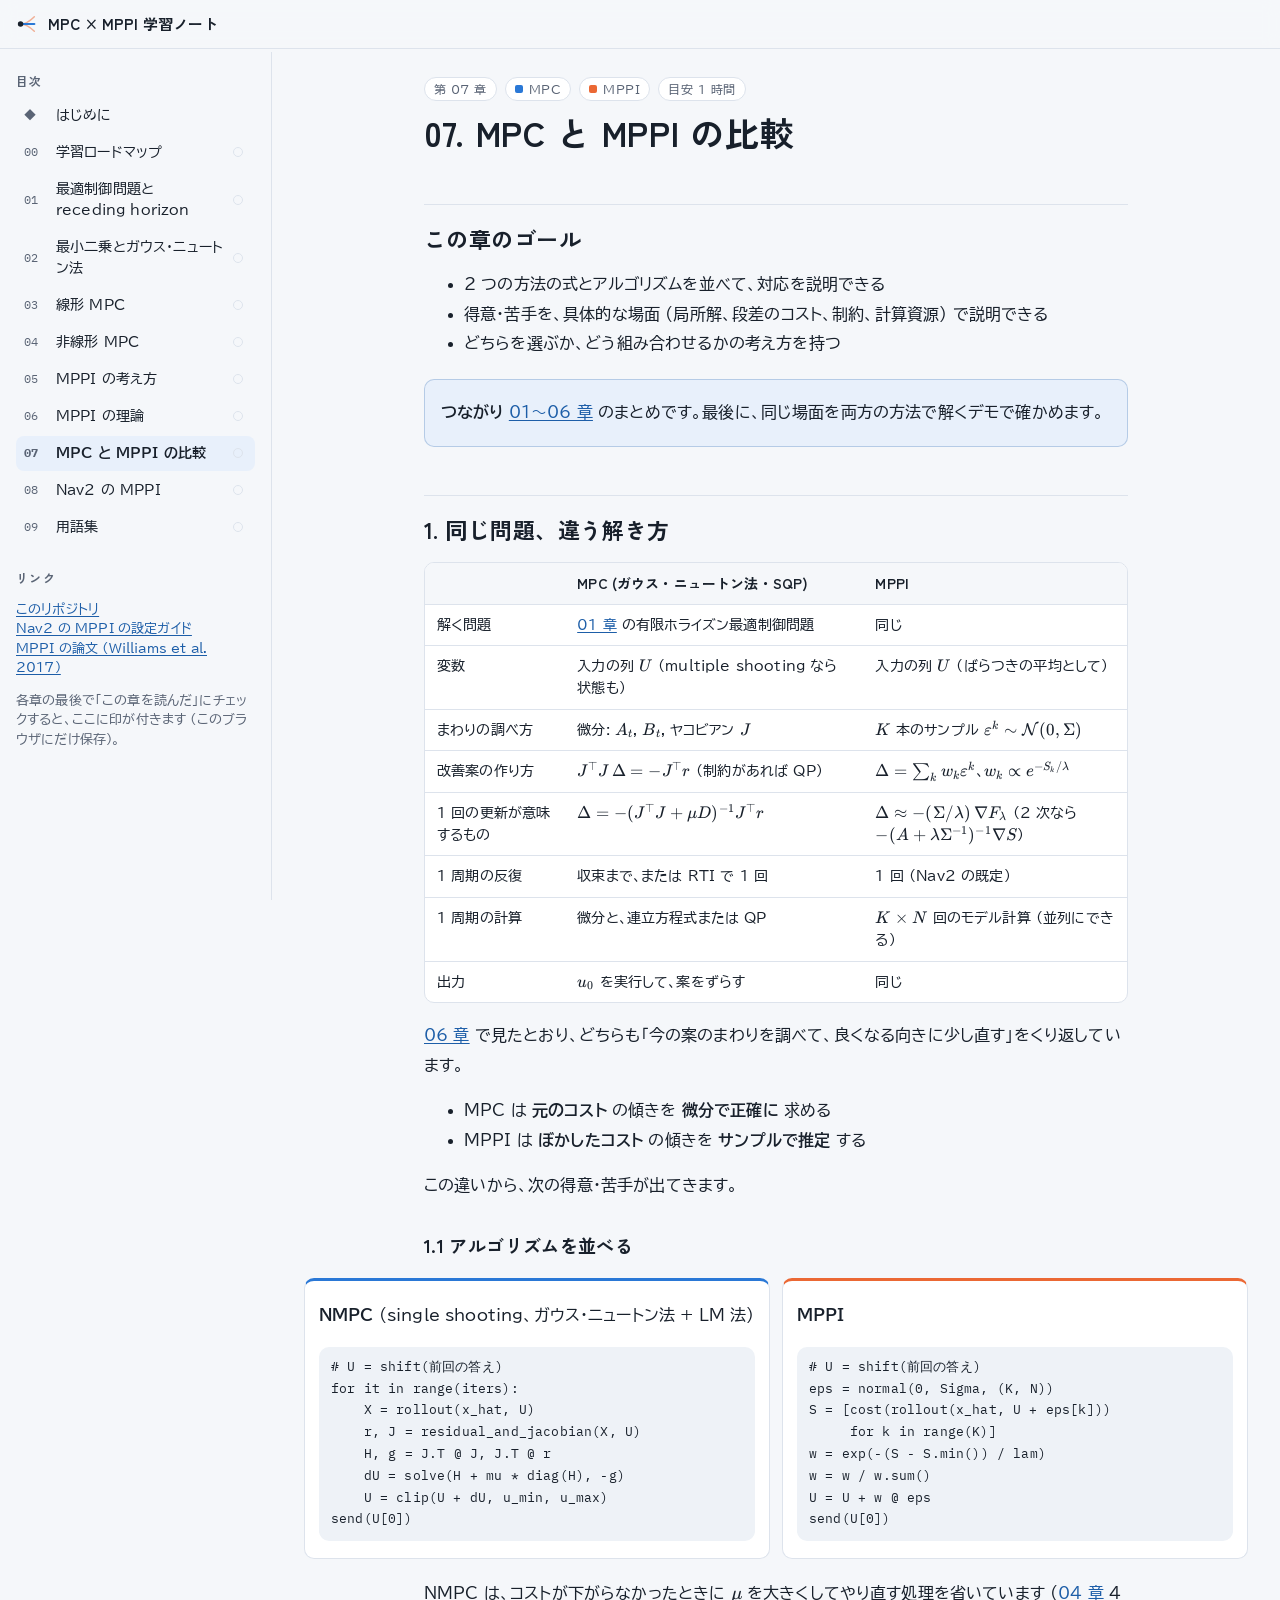
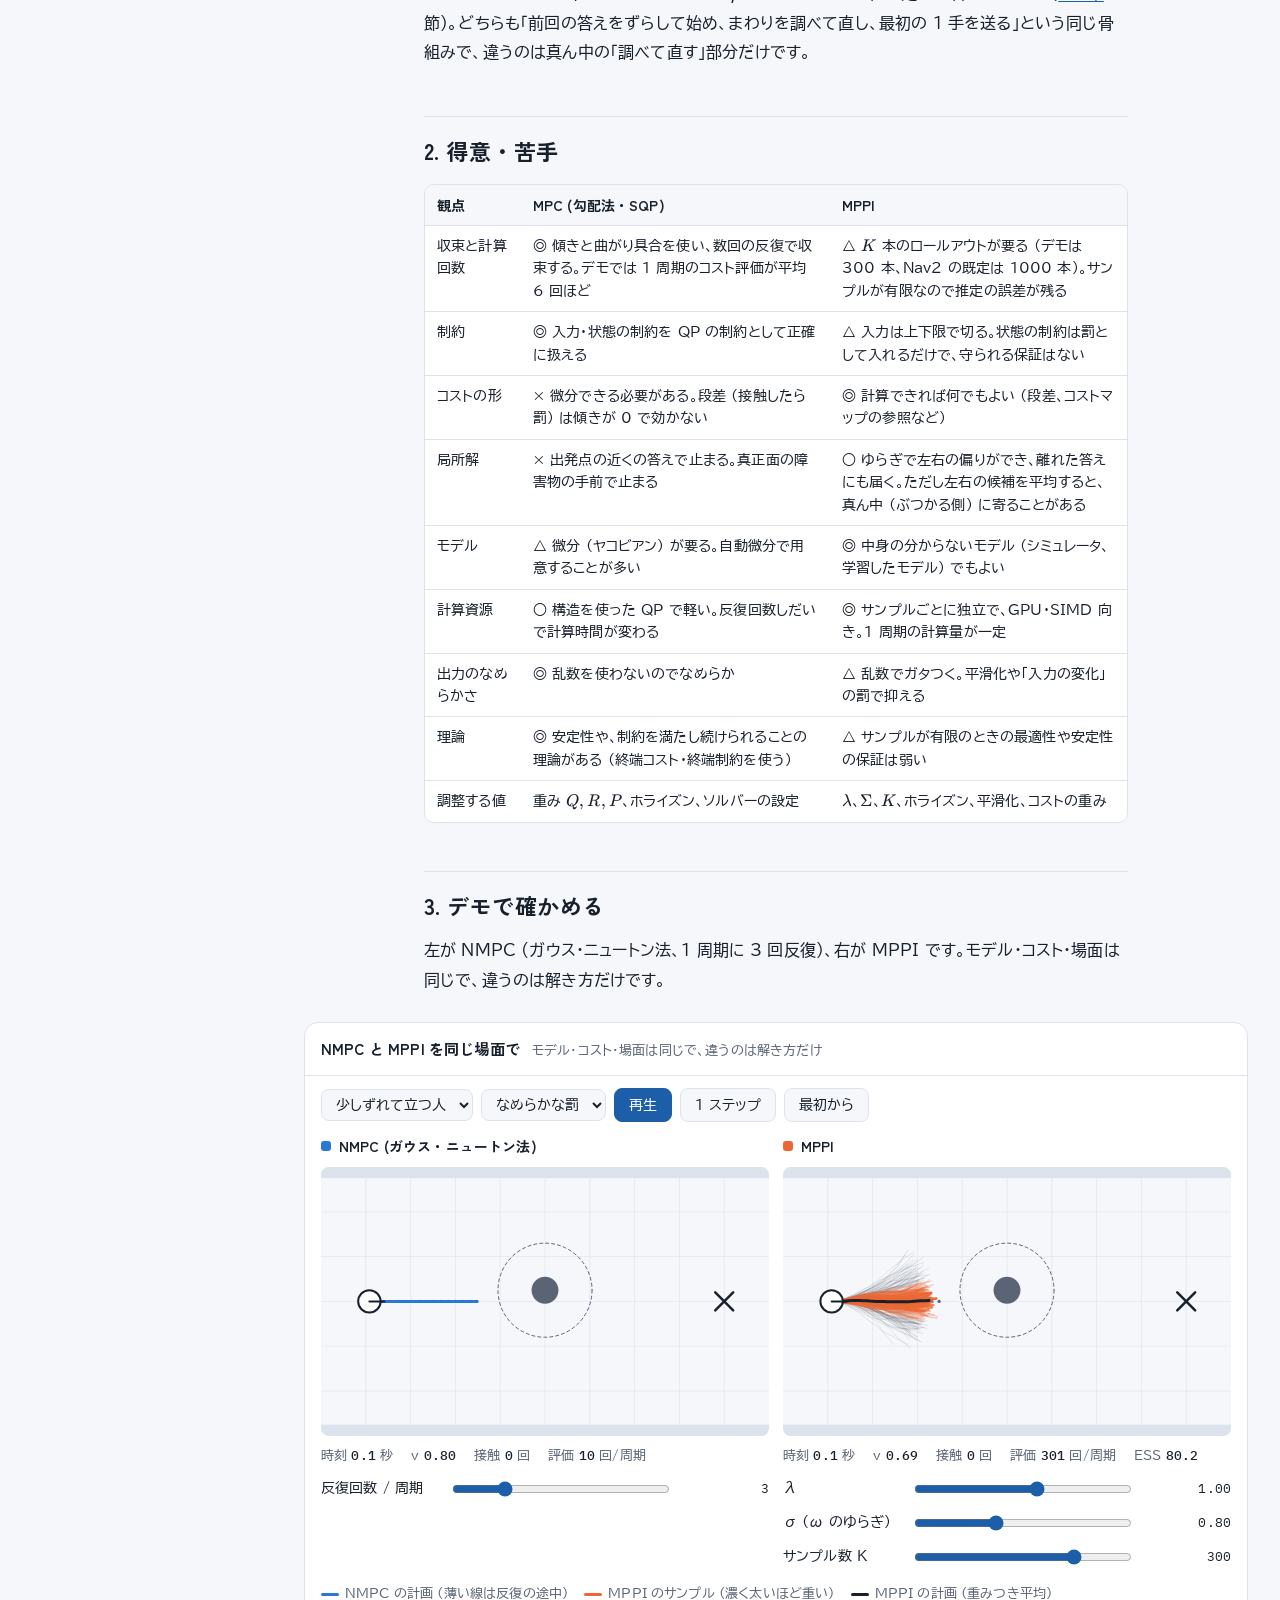
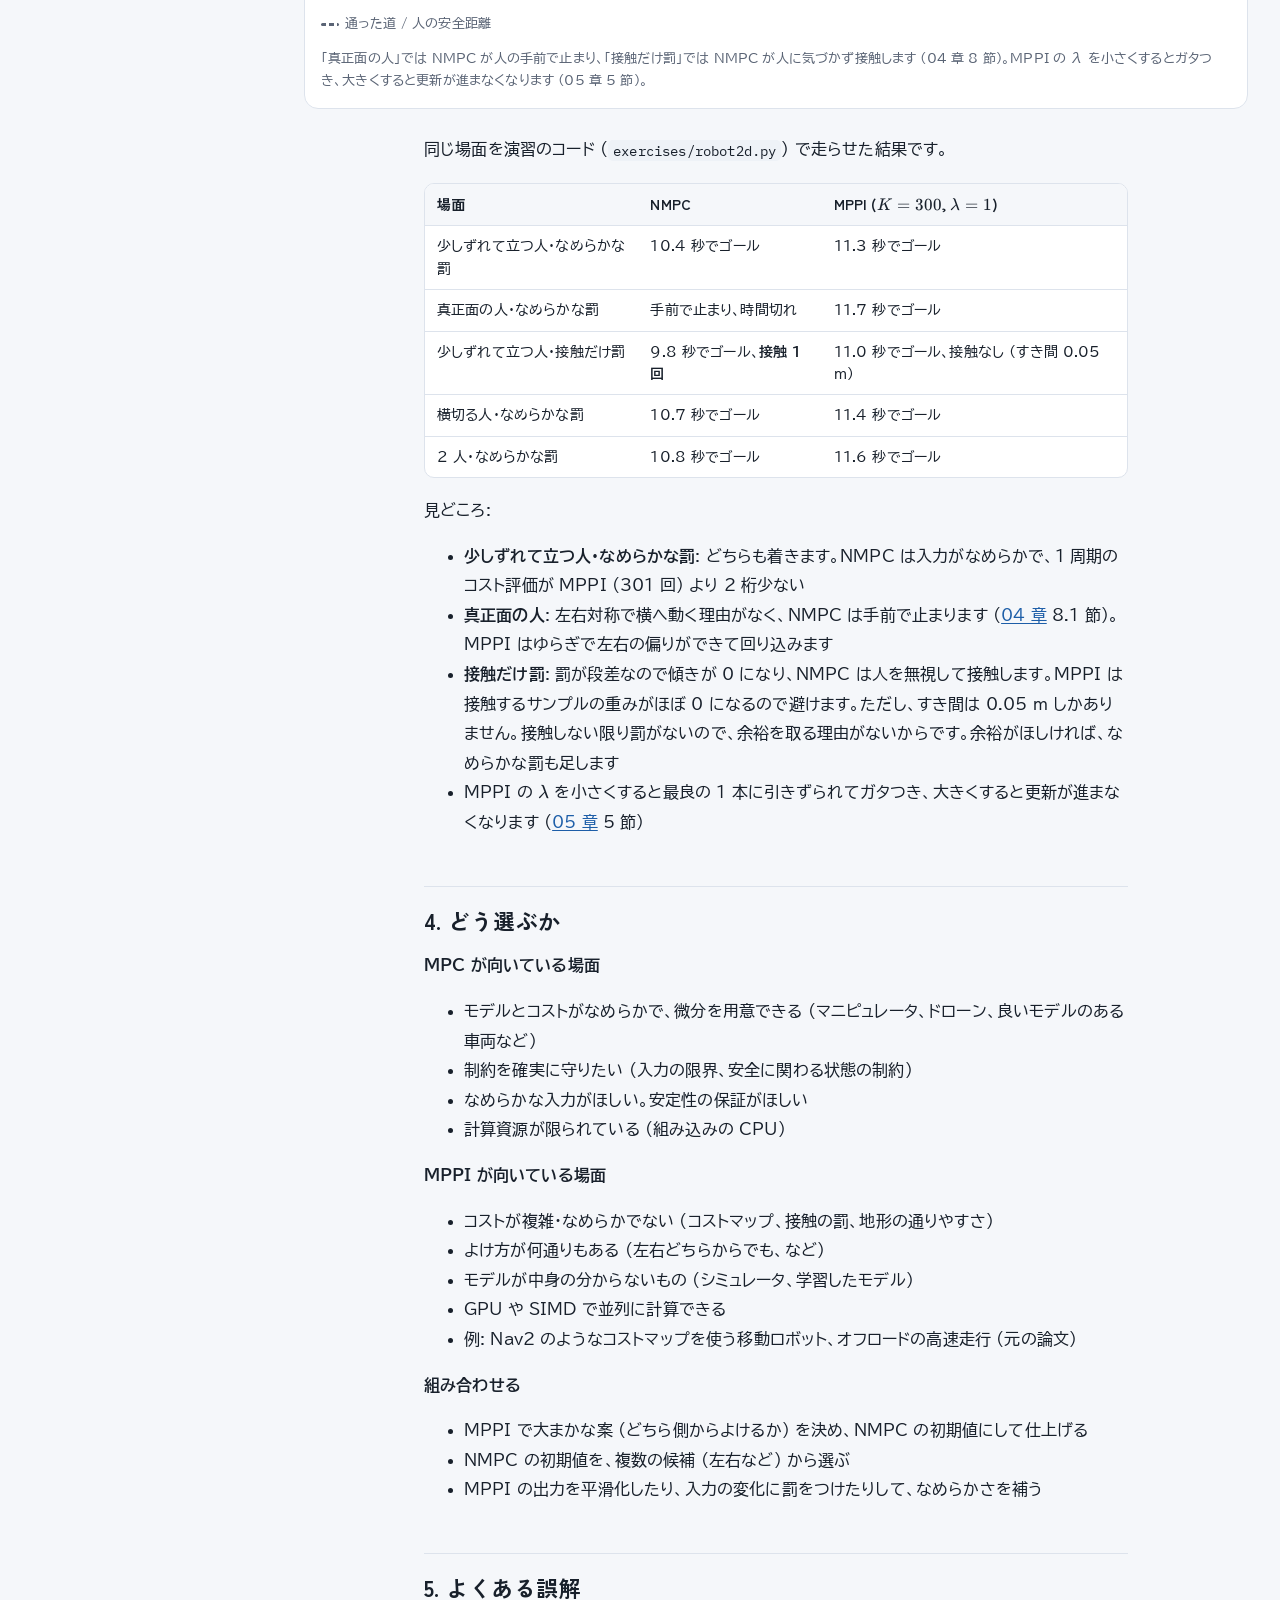
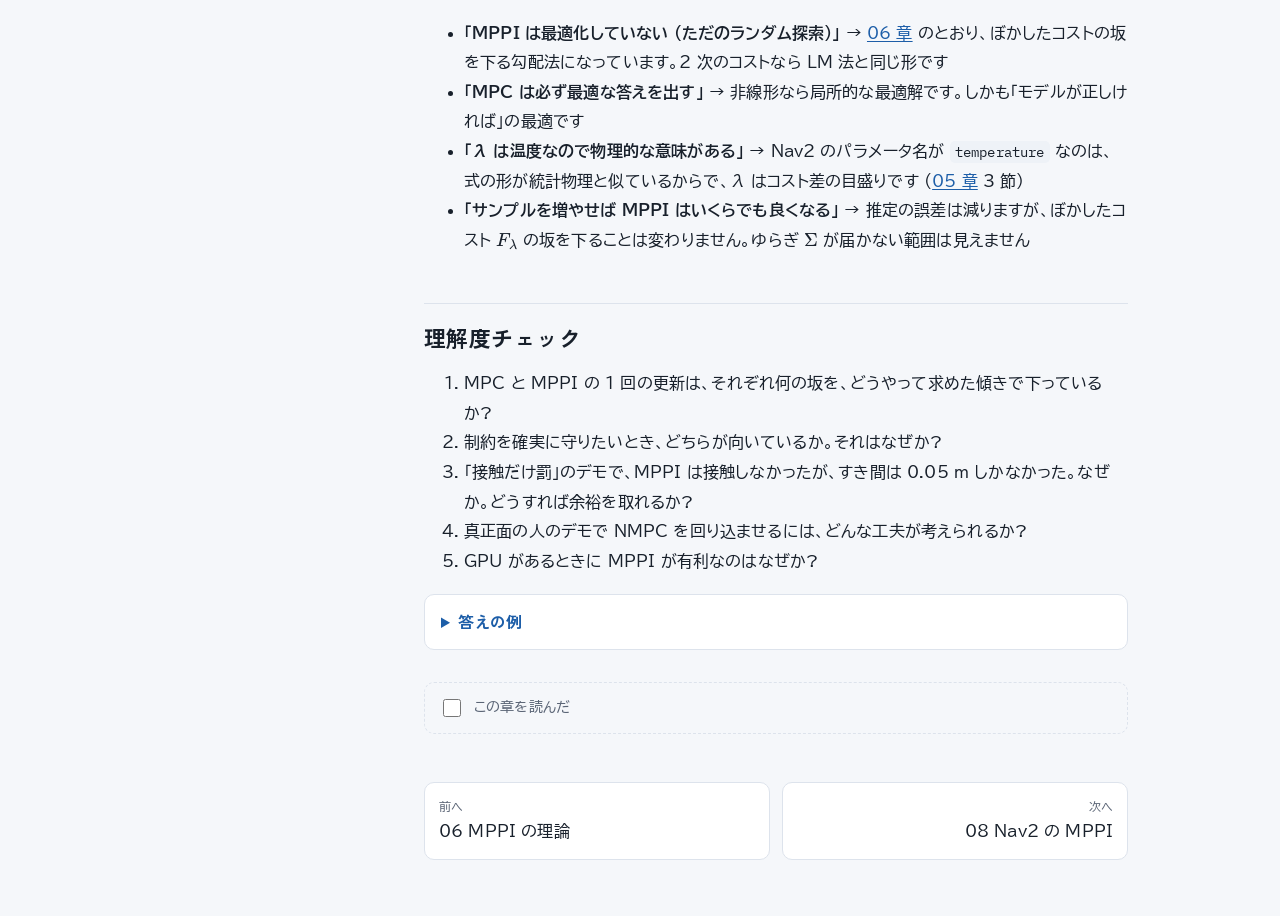
<file: html/07_comparison.html>
<!doctype html>
<html lang="ja">
<head>
<meta charset="utf-8">
<meta name="viewport" content="width=device-width, initial-scale=1, viewport-fit=cover">
<title>MPC と MPPI の比較 | MPC × MPPI 学習ノート</title>
<link rel="preconnect" href="https://fonts.googleapis.com">
<link rel="preconnect" href="https://fonts.gstatic.com" crossorigin>
<link rel="stylesheet" href="https://fonts.googleapis.com/css2?family=BIZ+UDPGothic:wght@400;700&family=IBM+Plex+Mono:wght@400;500&family=Zen+Kaku+Gothic+New:wght@500;700&display=swap">
<link rel="stylesheet" href="assets/style.css">
<link rel="stylesheet" href="assets/katex/katex.css">
<script defer src="assets/katex/katex.min.js"></script>
<script defer src="assets/katex/auto-render.min.js"></script>
</head>
<body>
<header class="topbar">
  <a class="brand" href="index.html"><svg class="brand-mark" viewBox="0 0 24 24" aria-hidden="true"><path d="M5 12 Q 12 12 20 4" fill="none" stroke="var(--mppi)" stroke-width="1.6" stroke-linecap="round" opacity=".5"/><path d="M5 12 Q 12 12 20 20" fill="none" stroke="var(--mppi)" stroke-width="1.6" stroke-linecap="round" opacity=".5"/><path d="M5 12 H 20" fill="none" stroke="var(--mpc)" stroke-width="2.4" stroke-linecap="round"/><circle cx="5" cy="12" r="3" fill="var(--ink)"/></svg><span>MPC × MPPI 学習ノート</span></a>
  <button class="menu-btn" type="button" aria-expanded="false" aria-label="目次を開く">目次</button>
</header>
<div class="layout">
<nav class="rail" aria-label="章の一覧"><h2>目次</h2><ul class="toc"><li><a href="index.html"><span class="num">◆</span><span>はじめに</span><span></span></a></li><li><a href="00_roadmap.html"><span class="num">00</span><span>学習ロードマップ</span><span class="done" data-done-slug="00_roadmap" title="読了"></span></a></li><li><a href="01_optimal_control.html"><span class="num">01</span><span>最適制御問題と receding horizon</span><span class="done" data-done-slug="01_optimal_control" title="読了"></span></a></li><li><a href="02_least_squares_gauss_newton.html"><span class="num">02</span><span>最小二乗とガウス・ニュートン法</span><span class="done" data-done-slug="02_least_squares_gauss_newton" title="読了"></span></a></li><li><a href="03_linear_mpc.html"><span class="num">03</span><span>線形 MPC</span><span class="done" data-done-slug="03_linear_mpc" title="読了"></span></a></li><li><a href="04_nonlinear_mpc.html"><span class="num">04</span><span>非線形 MPC</span><span class="done" data-done-slug="04_nonlinear_mpc" title="読了"></span></a></li><li><a href="05_mppi_basics.html"><span class="num">05</span><span>MPPI の考え方</span><span class="done" data-done-slug="05_mppi_basics" title="読了"></span></a></li><li><a href="06_mppi_theory.html"><span class="num">06</span><span>MPPI の理論</span><span class="done" data-done-slug="06_mppi_theory" title="読了"></span></a></li><li><a href="07_comparison.html" aria-current="page"><span class="num">07</span><span>MPC と MPPI の比較</span><span class="done" data-done-slug="07_comparison" title="読了"></span></a></li><li><a href="08_nav2_mppi.html"><span class="num">08</span><span>Nav2 の MPPI</span><span class="done" data-done-slug="08_nav2_mppi" title="読了"></span></a></li><li><a href="09_glossary.html"><span class="num">09</span><span>用語集</span><span class="done" data-done-slug="09_glossary" title="読了"></span></a></li></ul><h2>リンク</h2><p class="rail-note"><a href="https://github.com/mamoru1126/study_mpc_mppi" target="_blank" rel="noopener">このリポジトリ</a><br><a href="https://docs.nav2.org/configuration/packages/configuring-mppic.html" target="_blank" rel="noopener">Nav2 の MPPI の設定ガイド</a><br><a href="https://homes.cs.washington.edu/~bboots/files/InformationTheoreticMPC.pdf" target="_blank" rel="noopener">MPPI の論文 (Williams et al. 2017)</a></p><p class="rail-note">各章の最後で「この章を読んだ」にチェックすると、ここに印が付きます (このブラウザにだけ保存)。</p></nav>
<main>
<article class="article">
<div class="chapter-meta"><span class="chip time">第 07 章</span><span class="chip mpc">MPC</span><span class="chip mppi">MPPI</span><span class="chip time">目安 1 時間</span></div>
<h1 id="07-mpc-と-mppi-の比較">07. MPC と MPPI の比較</h1>
<h2 id="この章のゴール">この章のゴール</h2>
<ul>
<li>2 つの方法の式とアルゴリズムを並べて、対応を説明できる</li>
<li>得意・苦手を、具体的な場面 (局所解、段差のコスト、制約、計算資源) で説明できる</li>
<li>どちらを選ぶか、どう組み合わせるかの考え方を持つ</li>
</ul>
<blockquote>
<p><strong>つながり</strong>
<a href="00_roadmap.html">01〜06 章</a> のまとめです。最後に、同じ場面を両方の方法で解くデモで確かめます。</p>
</blockquote>
<hr />
<h2 id="1-同じ問題違う解き方">1. 同じ問題、違う解き方</h2>
<table>
<thead>
<tr>
<th></th>
<th>MPC (ガウス・ニュートン法・SQP)</th>
<th>MPPI</th>
</tr>
</thead>
<tbody>
<tr>
<td>解く問題</td>
<td><a href="01_optimal_control.html">01 章</a> の有限ホライズン最適制御問題</td>
<td>同じ</td>
</tr>
<tr>
<td>変数</td>
<td>入力の列 <span class="arithmatex">\(U\)</span> (multiple shooting なら状態も)</td>
<td>入力の列 <span class="arithmatex">\(U\)</span> (ばらつきの平均として)</td>
</tr>
<tr>
<td>まわりの調べ方</td>
<td>微分: <span class="arithmatex">\(A_t\)</span>, <span class="arithmatex">\(B_t\)</span>, ヤコビアン <span class="arithmatex">\(J\)</span></td>
<td><span class="arithmatex">\(K\)</span> 本のサンプル <span class="arithmatex">\(\varepsilon^k \sim \mathcal N(0, \Sigma)\)</span></td>
</tr>
<tr>
<td>改善案の作り方</td>
<td><span class="arithmatex">\(J^\top J\, \Delta = -J^\top r\)</span> (制約があれば QP)</td>
<td><span class="arithmatex">\(\Delta = \sum_k w_k \varepsilon^k\)</span>、<span class="arithmatex">\(w_k \propto e^{-S_k/\lambda}\)</span></td>
</tr>
<tr>
<td>1 回の更新が意味するもの</td>
<td><span class="arithmatex">\(\Delta = -(J^\top J + \mu D)^{-1} J^\top r\)</span></td>
<td><span class="arithmatex">\(\Delta \approx -(\Sigma/\lambda)\, \nabla F_\lambda\)</span> (2 次なら <span class="arithmatex">\(-(A + \lambda\Sigma^{-1})^{-1} \nabla S\)</span>)</td>
</tr>
<tr>
<td>1 周期の反復</td>
<td>収束まで、または RTI で 1 回</td>
<td>1 回 (Nav2 の既定)</td>
</tr>
<tr>
<td>1 周期の計算</td>
<td>微分と、連立方程式または QP</td>
<td><span class="arithmatex">\(K \times N\)</span> 回のモデル計算 (並列にできる)</td>
</tr>
<tr>
<td>出力</td>
<td><span class="arithmatex">\(u_0\)</span> を実行して、案をずらす</td>
<td>同じ</td>
</tr>
</tbody>
</table>
<p><a href="06_mppi_theory.html">06 章</a> で見たとおり、どちらも「今の案のまわりを調べて、良くなる向きに少し直す」をくり返しています。</p>
<ul>
<li>MPC は <strong>元のコスト</strong> の傾きを <strong>微分で正確に</strong> 求める</li>
<li>MPPI は <strong>ぼかしたコスト</strong> の傾きを <strong>サンプルで推定</strong> する</li>
</ul>
<p>この違いから、次の得意・苦手が出てきます。</p>
<h3 id="11-アルゴリズムを並べる">1.1 アルゴリズムを並べる</h3>
<div class="vs">
<div>
<p><strong>NMPC</strong> (single shooting、ガウス・ニュートン法 + LM 法)</p>
<div class="highlight"><pre><span></span><code><span class="c1"># U = shift(前回の答え)</span>
<span class="k">for</span> <span class="n">it</span> <span class="ow">in</span> <span class="nb">range</span><span class="p">(</span><span class="n">iters</span><span class="p">):</span>
    <span class="n">X</span> <span class="o">=</span> <span class="n">rollout</span><span class="p">(</span><span class="n">x_hat</span><span class="p">,</span> <span class="n">U</span><span class="p">)</span>
    <span class="n">r</span><span class="p">,</span> <span class="n">J</span> <span class="o">=</span> <span class="n">residual_and_jacobian</span><span class="p">(</span><span class="n">X</span><span class="p">,</span> <span class="n">U</span><span class="p">)</span>
    <span class="n">H</span><span class="p">,</span> <span class="n">g</span> <span class="o">=</span> <span class="n">J</span><span class="o">.</span><span class="n">T</span> <span class="o">@</span> <span class="n">J</span><span class="p">,</span> <span class="n">J</span><span class="o">.</span><span class="n">T</span> <span class="o">@</span> <span class="n">r</span>
    <span class="n">dU</span> <span class="o">=</span> <span class="n">solve</span><span class="p">(</span><span class="n">H</span> <span class="o">+</span> <span class="n">mu</span> <span class="o">*</span> <span class="n">diag</span><span class="p">(</span><span class="n">H</span><span class="p">),</span> <span class="o">-</span><span class="n">g</span><span class="p">)</span>
    <span class="n">U</span> <span class="o">=</span> <span class="n">clip</span><span class="p">(</span><span class="n">U</span> <span class="o">+</span> <span class="n">dU</span><span class="p">,</span> <span class="n">u_min</span><span class="p">,</span> <span class="n">u_max</span><span class="p">)</span>
<span class="n">send</span><span class="p">(</span><span class="n">U</span><span class="p">[</span><span class="mi">0</span><span class="p">])</span>
</code></pre></div>
</div>
<div>
<p><strong>MPPI</strong></p>
<div class="highlight"><pre><span></span><code><span class="c1"># U = shift(前回の答え)</span>
<span class="n">eps</span> <span class="o">=</span> <span class="n">normal</span><span class="p">(</span><span class="mi">0</span><span class="p">,</span> <span class="n">Sigma</span><span class="p">,</span> <span class="p">(</span><span class="n">K</span><span class="p">,</span> <span class="n">N</span><span class="p">))</span>
<span class="n">S</span> <span class="o">=</span> <span class="p">[</span><span class="n">cost</span><span class="p">(</span><span class="n">rollout</span><span class="p">(</span><span class="n">x_hat</span><span class="p">,</span> <span class="n">U</span> <span class="o">+</span> <span class="n">eps</span><span class="p">[</span><span class="n">k</span><span class="p">]))</span>
     <span class="k">for</span> <span class="n">k</span> <span class="ow">in</span> <span class="nb">range</span><span class="p">(</span><span class="n">K</span><span class="p">)]</span>
<span class="n">w</span> <span class="o">=</span> <span class="n">exp</span><span class="p">(</span><span class="o">-</span><span class="p">(</span><span class="n">S</span> <span class="o">-</span> <span class="n">S</span><span class="o">.</span><span class="n">min</span><span class="p">())</span> <span class="o">/</span> <span class="n">lam</span><span class="p">)</span>
<span class="n">w</span> <span class="o">=</span> <span class="n">w</span> <span class="o">/</span> <span class="n">w</span><span class="o">.</span><span class="n">sum</span><span class="p">()</span>
<span class="n">U</span> <span class="o">=</span> <span class="n">U</span> <span class="o">+</span> <span class="n">w</span> <span class="o">@</span> <span class="n">eps</span>
<span class="n">send</span><span class="p">(</span><span class="n">U</span><span class="p">[</span><span class="mi">0</span><span class="p">])</span>
</code></pre></div>
</div>
</div>
<p>NMPC は、コストが下がらなかったときに <span class="arithmatex">\(\mu\)</span> を大きくしてやり直す処理を省いています (<a href="04_nonlinear_mpc.html">04 章</a> 4 節)。どちらも「前回の答えをずらして始め、まわりを調べて直し、最初の 1 手を送る」という同じ骨組みで、違うのは真ん中の「調べて直す」部分だけです。</p>
<h2 id="2-得意苦手">2. 得意・苦手</h2>
<table>
<thead>
<tr>
<th>観点</th>
<th>MPC (勾配法・SQP)</th>
<th>MPPI</th>
</tr>
</thead>
<tbody>
<tr>
<td>収束と計算回数</td>
<td>◎ 傾きと曲がり具合を使い、数回の反復で収束する。デモでは 1 周期のコスト評価が平均 6 回ほど</td>
<td>△ <span class="arithmatex">\(K\)</span> 本のロールアウトが要る (デモは 300 本、Nav2 の既定は 1000 本)。サンプルが有限なので推定の誤差が残る</td>
</tr>
<tr>
<td>制約</td>
<td>◎ 入力・状態の制約を QP の制約として正確に扱える</td>
<td>△ 入力は上下限で切る。状態の制約は罰として入れるだけで、守られる保証はない</td>
</tr>
<tr>
<td>コストの形</td>
<td>× 微分できる必要がある。段差 (接触したら罰) は傾きが 0 で効かない</td>
<td>◎ 計算できれば何でもよい (段差、コストマップの参照など)</td>
</tr>
<tr>
<td>局所解</td>
<td>× 出発点の近くの答えで止まる。真正面の障害物の手前で止まる</td>
<td>○ ゆらぎで左右の偏りができ、離れた答えにも届く。ただし左右の候補を平均すると、真ん中 (ぶつかる側) に寄ることがある</td>
</tr>
<tr>
<td>モデル</td>
<td>△ 微分 (ヤコビアン) が要る。自動微分で用意することが多い</td>
<td>◎ 中身の分からないモデル (シミュレータ、学習したモデル) でもよい</td>
</tr>
<tr>
<td>計算資源</td>
<td>○ 構造を使った QP で軽い。反復回数しだいで計算時間が変わる</td>
<td>◎ サンプルごとに独立で、GPU・SIMD 向き。1 周期の計算量が一定</td>
</tr>
<tr>
<td>出力のなめらかさ</td>
<td>◎ 乱数を使わないのでなめらか</td>
<td>△ 乱数でガタつく。平滑化や「入力の変化」の罰で抑える</td>
</tr>
<tr>
<td>理論</td>
<td>◎ 安定性や、制約を満たし続けられることの理論がある (終端コスト・終端制約を使う)</td>
<td>△ サンプルが有限のときの最適性や安定性の保証は弱い</td>
</tr>
<tr>
<td>調整する値</td>
<td>重み <span class="arithmatex">\(Q, R, P\)</span>、ホライズン、ソルバーの設定</td>
<td><span class="arithmatex">\(\lambda\)</span>、<span class="arithmatex">\(\Sigma\)</span>、<span class="arithmatex">\(K\)</span>、ホライズン、平滑化、コストの重み</td>
</tr>
</tbody>
</table>
<h2 id="3-デモで確かめる">3. デモで確かめる</h2>
<p>左が NMPC (ガウス・ニュートン法、1 周期に 3 回反復)、右が MPPI です。モデル・コスト・場面は同じで、違うのは解き方だけです。</p>
<div data-demo="duel"></div>

<p>同じ場面を演習のコード (<code>exercises/robot2d.py</code>) で走らせた結果です。</p>
<table>
<thead>
<tr>
<th>場面</th>
<th>NMPC</th>
<th>MPPI (<span class="arithmatex">\(K = 300\)</span>, <span class="arithmatex">\(\lambda = 1\)</span>)</th>
</tr>
</thead>
<tbody>
<tr>
<td>少しずれて立つ人・なめらかな罰</td>
<td>10.4 秒でゴール</td>
<td>11.3 秒でゴール</td>
</tr>
<tr>
<td>真正面の人・なめらかな罰</td>
<td>手前で止まり、時間切れ</td>
<td>11.7 秒でゴール</td>
</tr>
<tr>
<td>少しずれて立つ人・接触だけ罰</td>
<td>9.8 秒でゴール、<strong>接触 1 回</strong></td>
<td>11.0 秒でゴール、接触なし (すき間 0.05 m)</td>
</tr>
<tr>
<td>横切る人・なめらかな罰</td>
<td>10.7 秒でゴール</td>
<td>11.4 秒でゴール</td>
</tr>
<tr>
<td>2 人・なめらかな罰</td>
<td>10.8 秒でゴール</td>
<td>11.6 秒でゴール</td>
</tr>
</tbody>
</table>
<p>見どころ:</p>
<ul>
<li><strong>少しずれて立つ人・なめらかな罰</strong>: どちらも着きます。NMPC は入力がなめらかで、1 周期のコスト評価が MPPI (301 回) より 2 桁少ない</li>
<li><strong>真正面の人</strong>: 左右対称で横へ動く理由がなく、NMPC は手前で止まります (<a href="04_nonlinear_mpc.html">04 章</a> 8.1 節)。MPPI はゆらぎで左右の偏りができて回り込みます</li>
<li><strong>接触だけ罰</strong>: 罰が段差なので傾きが 0 になり、NMPC は人を無視して接触します。MPPI は接触するサンプルの重みがほぼ 0 になるので避けます。ただし、すき間は 0.05 m しかありません。接触しない限り罰がないので、余裕を取る理由がないからです。余裕がほしければ、なめらかな罰も足します</li>
<li>MPPI の <span class="arithmatex">\(\lambda\)</span> を小さくすると最良の 1 本に引きずられてガタつき、大きくすると更新が進まなくなります (<a href="05_mppi_basics.html">05 章</a> 5 節)</li>
</ul>
<h2 id="4-どう選ぶか">4. どう選ぶか</h2>
<p><strong>MPC が向いている場面</strong></p>
<ul>
<li>モデルとコストがなめらかで、微分を用意できる (マニピュレータ、ドローン、良いモデルのある車両など)</li>
<li>制約を確実に守りたい (入力の限界、安全に関わる状態の制約)</li>
<li>なめらかな入力がほしい。安定性の保証がほしい</li>
<li>計算資源が限られている (組み込みの CPU)</li>
</ul>
<p><strong>MPPI が向いている場面</strong></p>
<ul>
<li>コストが複雑・なめらかでない (コストマップ、接触の罰、地形の通りやすさ)</li>
<li>よけ方が何通りもある (左右どちらからでも、など)</li>
<li>モデルが中身の分からないもの (シミュレータ、学習したモデル)</li>
<li>GPU や SIMD で並列に計算できる</li>
<li>例: Nav2 のようなコストマップを使う移動ロボット、オフロードの高速走行 (元の論文)</li>
</ul>
<p><strong>組み合わせる</strong></p>
<ul>
<li>MPPI で大まかな案 (どちら側からよけるか) を決め、NMPC の初期値にして仕上げる</li>
<li>NMPC の初期値を、複数の候補 (左右など) から選ぶ</li>
<li>MPPI の出力を平滑化したり、入力の変化に罰をつけたりして、なめらかさを補う</li>
</ul>
<h2 id="5-よくある誤解">5. よくある誤解</h2>
<ul>
<li><strong>「MPPI は最適化していない (ただのランダム探索)」</strong> → <a href="06_mppi_theory.html">06 章</a> のとおり、ぼかしたコストの坂を下る勾配法になっています。2 次のコストなら LM 法と同じ形です</li>
<li><strong>「MPC は必ず最適な答えを出す」</strong> → 非線形なら局所的な最適解です。しかも「モデルが正しければ」の最適です</li>
<li><strong>「λ は温度なので物理的な意味がある」</strong> → Nav2 のパラメータ名が <code>temperature</code> なのは、式の形が統計物理と似ているからで、λ はコスト差の目盛りです (<a href="05_mppi_basics.html">05 章</a> 3 節)</li>
<li><strong>「サンプルを増やせば MPPI はいくらでも良くなる」</strong> → 推定の誤差は減りますが、ぼかしたコスト <span class="arithmatex">\(F_\lambda\)</span> の坂を下ることは変わりません。ゆらぎ <span class="arithmatex">\(\Sigma\)</span> が届かない範囲は見えません</li>
</ul>
<h2 id="理解度チェック">理解度チェック</h2>
<ol>
<li>MPC と MPPI の 1 回の更新は、それぞれ何の坂を、どうやって求めた傾きで下っているか?</li>
<li>制約を確実に守りたいとき、どちらが向いているか。それはなぜか?</li>
<li>「接触だけ罰」のデモで、MPPI は接触しなかったが、すき間は 0.05 m しかなかった。なぜか。どうすれば余裕を取れるか?</li>
<li>真正面の人のデモで NMPC を回り込ませるには、どんな工夫が考えられるか?</li>
<li>GPU があるときに MPPI が有利なのはなぜか?</li>
</ol>
<details>
<summary>答えの例</summary>
<ol>
<li>MPC (ガウス・ニュートン法・LM 法) は元のコスト <span class="arithmatex">\(S\)</span> の坂を、微分で正確に求めた傾きで下る。MPPI はぼかしたコスト <span class="arithmatex">\(F_\lambda\)</span> の坂を、サンプルで推定した傾きで下る。</li>
<li>MPC。制約を QP の制約として扱えるので、近似の範囲で正確に守れる。MPPI は状態の制約を罰で扱うだけなので、守られる保証がない。</li>
<li>段差の罰は接触しない限り 0 なので、余裕を取る理由がないから。安全距離の内側に入った深さに比例するような、なめらかな罰も足せばよい。</li>
<li>左右それぞれに曲がる初期値から解いて良いほうを使う、MPPI など別の方法で初期値を作る、左右の対称性を崩す小さなコスト (例: 右側通行を少し好む) を足す、など。</li>
<li>サンプルごとのロールアウトとコスト計算が互いに独立なので、同時に何千本も計算できるから。</li>
</ol>
</details>
<label class="read-toggle"><input type="checkbox" id="read-toggle" data-slug="07_comparison"> この章を読んだ</label>
<nav class="pager" aria-label="前後の章"><a class="prev" href="06_mppi_theory.html"><small>前へ</small>06 MPPI の理論</a><a class="next" href="08_nav2_mppi.html"><small>次へ</small>08 Nav2 の MPPI</a></nav>
</article>
</main>
</div>
<script src="assets/app.js"></script>
<script src="assets/ctrl.js"></script>
<script src="assets/demos.js"></script>
</body>
</html>
</file>
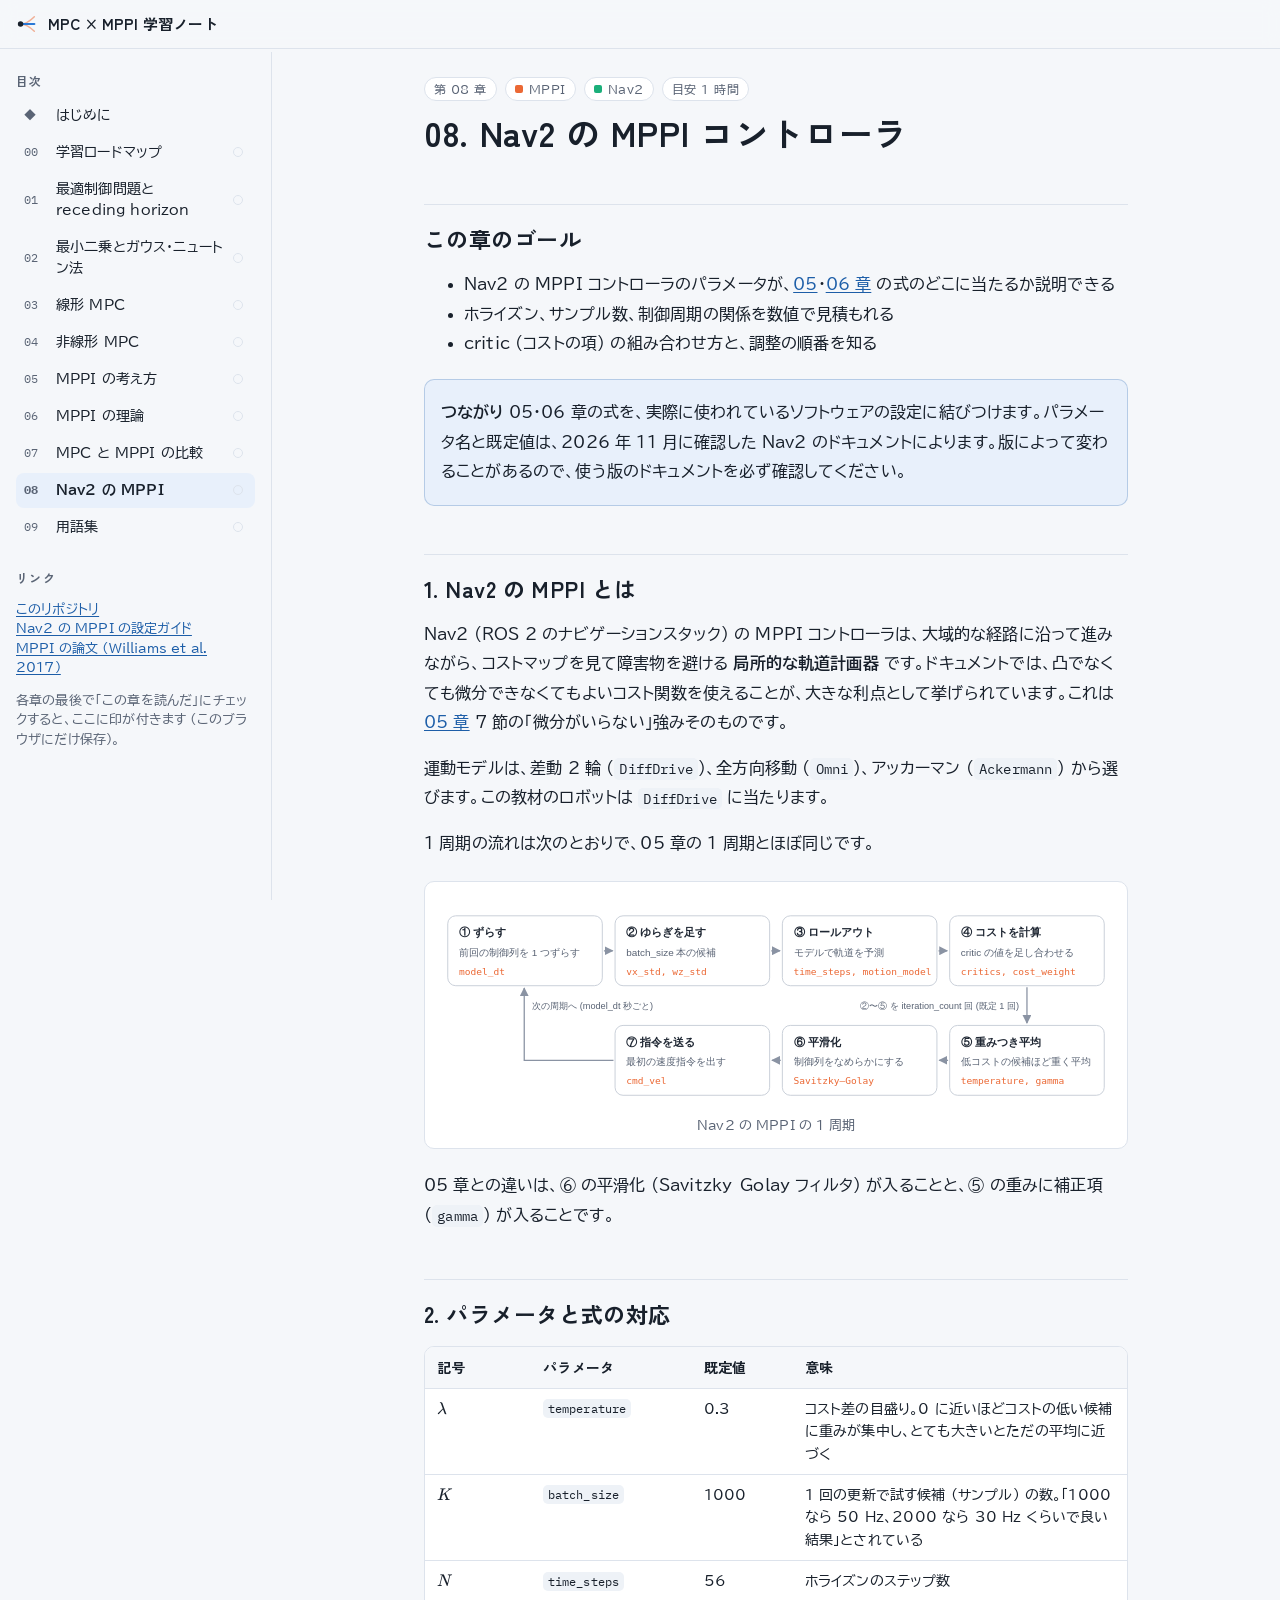
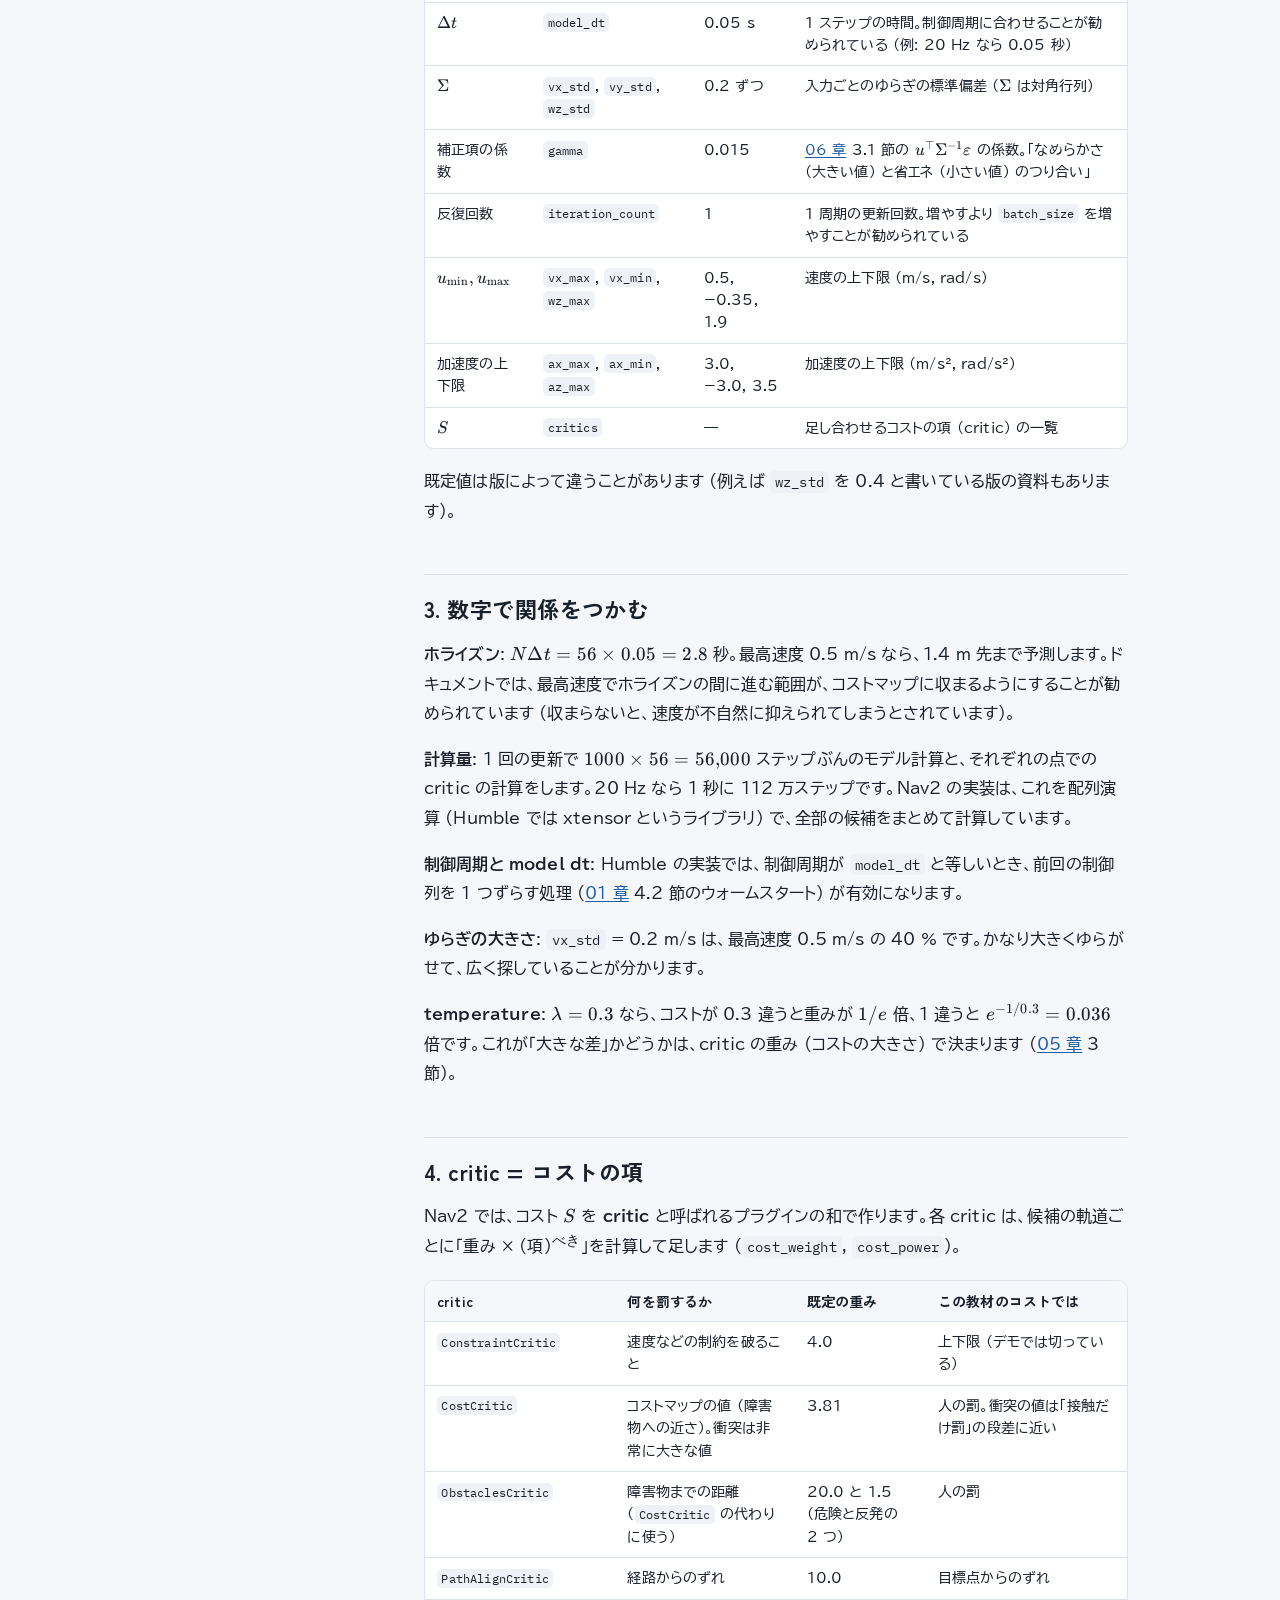
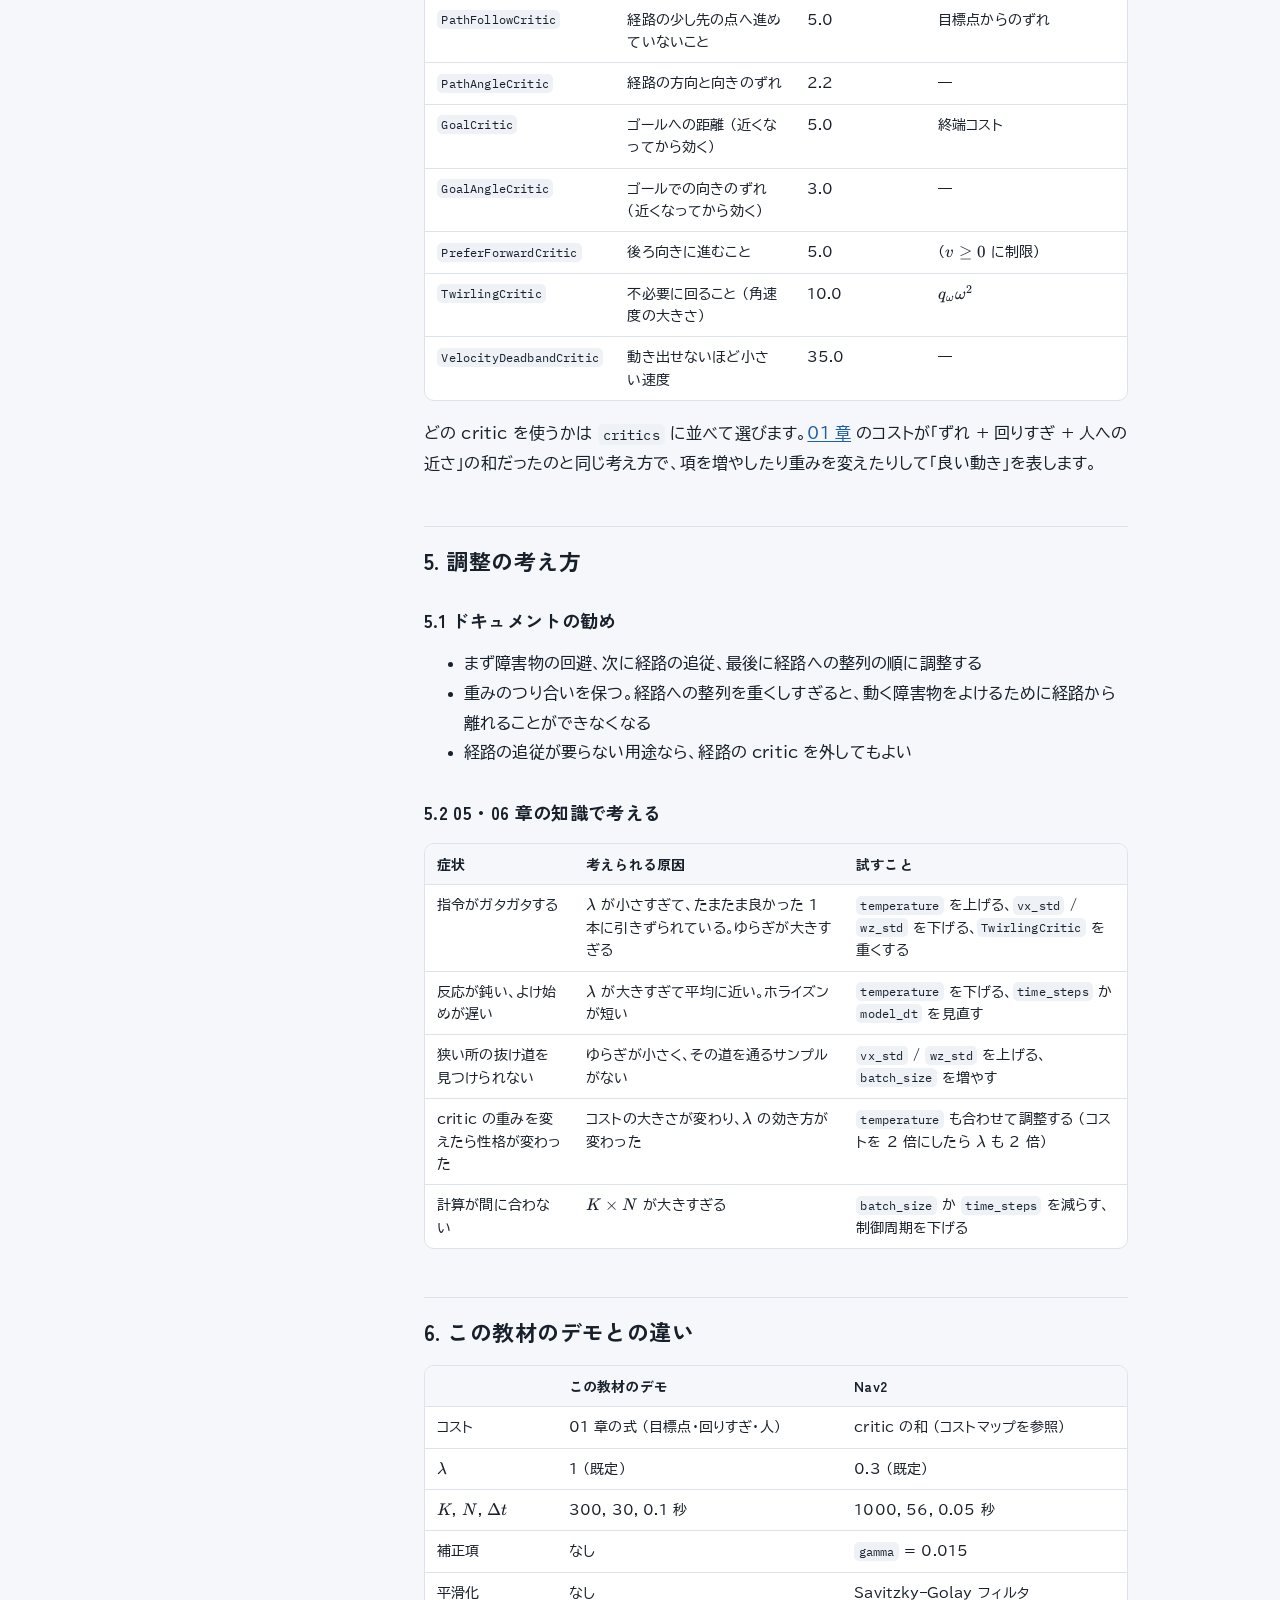
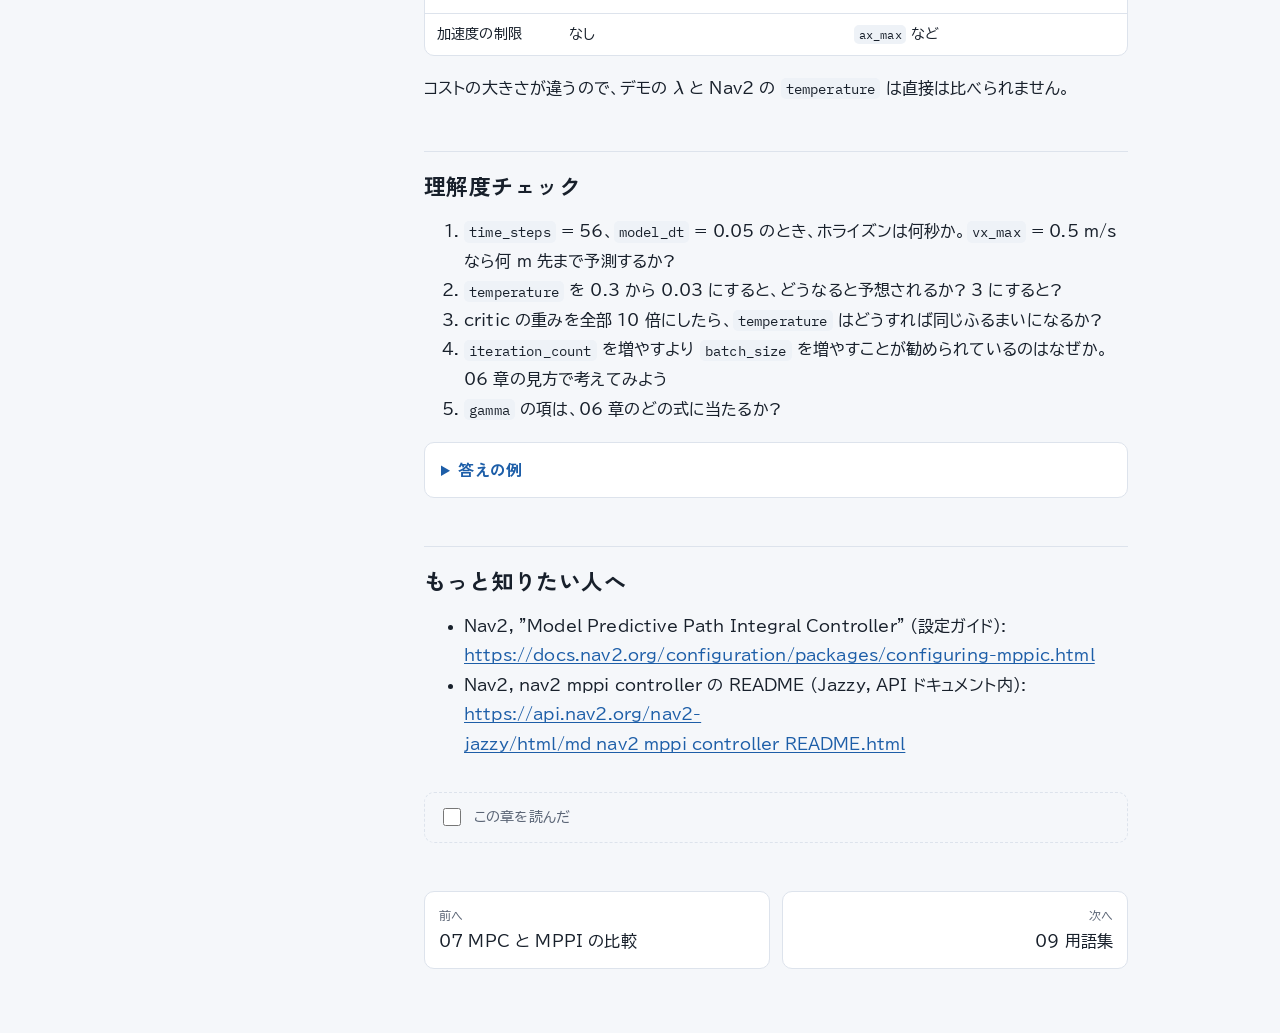
<file: html/08_nav2_mppi.html>
<!doctype html>
<html lang="ja">
<head>
<meta charset="utf-8">
<meta name="viewport" content="width=device-width, initial-scale=1, viewport-fit=cover">
<title>Nav2 の MPPI | MPC × MPPI 学習ノート</title>
<link rel="preconnect" href="https://fonts.googleapis.com">
<link rel="preconnect" href="https://fonts.gstatic.com" crossorigin>
<link rel="stylesheet" href="https://fonts.googleapis.com/css2?family=BIZ+UDPGothic:wght@400;700&family=IBM+Plex+Mono:wght@400;500&family=Zen+Kaku+Gothic+New:wght@500;700&display=swap">
<link rel="stylesheet" href="assets/style.css">
<link rel="stylesheet" href="assets/katex/katex.css">
<script defer src="assets/katex/katex.min.js"></script>
<script defer src="assets/katex/auto-render.min.js"></script>
</head>
<body>
<header class="topbar">
  <a class="brand" href="index.html"><svg class="brand-mark" viewBox="0 0 24 24" aria-hidden="true"><path d="M5 12 Q 12 12 20 4" fill="none" stroke="var(--mppi)" stroke-width="1.6" stroke-linecap="round" opacity=".5"/><path d="M5 12 Q 12 12 20 20" fill="none" stroke="var(--mppi)" stroke-width="1.6" stroke-linecap="round" opacity=".5"/><path d="M5 12 H 20" fill="none" stroke="var(--mpc)" stroke-width="2.4" stroke-linecap="round"/><circle cx="5" cy="12" r="3" fill="var(--ink)"/></svg><span>MPC × MPPI 学習ノート</span></a>
  <button class="menu-btn" type="button" aria-expanded="false" aria-label="目次を開く">目次</button>
</header>
<div class="layout">
<nav class="rail" aria-label="章の一覧"><h2>目次</h2><ul class="toc"><li><a href="index.html"><span class="num">◆</span><span>はじめに</span><span></span></a></li><li><a href="00_roadmap.html"><span class="num">00</span><span>学習ロードマップ</span><span class="done" data-done-slug="00_roadmap" title="読了"></span></a></li><li><a href="01_optimal_control.html"><span class="num">01</span><span>最適制御問題と receding horizon</span><span class="done" data-done-slug="01_optimal_control" title="読了"></span></a></li><li><a href="02_least_squares_gauss_newton.html"><span class="num">02</span><span>最小二乗とガウス・ニュートン法</span><span class="done" data-done-slug="02_least_squares_gauss_newton" title="読了"></span></a></li><li><a href="03_linear_mpc.html"><span class="num">03</span><span>線形 MPC</span><span class="done" data-done-slug="03_linear_mpc" title="読了"></span></a></li><li><a href="04_nonlinear_mpc.html"><span class="num">04</span><span>非線形 MPC</span><span class="done" data-done-slug="04_nonlinear_mpc" title="読了"></span></a></li><li><a href="05_mppi_basics.html"><span class="num">05</span><span>MPPI の考え方</span><span class="done" data-done-slug="05_mppi_basics" title="読了"></span></a></li><li><a href="06_mppi_theory.html"><span class="num">06</span><span>MPPI の理論</span><span class="done" data-done-slug="06_mppi_theory" title="読了"></span></a></li><li><a href="07_comparison.html"><span class="num">07</span><span>MPC と MPPI の比較</span><span class="done" data-done-slug="07_comparison" title="読了"></span></a></li><li><a href="08_nav2_mppi.html" aria-current="page"><span class="num">08</span><span>Nav2 の MPPI</span><span class="done" data-done-slug="08_nav2_mppi" title="読了"></span></a></li><li><a href="09_glossary.html"><span class="num">09</span><span>用語集</span><span class="done" data-done-slug="09_glossary" title="読了"></span></a></li></ul><h2>リンク</h2><p class="rail-note"><a href="https://github.com/mamoru1126/study_mpc_mppi" target="_blank" rel="noopener">このリポジトリ</a><br><a href="https://docs.nav2.org/configuration/packages/configuring-mppic.html" target="_blank" rel="noopener">Nav2 の MPPI の設定ガイド</a><br><a href="https://homes.cs.washington.edu/~bboots/files/InformationTheoreticMPC.pdf" target="_blank" rel="noopener">MPPI の論文 (Williams et al. 2017)</a></p><p class="rail-note">各章の最後で「この章を読んだ」にチェックすると、ここに印が付きます (このブラウザにだけ保存)。</p></nav>
<main>
<article class="article">
<div class="chapter-meta"><span class="chip time">第 08 章</span><span class="chip mppi">MPPI</span><span class="chip nav2">Nav2</span><span class="chip time">目安 1 時間</span></div>
<h1 id="08-nav2-の-mppi-コントローラ">08. Nav2 の MPPI コントローラ</h1>
<h2 id="この章のゴール">この章のゴール</h2>
<ul>
<li>Nav2 の MPPI コントローラのパラメータが、<a href="05_mppi_basics.html">05</a>・<a href="06_mppi_theory.html">06 章</a> の式のどこに当たるか説明できる</li>
<li>ホライズン、サンプル数、制御周期の関係を数値で見積もれる</li>
<li>critic (コストの項) の組み合わせ方と、調整の順番を知る</li>
</ul>
<blockquote>
<p><strong>つながり</strong>
05・06 章の式を、実際に使われているソフトウェアの設定に結びつけます。パラメータ名と既定値は、2026 年 11 月に確認した Nav2 のドキュメントによります。版によって変わることがあるので、使う版のドキュメントを必ず確認してください。</p>
</blockquote>
<hr />
<h2 id="1-nav2-の-mppi-とは">1. Nav2 の MPPI とは</h2>
<p>Nav2 (ROS 2 のナビゲーションスタック) の MPPI コントローラは、大域的な経路に沿って進みながら、コストマップを見て障害物を避ける <strong>局所的な軌道計画器</strong> です。ドキュメントでは、凸でなくても微分できなくてもよいコスト関数を使えることが、大きな利点として挙げられています。これは <a href="05_mppi_basics.html">05 章</a> 7 節の「微分がいらない」強みそのものです。</p>
<p>運動モデルは、差動 2 輪 (<code>DiffDrive</code>)、全方向移動 (<code>Omni</code>)、アッカーマン (<code>Ackermann</code>) から選びます。この教材のロボットは <code>DiffDrive</code> に当たります。</p>
<p>1 周期の流れは次のとおりで、05 章の 1 周期とほぼ同じです。</p>
<p><img alt="Nav2 の MPPI の 1 周期" src="figures/fig_nav2_mppi.svg" /></p>
<p>05 章との違いは、⑥ の平滑化 (Savitzky–Golay フィルタ) が入ることと、⑤ の重みに補正項 (<code>gamma</code>) が入ることです。</p>
<h2 id="2-パラメータと式の対応">2. パラメータと式の対応</h2>
<table>
<thead>
<tr>
<th>記号</th>
<th>パラメータ</th>
<th>既定値</th>
<th>意味</th>
</tr>
</thead>
<tbody>
<tr>
<td><span class="arithmatex">\(\lambda\)</span></td>
<td><code>temperature</code></td>
<td>0.3</td>
<td>コスト差の目盛り。0 に近いほどコストの低い候補に重みが集中し、とても大きいとただの平均に近づく</td>
</tr>
<tr>
<td><span class="arithmatex">\(K\)</span></td>
<td><code>batch_size</code></td>
<td>1000</td>
<td>1 回の更新で試す候補 (サンプル) の数。「1000 なら 50 Hz、2000 なら 30 Hz くらいで良い結果」とされている</td>
</tr>
<tr>
<td><span class="arithmatex">\(N\)</span></td>
<td><code>time_steps</code></td>
<td>56</td>
<td>ホライズンのステップ数</td>
</tr>
<tr>
<td><span class="arithmatex">\(\Delta t\)</span></td>
<td><code>model_dt</code></td>
<td>0.05 s</td>
<td>1 ステップの時間。制御周期に合わせることが勧められている (例: 20 Hz なら 0.05 秒)</td>
</tr>
<tr>
<td><span class="arithmatex">\(\Sigma\)</span></td>
<td><code>vx_std</code>, <code>vy_std</code>, <code>wz_std</code></td>
<td>0.2 ずつ</td>
<td>入力ごとのゆらぎの標準偏差 (<span class="arithmatex">\(\Sigma\)</span> は対角行列)</td>
</tr>
<tr>
<td>補正項の係数</td>
<td><code>gamma</code></td>
<td>0.015</td>
<td><a href="06_mppi_theory.html">06 章</a> 3.1 節の <span class="arithmatex">\(u^\top \Sigma^{-1} \varepsilon\)</span> の係数。「なめらかさ (大きい値) と省エネ (小さい値) のつり合い」</td>
</tr>
<tr>
<td>反復回数</td>
<td><code>iteration_count</code></td>
<td>1</td>
<td>1 周期の更新回数。増やすより <code>batch_size</code> を増やすことが勧められている</td>
</tr>
<tr>
<td><span class="arithmatex">\(u_{\min}, u_{\max}\)</span></td>
<td><code>vx_max</code>, <code>vx_min</code>, <code>wz_max</code></td>
<td>0.5, −0.35, 1.9</td>
<td>速度の上下限 (m/s, rad/s)</td>
</tr>
<tr>
<td>加速度の上下限</td>
<td><code>ax_max</code>, <code>ax_min</code>, <code>az_max</code></td>
<td>3.0, −3.0, 3.5</td>
<td>加速度の上下限 (m/s², rad/s²)</td>
</tr>
<tr>
<td><span class="arithmatex">\(S\)</span></td>
<td><code>critics</code></td>
<td>—</td>
<td>足し合わせるコストの項 (critic) の一覧</td>
</tr>
</tbody>
</table>
<p>既定値は版によって違うことがあります (例えば <code>wz_std</code> を 0.4 と書いている版の資料もあります)。</p>
<h2 id="3-数字で関係をつかむ">3. 数字で関係をつかむ</h2>
<p><strong>ホライズン</strong>: <span class="arithmatex">\(N \Delta t = 56 \times 0.05 = 2.8\)</span> 秒。最高速度 0.5 m/s なら、1.4 m 先まで予測します。ドキュメントでは、最高速度でホライズンの間に進む範囲が、コストマップに収まるようにすることが勧められています (収まらないと、速度が不自然に抑えられてしまうとされています)。</p>
<p><strong>計算量</strong>: 1 回の更新で <span class="arithmatex">\(1000 \times 56 = 56{,}000\)</span> ステップぶんのモデル計算と、それぞれの点での critic の計算をします。20 Hz なら 1 秒に 112 万ステップです。Nav2 の実装は、これを配列演算 (Humble では xtensor というライブラリ) で、全部の候補をまとめて計算しています。</p>
<p><strong>制御周期と model_dt</strong>: Humble の実装では、制御周期が <code>model_dt</code> と等しいとき、前回の制御列を 1 つずらす処理 (<a href="01_optimal_control.html">01 章</a> 4.2 節のウォームスタート) が有効になります。</p>
<p><strong>ゆらぎの大きさ</strong>: <code>vx_std</code> = 0.2 m/s は、最高速度 0.5 m/s の 40 % です。かなり大きくゆらがせて、広く探していることが分かります。</p>
<p><strong>temperature</strong>: <span class="arithmatex">\(\lambda = 0.3\)</span> なら、コストが 0.3 違うと重みが <span class="arithmatex">\(1/e\)</span> 倍、1 違うと <span class="arithmatex">\(e^{-1/0.3} = 0.036\)</span> 倍です。これが「大きな差」かどうかは、critic の重み (コストの大きさ) で決まります (<a href="05_mppi_basics.html">05 章</a> 3 節)。</p>
<h2 id="4-critic--コストの項">4. critic = コストの項</h2>
<p>Nav2 では、コスト <span class="arithmatex">\(S\)</span> を <strong>critic</strong> と呼ばれるプラグインの和で作ります。各 critic は、候補の軌道ごとに「重み × (項)<span class="arithmatex">\(^{\text{べき}}\)</span>」を計算して足します (<code>cost_weight</code>, <code>cost_power</code>)。</p>
<table>
<thead>
<tr>
<th>critic</th>
<th>何を罰するか</th>
<th>既定の重み</th>
<th>この教材のコストでは</th>
</tr>
</thead>
<tbody>
<tr>
<td><code>ConstraintCritic</code></td>
<td>速度などの制約を破ること</td>
<td>4.0</td>
<td>上下限 (デモでは切っている)</td>
</tr>
<tr>
<td><code>CostCritic</code></td>
<td>コストマップの値 (障害物への近さ)。衝突は非常に大きな値</td>
<td>3.81</td>
<td>人の罰。衝突の値は「接触だけ罰」の段差に近い</td>
</tr>
<tr>
<td><code>ObstaclesCritic</code></td>
<td>障害物までの距離 (<code>CostCritic</code> の代わりに使う)</td>
<td>20.0 と 1.5 (危険と反発の 2 つ)</td>
<td>人の罰</td>
</tr>
<tr>
<td><code>PathAlignCritic</code></td>
<td>経路からのずれ</td>
<td>10.0</td>
<td>目標点からのずれ</td>
</tr>
<tr>
<td><code>PathFollowCritic</code></td>
<td>経路の少し先の点へ進めていないこと</td>
<td>5.0</td>
<td>目標点からのずれ</td>
</tr>
<tr>
<td><code>PathAngleCritic</code></td>
<td>経路の方向と向きのずれ</td>
<td>2.2</td>
<td>—</td>
</tr>
<tr>
<td><code>GoalCritic</code></td>
<td>ゴールへの距離 (近くなってから効く)</td>
<td>5.0</td>
<td>終端コスト</td>
</tr>
<tr>
<td><code>GoalAngleCritic</code></td>
<td>ゴールでの向きのずれ (近くなってから効く)</td>
<td>3.0</td>
<td>—</td>
</tr>
<tr>
<td><code>PreferForwardCritic</code></td>
<td>後ろ向きに進むこと</td>
<td>5.0</td>
<td>(<span class="arithmatex">\(v \ge 0\)</span> に制限)</td>
</tr>
<tr>
<td><code>TwirlingCritic</code></td>
<td>不必要に回ること (角速度の大きさ)</td>
<td>10.0</td>
<td><span class="arithmatex">\(q_\omega \omega^2\)</span></td>
</tr>
<tr>
<td><code>VelocityDeadbandCritic</code></td>
<td>動き出せないほど小さい速度</td>
<td>35.0</td>
<td>—</td>
</tr>
</tbody>
</table>
<p>どの critic を使うかは <code>critics</code> に並べて選びます。<a href="01_optimal_control.html">01 章</a> のコストが「ずれ + 回りすぎ + 人への近さ」の和だったのと同じ考え方で、項を増やしたり重みを変えたりして「良い動き」を表します。</p>
<h2 id="5-調整の考え方">5. 調整の考え方</h2>
<h3 id="51-ドキュメントの勧め">5.1 ドキュメントの勧め</h3>
<ul>
<li>まず障害物の回避、次に経路の追従、最後に経路への整列の順に調整する</li>
<li>重みのつり合いを保つ。経路への整列を重くしすぎると、動く障害物をよけるために経路から離れることができなくなる</li>
<li>経路の追従が要らない用途なら、経路の critic を外してもよい</li>
</ul>
<h3 id="52-0506-章の知識で考える">5.2 05・06 章の知識で考える</h3>
<table>
<thead>
<tr>
<th>症状</th>
<th>考えられる原因</th>
<th>試すこと</th>
</tr>
</thead>
<tbody>
<tr>
<td>指令がガタガタする</td>
<td><span class="arithmatex">\(\lambda\)</span> が小さすぎて、たまたま良かった 1 本に引きずられている。ゆらぎが大きすぎる</td>
<td><code>temperature</code> を上げる、<code>vx_std</code> / <code>wz_std</code> を下げる、<code>TwirlingCritic</code> を重くする</td>
</tr>
<tr>
<td>反応が鈍い、よけ始めが遅い</td>
<td><span class="arithmatex">\(\lambda\)</span> が大きすぎて平均に近い。ホライズンが短い</td>
<td><code>temperature</code> を下げる、<code>time_steps</code> か <code>model_dt</code> を見直す</td>
</tr>
<tr>
<td>狭い所の抜け道を見つけられない</td>
<td>ゆらぎが小さく、その道を通るサンプルがない</td>
<td><code>vx_std</code> / <code>wz_std</code> を上げる、<code>batch_size</code> を増やす</td>
</tr>
<tr>
<td>critic の重みを変えたら性格が変わった</td>
<td>コストの大きさが変わり、<span class="arithmatex">\(\lambda\)</span> の効き方が変わった</td>
<td><code>temperature</code> も合わせて調整する (コストを 2 倍にしたら <span class="arithmatex">\(\lambda\)</span> も 2 倍)</td>
</tr>
<tr>
<td>計算が間に合わない</td>
<td><span class="arithmatex">\(K \times N\)</span> が大きすぎる</td>
<td><code>batch_size</code> か <code>time_steps</code> を減らす、制御周期を下げる</td>
</tr>
</tbody>
</table>
<h2 id="6-この教材のデモとの違い">6. この教材のデモとの違い</h2>
<table>
<thead>
<tr>
<th></th>
<th>この教材のデモ</th>
<th>Nav2</th>
</tr>
</thead>
<tbody>
<tr>
<td>コスト</td>
<td>01 章の式 (目標点・回りすぎ・人)</td>
<td>critic の和 (コストマップを参照)</td>
</tr>
<tr>
<td><span class="arithmatex">\(\lambda\)</span></td>
<td>1 (既定)</td>
<td>0.3 (既定)</td>
</tr>
<tr>
<td><span class="arithmatex">\(K\)</span>, <span class="arithmatex">\(N\)</span>, <span class="arithmatex">\(\Delta t\)</span></td>
<td>300, 30, 0.1 秒</td>
<td>1000, 56, 0.05 秒</td>
</tr>
<tr>
<td>補正項</td>
<td>なし</td>
<td><code>gamma</code> = 0.015</td>
</tr>
<tr>
<td>平滑化</td>
<td>なし</td>
<td>Savitzky–Golay フィルタ</td>
</tr>
<tr>
<td>加速度の制限</td>
<td>なし</td>
<td><code>ax_max</code> など</td>
</tr>
</tbody>
</table>
<p>コストの大きさが違うので、デモの <span class="arithmatex">\(\lambda\)</span> と Nav2 の <code>temperature</code> は直接は比べられません。</p>
<h2 id="理解度チェック">理解度チェック</h2>
<ol>
<li><code>time_steps</code> = 56、<code>model_dt</code> = 0.05 のとき、ホライズンは何秒か。<code>vx_max</code> = 0.5 m/s なら何 m 先まで予測するか?</li>
<li><code>temperature</code> を 0.3 から 0.03 にすると、どうなると予想されるか? 3 にすると?</li>
<li>critic の重みを全部 10 倍にしたら、<code>temperature</code> はどうすれば同じふるまいになるか?</li>
<li><code>iteration_count</code> を増やすより <code>batch_size</code> を増やすことが勧められているのはなぜか。06 章の見方で考えてみよう</li>
<li><code>gamma</code> の項は、06 章のどの式に当たるか?</li>
</ol>
<details>
<summary>答えの例</summary>
<ol>
<li><span class="arithmatex">\(56 \times 0.05 = 2.8\)</span> 秒。<span class="arithmatex">\(0.5 \times 2.8 = 1.4\)</span> m 先まで。</li>
<li>0.03: コストの低い少数の候補に重みが集中し (ESS が下がり)、指令がガタつきやすくなる。3: 重みがほぼ均等になり、更新が進みにくく、反応が鈍くなる。</li>
<li><code>temperature</code> も 10 倍にする。重みはコストの差を <span class="arithmatex">\(\lambda\)</span> で割った値で決まるため。</li>
<li>考え方の一例: 1 回の更新はぼかしたコストの坂を下る 1 歩で、その傾きの推定の正確さはサンプル数で決まる (<a href="06_mppi_theory.html">06 章</a> 4 節)。同じ計算量なら、不正確な傾きで何歩も進むより、正確な傾きで 1 歩進み、残りは次の周期 (ウォームスタート) に任せるほうが安定しやすい。</li>
<li>06 章 3.1 節の補正項 <span class="arithmatex">\(\lambda \sum_t u_t^\top \Sigma^{-1} \varepsilon_t^k\)</span> (<span class="arithmatex">\(\lambda\)</span> の代わりに <code>gamma</code> を係数にしたもの)。</li>
</ol>
</details>
<h2 id="もっと知りたい人へ">もっと知りたい人へ</h2>
<ul>
<li>Nav2, "Model Predictive Path Integral Controller" (設定ガイド): <a href="https://docs.nav2.org/configuration/packages/configuring-mppic.html">https://docs.nav2.org/configuration/packages/configuring-mppic.html</a></li>
<li>Nav2, nav2_mppi_controller の README (Jazzy, API ドキュメント内): <a href="https://api.nav2.org/nav2-jazzy/html/md_nav2_mppi_controller_README.html">https://api.nav2.org/nav2-jazzy/html/md_nav2_mppi_controller_README.html</a></li>
</ul>
<label class="read-toggle"><input type="checkbox" id="read-toggle" data-slug="08_nav2_mppi"> この章を読んだ</label>
<nav class="pager" aria-label="前後の章"><a class="prev" href="07_comparison.html"><small>前へ</small>07 MPC と MPPI の比較</a><a class="next" href="09_glossary.html"><small>次へ</small>09 用語集</a></nav>
</article>
</main>
</div>
<script src="assets/app.js"></script>
<script src="assets/ctrl.js"></script>
<script src="assets/demos.js"></script>
</body>
</html>
</file>
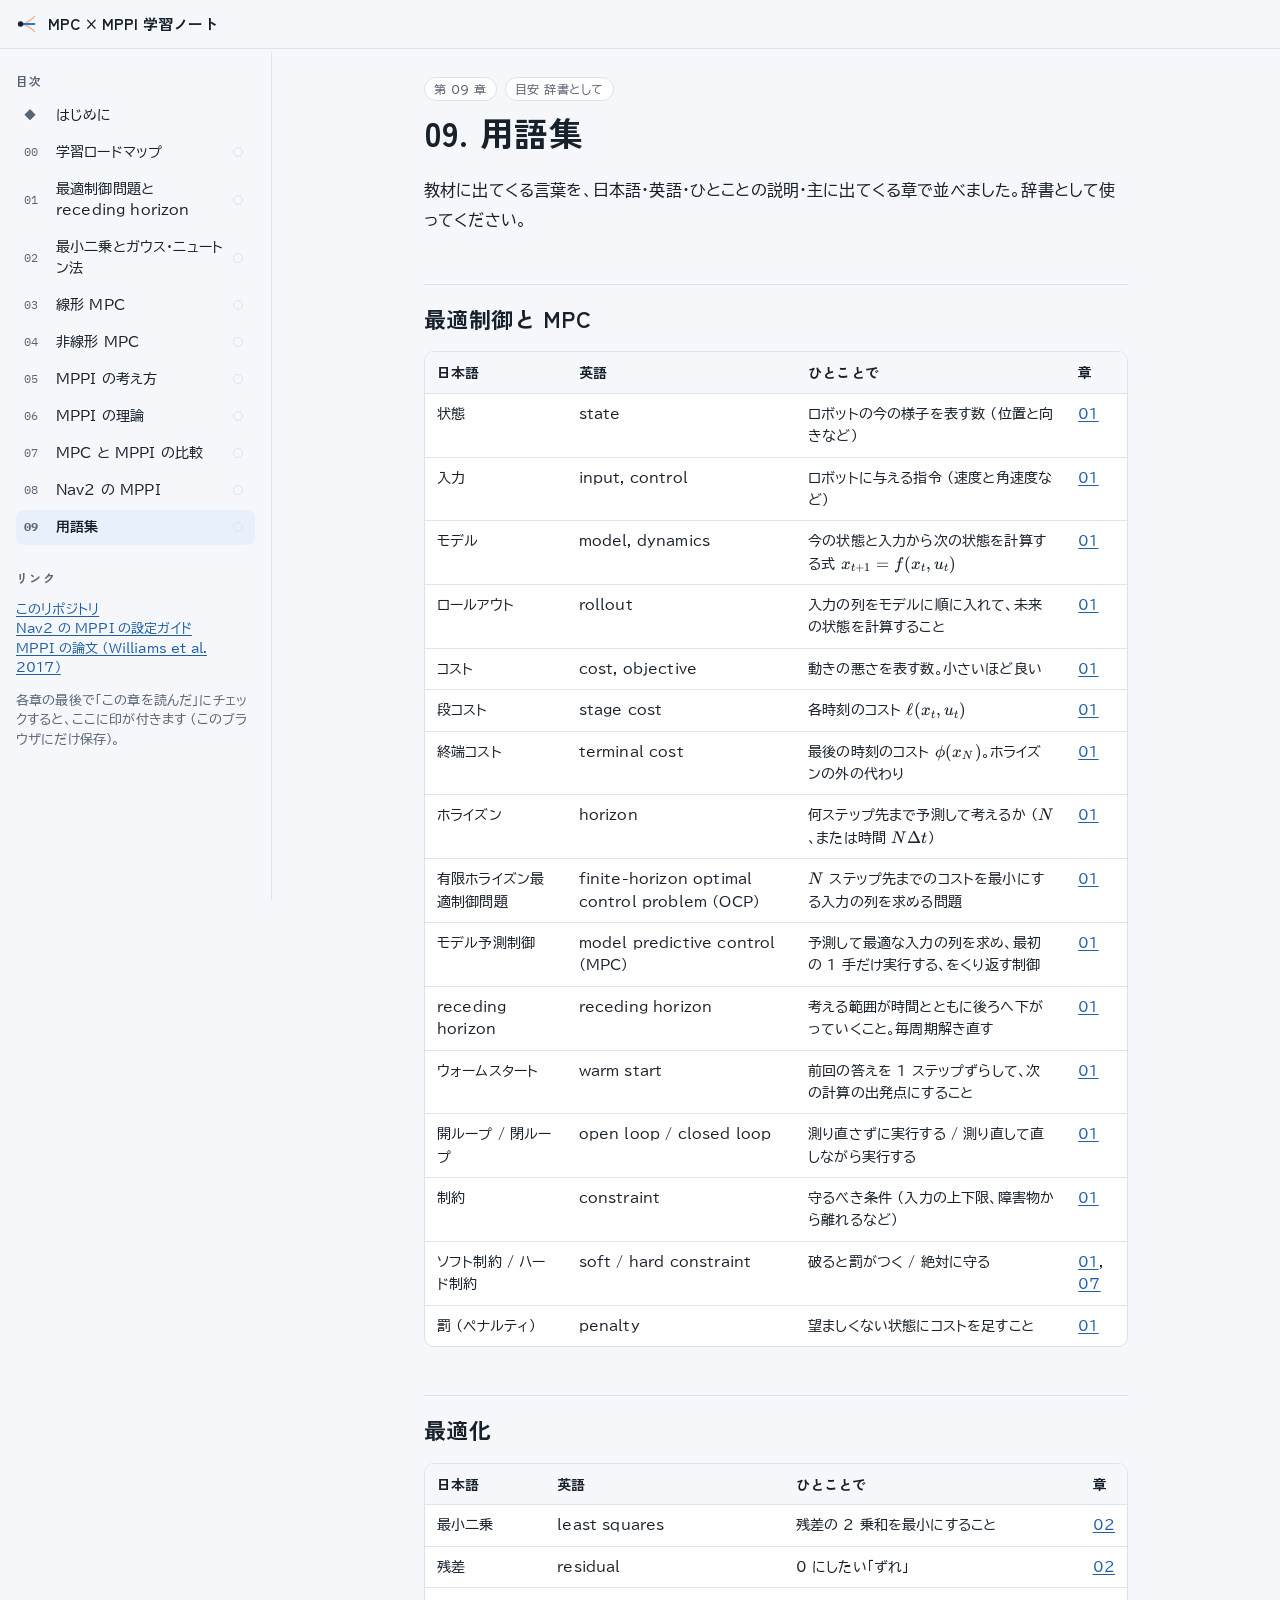
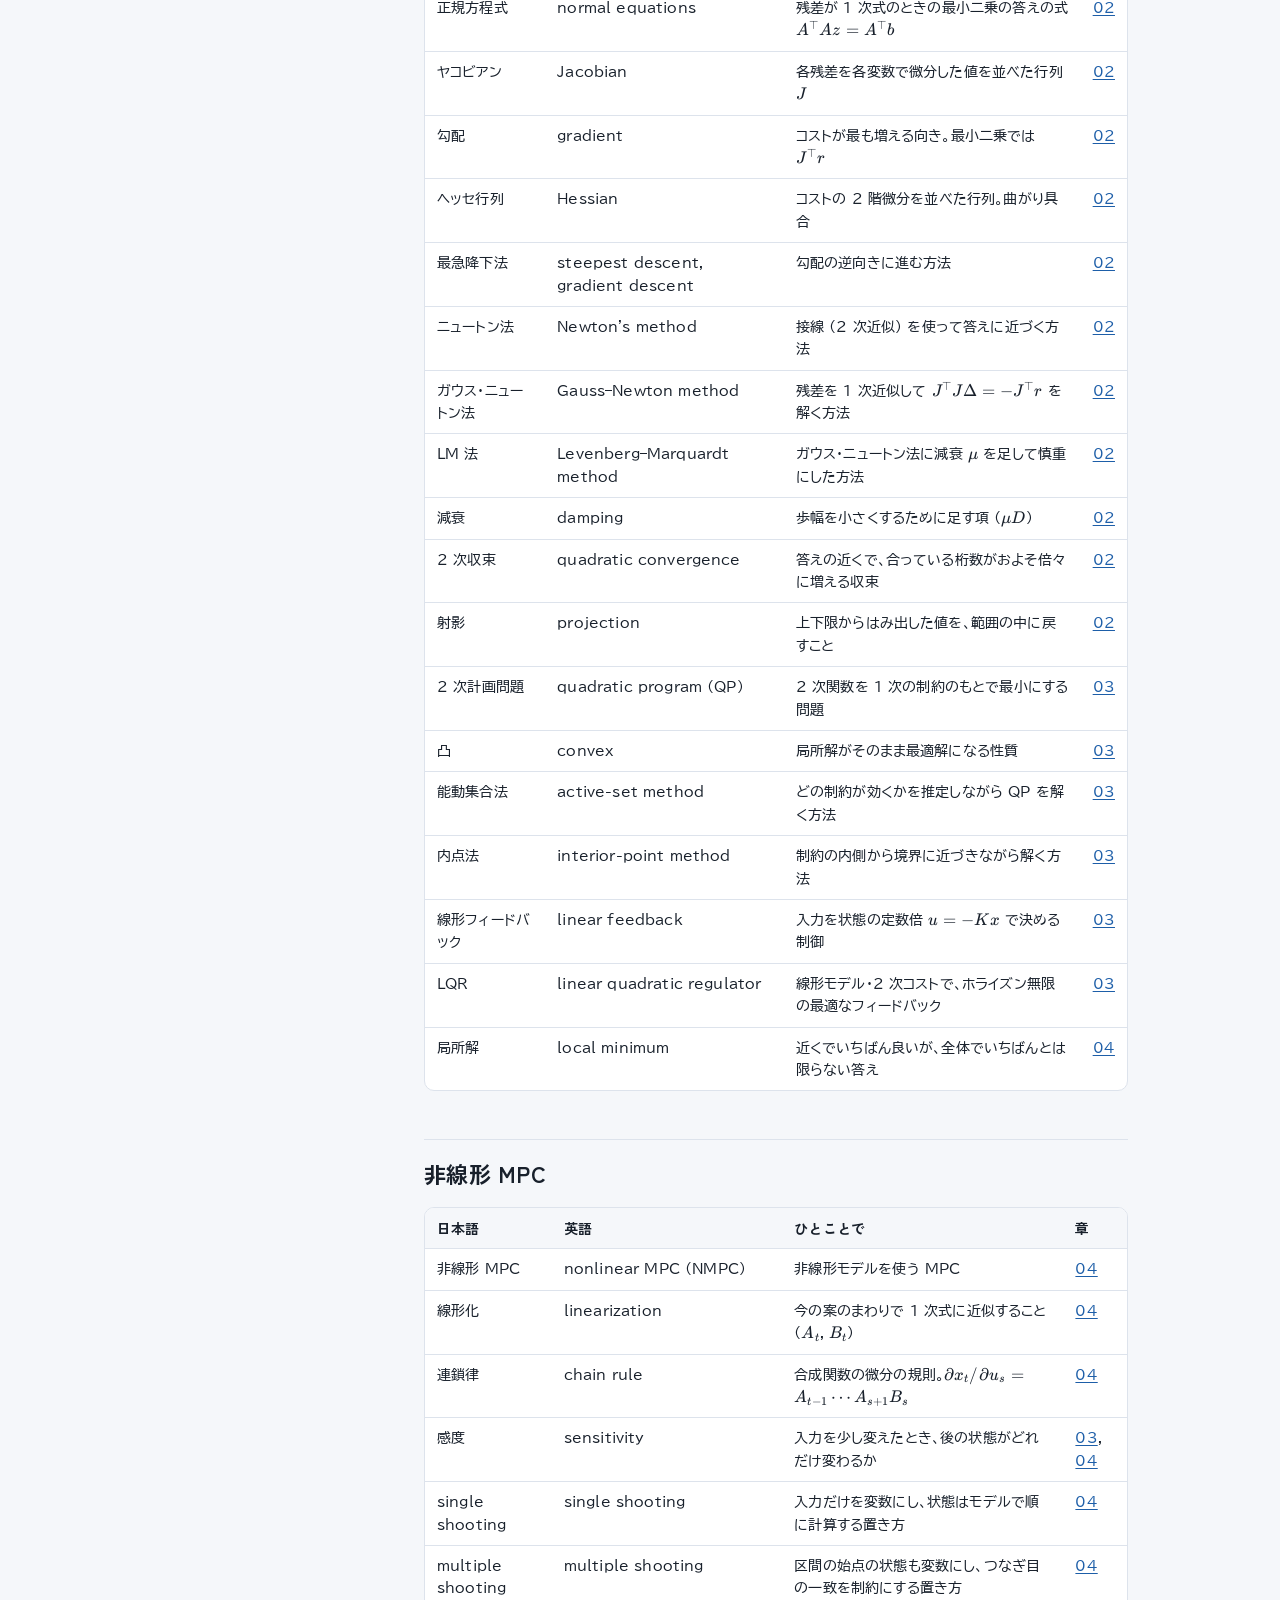
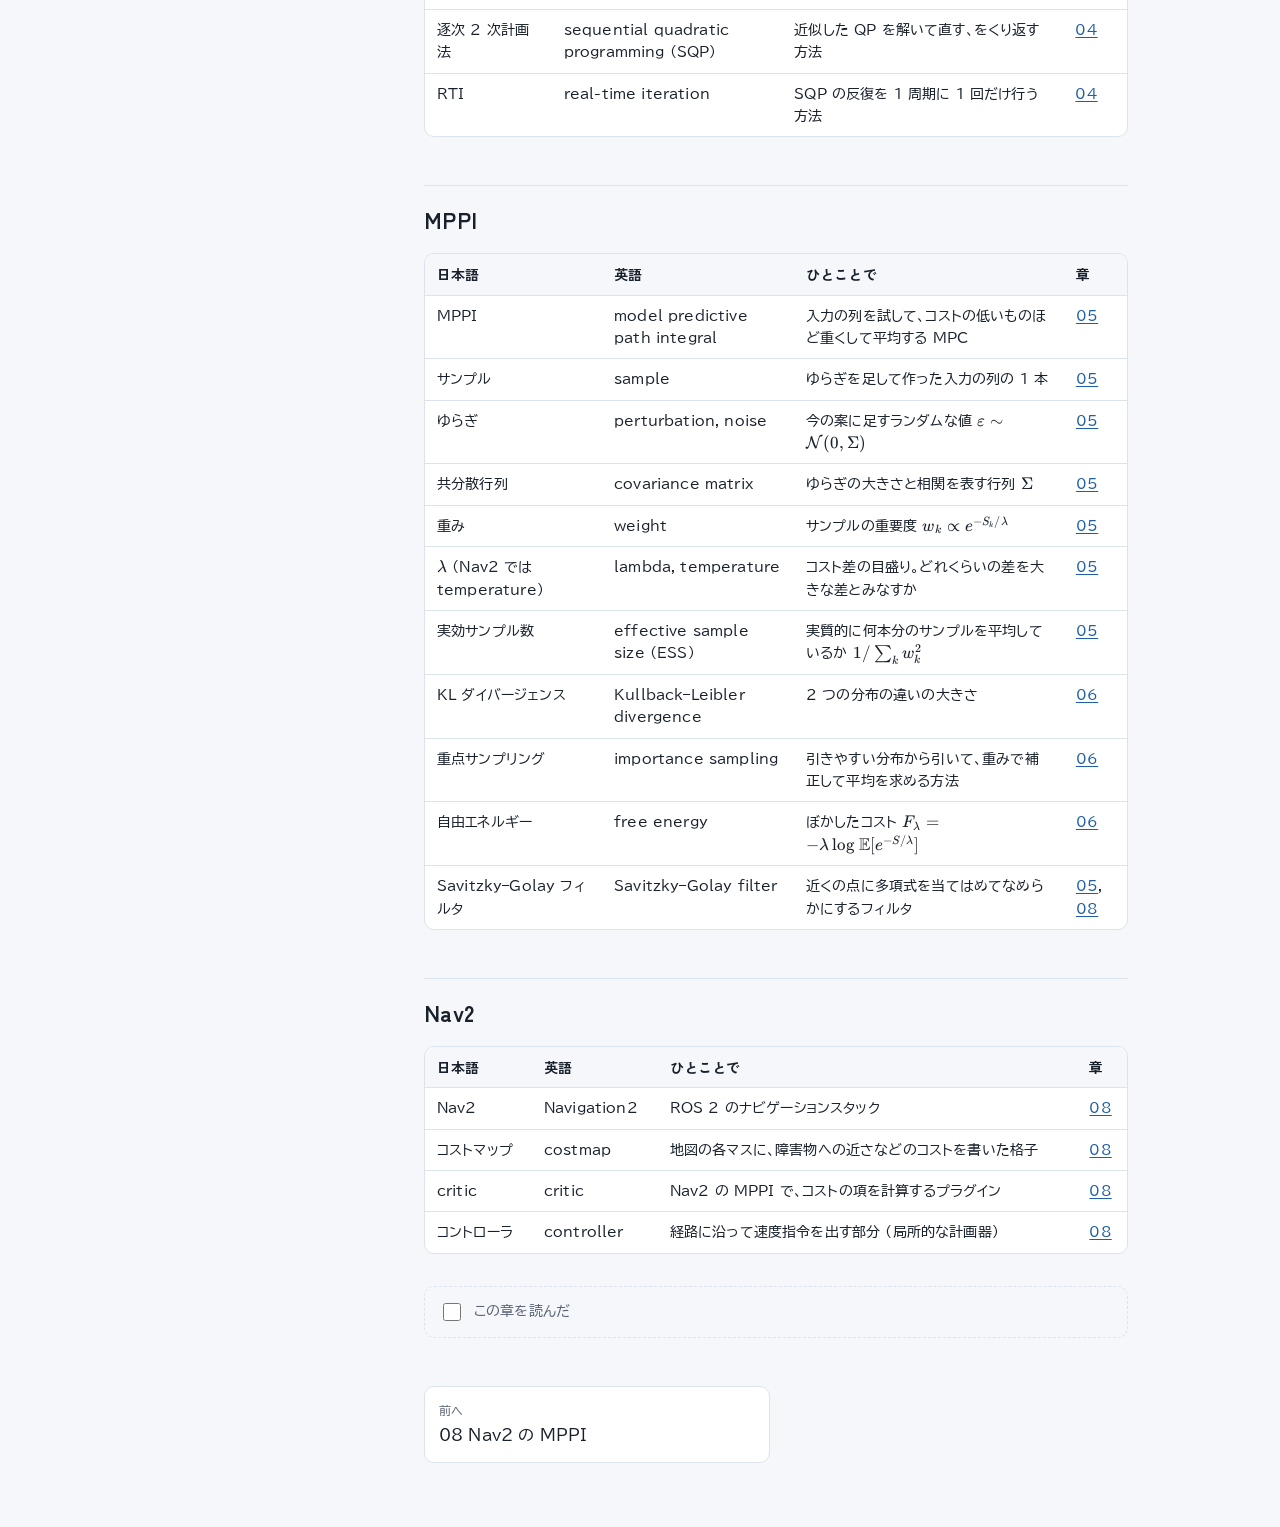
<file: html/09_glossary.html>
<!doctype html>
<html lang="ja">
<head>
<meta charset="utf-8">
<meta name="viewport" content="width=device-width, initial-scale=1, viewport-fit=cover">
<title>用語集 | MPC × MPPI 学習ノート</title>
<link rel="preconnect" href="https://fonts.googleapis.com">
<link rel="preconnect" href="https://fonts.gstatic.com" crossorigin>
<link rel="stylesheet" href="https://fonts.googleapis.com/css2?family=BIZ+UDPGothic:wght@400;700&family=IBM+Plex+Mono:wght@400;500&family=Zen+Kaku+Gothic+New:wght@500;700&display=swap">
<link rel="stylesheet" href="assets/style.css">
<link rel="stylesheet" href="assets/katex/katex.css">
<script defer src="assets/katex/katex.min.js"></script>
<script defer src="assets/katex/auto-render.min.js"></script>
</head>
<body>
<header class="topbar">
  <a class="brand" href="index.html"><svg class="brand-mark" viewBox="0 0 24 24" aria-hidden="true"><path d="M5 12 Q 12 12 20 4" fill="none" stroke="var(--mppi)" stroke-width="1.6" stroke-linecap="round" opacity=".5"/><path d="M5 12 Q 12 12 20 20" fill="none" stroke="var(--mppi)" stroke-width="1.6" stroke-linecap="round" opacity=".5"/><path d="M5 12 H 20" fill="none" stroke="var(--mpc)" stroke-width="2.4" stroke-linecap="round"/><circle cx="5" cy="12" r="3" fill="var(--ink)"/></svg><span>MPC × MPPI 学習ノート</span></a>
  <button class="menu-btn" type="button" aria-expanded="false" aria-label="目次を開く">目次</button>
</header>
<div class="layout">
<nav class="rail" aria-label="章の一覧"><h2>目次</h2><ul class="toc"><li><a href="index.html"><span class="num">◆</span><span>はじめに</span><span></span></a></li><li><a href="00_roadmap.html"><span class="num">00</span><span>学習ロードマップ</span><span class="done" data-done-slug="00_roadmap" title="読了"></span></a></li><li><a href="01_optimal_control.html"><span class="num">01</span><span>最適制御問題と receding horizon</span><span class="done" data-done-slug="01_optimal_control" title="読了"></span></a></li><li><a href="02_least_squares_gauss_newton.html"><span class="num">02</span><span>最小二乗とガウス・ニュートン法</span><span class="done" data-done-slug="02_least_squares_gauss_newton" title="読了"></span></a></li><li><a href="03_linear_mpc.html"><span class="num">03</span><span>線形 MPC</span><span class="done" data-done-slug="03_linear_mpc" title="読了"></span></a></li><li><a href="04_nonlinear_mpc.html"><span class="num">04</span><span>非線形 MPC</span><span class="done" data-done-slug="04_nonlinear_mpc" title="読了"></span></a></li><li><a href="05_mppi_basics.html"><span class="num">05</span><span>MPPI の考え方</span><span class="done" data-done-slug="05_mppi_basics" title="読了"></span></a></li><li><a href="06_mppi_theory.html"><span class="num">06</span><span>MPPI の理論</span><span class="done" data-done-slug="06_mppi_theory" title="読了"></span></a></li><li><a href="07_comparison.html"><span class="num">07</span><span>MPC と MPPI の比較</span><span class="done" data-done-slug="07_comparison" title="読了"></span></a></li><li><a href="08_nav2_mppi.html"><span class="num">08</span><span>Nav2 の MPPI</span><span class="done" data-done-slug="08_nav2_mppi" title="読了"></span></a></li><li><a href="09_glossary.html" aria-current="page"><span class="num">09</span><span>用語集</span><span class="done" data-done-slug="09_glossary" title="読了"></span></a></li></ul><h2>リンク</h2><p class="rail-note"><a href="https://github.com/mamoru1126/study_mpc_mppi" target="_blank" rel="noopener">このリポジトリ</a><br><a href="https://docs.nav2.org/configuration/packages/configuring-mppic.html" target="_blank" rel="noopener">Nav2 の MPPI の設定ガイド</a><br><a href="https://homes.cs.washington.edu/~bboots/files/InformationTheoreticMPC.pdf" target="_blank" rel="noopener">MPPI の論文 (Williams et al. 2017)</a></p><p class="rail-note">各章の最後で「この章を読んだ」にチェックすると、ここに印が付きます (このブラウザにだけ保存)。</p></nav>
<main>
<article class="article">
<div class="chapter-meta"><span class="chip time">第 09 章</span><span class="chip time">目安 辞書として</span></div>
<h1 id="09-用語集">09. 用語集</h1>
<p>教材に出てくる言葉を、日本語・英語・ひとことの説明・主に出てくる章で並べました。辞書として使ってください。</p>
<h2 id="最適制御と-mpc">最適制御と MPC</h2>
<table>
<thead>
<tr>
<th>日本語</th>
<th>英語</th>
<th>ひとことで</th>
<th>章</th>
</tr>
</thead>
<tbody>
<tr>
<td>状態</td>
<td>state</td>
<td>ロボットの今の様子を表す数 (位置と向きなど)</td>
<td><a href="01_optimal_control.html">01</a></td>
</tr>
<tr>
<td>入力</td>
<td>input, control</td>
<td>ロボットに与える指令 (速度と角速度など)</td>
<td><a href="01_optimal_control.html">01</a></td>
</tr>
<tr>
<td>モデル</td>
<td>model, dynamics</td>
<td>今の状態と入力から次の状態を計算する式 <span class="arithmatex">\(x_{t+1} = f(x_t, u_t)\)</span></td>
<td><a href="01_optimal_control.html">01</a></td>
</tr>
<tr>
<td>ロールアウト</td>
<td>rollout</td>
<td>入力の列をモデルに順に入れて、未来の状態を計算すること</td>
<td><a href="01_optimal_control.html">01</a></td>
</tr>
<tr>
<td>コスト</td>
<td>cost, objective</td>
<td>動きの悪さを表す数。小さいほど良い</td>
<td><a href="01_optimal_control.html">01</a></td>
</tr>
<tr>
<td>段コスト</td>
<td>stage cost</td>
<td>各時刻のコスト <span class="arithmatex">\(\ell(x_t, u_t)\)</span></td>
<td><a href="01_optimal_control.html">01</a></td>
</tr>
<tr>
<td>終端コスト</td>
<td>terminal cost</td>
<td>最後の時刻のコスト <span class="arithmatex">\(\phi(x_N)\)</span>。ホライズンの外の代わり</td>
<td><a href="01_optimal_control.html">01</a></td>
</tr>
<tr>
<td>ホライズン</td>
<td>horizon</td>
<td>何ステップ先まで予測して考えるか (<span class="arithmatex">\(N\)</span>、または時間 <span class="arithmatex">\(N\Delta t\)</span>)</td>
<td><a href="01_optimal_control.html">01</a></td>
</tr>
<tr>
<td>有限ホライズン最適制御問題</td>
<td>finite-horizon optimal control problem (OCP)</td>
<td><span class="arithmatex">\(N\)</span> ステップ先までのコストを最小にする入力の列を求める問題</td>
<td><a href="01_optimal_control.html">01</a></td>
</tr>
<tr>
<td>モデル予測制御</td>
<td>model predictive control (MPC)</td>
<td>予測して最適な入力の列を求め、最初の 1 手だけ実行する、をくり返す制御</td>
<td><a href="01_optimal_control.html">01</a></td>
</tr>
<tr>
<td>receding horizon</td>
<td>receding horizon</td>
<td>考える範囲が時間とともに後ろへ下がっていくこと。毎周期解き直す</td>
<td><a href="01_optimal_control.html">01</a></td>
</tr>
<tr>
<td>ウォームスタート</td>
<td>warm start</td>
<td>前回の答えを 1 ステップずらして、次の計算の出発点にすること</td>
<td><a href="01_optimal_control.html">01</a></td>
</tr>
<tr>
<td>開ループ / 閉ループ</td>
<td>open loop / closed loop</td>
<td>測り直さずに実行する / 測り直して直しながら実行する</td>
<td><a href="01_optimal_control.html">01</a></td>
</tr>
<tr>
<td>制約</td>
<td>constraint</td>
<td>守るべき条件 (入力の上下限、障害物から離れるなど)</td>
<td><a href="01_optimal_control.html">01</a></td>
</tr>
<tr>
<td>ソフト制約 / ハード制約</td>
<td>soft / hard constraint</td>
<td>破ると罰がつく / 絶対に守る</td>
<td><a href="01_optimal_control.html">01</a>, <a href="07_comparison.html">07</a></td>
</tr>
<tr>
<td>罰 (ペナルティ)</td>
<td>penalty</td>
<td>望ましくない状態にコストを足すこと</td>
<td><a href="01_optimal_control.html">01</a></td>
</tr>
</tbody>
</table>
<h2 id="最適化">最適化</h2>
<table>
<thead>
<tr>
<th>日本語</th>
<th>英語</th>
<th>ひとことで</th>
<th>章</th>
</tr>
</thead>
<tbody>
<tr>
<td>最小二乗</td>
<td>least squares</td>
<td>残差の 2 乗和を最小にすること</td>
<td><a href="02_least_squares_gauss_newton.html">02</a></td>
</tr>
<tr>
<td>残差</td>
<td>residual</td>
<td>0 にしたい「ずれ」</td>
<td><a href="02_least_squares_gauss_newton.html">02</a></td>
</tr>
<tr>
<td>正規方程式</td>
<td>normal equations</td>
<td>残差が 1 次式のときの最小二乗の答えの式 <span class="arithmatex">\(A^\top A z = A^\top b\)</span></td>
<td><a href="02_least_squares_gauss_newton.html">02</a></td>
</tr>
<tr>
<td>ヤコビアン</td>
<td>Jacobian</td>
<td>各残差を各変数で微分した値を並べた行列 <span class="arithmatex">\(J\)</span></td>
<td><a href="02_least_squares_gauss_newton.html">02</a></td>
</tr>
<tr>
<td>勾配</td>
<td>gradient</td>
<td>コストが最も増える向き。最小二乗では <span class="arithmatex">\(J^\top r\)</span></td>
<td><a href="02_least_squares_gauss_newton.html">02</a></td>
</tr>
<tr>
<td>ヘッセ行列</td>
<td>Hessian</td>
<td>コストの 2 階微分を並べた行列。曲がり具合</td>
<td><a href="02_least_squares_gauss_newton.html">02</a></td>
</tr>
<tr>
<td>最急降下法</td>
<td>steepest descent, gradient descent</td>
<td>勾配の逆向きに進む方法</td>
<td><a href="02_least_squares_gauss_newton.html">02</a></td>
</tr>
<tr>
<td>ニュートン法</td>
<td>Newton's method</td>
<td>接線 (2 次近似) を使って答えに近づく方法</td>
<td><a href="02_least_squares_gauss_newton.html">02</a></td>
</tr>
<tr>
<td>ガウス・ニュートン法</td>
<td>Gauss–Newton method</td>
<td>残差を 1 次近似して <span class="arithmatex">\(J^\top J \Delta = -J^\top r\)</span> を解く方法</td>
<td><a href="02_least_squares_gauss_newton.html">02</a></td>
</tr>
<tr>
<td>LM 法</td>
<td>Levenberg–Marquardt method</td>
<td>ガウス・ニュートン法に減衰 <span class="arithmatex">\(\mu\)</span> を足して慎重にした方法</td>
<td><a href="02_least_squares_gauss_newton.html">02</a></td>
</tr>
<tr>
<td>減衰</td>
<td>damping</td>
<td>歩幅を小さくするために足す項 (<span class="arithmatex">\(\mu D\)</span>)</td>
<td><a href="02_least_squares_gauss_newton.html">02</a></td>
</tr>
<tr>
<td>2 次収束</td>
<td>quadratic convergence</td>
<td>答えの近くで、合っている桁数がおよそ倍々に増える収束</td>
<td><a href="02_least_squares_gauss_newton.html">02</a></td>
</tr>
<tr>
<td>射影</td>
<td>projection</td>
<td>上下限からはみ出した値を、範囲の中に戻すこと</td>
<td><a href="02_least_squares_gauss_newton.html">02</a></td>
</tr>
<tr>
<td>2 次計画問題</td>
<td>quadratic program (QP)</td>
<td>2 次関数を 1 次の制約のもとで最小にする問題</td>
<td><a href="03_linear_mpc.html">03</a></td>
</tr>
<tr>
<td>凸</td>
<td>convex</td>
<td>局所解がそのまま最適解になる性質</td>
<td><a href="03_linear_mpc.html">03</a></td>
</tr>
<tr>
<td>能動集合法</td>
<td>active-set method</td>
<td>どの制約が効くかを推定しながら QP を解く方法</td>
<td><a href="03_linear_mpc.html">03</a></td>
</tr>
<tr>
<td>内点法</td>
<td>interior-point method</td>
<td>制約の内側から境界に近づきながら解く方法</td>
<td><a href="03_linear_mpc.html">03</a></td>
</tr>
<tr>
<td>線形フィードバック</td>
<td>linear feedback</td>
<td>入力を状態の定数倍 <span class="arithmatex">\(u = -Kx\)</span> で決める制御</td>
<td><a href="03_linear_mpc.html">03</a></td>
</tr>
<tr>
<td>LQR</td>
<td>linear quadratic regulator</td>
<td>線形モデル・2 次コストで、ホライズン無限の最適なフィードバック</td>
<td><a href="03_linear_mpc.html">03</a></td>
</tr>
<tr>
<td>局所解</td>
<td>local minimum</td>
<td>近くでいちばん良いが、全体でいちばんとは限らない答え</td>
<td><a href="04_nonlinear_mpc.html">04</a></td>
</tr>
</tbody>
</table>
<h2 id="非線形-mpc">非線形 MPC</h2>
<table>
<thead>
<tr>
<th>日本語</th>
<th>英語</th>
<th>ひとことで</th>
<th>章</th>
</tr>
</thead>
<tbody>
<tr>
<td>非線形 MPC</td>
<td>nonlinear MPC (NMPC)</td>
<td>非線形モデルを使う MPC</td>
<td><a href="04_nonlinear_mpc.html">04</a></td>
</tr>
<tr>
<td>線形化</td>
<td>linearization</td>
<td>今の案のまわりで 1 次式に近似すること (<span class="arithmatex">\(A_t\)</span>, <span class="arithmatex">\(B_t\)</span>)</td>
<td><a href="04_nonlinear_mpc.html">04</a></td>
</tr>
<tr>
<td>連鎖律</td>
<td>chain rule</td>
<td>合成関数の微分の規則。<span class="arithmatex">\(\partial x_t / \partial u_s = A_{t-1} \cdots A_{s+1} B_s\)</span></td>
<td><a href="04_nonlinear_mpc.html">04</a></td>
</tr>
<tr>
<td>感度</td>
<td>sensitivity</td>
<td>入力を少し変えたとき、後の状態がどれだけ変わるか</td>
<td><a href="03_linear_mpc.html">03</a>, <a href="04_nonlinear_mpc.html">04</a></td>
</tr>
<tr>
<td>single shooting</td>
<td>single shooting</td>
<td>入力だけを変数にし、状態はモデルで順に計算する置き方</td>
<td><a href="04_nonlinear_mpc.html">04</a></td>
</tr>
<tr>
<td>multiple shooting</td>
<td>multiple shooting</td>
<td>区間の始点の状態も変数にし、つなぎ目の一致を制約にする置き方</td>
<td><a href="04_nonlinear_mpc.html">04</a></td>
</tr>
<tr>
<td>逐次 2 次計画法</td>
<td>sequential quadratic programming (SQP)</td>
<td>近似した QP を解いて直す、をくり返す方法</td>
<td><a href="04_nonlinear_mpc.html">04</a></td>
</tr>
<tr>
<td>RTI</td>
<td>real-time iteration</td>
<td>SQP の反復を 1 周期に 1 回だけ行う方法</td>
<td><a href="04_nonlinear_mpc.html">04</a></td>
</tr>
</tbody>
</table>
<h2 id="mppi">MPPI</h2>
<table>
<thead>
<tr>
<th>日本語</th>
<th>英語</th>
<th>ひとことで</th>
<th>章</th>
</tr>
</thead>
<tbody>
<tr>
<td>MPPI</td>
<td>model predictive path integral</td>
<td>入力の列を試して、コストの低いものほど重くして平均する MPC</td>
<td><a href="05_mppi_basics.html">05</a></td>
</tr>
<tr>
<td>サンプル</td>
<td>sample</td>
<td>ゆらぎを足して作った入力の列の 1 本</td>
<td><a href="05_mppi_basics.html">05</a></td>
</tr>
<tr>
<td>ゆらぎ</td>
<td>perturbation, noise</td>
<td>今の案に足すランダムな値 <span class="arithmatex">\(\varepsilon \sim \mathcal N(0, \Sigma)\)</span></td>
<td><a href="05_mppi_basics.html">05</a></td>
</tr>
<tr>
<td>共分散行列</td>
<td>covariance matrix</td>
<td>ゆらぎの大きさと相関を表す行列 <span class="arithmatex">\(\Sigma\)</span></td>
<td><a href="05_mppi_basics.html">05</a></td>
</tr>
<tr>
<td>重み</td>
<td>weight</td>
<td>サンプルの重要度 <span class="arithmatex">\(w_k \propto e^{-S_k/\lambda}\)</span></td>
<td><a href="05_mppi_basics.html">05</a></td>
</tr>
<tr>
<td><span class="arithmatex">\(\lambda\)</span> (Nav2 では temperature)</td>
<td>lambda, temperature</td>
<td>コスト差の目盛り。どれくらいの差を大きな差とみなすか</td>
<td><a href="05_mppi_basics.html">05</a></td>
</tr>
<tr>
<td>実効サンプル数</td>
<td>effective sample size (ESS)</td>
<td>実質的に何本分のサンプルを平均しているか <span class="arithmatex">\(1 / \sum_k w_k^2\)</span></td>
<td><a href="05_mppi_basics.html">05</a></td>
</tr>
<tr>
<td>KL ダイバージェンス</td>
<td>Kullback–Leibler divergence</td>
<td>2 つの分布の違いの大きさ</td>
<td><a href="06_mppi_theory.html">06</a></td>
</tr>
<tr>
<td>重点サンプリング</td>
<td>importance sampling</td>
<td>引きやすい分布から引いて、重みで補正して平均を求める方法</td>
<td><a href="06_mppi_theory.html">06</a></td>
</tr>
<tr>
<td>自由エネルギー</td>
<td>free energy</td>
<td>ぼかしたコスト <span class="arithmatex">\(F_\lambda = -\lambda \log \mathbb E[e^{-S/\lambda}]\)</span></td>
<td><a href="06_mppi_theory.html">06</a></td>
</tr>
<tr>
<td>Savitzky–Golay フィルタ</td>
<td>Savitzky–Golay filter</td>
<td>近くの点に多項式を当てはめてなめらかにするフィルタ</td>
<td><a href="05_mppi_basics.html">05</a>, <a href="08_nav2_mppi.html">08</a></td>
</tr>
</tbody>
</table>
<h2 id="nav2">Nav2</h2>
<table>
<thead>
<tr>
<th>日本語</th>
<th>英語</th>
<th>ひとことで</th>
<th>章</th>
</tr>
</thead>
<tbody>
<tr>
<td>Nav2</td>
<td>Navigation2</td>
<td>ROS 2 のナビゲーションスタック</td>
<td><a href="08_nav2_mppi.html">08</a></td>
</tr>
<tr>
<td>コストマップ</td>
<td>costmap</td>
<td>地図の各マスに、障害物への近さなどのコストを書いた格子</td>
<td><a href="08_nav2_mppi.html">08</a></td>
</tr>
<tr>
<td>critic</td>
<td>critic</td>
<td>Nav2 の MPPI で、コストの項を計算するプラグイン</td>
<td><a href="08_nav2_mppi.html">08</a></td>
</tr>
<tr>
<td>コントローラ</td>
<td>controller</td>
<td>経路に沿って速度指令を出す部分 (局所的な計画器)</td>
<td><a href="08_nav2_mppi.html">08</a></td>
</tr>
</tbody>
</table>
<label class="read-toggle"><input type="checkbox" id="read-toggle" data-slug="09_glossary"> この章を読んだ</label>
<nav class="pager" aria-label="前後の章"><a class="prev" href="08_nav2_mppi.html"><small>前へ</small>08 Nav2 の MPPI</a></nav>
</article>
</main>
</div>
<script src="assets/app.js"></script>
<script src="assets/ctrl.js"></script>
<script src="assets/demos.js"></script>
</body>
</html>
</file>
<file: html/assets/style.css>
/* MPC × MPPI 学習ノート — サイト共通スタイル
   レイアウト: 左に章の目次レール、右に本文 1 カラム (最大 44em)。幅 960px 未満では目次をドロワーにする。
   色は「方法」を表す: MPC=青, MPPI=オレンジ, 最適化=紫, Nav2=緑, 数学=灰 */

:root {
  --bg: #f5f7fa;
  --surface: #ffffff;
  --ink: #18202b;
  --muted: #5a6475;
  --line: #dde3ec;
  --accent: #1d5ea8;
  --accent-soft: #e8f0fb;
  --code-bg: #eef2f7;
  --mpc: #2a78d6;
  --mppi: #eb6834;
  --nav2: #1baf7a;
  --opt: #6250d6;
  --math: #5a6475;
  --mpc-soft: #eaf2fc;
  --mppi-soft: #fdf0e9;
  --font-display: "Zen Kaku Gothic New", "Hiragino Sans", "Hiragino Kaku Gothic ProN", "Yu Gothic", "Meiryo", sans-serif;
  --font-body: "BIZ UDPGothic", "Hiragino Sans", "Hiragino Kaku Gothic ProN", "Yu Gothic", "Meiryo", sans-serif;
  --font-mono: "IBM Plex Mono", ui-monospace, "SFMono-Regular", Menlo, Consolas, monospace;
  --radius: 10px;
  --rail: 272px;
  color-scheme: light;
}
@media (prefers-color-scheme: dark) {
  :root:not([data-theme="light"]) {
    --bg: #0f141b;
    --surface: #161d27;
    --ink: #e3e8ef;
    --muted: #9aa5b5;
    --line: #2a3442;
    --accent: #82b4f0;
    --accent-soft: #19283b;
    --code-bg: #1c2532;
    --mpc: #4a93ea;
    --mppi: #f08156;
    --nav2: #2fc490;
    --opt: #9a8ff0;
    --math: #9aa5b5;
    --mpc-soft: #16263a;
    --mppi-soft: #2c1d16;
    color-scheme: dark;
  }
}
:root[data-theme="dark"] {
  --bg: #0f141b;
  --surface: #161d27;
  --ink: #e3e8ef;
  --muted: #9aa5b5;
  --line: #2a3442;
  --accent: #82b4f0;
  --accent-soft: #19283b;
  --code-bg: #1c2532;
  --mpc: #4a93ea;
  --mppi: #f08156;
  --nav2: #2fc490;
  --opt: #9a8ff0;
  --math: #9aa5b5;
  --mpc-soft: #16263a;
  --mppi-soft: #2c1d16;
  color-scheme: dark;
}

* { box-sizing: border-box; }
html { -webkit-text-size-adjust: 100%; }
body {
  margin: 0;
  background: var(--bg);
  color: var(--ink);
  font-family: var(--font-body);
  font-size: 16px;
  line-height: 1.85;
  letter-spacing: 0.01em;
}
a { color: var(--accent); text-underline-offset: 2px; }
a:hover { text-decoration-thickness: 2px; }
:focus-visible { outline: 2px solid var(--accent); outline-offset: 2px; border-radius: 4px; }
img { max-width: 100%; height: auto; }

/* ---------- top bar ---------- */
.topbar {
  position: sticky;
  top: env(safe-area-inset-top, 0px);
  z-index: 30;
  display: flex;
  align-items: center;
  gap: 12px;
  padding: 10px 16px;
  background: color-mix(in srgb, var(--bg) 88%, transparent);
  backdrop-filter: blur(8px);
  border-bottom: 1px solid var(--line);
}
.brand {
  font-family: var(--font-display);
  font-weight: 700;
  font-size: 15px;
  color: var(--ink);
  text-decoration: none;
  display: flex;
  align-items: center;
  gap: 10px;
  min-width: 0;
}
.brand-mark { flex: none; width: 22px; height: 22px; }
.brand span { white-space: nowrap; overflow: hidden; text-overflow: ellipsis; }
.menu-btn {
  margin-left: auto;
  border: 1px solid var(--line);
  background: var(--surface);
  color: var(--ink);
  border-radius: 8px;
  padding: 6px 12px;
  font: inherit;
  font-size: 14px;
  cursor: pointer;
}
@media (min-width: 960px) { .menu-btn { display: none; } }

/* ---------- layout ---------- */
.layout { display: grid; grid-template-columns: 1fr; }
@media (min-width: 960px) {
  .layout { grid-template-columns: var(--rail) minmax(0, 1fr); }
}
.rail {
  border-right: 1px solid var(--line);
  padding: 20px 16px 40px;
  font-size: 14px;
  line-height: 1.5;
}
@media (min-width: 960px) {
  .rail { position: sticky; top: 52px; height: calc(100vh - 52px); overflow-y: auto; }
}
@media (max-width: 959px) {
  .rail {
    position: fixed;
    z-index: 40;
    inset: 0 auto 0 0;
    width: min(86vw, 320px);
    background: var(--surface);
    transform: translateX(-102%);
    transition: transform 0.22s ease;
    overflow-y: auto;
    padding-top: calc(20px + env(safe-area-inset-top, 0px));
    box-shadow: 0 0 40px rgba(0, 0, 0, 0.18);
  }
  body.nav-open .rail { transform: none; }
  .scrim { position: fixed; inset: 0; z-index: 35; background: rgba(10, 14, 20, 0.4); }
}
.rail h2 {
  font-family: var(--font-display);
  font-size: 12px;
  letter-spacing: 0.12em;
  color: var(--muted);
  margin: 0 0 8px;
  font-weight: 700;
}
.toc { list-style: none; margin: 0 0 24px; padding: 0; display: grid; gap: 2px; }
.toc a {
  display: grid;
  grid-template-columns: 26px minmax(0, 1fr) 14px;
  align-items: center;
  gap: 6px;
  padding: 7px 8px;
  border-radius: 8px;
  color: var(--ink);
  text-decoration: none;
}
.toc a:hover { background: var(--accent-soft); }
.toc a[aria-current="page"] { background: var(--accent-soft); font-weight: 700; }
.toc .num { font-family: var(--font-mono); font-size: 12px; color: var(--muted); font-variant-numeric: tabular-nums; }
.toc .done { width: 10px; height: 10px; border-radius: 50%; border: 1.5px solid var(--line); }
.toc .done.on { background: var(--nav2); border-color: var(--nav2); }
.rail-note { color: var(--muted); font-size: 13px; }

/* ---------- article ---------- */
main { min-width: 0; padding-inline: 16px; padding-block: 28px 64px; }
.article { max-width: 44em; margin: 0 auto; }
.article h1, .article h2, .article h3 {
  font-family: var(--font-display);
  line-height: 1.4;
  text-wrap: balance;
  word-break: auto-phrase; /* 日本語を文節で折り返す (対応ブラウザのみ) */
  letter-spacing: 0.02em;
}
.article h1 { font-size: clamp(26px, 5vw, 34px); margin: 8px 0 20px; }
.article h2 {
  font-size: 22px;
  margin: 48px 0 14px;
  padding-top: 18px;
  border-top: 1px solid var(--line);
}
.article h3 { font-size: 18px; margin: 32px 0 10px; }
.article p, .article li { overflow-wrap: anywhere; }
.article hr { display: none; } /* Markdown の区切り線は h2 の罫線と重なるので表示しない */
.chapter-meta { display: flex; flex-wrap: wrap; gap: 8px; align-items: center; margin-bottom: 8px; }
.chip {
  display: inline-flex;
  align-items: center;
  gap: 6px;
  font-size: 12px;
  line-height: 1;
  padding: 5px 9px;
  border-radius: 999px;
  border: 1px solid var(--line);
  color: var(--muted);
  background: var(--surface);
  letter-spacing: 0.04em;
}
.chip::before { content: ""; width: 8px; height: 8px; border-radius: 2px; background: var(--c, var(--muted)); }
.chip.mpc { --c: var(--mpc); }
.chip.mppi { --c: var(--mppi); }
.chip.nav2 { --c: var(--nav2); }
.chip.opt { --c: var(--opt); }
.chip.math { --c: var(--math); }
.chip.time::before { display: none; }

blockquote {
  margin: 20px 0;
  padding: 12px 16px;
  border-radius: var(--radius);
  background: var(--accent-soft);
  border: 1px solid color-mix(in srgb, var(--accent) 25%, transparent);
}
blockquote p { margin: 6px 0; }
code {
  font-family: var(--font-mono);
  font-size: 0.88em;
  background: var(--code-bg);
  padding: 0.12em 0.36em;
  border-radius: 5px;
}
pre {
  background: var(--code-bg);
  padding: 14px 16px;
  border-radius: var(--radius);
  overflow-x: auto;
  line-height: 1.6;
  font-size: 14px;
}
pre code { background: none; padding: 0; font-size: inherit; }
.table-wrap { overflow-x: auto; margin: 18px 0; border: 1px solid var(--line); border-radius: var(--radius); background: var(--surface); }
table { border-collapse: collapse; width: 100%; font-size: 14px; line-height: 1.6; }
th, td { text-align: left; padding: 9px 12px; border-bottom: 1px solid var(--line); vertical-align: top; }
th { font-family: var(--font-display); font-weight: 700; background: color-mix(in srgb, var(--code-bg) 60%, var(--surface)); white-space: nowrap; }
tr:last-child td { border-bottom: 0; }
td { font-variant-numeric: tabular-nums; }
td:first-child { min-width: 5.5em; }

figure.fig, p > img:only-child { display: block; }
.fig {
  margin: 22px 0;
  padding: 10px;
  background: #ffffff;
  border: 1px solid var(--line);
  border-radius: var(--radius);
  overflow-x: auto;
}
.fig img { display: block; margin: 0 auto; }
.fig figcaption { color: #5a6475; font-size: 13px; text-align: center; margin-top: 6px; }

/* math (KaTeX) */
.arithmatex { overflow-wrap: normal; }
div.arithmatex { margin: 16px 0; overflow-x: auto; overflow-y: hidden; padding: 2px 0; }
.katex { font-size: 1.06em; }
.katex-display { margin: 0.4em 0; overflow-x: auto; overflow-y: hidden; padding: 4px 0; }
@media (max-width: 600px) { .katex-display > .katex { font-size: 0.94em; } }
@media (max-width: 380px) { .katex-display > .katex { font-size: 0.86em; } }

/* details (理解度チェックの答え) */
details {
  margin: 18px 0;
  border: 1px solid var(--line);
  border-radius: var(--radius);
  background: var(--surface);
  padding: 0 16px;
}
details summary {
  cursor: pointer;
  padding: 12px 0;
  font-weight: 700;
  font-family: var(--font-display);
  color: var(--accent);
}
details[open] summary { border-bottom: 1px solid var(--line); margin-bottom: 8px; }

/* task list */
.task-list-item { list-style: none; margin-left: -1.4em; }
.task-list-control input, .task-list-item input { margin-right: 8px; accent-color: var(--nav2); }

/* prev / next */
.pager { display: grid; grid-template-columns: 1fr 1fr; gap: 12px; margin-top: 48px; }
.pager a {
  display: block;
  padding: 12px 14px;
  border: 1px solid var(--line);
  border-radius: var(--radius);
  background: var(--surface);
  text-decoration: none;
  color: var(--ink);
  min-width: 0;
}
.pager a:hover { border-color: var(--accent); }
.pager small { display: block; color: var(--muted); font-size: 12px; }
.pager .next { text-align: right; grid-column: 2; }
.read-toggle {
  display: flex; align-items: center; gap: 10px; margin-top: 32px; padding: 12px 14px;
  border: 1px dashed var(--line); border-radius: var(--radius); font-size: 14px; color: var(--muted);
}
.read-toggle input { width: 18px; height: 18px; accent-color: var(--nav2); }

/* ---------- demos ---------- */
.demo {
  margin: 26px 0;
  border: 1px solid var(--line);
  border-radius: 14px;
  background: var(--surface);
  overflow: hidden;
}
.demo-head {
  display: flex; flex-wrap: wrap; gap: 6px 12px; align-items: baseline;
  padding: 12px 16px; border-bottom: 1px solid var(--line);
}
.demo-head strong { font-family: var(--font-display); font-size: 15px; }
.demo-head span { color: var(--muted); font-size: 13px; }
.demo-body { padding: 12px 16px 16px; display: grid; gap: 12px; }
.demo canvas { width: 100%; height: auto; display: block; border-radius: 8px; background: var(--bg); touch-action: pan-y; }
.controls { display: flex; flex-wrap: wrap; gap: 8px; align-items: center; }
.controls label { display: inline-flex; align-items: center; gap: 8px; font-size: 14px; }
.controls input[type="range"] { width: min(220px, 60vw); accent-color: var(--accent); }
.controls label.slider-row { display: grid; grid-template-columns: 8.5em minmax(0, 1fr) 6.5em; width: 100%; max-width: 34em; gap: 10px; }
.controls label.slider-row input[type="range"] { width: 100%; }
.btn {
  font: inherit; font-size: 14px; line-height: 1;
  padding: 9px 14px; border-radius: 8px; cursor: pointer;
  border: 1px solid var(--line); background: var(--bg); color: var(--ink);
}
.btn:hover { border-color: var(--accent); }
.btn.primary { background: var(--accent); border-color: var(--accent); color: var(--surface); }
.seg { display: inline-flex; border: 1px solid var(--line); border-radius: 8px; overflow: hidden; }
.seg button { font: inherit; font-size: 13px; padding: 8px 12px; border: 0; background: var(--bg); color: var(--muted); cursor: pointer; }
.seg button[aria-pressed="true"] { background: var(--accent); color: var(--surface); }
.readout { display: flex; flex-wrap: wrap; gap: 6px 18px; font-size: 13px; color: var(--muted); font-variant-numeric: tabular-nums; }
.readout b { color: var(--ink); font-family: var(--font-mono); font-weight: 500; }
.readout > span { white-space: nowrap; }
.legend { display: flex; flex-wrap: wrap; gap: 6px 16px; font-size: 13px; color: var(--muted); }
.legend i { display: inline-block; width: 18px; height: 3px; border-radius: 2px; vertical-align: middle; margin-right: 6px; background: var(--c); }
.legend i.dot { width: 9px; height: 9px; border-radius: 50%; }
.legend i.dash { background: repeating-linear-gradient(90deg, var(--c) 0 5px, transparent 5px 8px); }
/* ---------- index ---------- */
.hero { max-width: 64em; margin: 0 auto; display: grid; gap: 22px; padding-top: 8px; }
@media (min-width: 880px) { .hero { grid-template-columns: minmax(0, 1.1fr) minmax(0, 1fr); align-items: center; } }
.eyebrow { font-family: var(--font-mono); font-size: 12px; letter-spacing: 0.14em; color: var(--muted); text-transform: uppercase; }
.hero h1 { font-family: var(--font-display); font-size: clamp(26px, 5.4vw, 40px); line-height: 1.35; margin: 8px 0 14px; text-wrap: balance; word-break: auto-phrase; }
.hero p { margin: 0 0 12px; color: var(--ink); }
.paper-card {
  border: 1px solid var(--line); border-radius: var(--radius); background: var(--surface);
  padding: 14px 16px; font-size: 14px; line-height: 1.7;
}
.paper-card .t { font-family: var(--font-display); font-weight: 700; font-size: 15px; }
.paper-card .a { color: var(--muted); }
.scan-hero { border: 1px solid var(--line); border-radius: 14px; background: var(--surface); padding: 10px; }
.scan-hero canvas { width: 100%; height: auto; display: block; }
.scan-hero p { margin: 6px 4px 0; font-size: 12px; color: var(--muted); }
.section { max-width: 64em; margin: 48px auto 0; }
.section > h2 { font-family: var(--font-display); font-size: 22px; margin: 0 0 6px; }
.section > p.lead { color: var(--muted); margin: 0 0 18px; }
.steps { display: grid; gap: 12px; grid-template-columns: repeat(auto-fit, minmax(220px, 1fr)); counter-reset: step; }
.steps li { list-style: none; background: var(--surface); border: 1px solid var(--line); border-radius: var(--radius); padding: 14px 16px; font-size: 14px; line-height: 1.7; }
.steps li::before { counter-increment: step; content: "STEP " counter(step); display: block; font-family: var(--font-mono); font-size: 12px; color: var(--muted); letter-spacing: 0.1em; margin-bottom: 4px; }
.steps { padding: 0; margin: 0; }
.cards { display: grid; gap: 12px; grid-template-columns: repeat(auto-fill, minmax(min(100%, 290px), 1fr)); }
.card {
  display: grid; gap: 6px; align-content: start;
  padding: 14px 16px 16px; border: 1px solid var(--line); border-radius: var(--radius);
  background: var(--surface); color: var(--ink); text-decoration: none; position: relative;
}
.card:hover { border-color: var(--accent); }
.card .n { font-family: var(--font-mono); font-size: 12px; color: var(--muted); font-variant-numeric: tabular-nums; display: flex; justify-content: space-between; }
.card .ttl { font-family: var(--font-display); font-weight: 700; font-size: 17px; line-height: 1.45; }
.card .sum { font-size: 14px; color: var(--muted); line-height: 1.65; }
.card .chips { display: flex; flex-wrap: wrap; gap: 6px; margin-top: 4px; }
.card .done-badge { font-size: 12px; color: var(--nav2); }
.term-grid { display: grid; gap: 10px; grid-template-columns: repeat(auto-fit, minmax(min(100%, 230px), 1fr)); margin-top: 12px; }
.term { border: 1px solid var(--line); border-left: 4px solid var(--c); border-radius: 8px; background: var(--surface); padding: 10px 12px; font-size: 14px; line-height: 1.6; }
.term b { display: block; font-family: var(--font-display); }
footer.site { max-width: 64em; margin: 56px auto 0; padding: 20px 0 0; border-top: 1px solid var(--line); color: var(--muted); font-size: 13px; }

@media (prefers-reduced-motion: reduce) {
  * { transition: none !important; animation: none !important; }
}

/* ---------- MPC × MPPI: 左右の対比、広いデモ、図のリンク ---------- */
.vs { display: grid; gap: 12px; margin: 20px 0; }
.vs > div { min-width: 0; border: 1px solid var(--line); border-radius: var(--radius); background: var(--surface); padding: 4px 14px; }
.vs > div:first-child { border-top: 3px solid var(--mpc); }
.vs > div:last-child { border-top: 3px solid var(--mppi); }
.vs pre { font-size: 13px; padding: 10px 12px; }
@media (min-width: 760px) { .vs { grid-template-columns: 1fr 1fr; } }
@media (min-width: 1180px) {
  .vs, .demo.wide {
    width: min(60em, calc(100vw - var(--rail) - 64px));
    position: relative;
    left: 50%;
    transform: translateX(-50%);
  }
}
.fig a { display: block; }
.fig a:focus-visible { outline-offset: 4px; }

.demo select {
  font: inherit; font-size: 14px; padding: 7px 10px; border-radius: 8px;
  border: 1px solid var(--line); background: var(--bg); color: var(--ink);
}
.demo .note { font-size: 13px; color: var(--muted); margin: 0; line-height: 1.7; }
.demo output { font-family: var(--font-mono); font-size: 13px; color: var(--ink); text-align: right; }
.demo-grid { display: grid; gap: 14px; }
@media (min-width: 720px) { .demo-grid.two { grid-template-columns: 1fr 1fr; } }
.demo-col { min-width: 0; display: grid; gap: 8px; align-content: start; }
.demo-col h4 { margin: 0; font-family: var(--font-display); font-size: 14px; display: flex; align-items: center; gap: 8px; }
.demo-col h4::before { content: ""; width: 10px; height: 10px; border-radius: 3px; background: var(--c, var(--muted)); }
.demo-col.mpc { --c: var(--mpc); }
.demo-col.mppi { --c: var(--mppi); }
.demo svg { width: 100%; max-width: 600px; height: auto; display: block; margin: 0 auto; }
.demo .status { font-weight: 700; color: var(--ink); }
.iter-table { font-family: var(--font-mono); font-size: 12.5px; color: var(--muted); display: flex; flex-wrap: wrap; gap: 4px 14px; }
.iter-table b { color: var(--ink); font-weight: 500; }
</file>
<file: html/assets/katex/katex.css>
/* KaTeX 0.16.47 (MIT License, see LICENSE.txt). Fonts are embedded as woff2 data URIs so the page works offline. */
@font-face{font-display:block;font-family:KaTeX_AMS;font-style:normal;font-weight:400;src:url([data-uri]) format("woff2")}@font-face{font-display:block;font-family:KaTeX_Caligraphic;font-style:normal;font-weight:700;src:url([data-uri]) format("woff2")}@font-face{font-display:block;font-family:KaTeX_Caligraphic;font-style:normal;font-weight:400;src:url([data-uri]) format("woff2")}@font-face{font-display:block;font-family:KaTeX_Fraktur;font-style:normal;font-weight:700;src:url([data-uri]) format("woff2")}@font-face{font-display:block;font-family:KaTeX_Fraktur;font-style:normal;font-weight:400;src:url([data-uri]) format("woff2")}@font-face{font-display:block;font-family:KaTeX_Main;font-style:normal;font-weight:700;src:url([data-uri]) format("woff2")}@font-face{font-display:block;font-family:KaTeX_Main;font-style:italic;font-weight:700;src:url([data-uri]) format("woff2")}@font-face{font-display:block;font-family:KaTeX_Main;font-style:italic;font-weight:400;src:url([data-uri]) format("woff2")}@font-face{font-display:block;font-family:KaTeX_Main;font-style:normal;font-weight:400;src:url([data-uri]) format("woff2")}@font-face{font-display:block;font-family:KaTeX_Math;font-style:italic;font-weight:700;src:url([data-uri]) format("woff2")}@font-face{font-display:block;font-family:KaTeX_Math;font-style:italic;font-weight:400;src:url([data-uri]) format("woff2")}@font-face{font-display:block;font-family:"KaTeX_SansSerif";font-style:normal;font-weight:700;src:url([data-uri]) format("woff2")}@font-face{font-display:block;font-family:"KaTeX_SansSerif";font-style:italic;font-weight:400;src:url([data-uri]) format("woff2")}@font-face{font-display:block;font-family:"KaTeX_SansSerif";font-style:normal;font-weight:400;src:url([data-uri]) format("woff2")}@font-face{font-display:block;font-family:KaTeX_Script;font-style:normal;font-weight:400;src:url([data-uri]) format("woff2")}@font-face{font-display:block;font-family:KaTeX_Size1;font-style:normal;font-weight:400;src:url([data-uri]) format("woff2")}@font-face{font-display:block;font-family:KaTeX_Size2;font-style:normal;font-weight:400;src:url([data-uri]) format("woff2")}@font-face{font-display:block;font-family:KaTeX_Size3;font-style:normal;font-weight:400;src:url([data-uri]) format("woff2")}@font-face{font-display:block;font-family:KaTeX_Size4;font-style:normal;font-weight:400;src:url([data-uri]) format("woff2")}@font-face{font-display:block;font-family:KaTeX_Typewriter;font-style:normal;font-weight:400;src:url([data-uri]) format("woff2")}.katex{font:normal 1.21em KaTeX_Main,Times New Roman,serif;line-height:1.2;position:relative;text-indent:0;text-rendering:auto}.katex *{-ms-high-contrast-adjust:none!important;border-color:currentColor}.katex .katex-version:after{content:"0.16.47"}.katex .katex-mathml{border:0;-webkit-clip-path:inset(50%);clip-path:inset(50%);height:1px;overflow:hidden;padding:0;position:absolute;width:1px}.katex .katex-html>.newline{display:block}.katex .base{position:relative;white-space:nowrap;width:-webkit-min-content;width:-moz-min-content;width:min-content}.katex .base,.katex .strut{display:inline-block}.katex .textbf{font-weight:700}.katex .textit{font-style:italic}.katex .textrm{font-family:KaTeX_Main}.katex .textsf{font-family:KaTeX_SansSerif}.katex .texttt{font-family:KaTeX_Typewriter}.katex .mathnormal{font-family:KaTeX_Math;font-style:italic}.katex .mathit{font-family:KaTeX_Main;font-style:italic}.katex .mathrm{font-style:normal}.katex .mathbf{font-family:KaTeX_Main;font-weight:700}.katex .boldsymbol{font-family:KaTeX_Math;font-style:italic;font-weight:700}.katex .amsrm,.katex .mathbb,.katex .textbb{font-family:KaTeX_AMS}.katex .mathcal{font-family:KaTeX_Caligraphic}.katex .mathfrak,.katex .textfrak{font-family:KaTeX_Fraktur}.katex .mathboldfrak,.katex .textboldfrak{font-family:KaTeX_Fraktur;font-weight:700}.katex .mathtt{font-family:KaTeX_Typewriter}.katex .mathscr,.katex .textscr{font-family:KaTeX_Script}.katex .mathsf,.katex .textsf{font-family:KaTeX_SansSerif}.katex .mathboldsf,.katex .textboldsf{font-family:KaTeX_SansSerif;font-weight:700}.katex .mathitsf,.katex .mathsfit,.katex .textitsf{font-family:KaTeX_SansSerif;font-style:italic}.katex .mainrm{font-family:KaTeX_Main;font-style:normal}.katex .vlist-t{border-collapse:collapse;display:inline-table;table-layout:fixed}.katex .vlist-r{display:table-row}.katex .vlist{display:table-cell;position:relative;vertical-align:bottom}.katex .vlist>span{display:block;height:0;position:relative}.katex .vlist>span>span{display:inline-block}.katex .vlist>span>.pstrut{overflow:hidden;width:0}.katex .vlist-t2{margin-right:-2px}.katex .vlist-s{display:table-cell;font-size:1px;min-width:2px;vertical-align:bottom;width:2px}.katex .vbox{align-items:baseline;display:inline-flex;flex-direction:column}.katex .hbox{width:100%}.katex .hbox,.katex .thinbox{display:inline-flex;flex-direction:row}.katex .thinbox{max-width:0;width:0}.katex .msupsub{text-align:left}.katex .mfrac>span>span{text-align:center}.katex .mfrac .frac-line{border-bottom-style:solid;display:inline-block;width:100%}.katex .hdashline,.katex .hline,.katex .mfrac .frac-line,.katex .overline .overline-line,.katex .rule,.katex .underline .underline-line{min-height:1px}.katex .mspace{display:inline-block}.katex .smash{display:inline;line-height:0}.katex .clap,.katex .llap,.katex .rlap{position:relative;width:0}.katex .clap>.inner,.katex .llap>.inner,.katex .rlap>.inner{position:absolute}.katex .clap>.fix,.katex .llap>.fix,.katex .rlap>.fix{display:inline-block}.katex .llap>.inner{right:0}.katex .clap>.inner,.katex .rlap>.inner{left:0}.katex .clap>.inner>span{margin-left:-50%;margin-right:50%}.katex .rule{border:0 solid;display:inline-block;position:relative}.katex .hline,.katex .overline .overline-line,.katex .underline .underline-line{border-bottom-style:solid;display:inline-block;width:100%}.katex .hdashline{border-bottom-style:dashed;display:inline-block;width:100%}.katex .sqrt>.root{margin-left:.2777777778em;margin-right:-.5555555556em}.katex .fontsize-ensurer.reset-size1.size1,.katex .sizing.reset-size1.size1{font-size:1em}.katex .fontsize-ensurer.reset-size1.size2,.katex .sizing.reset-size1.size2{font-size:1.2em}.katex .fontsize-ensurer.reset-size1.size3,.katex .sizing.reset-size1.size3{font-size:1.4em}.katex .fontsize-ensurer.reset-size1.size4,.katex .sizing.reset-size1.size4{font-size:1.6em}.katex .fontsize-ensurer.reset-size1.size5,.katex .sizing.reset-size1.size5{font-size:1.8em}.katex .fontsize-ensurer.reset-size1.size6,.katex .sizing.reset-size1.size6{font-size:2em}.katex .fontsize-ensurer.reset-size1.size7,.katex .sizing.reset-size1.size7{font-size:2.4em}.katex .fontsize-ensurer.reset-size1.size8,.katex .sizing.reset-size1.size8{font-size:2.88em}.katex .fontsize-ensurer.reset-size1.size9,.katex .sizing.reset-size1.size9{font-size:3.456em}.katex .fontsize-ensurer.reset-size1.size10,.katex .sizing.reset-size1.size10{font-size:4.148em}.katex .fontsize-ensurer.reset-size1.size11,.katex .sizing.reset-size1.size11{font-size:4.976em}.katex .fontsize-ensurer.reset-size2.size1,.katex .sizing.reset-size2.size1{font-size:.8333333333em}.katex .fontsize-ensurer.reset-size2.size2,.katex .sizing.reset-size2.size2{font-size:1em}.katex .fontsize-ensurer.reset-size2.size3,.katex .sizing.reset-size2.size3{font-size:1.1666666667em}.katex .fontsize-ensurer.reset-size2.size4,.katex .sizing.reset-size2.size4{font-size:1.3333333333em}.katex .fontsize-ensurer.reset-size2.size5,.katex .sizing.reset-size2.size5{font-size:1.5em}.katex .fontsize-ensurer.reset-size2.size6,.katex .sizing.reset-size2.size6{font-size:1.6666666667em}.katex .fontsize-ensurer.reset-size2.size7,.katex .sizing.reset-size2.size7{font-size:2em}.katex .fontsize-ensurer.reset-size2.size8,.katex .sizing.reset-size2.size8{font-size:2.4em}.katex .fontsize-ensurer.reset-size2.size9,.katex .sizing.reset-size2.size9{font-size:2.88em}.katex .fontsize-ensurer.reset-size2.size10,.katex .sizing.reset-size2.size10{font-size:3.4566666667em}.katex .fontsize-ensurer.reset-size2.size11,.katex .sizing.reset-size2.size11{font-size:4.1466666667em}.katex .fontsize-ensurer.reset-size3.size1,.katex .sizing.reset-size3.size1{font-size:.7142857143em}.katex .fontsize-ensurer.reset-size3.size2,.katex .sizing.reset-size3.size2{font-size:.8571428571em}.katex .fontsize-ensurer.reset-size3.size3,.katex .sizing.reset-size3.size3{font-size:1em}.katex .fontsize-ensurer.reset-size3.size4,.katex .sizing.reset-size3.size4{font-size:1.1428571429em}.katex .fontsize-ensurer.reset-size3.size5,.katex .sizing.reset-size3.size5{font-size:1.2857142857em}.katex .fontsize-ensurer.reset-size3.size6,.katex .sizing.reset-size3.size6{font-size:1.4285714286em}.katex .fontsize-ensurer.reset-size3.size7,.katex .sizing.reset-size3.size7{font-size:1.7142857143em}.katex .fontsize-ensurer.reset-size3.size8,.katex .sizing.reset-size3.size8{font-size:2.0571428571em}.katex .fontsize-ensurer.reset-size3.size9,.katex .sizing.reset-size3.size9{font-size:2.4685714286em}.katex .fontsize-ensurer.reset-size3.size10,.katex .sizing.reset-size3.size10{font-size:2.9628571429em}.katex .fontsize-ensurer.reset-size3.size11,.katex .sizing.reset-size3.size11{font-size:3.5542857143em}.katex .fontsize-ensurer.reset-size4.size1,.katex .sizing.reset-size4.size1{font-size:.625em}.katex .fontsize-ensurer.reset-size4.size2,.katex .sizing.reset-size4.size2{font-size:.75em}.katex .fontsize-ensurer.reset-size4.size3,.katex .sizing.reset-size4.size3{font-size:.875em}.katex .fontsize-ensurer.reset-size4.size4,.katex .sizing.reset-size4.size4{font-size:1em}.katex .fontsize-ensurer.reset-size4.size5,.katex .sizing.reset-size4.size5{font-size:1.125em}.katex .fontsize-ensurer.reset-size4.size6,.katex .sizing.reset-size4.size6{font-size:1.25em}.katex .fontsize-ensurer.reset-size4.size7,.katex .sizing.reset-size4.size7{font-size:1.5em}.katex .fontsize-ensurer.reset-size4.size8,.katex .sizing.reset-size4.size8{font-size:1.8em}.katex .fontsize-ensurer.reset-size4.size9,.katex .sizing.reset-size4.size9{font-size:2.16em}.katex .fontsize-ensurer.reset-size4.size10,.katex .sizing.reset-size4.size10{font-size:2.5925em}.katex .fontsize-ensurer.reset-size4.size11,.katex .sizing.reset-size4.size11{font-size:3.11em}.katex .fontsize-ensurer.reset-size5.size1,.katex .sizing.reset-size5.size1{font-size:.5555555556em}.katex .fontsize-ensurer.reset-size5.size2,.katex .sizing.reset-size5.size2{font-size:.6666666667em}.katex .fontsize-ensurer.reset-size5.size3,.katex .sizing.reset-size5.size3{font-size:.7777777778em}.katex .fontsize-ensurer.reset-size5.size4,.katex .sizing.reset-size5.size4{font-size:.8888888889em}.katex .fontsize-ensurer.reset-size5.size5,.katex .sizing.reset-size5.size5{font-size:1em}.katex .fontsize-ensurer.reset-size5.size6,.katex .sizing.reset-size5.size6{font-size:1.1111111111em}.katex .fontsize-ensurer.reset-size5.size7,.katex .sizing.reset-size5.size7{font-size:1.3333333333em}.katex .fontsize-ensurer.reset-size5.size8,.katex .sizing.reset-size5.size8{font-size:1.6em}.katex .fontsize-ensurer.reset-size5.size9,.katex .sizing.reset-size5.size9{font-size:1.92em}.katex .fontsize-ensurer.reset-size5.size10,.katex .sizing.reset-size5.size10{font-size:2.3044444444em}.katex .fontsize-ensurer.reset-size5.size11,.katex .sizing.reset-size5.size11{font-size:2.7644444444em}.katex .fontsize-ensurer.reset-size6.size1,.katex .sizing.reset-size6.size1{font-size:.5em}.katex .fontsize-ensurer.reset-size6.size2,.katex .sizing.reset-size6.size2{font-size:.6em}.katex .fontsize-ensurer.reset-size6.size3,.katex .sizing.reset-size6.size3{font-size:.7em}.katex .fontsize-ensurer.reset-size6.size4,.katex .sizing.reset-size6.size4{font-size:.8em}.katex .fontsize-ensurer.reset-size6.size5,.katex .sizing.reset-size6.size5{font-size:.9em}.katex .fontsize-ensurer.reset-size6.size6,.katex .sizing.reset-size6.size6{font-size:1em}.katex .fontsize-ensurer.reset-size6.size7,.katex .sizing.reset-size6.size7{font-size:1.2em}.katex .fontsize-ensurer.reset-size6.size8,.katex .sizing.reset-size6.size8{font-size:1.44em}.katex .fontsize-ensurer.reset-size6.size9,.katex .sizing.reset-size6.size9{font-size:1.728em}.katex .fontsize-ensurer.reset-size6.size10,.katex .sizing.reset-size6.size10{font-size:2.074em}.katex .fontsize-ensurer.reset-size6.size11,.katex .sizing.reset-size6.size11{font-size:2.488em}.katex .fontsize-ensurer.reset-size7.size1,.katex .sizing.reset-size7.size1{font-size:.4166666667em}.katex .fontsize-ensurer.reset-size7.size2,.katex .sizing.reset-size7.size2{font-size:.5em}.katex .fontsize-ensurer.reset-size7.size3,.katex .sizing.reset-size7.size3{font-size:.5833333333em}.katex .fontsize-ensurer.reset-size7.size4,.katex .sizing.reset-size7.size4{font-size:.6666666667em}.katex .fontsize-ensurer.reset-size7.size5,.katex .sizing.reset-size7.size5{font-size:.75em}.katex .fontsize-ensurer.reset-size7.size6,.katex .sizing.reset-size7.size6{font-size:.8333333333em}.katex .fontsize-ensurer.reset-size7.size7,.katex .sizing.reset-size7.size7{font-size:1em}.katex .fontsize-ensurer.reset-size7.size8,.katex .sizing.reset-size7.size8{font-size:1.2em}.katex .fontsize-ensurer.reset-size7.size9,.katex .sizing.reset-size7.size9{font-size:1.44em}.katex .fontsize-ensurer.reset-size7.size10,.katex .sizing.reset-size7.size10{font-size:1.7283333333em}.katex .fontsize-ensurer.reset-size7.size11,.katex .sizing.reset-size7.size11{font-size:2.0733333333em}.katex .fontsize-ensurer.reset-size8.size1,.katex .sizing.reset-size8.size1{font-size:.3472222222em}.katex .fontsize-ensurer.reset-size8.size2,.katex .sizing.reset-size8.size2{font-size:.4166666667em}.katex .fontsize-ensurer.reset-size8.size3,.katex .sizing.reset-size8.size3{font-size:.4861111111em}.katex .fontsize-ensurer.reset-size8.size4,.katex .sizing.reset-size8.size4{font-size:.5555555556em}.katex .fontsize-ensurer.reset-size8.size5,.katex .sizing.reset-size8.size5{font-size:.625em}.katex .fontsize-ensurer.reset-size8.size6,.katex .sizing.reset-size8.size6{font-size:.6944444444em}.katex .fontsize-ensurer.reset-size8.size7,.katex .sizing.reset-size8.size7{font-size:.8333333333em}.katex .fontsize-ensurer.reset-size8.size8,.katex .sizing.reset-size8.size8{font-size:1em}.katex .fontsize-ensurer.reset-size8.size9,.katex .sizing.reset-size8.size9{font-size:1.2em}.katex .fontsize-ensurer.reset-size8.size10,.katex .sizing.reset-size8.size10{font-size:1.4402777778em}.katex .fontsize-ensurer.reset-size8.size11,.katex .sizing.reset-size8.size11{font-size:1.7277777778em}.katex .fontsize-ensurer.reset-size9.size1,.katex .sizing.reset-size9.size1{font-size:.2893518519em}.katex .fontsize-ensurer.reset-size9.size2,.katex .sizing.reset-size9.size2{font-size:.3472222222em}.katex .fontsize-ensurer.reset-size9.size3,.katex .sizing.reset-size9.size3{font-size:.4050925926em}.katex .fontsize-ensurer.reset-size9.size4,.katex .sizing.reset-size9.size4{font-size:.462962963em}.katex .fontsize-ensurer.reset-size9.size5,.katex .sizing.reset-size9.size5{font-size:.5208333333em}.katex .fontsize-ensurer.reset-size9.size6,.katex .sizing.reset-size9.size6{font-size:.5787037037em}.katex .fontsize-ensurer.reset-size9.size7,.katex .sizing.reset-size9.size7{font-size:.6944444444em}.katex .fontsize-ensurer.reset-size9.size8,.katex .sizing.reset-size9.size8{font-size:.8333333333em}.katex .fontsize-ensurer.reset-size9.size9,.katex .sizing.reset-size9.size9{font-size:1em}.katex .fontsize-ensurer.reset-size9.size10,.katex .sizing.reset-size9.size10{font-size:1.2002314815em}.katex .fontsize-ensurer.reset-size9.size11,.katex .sizing.reset-size9.size11{font-size:1.4398148148em}.katex .fontsize-ensurer.reset-size10.size1,.katex .sizing.reset-size10.size1{font-size:.2410800386em}.katex .fontsize-ensurer.reset-size10.size2,.katex .sizing.reset-size10.size2{font-size:.2892960463em}.katex .fontsize-ensurer.reset-size10.size3,.katex .sizing.reset-size10.size3{font-size:.337512054em}.katex .fontsize-ensurer.reset-size10.size4,.katex .sizing.reset-size10.size4{font-size:.3857280617em}.katex .fontsize-ensurer.reset-size10.size5,.katex .sizing.reset-size10.size5{font-size:.4339440694em}.katex .fontsize-ensurer.reset-size10.size6,.katex .sizing.reset-size10.size6{font-size:.4821600771em}.katex .fontsize-ensurer.reset-size10.size7,.katex .sizing.reset-size10.size7{font-size:.5785920926em}.katex .fontsize-ensurer.reset-size10.size8,.katex .sizing.reset-size10.size8{font-size:.6943105111em}.katex .fontsize-ensurer.reset-size10.size9,.katex .sizing.reset-size10.size9{font-size:.8331726133em}.katex .fontsize-ensurer.reset-size10.size10,.katex .sizing.reset-size10.size10{font-size:1em}.katex .fontsize-ensurer.reset-size10.size11,.katex .sizing.reset-size10.size11{font-size:1.1996142719em}.katex .fontsize-ensurer.reset-size11.size1,.katex .sizing.reset-size11.size1{font-size:.2009646302em}.katex .fontsize-ensurer.reset-size11.size2,.katex .sizing.reset-size11.size2{font-size:.2411575563em}.katex .fontsize-ensurer.reset-size11.size3,.katex .sizing.reset-size11.size3{font-size:.2813504823em}.katex .fontsize-ensurer.reset-size11.size4,.katex .sizing.reset-size11.size4{font-size:.3215434084em}.katex .fontsize-ensurer.reset-size11.size5,.katex .sizing.reset-size11.size5{font-size:.3617363344em}.katex .fontsize-ensurer.reset-size11.size6,.katex .sizing.reset-size11.size6{font-size:.4019292605em}.katex .fontsize-ensurer.reset-size11.size7,.katex .sizing.reset-size11.size7{font-size:.4823151125em}.katex .fontsize-ensurer.reset-size11.size8,.katex .sizing.reset-size11.size8{font-size:.578778135em}.katex .fontsize-ensurer.reset-size11.size9,.katex .sizing.reset-size11.size9{font-size:.6945337621em}.katex .fontsize-ensurer.reset-size11.size10,.katex .sizing.reset-size11.size10{font-size:.8336012862em}.katex .fontsize-ensurer.reset-size11.size11,.katex .sizing.reset-size11.size11{font-size:1em}.katex .delimsizing.size1{font-family:KaTeX_Size1}.katex .delimsizing.size2{font-family:KaTeX_Size2}.katex .delimsizing.size3{font-family:KaTeX_Size3}.katex .delimsizing.size4{font-family:KaTeX_Size4}.katex .delimsizing.mult .delim-size1>span{font-family:KaTeX_Size1}.katex .delimsizing.mult .delim-size4>span{font-family:KaTeX_Size4}.katex .nulldelimiter{display:inline-block;width:.12em}.katex .delimcenter,.katex .op-symbol{position:relative}.katex .op-symbol.small-op{font-family:KaTeX_Size1}.katex .op-symbol.large-op{font-family:KaTeX_Size2}.katex .accent>.vlist-t,.katex .op-limits>.vlist-t{text-align:center}.katex .accent .accent-body{position:relative}.katex .accent .accent-body:not(.accent-full){width:0}.katex .overlay{display:block}.katex .mtable .vertical-separator{display:inline-block;min-width:1px}.katex .mtable .arraycolsep{display:inline-block}.katex .mtable .col-align-c>.vlist-t{text-align:center}.katex .mtable .col-align-l>.vlist-t{text-align:left}.katex .mtable .col-align-r>.vlist-t{text-align:right}.katex .svg-align{text-align:left}.katex svg{fill:currentColor;stroke:currentColor;display:block;height:inherit;position:absolute;width:100%}.katex svg path{stroke:none}.katex svg{fill-rule:nonzero;fill-opacity:1;stroke-width:1;stroke-linecap:butt;stroke-linejoin:miter;stroke-miterlimit:4;stroke-dasharray:none;stroke-dashoffset:0;stroke-opacity:1}.katex img{border-style:none;max-height:none;max-width:none;min-height:0;min-width:0}.katex .stretchy{display:block;overflow:hidden;position:relative;width:100%}.katex .stretchy:after,.katex .stretchy:before{content:""}.katex .hide-tail{overflow:hidden;position:relative;width:100%}.katex .halfarrow-left{left:0;overflow:hidden;position:absolute;width:50.2%}.katex .halfarrow-right{overflow:hidden;position:absolute;right:0;width:50.2%}.katex .brace-left{left:0;overflow:hidden;position:absolute;width:25.1%}.katex .brace-center{left:25%;overflow:hidden;position:absolute;width:50%}.katex .brace-right{overflow:hidden;position:absolute;right:0;width:25.1%}.katex .x-arrow-pad{padding:0 .5em}.katex .cd-arrow-pad{padding:0 .55556em 0 .27778em}.katex .mover,.katex .munder,.katex .x-arrow{text-align:center}.katex .boxpad{padding:0 .3em}.katex .fbox,.katex .fcolorbox{border:.04em solid;box-sizing:border-box}.katex .cancel-pad{padding:0 .2em}.katex .cancel-lap{margin-left:-.2em;margin-right:-.2em}.katex .sout{border-bottom-style:solid;border-bottom-width:.08em}.katex .angl{border-right:.049em solid;border-top:.049em solid;box-sizing:border-box;margin-right:.03889em}.katex .anglpad{padding:0 .03889em}.katex .eqn-num:before{content:"(" counter(katexEqnNo) ")";counter-increment:katexEqnNo}.katex .mml-eqn-num:before{content:"(" counter(mmlEqnNo) ")";counter-increment:mmlEqnNo}.katex .mtr-glue{width:50%}.katex .cd-vert-arrow{display:inline-block;position:relative}.katex .cd-label-left{display:inline-block;position:absolute;right:calc(50% + .3em);text-align:left}.katex .cd-label-right{display:inline-block;left:calc(50% + .3em);position:absolute;text-align:right}.katex-display{display:block;margin:1em 0;text-align:center}.katex-display>.katex{display:block;text-align:center;white-space:nowrap}.katex-display>.katex>.katex-html{display:block;position:relative}.katex-display>.katex>.katex-html>.tag{position:absolute;right:0}.katex-display.leqno>.katex>.katex-html>.tag{left:0;right:auto}.katex-display.fleqn>.katex{padding-left:2em;text-align:left}body{counter-reset:katexEqnNo mmlEqnNo}
</file>
